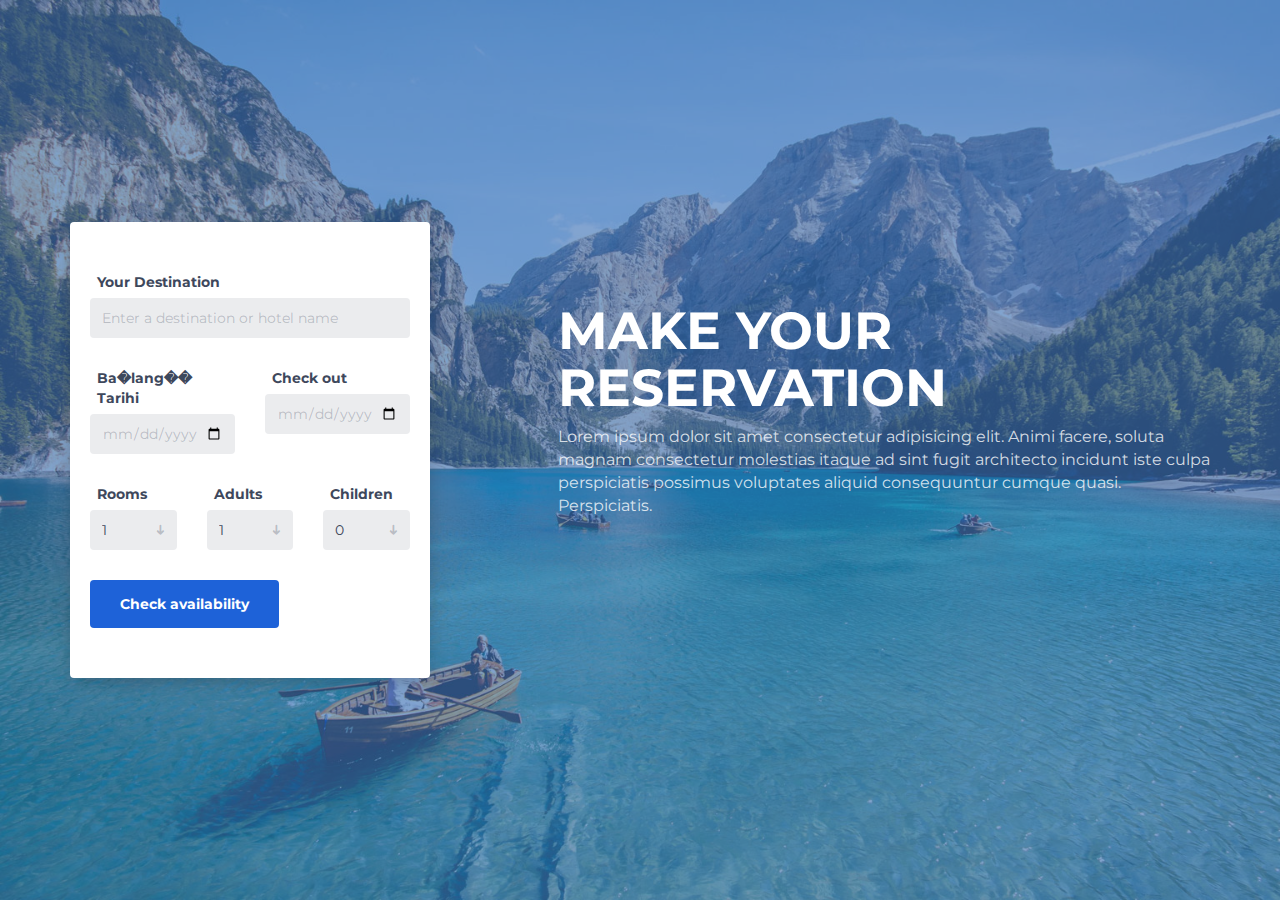
<file: TraversalCoreProject/wwwroot/colorlib-booking-1/index.html>
<!DOCTYPE html>
<html lang="en">

<head>
	<meta charset="utf-8">
	<meta http-equiv="X-UA-Compatible" content="IE=edge">
	<meta name="viewport" content="width=device-width, initial-scale=1">
	<!-- The above 3 meta tags *must* come first in the head; any other head content must come *after* these tags -->

	<title>Booking Form HTML Template</title>

	<!-- Google font -->
	<link href="https://fonts.googleapis.com/css?family=Montserrat:400,700" rel="stylesheet">

	<!-- Bootstrap -->
	<link type="text/css" rel="stylesheet" href="css/bootstrap.min.css" />

	<!-- Custom stlylesheet -->
	<link type="text/css" rel="stylesheet" href="css/style.css" />

	<!-- HTML5 shim and Respond.js for IE8 support of HTML5 elements and media queries -->
	<!-- WARNING: Respond.js doesn't work if you view the page via file:// -->
	<!--[if lt IE 9]>
		  <script src="https://oss.maxcdn.com/html5shiv/3.7.3/html5shiv.min.js"></script>
		  <script src="https://oss.maxcdn.com/respond/1.4.2/respond.min.js"></script>
		<![endif]-->

</head>

<body>
	<div id="booking" class="section">
		<div class="section-center">
			<div class="container">
				<div class="row">
					<div class="col-md-7 col-md-push-5">
						<div class="booking-cta">
							<h1>Make your reservation</h1>
							<p>Lorem ipsum dolor sit amet consectetur adipisicing elit. Animi facere, soluta magnam consectetur molestias itaque
								ad sint fugit architecto incidunt iste culpa perspiciatis possimus voluptates aliquid consequuntur cumque quasi.
								Perspiciatis.
							</p>
						</div>
					</div>
					<div class="col-md-4 col-md-pull-7">
						<div class="booking-form">
							<form>
								<div class="form-group">
									<span class="form-label">Your Destination</span>
									<input class="form-control" type="text" placeholder="Enter a destination or hotel name">
								</div>
								<div class="row">
									<div class="col-sm-6">
										<div class="form-group">
											<span class="form-label">Ba�lang�� Tarihi</span>
											<input class="form-control" name="StartDate" type="date" required>
										</div>
									</div>
									<div class="col-sm-6">
										<div class="form-group">
											<span class="form-label">Check out</span>
											<input class="form-control" name="EndDate" type="date" required>
										</div>
									</div>
								</div>
								<div class="row">
									<div class="col-sm-4">
										<div class="form-group">
											<span class="form-label">Rooms</span>
											<select name="RoomCount" class="form-control">
												<option value="1">1</option>
												<option value="2">2</option>
												<option value="3">3</option>
											</select>
											<span class="select-arrow"></span>
										</div>
									</div>
									<div class="col-sm-4">
										<div class="form-group">
											<span class="form-label">Adults</span>
											<select name="AdultCount" class="form-control">
												<option value="1">1</option>
												<option value="2">2</option>
												<option value="3">3</option>
												<option value="4">3</option>
												<option value="5">3</option>
											</select>
											<span class="select-arrow"></span>
										</div>
									</div>
									<div class="col-sm-4">
										<div class="form-group">
											<span class="form-label">Children</span>
											<select name="ChildrenCount" class="form-control">
												<option value="0">0</option>
												<option value="1">1</option>
												<option value="2">2</option>
												<option value="3">3</option>
												<option value="4">4</option>
											</select>
											<span class="select-arrow"></span>
										</div>
									</div>
								</div>
								<div class="form-btn">
									<button class="submit-btn">Check availability</button>
								</div>
							</form>
						</div>
					</div>
				</div>
			</div>
		</div>
	</div>
</body><!-- This templates was made by Colorlib (https://colorlib.com) -->

</html>
</file>
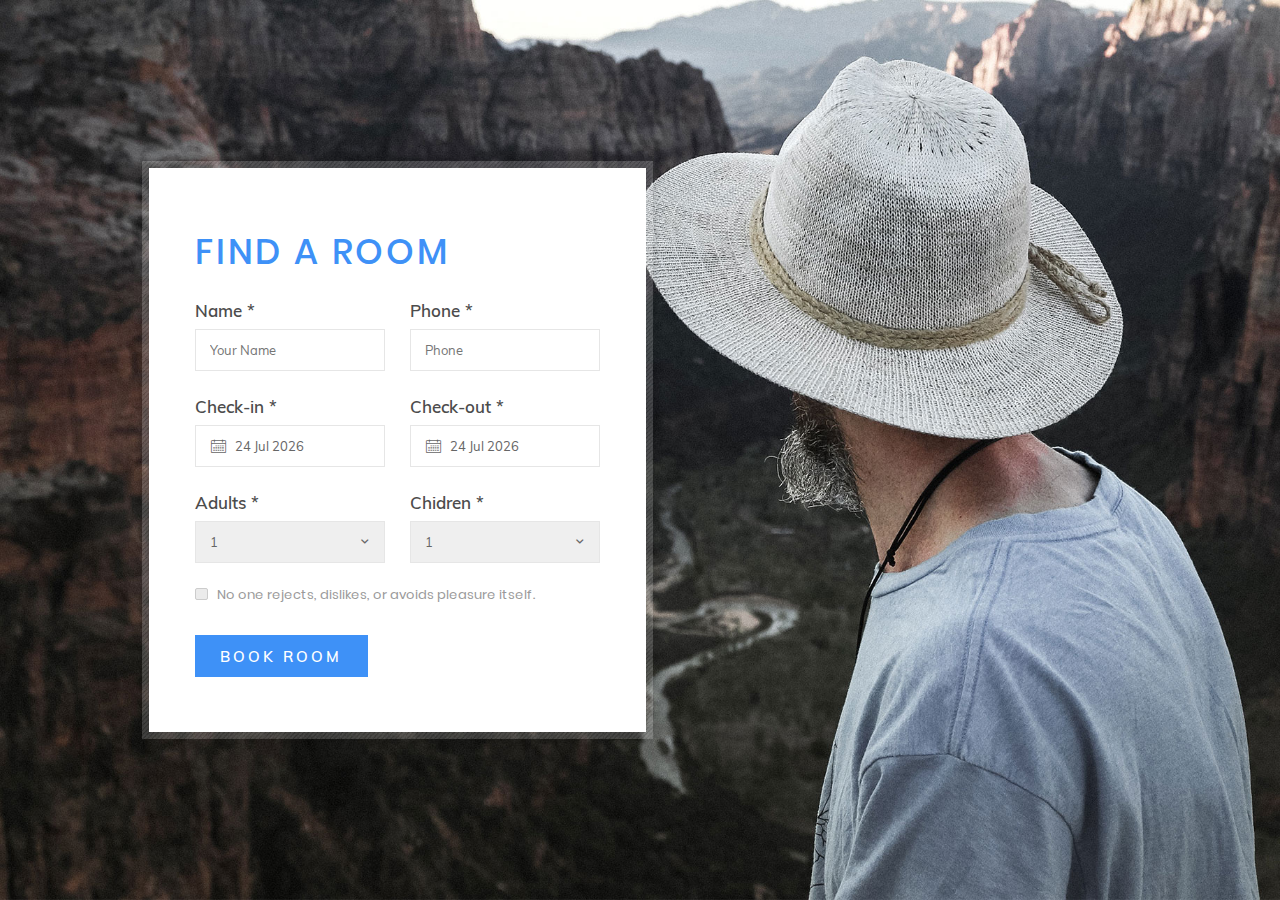
<file: TraversalCoreProject/wwwroot/colorlib-regform-25/index.html>
<!DOCTYPE html>
<html>
	<head>
		<meta charset="utf-8">
		<title>RegistrationForm_v9 by Colorlib</title>
		<meta name="viewport" content="width=device-width, initial-scale=1.0">

		<!-- LINEARICONS -->
		<link rel="stylesheet" href="fonts/linearicons/style.css">

		<!-- MATERIAL DESIGN ICONIC FONT -->
		<link rel="stylesheet" href="fonts/material-design-iconic-font/css/material-design-iconic-font.min.css">

		<!-- DATE-PICKER -->
		<link rel="stylesheet" href="vendor/date-picker/css/datepicker.min.css">
		
		<!-- STYLE CSS -->
		<link rel="stylesheet" href="css/style.css">
	</head>

	<body>

		<div class="wrapper">
			<div class="inner">
				<form action="">
					<h3>Find a Room</h3>
					<div class="form-row">
						<div class="form-wrapper">
							<label for="">Name *</label>
							<input type="text" class="form-control" placeholder="Your Name">
						</div>
						<div class="form-wrapper">
							<label for="">Phone *</label>
							<input type="text" class="form-control" placeholder="Phone">
						</div>
					</div>
					<div class="form-row">
						<div class="form-wrapper">
							<label for="">Check-in *</label>
							<span class="lnr lnr-calendar-full"></span>
							<input type="text" class="form-control datepicker-here" data-language='en' data-date-format="dd M yyyy" id="dp1">
						</div>
						<div class="form-wrapper">
							<label for="">Check-out *</label>
							<span class="lnr lnr-calendar-full"></span>
							<input type="text" class="form-control datepicker-here" data-language='en'  data-date-format="dd M yyyy" id="dp2">
						</div>
					</div>
					<div class="form-row last">
						<div class="form-wrapper">
							<label for="">Adults *</label>
							<select name="" id="" class="form-control">
								<option value="1">1</option>
								<option value="2">2</option>
								<option value="3">3</option>
								<option value="4">4</option>
								<option value="5">5</option>
								<option value="6">6</option>
							</select>
							<i class="zmdi zmdi-chevron-down"></i>
						</div>
						<div class="form-wrapper">
							<label for="">Chidren *</label>
							<select name="" id="" class="form-control">
								<option value="1">1</option>
								<option value="2">2</option>
								<option value="3">3</option>
								<option value="4">4</option>
								<option value="5">5</option>
								<option value="6">6</option>
							</select>
							<i class="zmdi zmdi-chevron-down"></i>
						</div>
					</div>
					<div class="checkbox">
						<label>
							<input type="checkbox"> No one rejects, dislikes, or avoids pleasure itself.
							<span class="checkmark"></span>
						</label>
					</div>
					<button data-text="Book Room">
						<span>Book Room</span>
					</button>
				</form>
			</div>
		</div>
		
		<script src="js/jquery-3.3.1.min.js"></script>

		<!-- DATE-PICKER -->
		<script src="vendor/date-picker/js/datepicker.js"></script>
		<script src="vendor/date-picker/js/datepicker.en.js"></script>

		<script src="js/main.js"></script>
	</body><!-- This templates was made by Colorlib (https://colorlib.com) -->
</html>
</file>
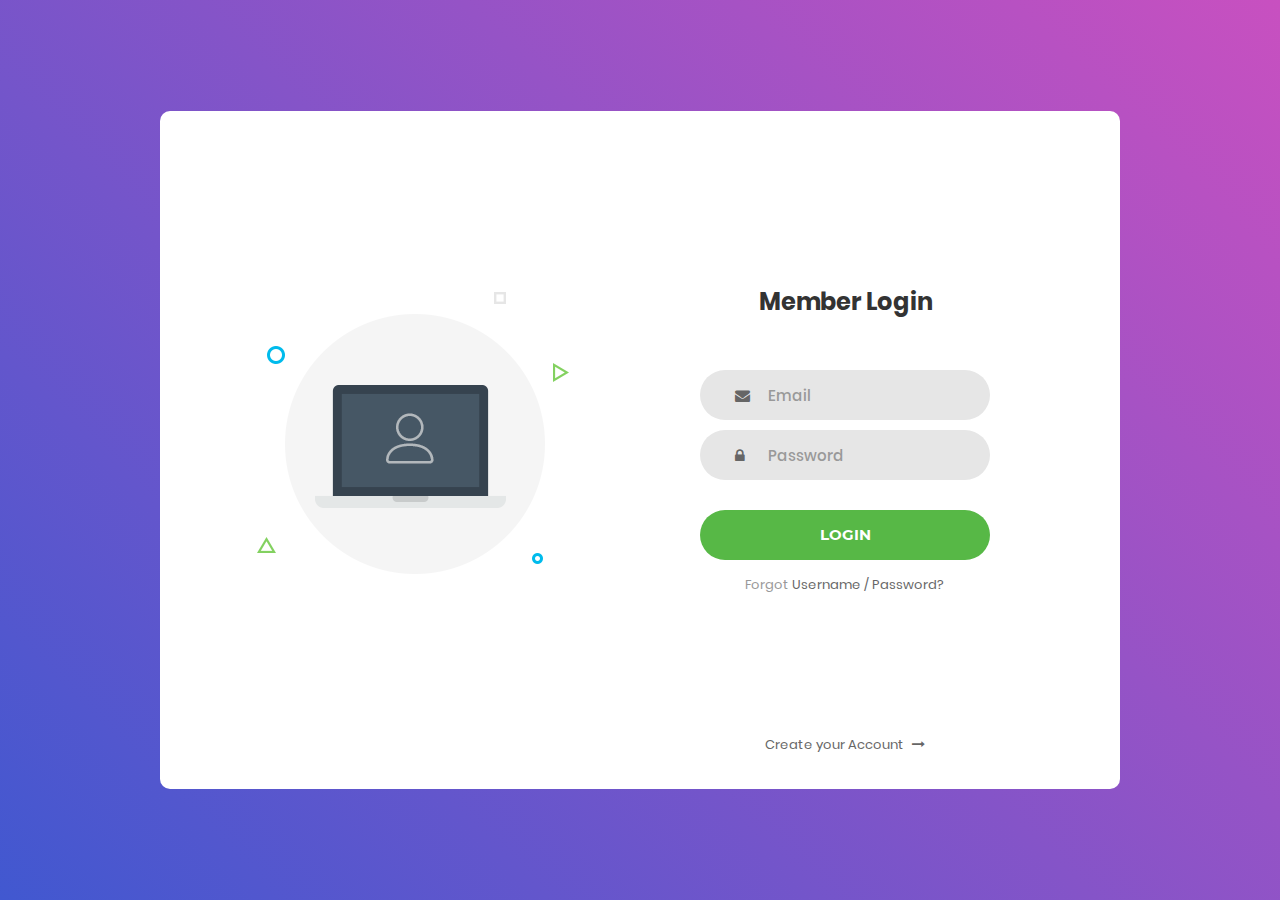
<file: TraversalCoreProject/wwwroot/Login_v1/index.html>
<!DOCTYPE html>
<html lang="en">
<head>
	<title>Login V1</title>
	<meta charset="UTF-8">
	<meta name="viewport" content="width=device-width, initial-scale=1">
<!--===============================================================================================-->	
	<link rel="icon" type="image/png" href="images/icons/favicon.ico"/>
<!--===============================================================================================-->
	<link rel="stylesheet" type="text/css" href="vendor/bootstrap/css/bootstrap.min.css">
<!--===============================================================================================-->
	<link rel="stylesheet" type="text/css" href="fonts/font-awesome-4.7.0/css/font-awesome.min.css">
<!--===============================================================================================-->
	<link rel="stylesheet" type="text/css" href="vendor/animate/animate.css">
<!--===============================================================================================-->	
	<link rel="stylesheet" type="text/css" href="vendor/css-hamburgers/hamburgers.min.css">
<!--===============================================================================================-->
	<link rel="stylesheet" type="text/css" href="vendor/select2/select2.min.css">
<!--===============================================================================================-->
	<link rel="stylesheet" type="text/css" href="css/util.css">
	<link rel="stylesheet" type="text/css" href="css/main.css">
<!--===============================================================================================-->
</head>
<body>
	
	<div class="limiter">
		<div class="container-login100">
			<div class="wrap-login100">
				<div class="login100-pic js-tilt" data-tilt>
					<img src="images/img-01.png" alt="IMG">
				</div>

				<form class="login100-form validate-form">
					<span class="login100-form-title">
						Member Login
					</span>

					<div class="wrap-input100 validate-input" data-validate = "Valid email is required: ex@abc.xyz">
						<input class="input100" type="text" name="email" placeholder="Email">
						<span class="focus-input100"></span>
						<span class="symbol-input100">
							<i class="fa fa-envelope" aria-hidden="true"></i>
						</span>
					</div>

					<div class="wrap-input100 validate-input" data-validate = "Password is required">
						<input class="input100" type="password" name="pass" placeholder="Password">
						<span class="focus-input100"></span>
						<span class="symbol-input100">
							<i class="fa fa-lock" aria-hidden="true"></i>
						</span>
					</div>
					
					<div class="container-login100-form-btn">
						<button class="login100-form-btn">
							Login
						</button>
					</div>

					<div class="text-center p-t-12">
						<span class="txt1">
							Forgot
						</span>
						<a class="txt2" href="#">
							Username / Password?
						</a>
					</div>

					<div class="text-center p-t-136">
						<a class="txt2" href="#">
							Create your Account
							<i class="fa fa-long-arrow-right m-l-5" aria-hidden="true"></i>
						</a>
					</div>
				</form>
			</div>
		</div>
	</div>
	
	

	
<!--===============================================================================================-->	
	<script src="vendor/jquery/jquery-3.2.1.min.js"></script>
<!--===============================================================================================-->
	<script src="vendor/bootstrap/js/popper.js"></script>
	<script src="vendor/bootstrap/js/bootstrap.min.js"></script>
<!--===============================================================================================-->
	<script src="vendor/select2/select2.min.js"></script>
<!--===============================================================================================-->
	<script src="vendor/tilt/tilt.jquery.min.js"></script>
	<script >
		$('.js-tilt').tilt({
			scale: 1.1
		})
	</script>
<!--===============================================================================================-->
	<script src="js/main.js"></script>

</body>
</html>
</file>
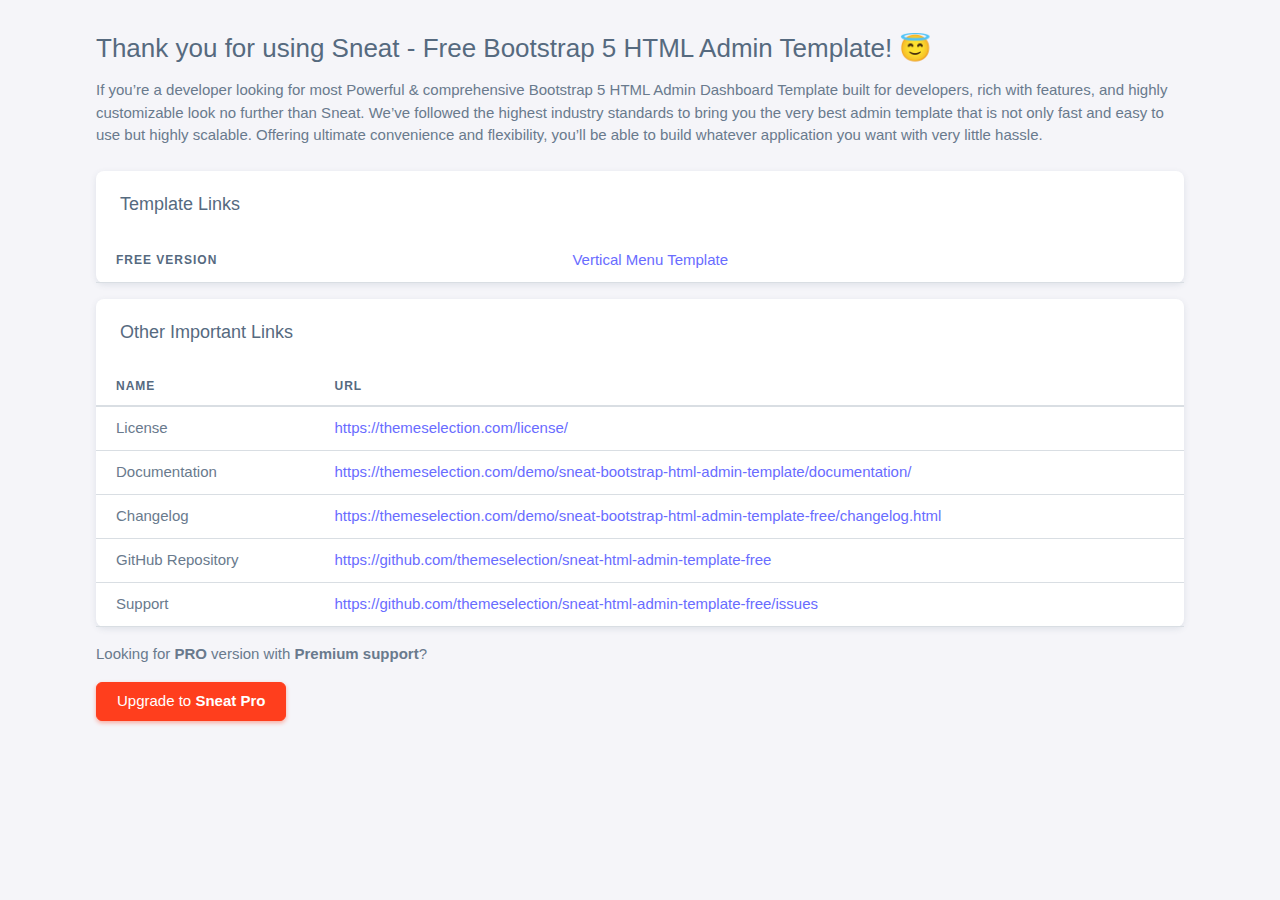
<file: TraversalCoreProject/wwwroot/sneat-1.0.0/index.html>
<!DOCTYPE html>


<html lang="en" class="light-style  customizer-hide" dir="ltr" data-theme="theme-default" data-assets-path="assets/"
  data-template="vertical-menu-template-no-customizer">

<head>
  <meta charset="utf-8" />
  <meta name="viewport"
    content="width=device-width, initial-scale=1.0, user-scalable=no, minimum-scale=1.0, maximum-scale=1.0" />

  <title>Sneat - Free Bootstrap 5 HTML Admin Template</title>

  <meta name="description" content="" />

  <!-- Favicon -->
  <link rel="icon" type="image/x-icon" href="assets/img/favicon/favicon.ico" />

  <!-- Fonts -->
  <link rel="preconnect" href="https://fonts.googleapis.com">
  <link rel="preconnect" href="https://fonts.gstatic.com" crossorigin>
  <link
    href="https://fonts.googleapis.com/css2?family=Open+Sans:ital,wght@0,300;0,400;0,500;0,600;0,700;1,300;1,400;1,500;1,600;1,700&display=swap"
    rel="stylesheet">

  <!-- Core CSS -->
  <link rel="stylesheet" href="assets/vendor/css/core.css" />
  <link rel="stylesheet" href="assets/vendor/css/theme-default.css" />
  <link rel="stylesheet" href="assets/css/demo.css" />
</head>

<body>

  <!-- Content -->
  <div class="container flex-grow-1 container-p-y my-2">
    <h3>Thank you for using Sneat - Free Bootstrap 5 HTML Admin Template! 😇</h3>
    <p>If you’re a developer looking for most Powerful & comprehensive Bootstrap 5 HTML Admin Dashboard Template built
      for developers, rich with features, and highly customizable look no further than Sneat. We’ve followed the highest
      industry standards to bring you the very best admin template that is not only fast and easy to use but highly
      scalable. Offering ultimate convenience and flexibility, you’ll be able to build whatever application you want
      with very little hassle.</p>

    <!-- Examples -->
    <div class="row mt-sm-4 mt-3">
      <div class="col-12 mb-3">
        <div class="card">
          <h5 class="card-header">Template Links</h5>
          <!-- Template Demo Links -->
          <table class="table">
            <tbody>
              <tr>
                <th>Free Version</th>
                <td><a href="html/index.html" target="_blank">Vertical Menu Template</a></td>
              </tr>
            </tbody>
          </table>
          <!--/ Template Demo Links -->
        </div>
      </div>

      <div class="col-12 mb-3">
        <div class="card">

          <h5 class="card-header">Other Important Links</h5>
          <!-- Other Links -->
          <table class="table">
            <thead>
              <tr>
                <th scope="col">Name</th>
                <th scope="col">URL</th>
              </tr>
            </thead>
            <tbody>

              <tr>
                <td>License </td>
                <td>
                  <a href="https://themeselection.com/license/" target="_blank">https://themeselection.com/license/</a>
                </td>
              </tr>

              <tr>
                <td>Documentation</td>
                <td>
                  <a href="https://themeselection.com/demo/sneat-bootstrap-html-admin-template/documentation/"
                    target="_blank">https://themeselection.com/demo/sneat-bootstrap-html-admin-template/documentation/</a>
                </td>
              </tr>

              <tr>
                <td>Changelog</td>
                <td>
                  <a href="https://themeselection.com/demo/sneat-bootstrap-html-admin-template-free/changelog.html"
                    target="_blank">https://themeselection.com/demo/sneat-bootstrap-html-admin-template-free/changelog.html</a>
                </td>
              </tr>


              <tr>
                <td>GitHub Repository</td>
                <td>
                  <a href="https://github.com/themeselection/sneat-html-admin-template-free"
                    target="_blank">https://github.com/themeselection/sneat-html-admin-template-free</a>
                </td>
              </tr>


              <tr>
                <td>Support</td>
                <td>
                  <a href="https://github.com/themeselection/sneat-html-admin-template-free/issues"
                    target="_blank">https://github.com/themeselection/sneat-html-admin-template-free/issues</a>
                </td>
              </tr>

            </tbody>
          </table>
          <!--/ Other Links -->
        </div>
      </div>

      <div class="col-12 mb-3">
        <p>Looking for <strong>PRO</strong> version with <strong>Premium support</strong>?</p>
        <div class="upgrade-to-pro">
          <a href="https://themeselection.com/products/sneat-bootstrap-html-admin-template/" target="_blank"
            class="btn btn-danger">Upgrade to <strong>Sneat Pro</strong></a>
        </div>
      </div>
    </div>
  </div>
  <!-- / Content -->

</body>

</html>
</file>
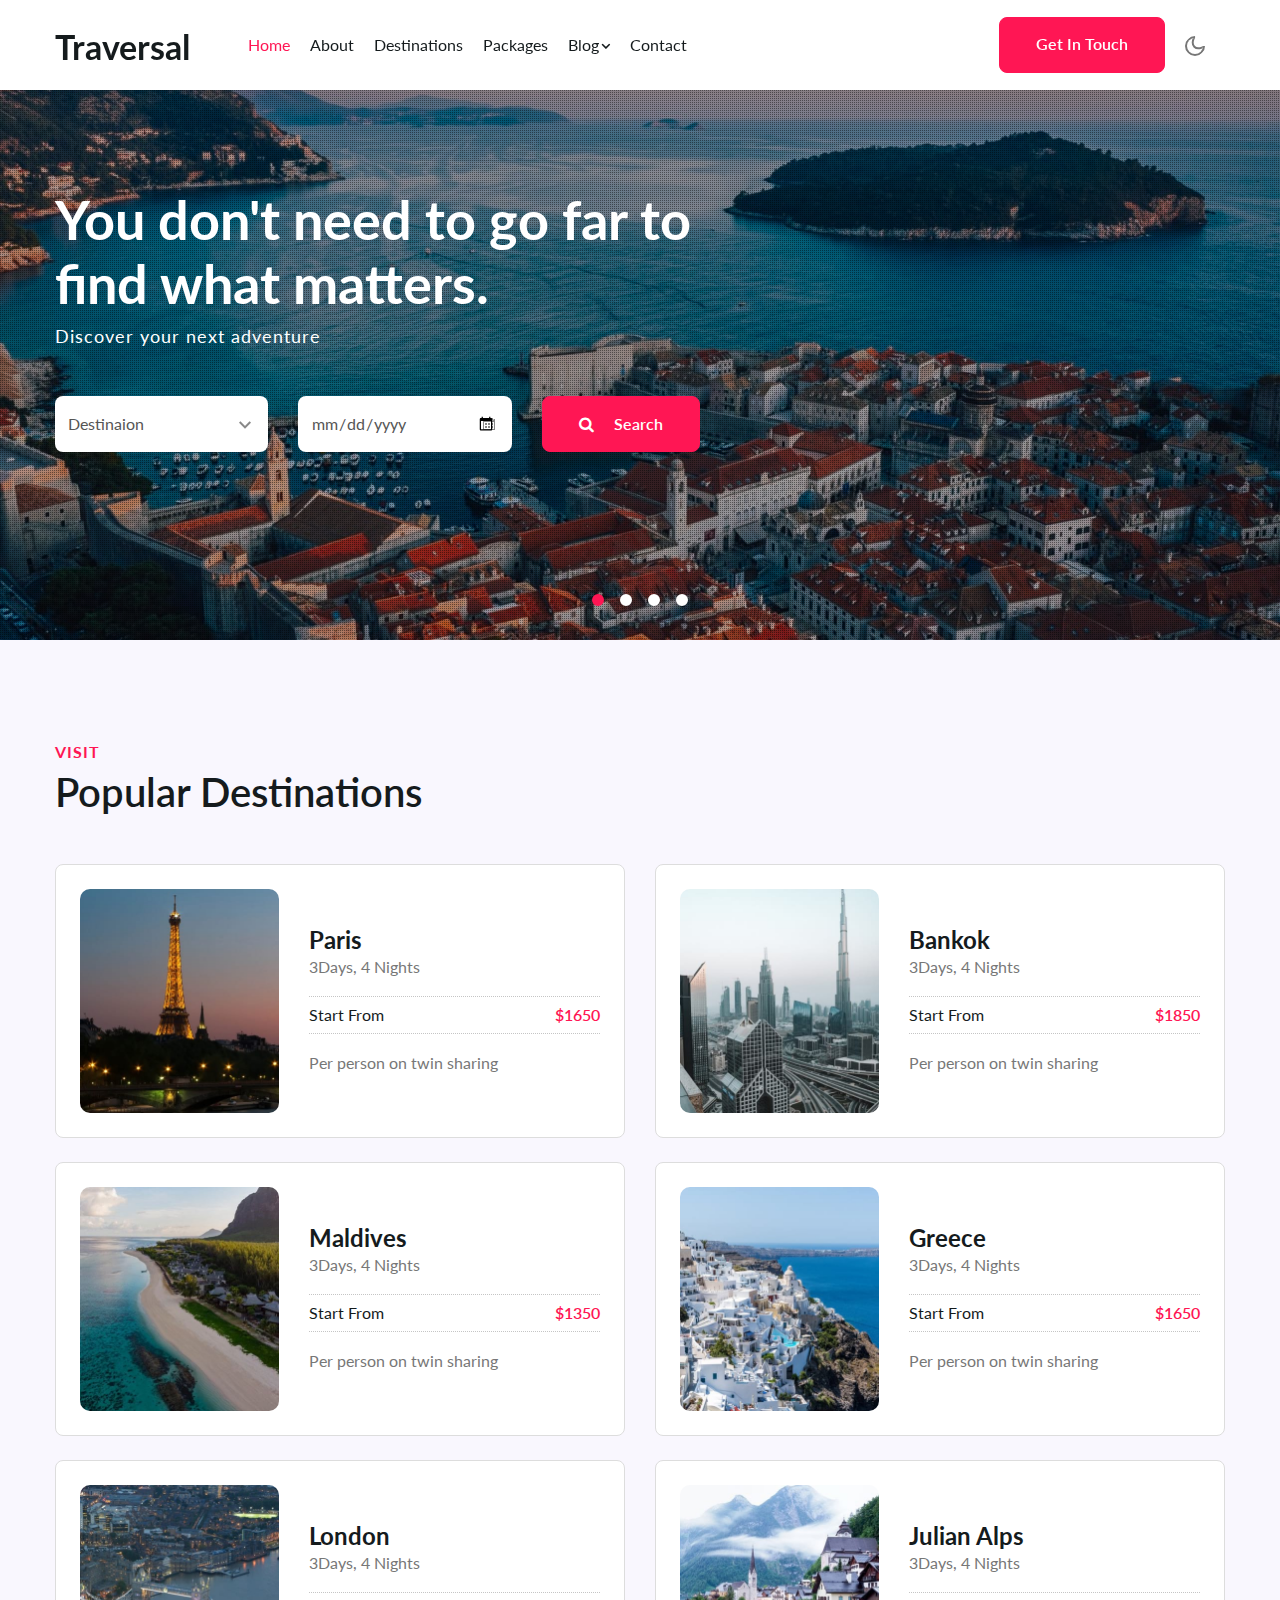
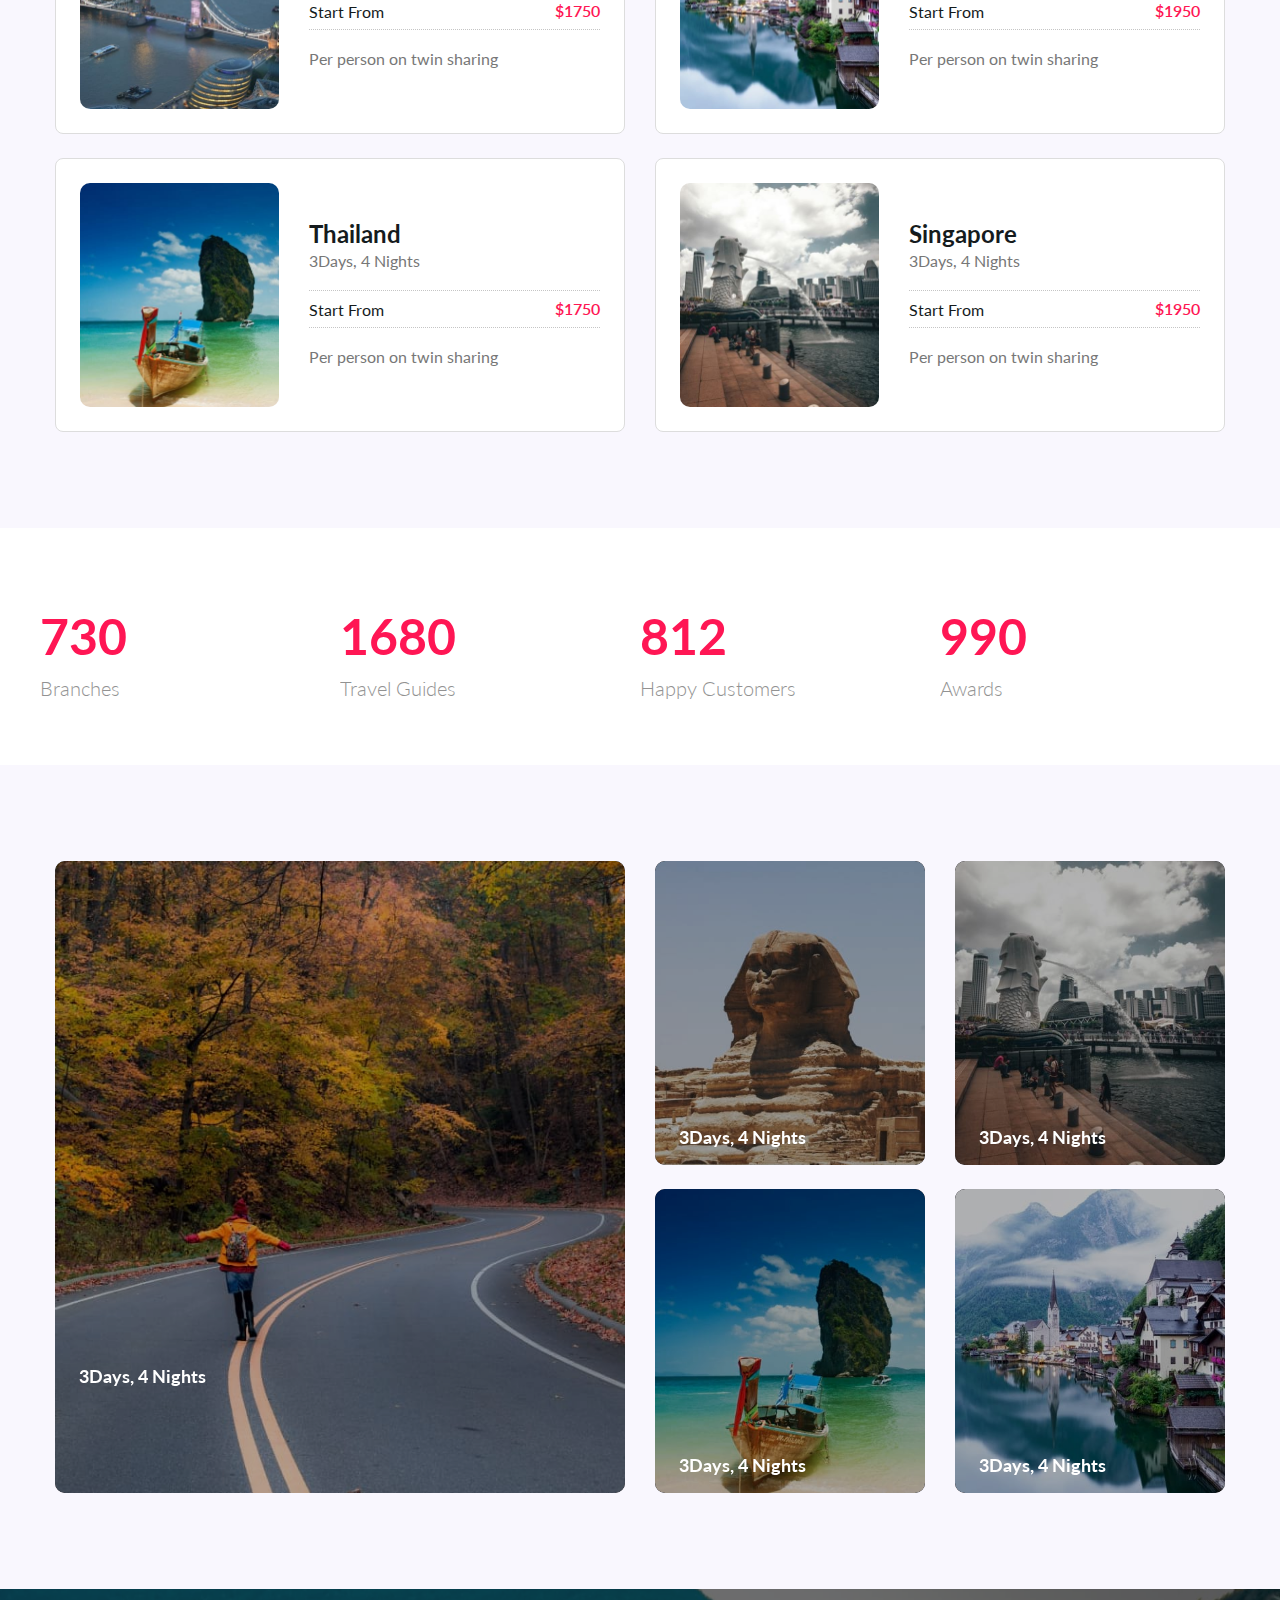
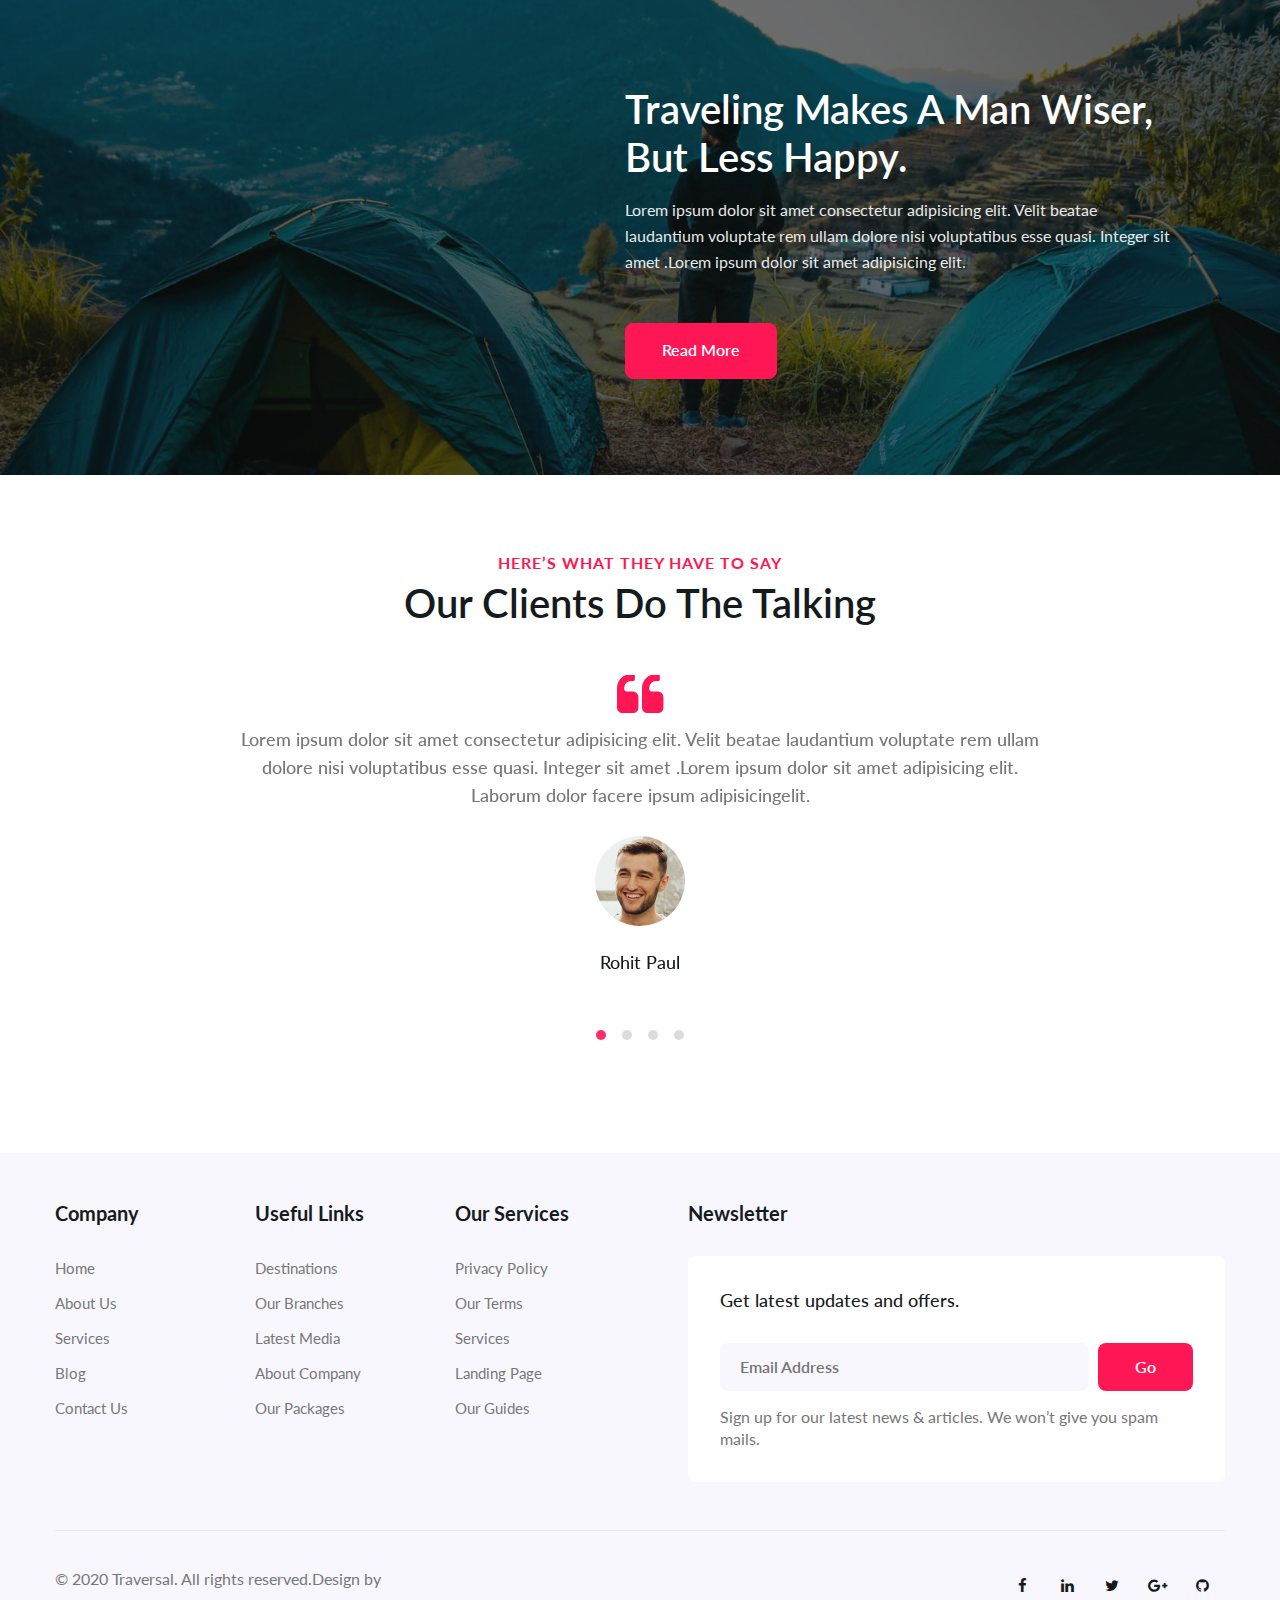
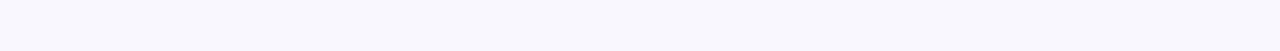
<file: TraversalCoreProject/wwwroot/Traversal-Liberty/index.html>
<!doctype html>
<html lang="zxx">

<head>
  <!-- Required meta tags -->
  <meta charset="utf-8">
  <meta name="viewport" content="width=device-width, initial-scale=1, shrink-to-fit=no">
  <title>Traversal Travel Category Bootstrap Responsive Template | Home </title>
  <!-- google fonts -->
  <link href="//fonts.googleapis.com/css2?family=Montserrat:wght@300;400;600;700&display=swap" rel="stylesheet">
  <link href="//fonts.googleapis.com/css2?family=Lato:ital,wght@0,300;0,400;0,700;1,400&display=swap"
    rel="stylesheet">
  <!-- google fonts -->
  <!-- Template CSS -->
  <link rel="stylesheet" href="assets/css/style-liberty.css">
  <!-- Template CSS -->
</head>

<body>
  <!--header-->
  <header id="site-header" class="fixed-top">
    <div class="container">
      <nav class="navbar navbar-expand-lg stroke">
        <h1><a class="navbar-brand mr-lg-5" href="index.html">
            Traversal
          </a></h1>
        <!-- if logo is image enable this   
      <a class="navbar-brand" href="#index.html">
          <img src="image-path" alt="Your logo" title="Your logo" style="height:35px;" />
      </a> -->
        <button class="navbar-toggler  collapsed bg-gradient" type="button" data-toggle="collapse"
          data-target="#navbarTogglerDemo02" aria-controls="navbarTogglerDemo02" aria-expanded="false"
          aria-label="Toggle navigation">
          <span class="navbar-toggler-icon fa icon-expand fa-bars"></span>
          <span class="navbar-toggler-icon fa icon-close fa-times"></span>
          </span>
        </button>

        <div class="collapse navbar-collapse" id="navbarTogglerDemo02">
          <ul class="navbar-nav mr-auto">
            <li class="nav-item active">
              <a class="nav-link" href="index.html">Home <span class="sr-only">(current)</span></a>
            </li>
            <li class="nav-item">
              <a class="nav-link" href="about.html">About</a>
            </li>
            <li class="nav-item">
              <a class="nav-link" href="services.html">Destinations</a>
            </li>
            <li class="nav-item">
              <a class="nav-link" href="pricing.html">Packages</a>
            </li>
            <li class="nav-item dropdown">
              <a class="nav-link dropdown-toggle" href="#" id="navbarDropdown1" role="button" data-toggle="dropdown"
                aria-haspopup="true" aria-expanded="false">
                Blog<span class="fa fa-angle-down"></span>
              </a>
              <div class="dropdown-menu" aria-labelledby="navbarDropdown1">
                <a class="dropdown-item" href="blog.html">Blog Posts</a>
                <a class="dropdown-item" href="blog-single.html">Blog single</a>
                <a class="dropdown-item" href="landing-single.html">Landing Page</a>
              </div>
            </li>
            <li class="nav-item">
              <a class="nav-link" href="contact.html">Contact</a>
            </li>

          </ul>
        </div>
        <div class="d-lg-block d-none">
          <a href="contact.html" class="btn btn-style btn-secondary">Get In Touch</a>
        </div>
        <!-- toggle switch for light and dark theme -->
        <div class="mobile-position">
          <nav class="navigation">
            <div class="theme-switch-wrapper">
              <label class="theme-switch" for="checkbox">
                <input type="checkbox" id="checkbox">
                <div class="mode-container">
                  <i class="gg-sun"></i>
                  <i class="gg-moon"></i>
                </div>
              </label>
            </div>
          </nav>
        </div>
        <!-- //toggle switch for light and dark theme -->
      </nav>
    </div>
  </header>
  <!-- //header -->
  <!--banner-slider-->
  <!-- main-slider -->
  <section class="w3l-main-slider" id="home">
    <div class="banner-content">
      <div id="demo-1"
        data-zs-src='["assets/images/banner1.jpg", "assets/images/banner2.jpg","assets/images/banner3.jpg", "assets/images/banner4.jpg"]'
        data-zs-overlay="dots">
        <div class="demo-inner-content">
          <div class="container">
            <div class="banner-infhny">
              <h3>You don't need to go far to find what matters.</h3>
              <h6 class="mb-3">Discover your next adventure</h6>
              <div class="flex-wrap search-wthree-field mt-md-5 mt-4">
                <form action="#" method="post" class="booking-form">
                  <div class="row book-form">
                    <div class="form-input col-md-4 mt-md-0 mt-3">

                      <select name="selectpicker" class="selectpicker">
                        <option value="">Destinaion</option>
                        <option value="africa">Africa</option>
                        <option value="america">America</option>
                        <option value="asia">Asia</option>
                        <option value="eastern-europe">Eastern Europe</option>
                        <option value="europe">Europe</option>
                        <option value="south-america">South America</option>
                      </select>

                    </div>
                    <div class="form-input col-md-4 mt-md-0 mt-3">

                      <input type="date" name="" placeholder="Date" required="">
                    </div>
                    <div class="bottom-btn col-md-4 mt-md-0 mt-3">
                      <button class="btn btn-style btn-secondary"><span class="fa fa-search mr-3"
                          aria-hidden="true"></span> Search</button>
                    </div>
                  </div>
                </form>
              </div>
            </div>
          </div>
        </div>
      </div>
    </div>
  </section>
  <!-- /main-slider -->
  <!-- //banner-slider-->

  <!--/grids-->
  <section class="w3l-grids-3 py-5">
    <div class="container py-md-5">
      <div class="title-content text-left mb-lg-5 mb-4">
        <h6 class="sub-title">Visit</h6>
        <h3 class="hny-title">Popular Destinations</h3>
      </div>
      <div class="row bottom-ab-grids">
  <!--/row-grids-->
        <div class="col-lg-6 subject-card mt-lg-0 mt-4">
          <div class="subject-card-header p-4">
            <a href="#" class="card_title p-lg-4d-block">
              <div class="row align-items-center">
                <div class="col-sm-5 subject-img">
                  <img src="assets/images/g1.jpg" class="img-fluid" alt="">
                </div>
                <div class="col-sm-7 subject-content mt-sm-0 mt-4">
                  <h4>Paris</h4>
                  <p>3Days, 4 Nights</p>
                  <div class="dst-btm">
                    <h6 class=""> Start From </h6>
                    <span>$1650</span>
                  </div>
                  <p class="sub-para">Per person on twin sharing</p>
                </div>
              </div>
            </a>
          </div>
        </div>
        <div class="col-lg-6 subject-card mt-lg-0 mt-4">
          <div class="subject-card-header p-4">
            <a href="#" class="card_title p-lg-4d-block">
              <div class="row align-items-center">
                <div class="col-sm-5 subject-img">
                  <img src="assets/images/g2.jpg" class="img-fluid" alt="">
                </div>
                <div class="col-sm-7 subject-content mt-sm-0 mt-4">
                  <h4>Bankok</h4>
                  <p>3Days, 4 Nights</p>
                  <div class="dst-btm">
                    <h6 class=""> Start From </h6>
                    <span>$1850</span>
                  </div>
                  <p class="sub-para">Per person on twin sharing</p>
                </div>
              </div>
            </a>
          </div>
        </div>
          <!--//row-grids-->
            <!--/row-grids-->
        <div class="col-lg-6 subject-card mt-4">
          <div class="subject-card-header p-4">
            <a href="#" class="card_title p-lg-4d-block">
              <div class="row align-items-center">
                <div class="col-sm-5 subject-img">
                  <img src="assets/images/g3.jpg" class="img-fluid" alt="">
                </div>
                <div class="col-sm-7 subject-content mt-sm-0 mt-4">
                  <h4>Maldives</h4>
                  <p>3Days, 4 Nights</p>
                  <div class="dst-btm">
                    <h6 class=""> Start From </h6>
                    <span>$1350</span>
                  </div>
                  <p class="sub-para">Per person on twin sharing</p>
                </div>
              </div>
            </a>
          </div>
        </div>
        <div class="col-lg-6 subject-card mt-4">
          <div class="subject-card-header p-4">
            <a href="#" class="card_title p-lg-4d-block">
              <div class="row align-items-center">
                <div class="col-sm-5 subject-img">
                  <img src="assets/images/g4.jpg" class="img-fluid" alt="">
                </div>
                <div class="col-sm-7 subject-content mt-sm-0 mt-4">
                  <h4>Greece</h4>
                  <p>3Days, 4 Nights</p>
                  <div class="dst-btm">
                    <h6 class=""> Start From </h6>
                    <span>$1650</span>
                  </div>
                  <p class="sub-para">Per person on twin sharing</p>
                </div>
              </div>
            </a>
          </div>
        </div>
          <!--//row-grids-->
            <!--/row-grids-->
        <div class="col-lg-6 subject-card mt-4">
          <div class="subject-card-header p-4">
            <a href="#" class="card_title p-lg-4d-block">
              <div class="row align-items-center">
                <div class="col-sm-5 subject-img">
                  <img src="assets/images/g5.jpg" class="img-fluid" alt="">
                </div>
                <div class="col-sm-7 subject-content mt-sm-0 mt-4">
                  <h4>London</h4>
                  <p>3Days, 4 Nights</p>
                  <div class="dst-btm">
                    <h6 class=""> Start From </h6>
                    <span>$1750</span>
                  </div>
                  <p class="sub-para">Per person on twin sharing</p>
                </div>
              </div>
            </a>
          </div>
        </div>
        <div class="col-lg-6 subject-card mt-4">
          <div class="subject-card-header p-4">
            <a href="#" class="card_title p-lg-4d-block">
              <div class="row align-items-center">
                <div class="col-sm-5 subject-img">
                  <img src="assets/images/g6.jpg" class="img-fluid" alt="">
                </div>
                <div class="col-sm-7 subject-content mt-sm-0 mt-4">
                  <h4>Julian Alps</h4>
                  <p>3Days, 4 Nights</p>
                  <div class="dst-btm">
                    <h6 class=""> Start From </h6>
                    <span>$1950</span>
                  </div>
                  <p class="sub-para">Per person on twin sharing</p>
                </div>
              </div>
            </a>
          </div>
        </div>
          <!--//row-grids-->
                  <!--/row-grids-->
        <div class="col-lg-6 subject-card mt-4">
          <div class="subject-card-header p-4">
            <a href="#" class="card_title p-lg-4d-block">
              <div class="row align-items-center">
                <div class="col-sm-5 subject-img">
                  <img src="assets/images/g7.jpg" class="img-fluid" alt="">
                </div>
                <div class="col-sm-7 subject-content mt-sm-0 mt-4">
                  <h4>Thailand</h4>
                  <p>3Days, 4 Nights</p>
                  <div class="dst-btm">
                    <h6 class=""> Start From </h6>
                    <span>$1750</span>
                  </div>
                  <p class="sub-para">Per person on twin sharing</p>
                </div>
              </div>
            </a>
          </div>
        </div>
        <div class="col-lg-6 subject-card mt-4">
          <div class="subject-card-header p-4">
            <a href="#" class="card_title p-lg-4d-block">
              <div class="row align-items-center">
                <div class="col-sm-5 subject-img">
                  <img src="assets/images/g8.jpg" class="img-fluid" alt="">
                </div>
                <div class="col-sm-7 subject-content mt-sm-0 mt-4">
                  <h4>Singapore</h4>
                  <p>3Days, 4 Nights</p>
                  <div class="dst-btm">
                    <h6 class=""> Start From </h6>
                    <span>$1950</span>
                  </div>
                  <p class="sub-para">Per person on twin sharing</p>
                </div>
              </div>
            </a>
          </div>
        </div>
          <!--//row-grids-->
      </div>
    </div>
  </section>
  <!--//grids-->
  <!-- stats -->
  <section class="w3l-stats py-5" id="stats">
    <div class="gallery-inner container py-lg-0 py-3">
      <div class="row stats-con pb-lg-3">
        <div class="col-lg-3 col-6 stats_info counter_grid">
          <p class="counter">730</p>
          <h4>Branches</h4>
        </div>
        <div class="col-lg-3 col-6 stats_info counter_grid1">
          <p class="counter">1680</p>
          <h4>Travel Guides</h4>
        </div>
        <div class="col-lg-3 col-6 stats_info counter_grid mt-lg-0 mt-5">
          <p class="counter">812</p>
          <h4>Happy Customers</h4>
        </div>
        <div class="col-lg-3 col-6 stats_info counter_grid2 mt-lg-0 mt-5">
          <p class="counter">990</p>
          <h4>Awards</h4>
        </div>
      </div>
    </div>
  </section>
  <!-- //stats -->
  <!--/-->
  <div class="best-rooms py-5">
    <div class="container py-md-5">
        <div class="ban-content-inf row">
            <div class="maghny-gd-1 col-lg-6">
              <div class="maghny-grid">
                <figure class="effect-lily border-radius  m-0">
                    <img class="img-fluid" src="assets/images/g10.jpg" alt="" />
                    <figcaption>
                        <div>
                            <h4>3Days, 4 Nights</h4>
                            <p>From 1720$ </p>
                        </div>

                    </figcaption>
                </figure>
            </div>
            </div>
            <div class="maghny-gd-1 col-lg-6 mt-lg-0 mt-4">
                <div class="row">
                    <div class="maghny-gd-1 col-6">
                        <div class="maghny-grid">
                            <figure class="effect-lily border-radius">
                                <img class="img-fluid" src="assets/images/g9.jpg" alt="" />
                                <figcaption>
                                    <div>
                                        <h4>3Days, 4 Nights</h4>
                                        <p>From 1220$ </p>
                                    </div>

                                </figcaption>
                            </figure>
                        </div>
                    </div>
                    <div class="maghny-gd-1 col-6">
                        <div class="maghny-grid">
                            <figure class="effect-lily border-radius">
                                <img class="img-fluid" src="assets/images/g8.jpg" alt="" />
                                <figcaption>
                                    <div>
                                        <h4>3Days, 4 Nights</h4>
                                        <p>From 1620$ </p>
                                    </div>

                                </figcaption>
                            </figure>
                        </div>
                    </div>
                    <div class="maghny-gd-1 col-6 mt-4">
                        <div class="maghny-grid">
                            <figure class="effect-lily border-radius">
                                <img class="img-fluid" src="assets/images/g7.jpg" alt="" />
                                <figcaption>
                                    <div>
                                        <h4>3Days, 4 Nights</h4>
                                        <p>From 1820$ </p>
                                    </div>

                                </figcaption>
                            </figure>
                        </div>
                    </div>
                    <div class="maghny-gd-1 col-6 mt-4">
                        <div class="maghny-grid">
                            <figure class="effect-lily border-radius">
                                <img class="img-fluid" src="assets/images/g6.jpg" alt="" />
                                <figcaption>
                                    <div>
                                        <h4>3Days, 4 Nights</h4>
                                        <p>From 1520$ </p>
                                    </div>

                                </figcaption>
                            </figure>
                        </div>
                    </div>
                </div>
            </div>
        </div>
    </div>
</div>
  <!-- //stats -->
  <!--/w3l-bottom-->
  <section class="w3l-bottom py-5">
    <div class="container py-md-4 py-3 text-center">
      <div class="row my-lg-4 mt-4">
        <div class="col-lg-9 col-md-10 ml-auto">
          <div class="bottom-info ml-auto">
            <div class="header-section text-left">
              <h3 class="hny-title two">Traveling makes a man wiser, but less happy.</h3>
              <p class="mt-3 pr-lg-5">Lorem ipsum dolor sit amet consectetur adipisicing elit. Velit beatae laudantium
                voluptate rem ullam dolore nisi voluptatibus esse quasi. Integer sit amet .Lorem ipsum dolor sit
                amet adipisicing elit.</p>
              <a href="about.html" class="btn btn-style btn-secondary mt-5">Read More</a>
            </div>
           

          </div>
        </div>
      </div>
    </div>
  </section>
  <!--//w3l-bottom-->
  <!-- testimonials -->
  <section class="w3l-clients" id="clients">
    <!-- /grids -->
    <div class="cusrtomer-layout py-5">
      <div class="container py-lg-4 py-md-3 pb-lg-0">
        <div class="heading text-center mx-auto">
          <h6 class="sub-title text-center">Here’s what they have to say</h6>
          <h3 class="hny-title mb-md-5 mb-4">our clients do the talking</h3>
        </div>
        <!-- /grids -->
        <div class="testimonial-width">
          <div id="owl-demo1" class="owl-two owl-carousel owl-theme">
            <div class="item">
              <div class="testimonial-content">
                <div class="testimonial">
                  <blockquote>
                    <span class="fa fa-quote-left" aria-hidden="true"></span>
                    Lorem ipsum dolor sit amet consectetur adipisicing elit. Velit beatae laudantium
                    voluptate rem ullam dolore nisi voluptatibus esse quasi. Integer sit amet .Lorem ipsum dolor sit
                    amet adipisicing elit. Laborum dolor facere ipsum adipisicingelit.
                  </blockquote>
                  <div class="testi-des">
                    <div class="test-img"><img src="assets/images/c1.jpg" class="img-fluid" alt="client-img">
                    </div>
                    <div class="peopl align-self">
                      <h3>Rohit Paul</h3>
                      <p class="indentity">Example City</p>
                    </div>
                  </div>
                </div>
              </div>
            </div>
            <div class="item">
              <div class="testimonial-content">
                <div class="testimonial">
                  <blockquote>
                    <span class="fa fa-quote-left" aria-hidden="true"></span>
                    Lorem ipsum dolor sit amet consectetur adipisicing elit. Velit beatae laudantium
                    voluptate rem ullam dolore nisi voluptatibus esse quasi. Integer sit amet .Lorem ipsum dolor sit
                    amet adipisicing elit. Laborum dolor facere ipsum adipisicingelit.
                  </blockquote>
                  <div class="testi-des">
                    <div class="test-img"><img src="assets/images/c2.jpg" class="img-fluid" alt="client-img">
                    </div>
                    <div class="peopl align-self">
                      <h3>Shveta</h3>
                      <p class="indentity">Example City</p>
                    </div>
                  </div>
                </div>
              </div>
            </div>
            <div class="item">
              <div class="testimonial-content">
                <div class="testimonial">
                  <blockquote>
                    <span class="fa fa-quote-left" aria-hidden="true"></span>
                    Lorem ipsum dolor sit amet consectetur adipisicing elit. Velit beatae laudantium
                    voluptate rem ullam dolore nisi voluptatibus esse quasi. Integer sit amet .Lorem ipsum dolor sit
                    amet adipisicing elit. Laborum dolor facere ipsum adipisicingelit.
                  </blockquote>
                  <div class="testi-des">
                    <div class="test-img"><img src="assets/images/c3.jpg" class="img-fluid" alt="client-img">
                    </div>
                    <div class="peopl align-self">
                      <h3>Roy Linderson</h3>
                      <p class="indentity">Example City</p>
                    </div>
                  </div>
                </div>
              </div>
            </div>
            <div class="item">
              <div class="testimonial-content">
                <div class="testimonial">
                  <blockquote>
                    <span class="fa fa-quote-left" aria-hidden="true"></span>
                    Lorem ipsum dolor sit amet consectetur adipisicing elit. Velit beatae laudantium
                    voluptate rem ullam dolore nisi voluptatibus esse quasi. Integer sit amet .Lorem ipsum dolor sit
                    amet adipisicing elit. Laborum dolor facere ipsum adipisicingelit.
                  </blockquote>
                  <div class="testi-des">
                    <div class="test-img"><img src="assets/images/c4.jpg" class="img-fluid" alt="client-img">
                    </div>
                    <div class="peopl align-self">
                      <h3>Mike Thyson</h3>
                      <p class="indentity">Example City</p>
                    </div>
                  </div>
                </div>
              </div>
            </div>


          </div>
        </div>
      </div>
      <!-- /grids -->
    </div>
    <!-- //grids -->
  </section>
  <!-- //testimonials -->

  <!--/w3l-footer-29-main-->
  <footer>
    <!-- footer -->
    <section class="w3l-footer">
      <div class="w3l-footer-16-main py-5">
        <div class="container">
          <div class="row">
            <div class="col-lg-6 column">
              <div class="row">
                <div class="col-md-4 column">
                  <h3>Company</h3>
                  <ul class="footer-gd-16">
                    <li><a href="index.html">Home</a></li>
                    <li><a href="about.html">About Us</a></li>
                    <li><a href="services.html">Services</a></li>
                    <li><a href="blog.html">Blog</a></li>
                    <li><a href="contact.html">Contact Us</a></li>
                  </ul>
                </div>
                <div class="col-md-4 column mt-md-0 mt-4">
                  <h3>Useful Links</h3>
                  <ul class="footer-gd-16">
                    <li><a href="#url">Destinations</a></li>
                    <li><a href="#url">Our Branches</a></li>
                    <li><a href="#url">Latest Media</a></li>
                    <li><a href="about.html">About Company</a></li>
                    <li><a href="#url">Our Packages</a></li>
                  </ul>
                </div>
                <div class="col-md-4 column mt-md-0 mt-4">
                  <h3>Our Services</h3>
                  <ul class="footer-gd-16">
                    <li><a href="#url">Privacy Policy</a></li>
                    <li><a href="#url">Our Terms</a></li>
                    <li><a href="services.html">Services</a></li>
                    <li><a href="landing-single.html">Landing Page</a></li>
                    <li><a href="#url">Our Guides</a></li>
                  </ul>
                </div>
              </div>
            </div>
            <div class="col-lg-6 col-md-12 column pl-lg-5 column4 mt-lg-0 mt-5">
              <h3>Newsletter </h3>
              <div class="end-column">
                <h4>Get latest updates and offers.</h4>
                <form action="#" class="subscribe" method="post">
                  <input type="email" name="email" placeholder="Email Address" required="">
                  <button type="submit">Go</button>
                </form>
                <p>Sign up for our latest news & articles. We won’t give you spam mails.</p>
              </div>
            </div>
          </div>
          <div class="d-flex below-section justify-content-between align-items-center pt-4 mt-5">
            <div class="columns text-lg-left text-center">
              <p>&copy; 2020 Traversal. All rights reserved.Design by <a href="https://w3layouts.com/" target="_blank">
               
              </p>
            </div>
            <div class="columns-2 mt-lg-0 mt-3">
              <ul class="social">
                <li><a href="#facebook"><span class="fa fa-facebook" aria-hidden="true"></span></a>
                </li>
                <li><a href="#linkedin"><span class="fa fa-linkedin" aria-hidden="true"></span></a>
                </li>
                <li><a href="#twitter"><span class="fa fa-twitter" aria-hidden="true"></span></a>
                </li>
                <li><a href="#google"><span class="fa fa-google-plus" aria-hidden="true"></span></a>
                </li>
                <li><a href="#github"><span class="fa fa-github" aria-hidden="true"></span></a>
                </li>
              </ul>
            </div>
          </div>
        </div>
      </div>
  
      <!-- move top -->
      <button onclick="topFunction()" id="movetop" title="Go to top">
        <span class="fa fa-angle-up"></span>
      </button>
      <script>
        // When the user scrolls down 20px from the top of the document, show the button
        window.onscroll = function () {
          scrollFunction()
        };
  
        function scrollFunction() {
          if (document.body.scrollTop > 20 || document.documentElement.scrollTop > 20) {
            document.getElementById("movetop").style.display = "block";
          } else {
            document.getElementById("movetop").style.display = "none";
          }
        }
  
        // When the user clicks on the button, scroll to the top of the document
        function topFunction() {
          document.body.scrollTop = 0;
          document.documentElement.scrollTop = 0;
        }
      </script>
      <!-- //move top -->
      <script>
        $(function () {
          $('.navbar-toggler').click(function () {
            $('body').toggleClass('noscroll');
          })
        });
      </script>
    </section>
    <!-- //footer -->
  </footer>
  <!-- Template JavaScript -->
  <script src="assets/js/jquery-3.3.1.min.js"></script>
  <script src="assets/js/theme-change.js"></script>
  <!--/slider-js-->
  <script src="assets/js/jquery.min.js"></script>
  <script src="assets/js/modernizr-2.6.2.min.js"></script>
  <script src="assets/js/jquery.zoomslider.min.js"></script>
  <!--//slider-js-->
  <script src="assets/js/owl.carousel.js"></script>
  <!-- script for tesimonials carousel slider -->
  <script>
    $(document).ready(function () {
      $("#owl-demo1").owlCarousel({
        loop: true,
        margin: 20,
        nav: false,
        responsiveClass: true,
        responsive: {
          0: {
            items: 1,
            nav: false
          },
          736: {
            items: 1,
            nav: false
          },
          1000: {
            items: 1,
            nav: false,
            loop: true
          }
        }
      })
    })
  </script>
  <!-- //script for tesimonials carousel slider -->
  <!-- stats number counter-->
  <script src="assets/js/jquery.waypoints.min.js"></script>
  <script src="assets/js/jquery.countup.js"></script>
  <script>
    $('.counter').countUp();
  </script>
  <!-- //stats number counter -->
  <!--/MENU-JS-->
  <script>
    $(window).on("scroll", function () {
      var scroll = $(window).scrollTop();

      if (scroll >= 80) {
        $("#site-header").addClass("nav-fixed");
      } else {
        $("#site-header").removeClass("nav-fixed");
      }
    });

    //Main navigation Active Class Add Remove
    $(".navbar-toggler").on("click", function () {
      $("header").toggleClass("active");
    });
    $(document).on("ready", function () {
      if ($(window).width() > 991) {
        $("header").removeClass("active");
      }
      $(window).on("resize", function () {
        if ($(window).width() > 991) {
          $("header").removeClass("active");
        }
      });
    });
  </script>
  <!--//MENU-JS-->

  <script src="assets/js/bootstrap.min.js"></script>

</body>

</html>
</file>
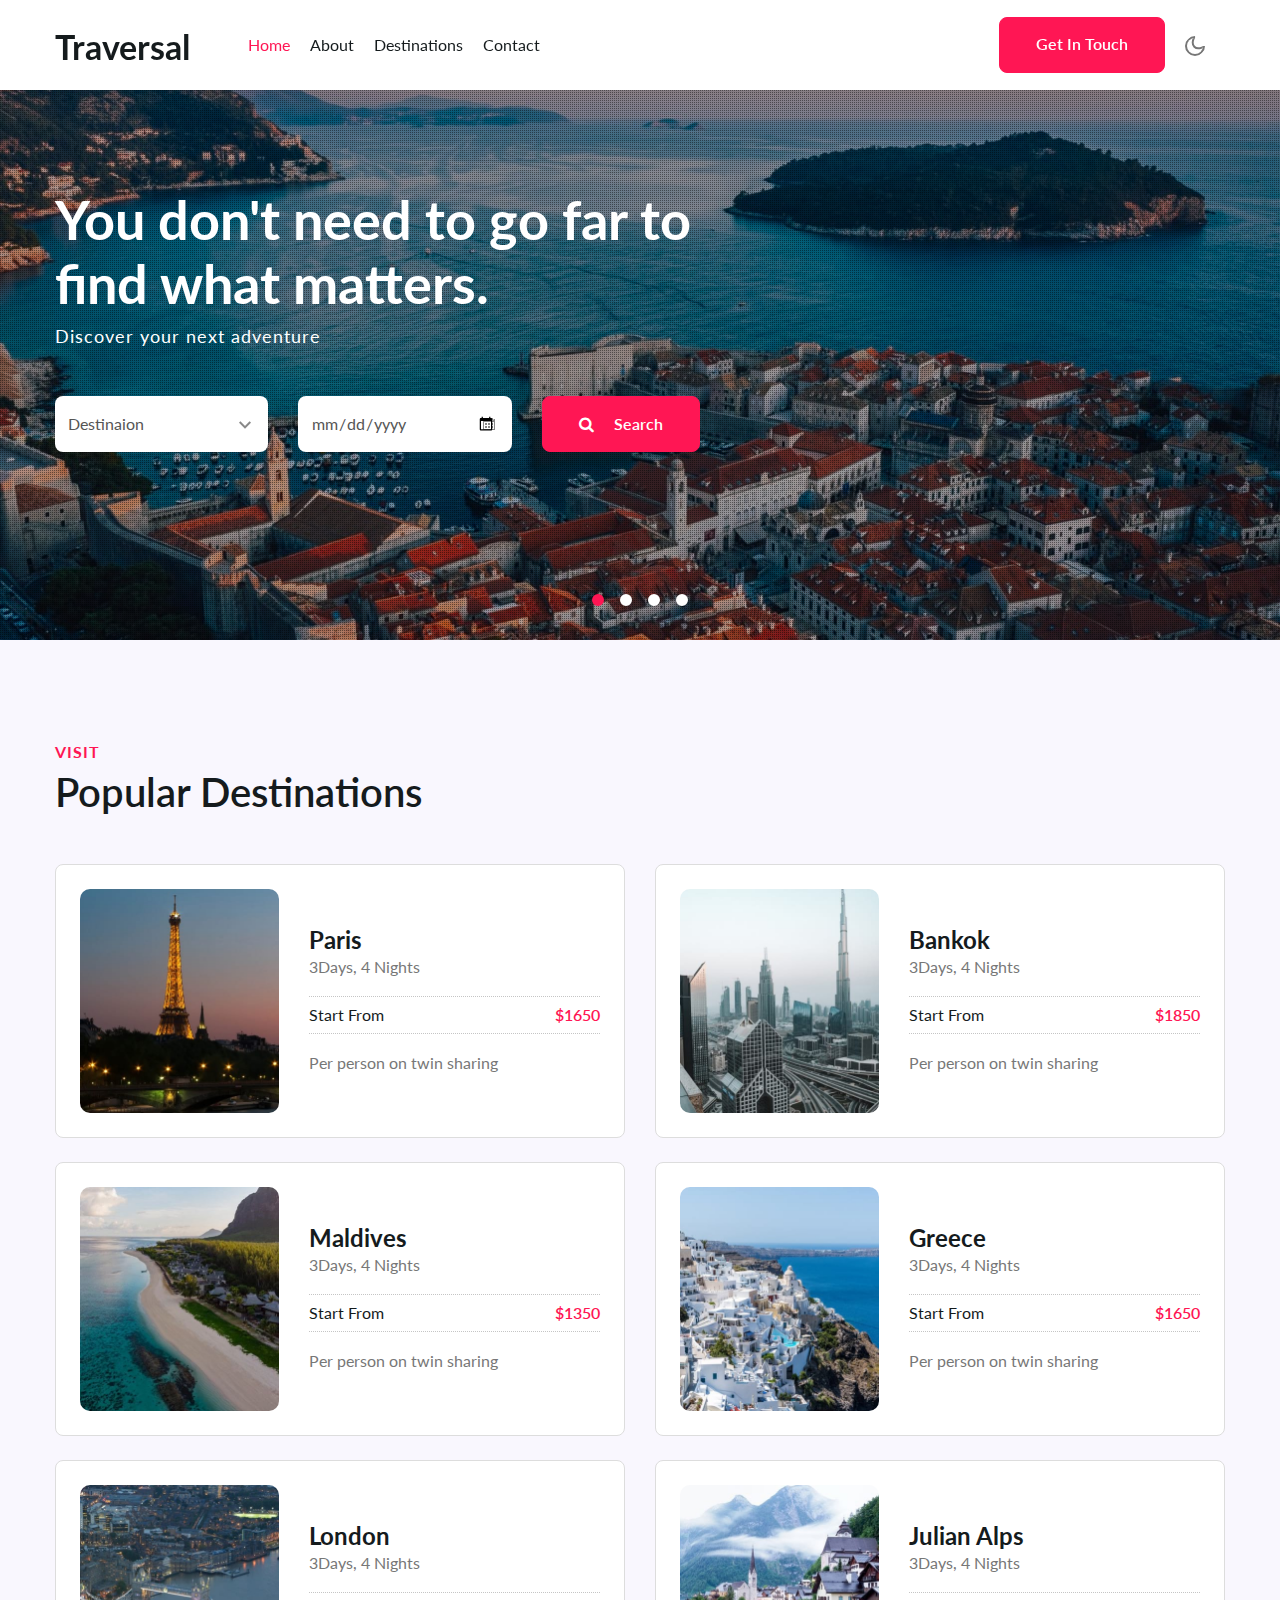
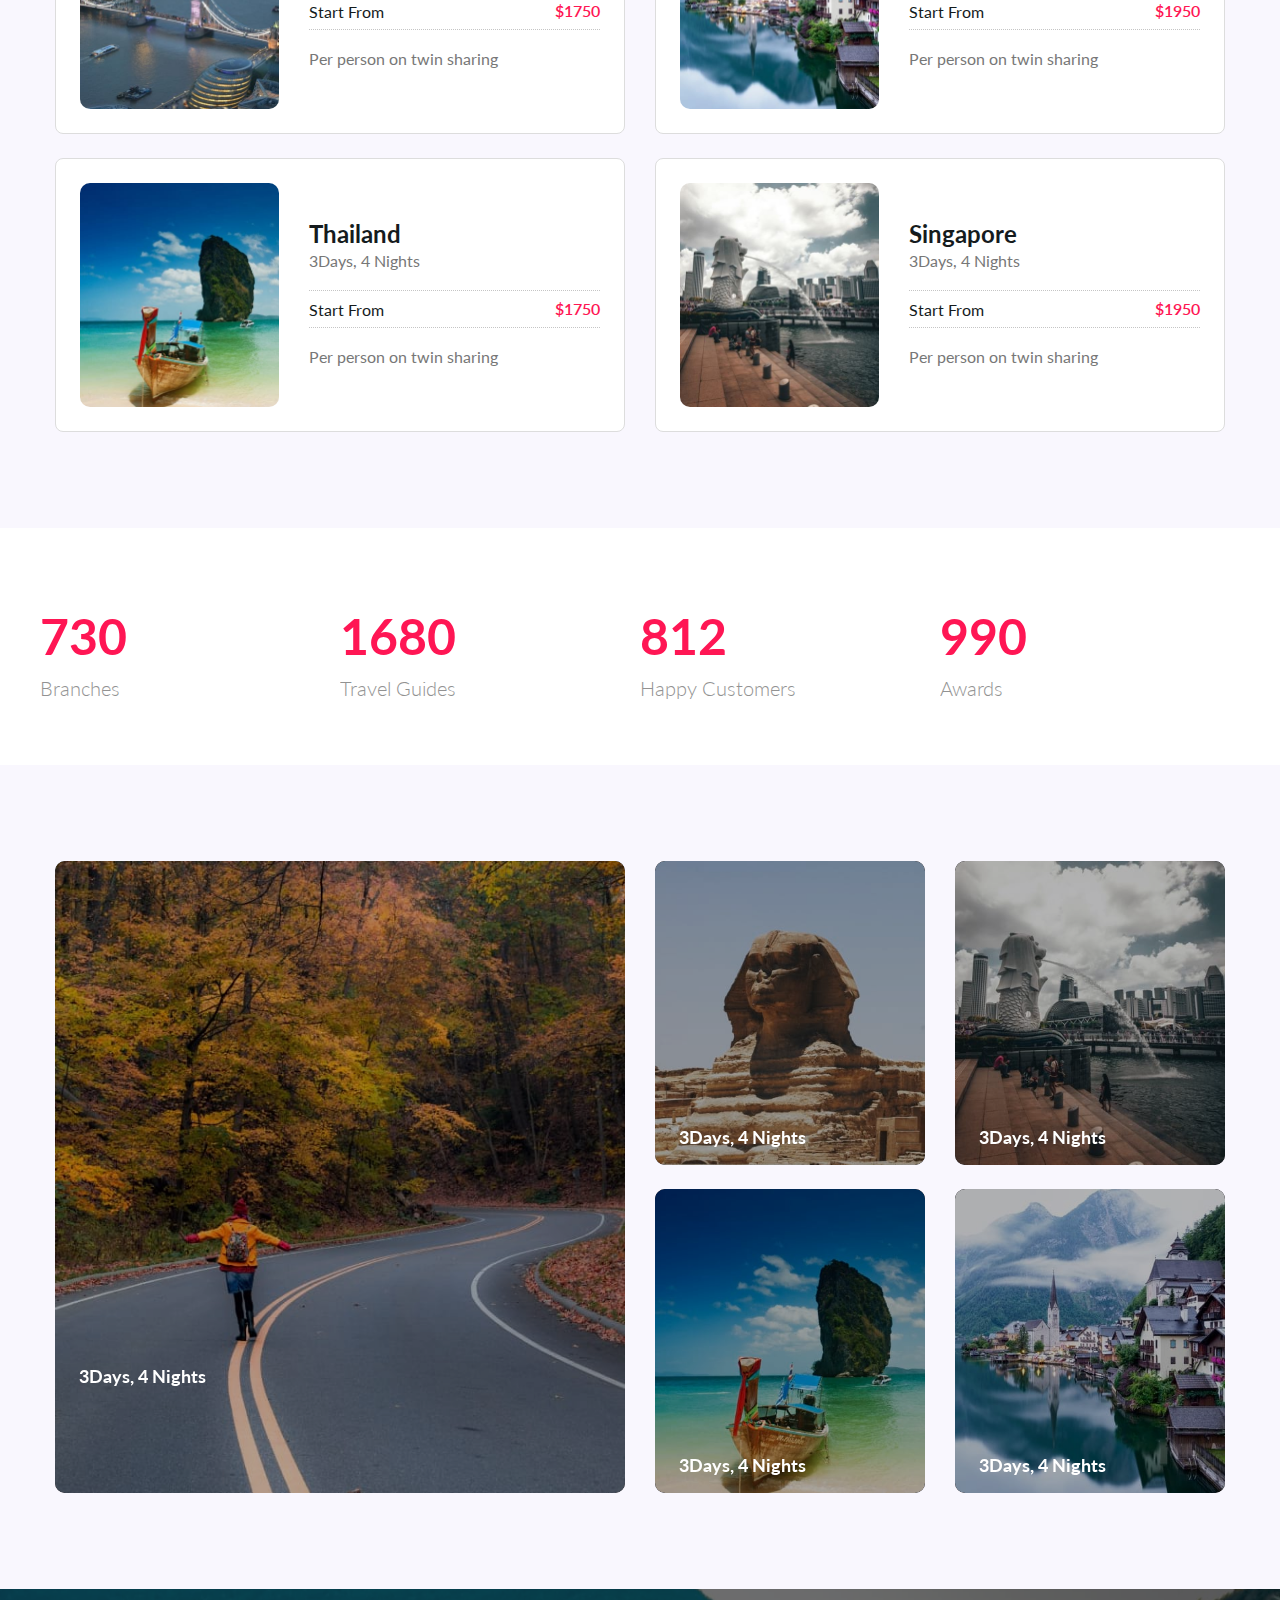
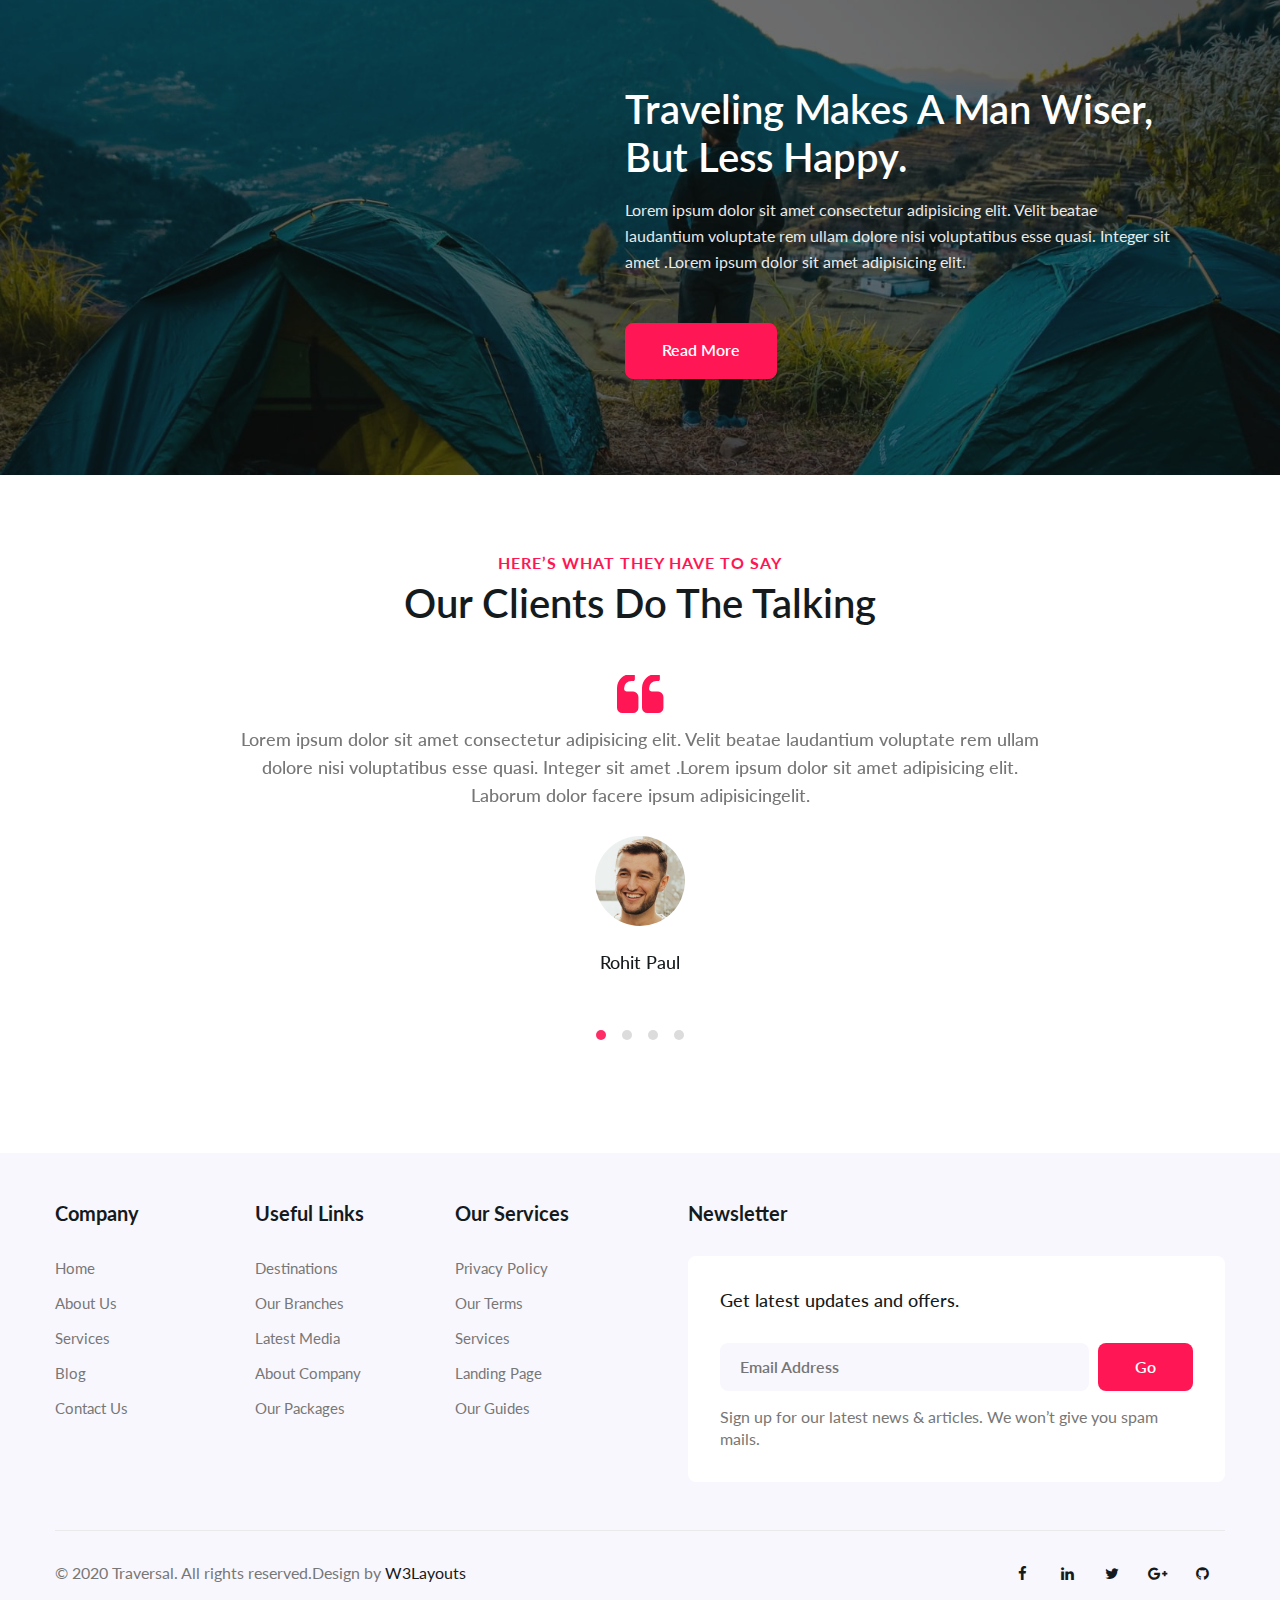
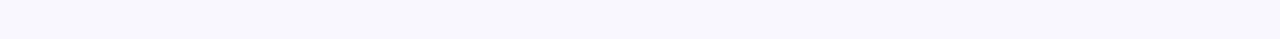
<file: TraversalCoreProject/wwwroot/Traversal-Starter/index.html>
<!--
Author: W3layouts
Author URL: http://w3layouts.com
-->
<!doctype html>
<html lang="zxx">

<head>
  <!-- Required meta tags -->
  <meta charset="utf-8">
  <meta name="viewport" content="width=device-width, initial-scale=1, shrink-to-fit=no">
  <title>Traversal Travel Category Bootstrap Responsive Template | Home :: W3layouts</title>
  <!-- google fonts -->
  <link href="//fonts.googleapis.com/css2?family=Montserrat:wght@300;400;600;700&display=swap" rel="stylesheet">
  <link href="//fonts.googleapis.com/css2?family=Lato:ital,wght@0,300;0,400;0,700;1,400&display=swap"
    rel="stylesheet">
  <!-- google fonts -->
  <!-- Template CSS -->
  <link rel="stylesheet" href="assets/css/style-starter.css">
  <!-- Template CSS -->
</head>

<body>
  <!--header-->
  <header id="site-header" class="fixed-top">
    <div class="container">
      <nav class="navbar navbar-expand-lg stroke">
        <h1><a class="navbar-brand mr-lg-5" href="index.html">
            Traversal
          </a></h1>
        <!-- if logo is image enable this   
      <a class="navbar-brand" href="#index.html">
          <img src="image-path" alt="Your logo" title="Your logo" style="height:35px;" />
      </a> -->
        <button class="navbar-toggler  collapsed bg-gradient" type="button" data-toggle="collapse"
          data-target="#navbarTogglerDemo02" aria-controls="navbarTogglerDemo02" aria-expanded="false"
          aria-label="Toggle navigation">
          <span class="navbar-toggler-icon fa icon-expand fa-bars"></span>
          <span class="navbar-toggler-icon fa icon-close fa-times"></span>
          </span>
        </button>

        <div class="collapse navbar-collapse" id="navbarTogglerDemo02">
          <ul class="navbar-nav mr-auto">
            <li class="nav-item active">
              <a class="nav-link" href="index.html">Home <span class="sr-only">(current)</span></a>
            </li>
            <li class="nav-item">
              <a class="nav-link" href="about.html">About</a>
            </li>
            <li class="nav-item">
              <a class="nav-link" href="services.html">Destinations</a>
            </li>
    
            <li class="nav-item">
              <a class="nav-link" href="contact.html">Contact</a>
            </li>

          </ul>
        </div>
        <div class="d-lg-block d-none">
          <a href="contact.html" class="btn btn-style btn-secondary">Get In Touch</a>
        </div>
        <!-- toggle switch for light and dark theme -->
        <div class="mobile-position">
          <nav class="navigation">
            <div class="theme-switch-wrapper">
              <label class="theme-switch" for="checkbox">
                <input type="checkbox" id="checkbox">
                <div class="mode-container">
                  <i class="gg-sun"></i>
                  <i class="gg-moon"></i>
                </div>
              </label>
            </div>
          </nav>
        </div>
        <!-- //toggle switch for light and dark theme -->
      </nav>
    </div>
  </header>
  <!-- //header -->
  <!--banner-slider-->
  <!-- main-slider -->
  <section class="w3l-main-slider" id="home">
    <div class="banner-content">
      <div id="demo-1"
        data-zs-src='["assets/images/banner1.jpg", "assets/images/banner2.jpg","assets/images/banner3.jpg", "assets/images/banner4.jpg"]'
        data-zs-overlay="dots">
        <div class="demo-inner-content">
          <div class="container">
            <div class="banner-infhny">
              <h3>You don't need to go far to find what matters.</h3>
              <h6 class="mb-3">Discover your next adventure</h6>
              <div class="flex-wrap search-wthree-field mt-md-5 mt-4">
                <form action="#" method="post" class="booking-form">
                  <div class="row book-form">
                    <div class="form-input col-md-4 mt-md-0 mt-3">

                      <select name="selectpicker" class="selectpicker">
                        <option value="">Destinaion</option>
                        <option value="africa">Africa</option>
                        <option value="america">America</option>
                        <option value="asia">Asia</option>
                        <option value="eastern-europe">Eastern Europe</option>
                        <option value="europe">Europe</option>
                        <option value="south-america">South America</option>
                      </select>

                    </div>
                    <div class="form-input col-md-4 mt-md-0 mt-3">

                      <input type="date" name="" placeholder="Date" required="">
                    </div>
                    <div class="bottom-btn col-md-4 mt-md-0 mt-3">
                      <button class="btn btn-style btn-secondary"><span class="fa fa-search mr-3"
                          aria-hidden="true"></span> Search</button>
                    </div>
                  </div>
                </form>
              </div>
            </div>
          </div>
        </div>
      </div>
    </div>
  </section>
  <!-- /main-slider -->
  <!-- //banner-slider-->

  <!--/grids-->
  <section class="w3l-grids-3 py-5">
    <div class="container py-md-5">
      <div class="title-content text-left mb-lg-5 mb-4">
        <h6 class="sub-title">Visit</h6>
        <h3 class="hny-title">Popular Destinations</h3>
      </div>
      <div class="row bottom-ab-grids">
  <!--/row-grids-->
        <div class="col-lg-6 subject-card mt-lg-0 mt-4">
          <div class="subject-card-header p-4">
            <a href="#" class="card_title p-lg-4d-block">
              <div class="row align-items-center">
                <div class="col-sm-5 subject-img">
                  <img src="assets/images/g1.jpg" class="img-fluid" alt="">
                </div>
                <div class="col-sm-7 subject-content mt-sm-0 mt-4">
                  <h4>Paris</h4>
                  <p>3Days, 4 Nights</p>
                  <div class="dst-btm">
                    <h6 class=""> Start From </h6>
                    <span>$1650</span>
                  </div>
                  <p class="sub-para">Per person on twin sharing</p>
                </div>
              </div>
            </a>
          </div>
        </div>
        <div class="col-lg-6 subject-card mt-lg-0 mt-4">
          <div class="subject-card-header p-4">
            <a href="#" class="card_title p-lg-4d-block">
              <div class="row align-items-center">
                <div class="col-sm-5 subject-img">
                  <img src="assets/images/g2.jpg" class="img-fluid" alt="">
                </div>
                <div class="col-sm-7 subject-content mt-sm-0 mt-4">
                  <h4>Bankok</h4>
                  <p>3Days, 4 Nights</p>
                  <div class="dst-btm">
                    <h6 class=""> Start From </h6>
                    <span>$1850</span>
                  </div>
                  <p class="sub-para">Per person on twin sharing</p>
                </div>
              </div>
            </a>
          </div>
        </div>
          <!--//row-grids-->
            <!--/row-grids-->
        <div class="col-lg-6 subject-card mt-4">
          <div class="subject-card-header p-4">
            <a href="#" class="card_title p-lg-4d-block">
              <div class="row align-items-center">
                <div class="col-sm-5 subject-img">
                  <img src="assets/images/g3.jpg" class="img-fluid" alt="">
                </div>
                <div class="col-sm-7 subject-content mt-sm-0 mt-4">
                  <h4>Maldives</h4>
                  <p>3Days, 4 Nights</p>
                  <div class="dst-btm">
                    <h6 class=""> Start From </h6>
                    <span>$1350</span>
                  </div>
                  <p class="sub-para">Per person on twin sharing</p>
                </div>
              </div>
            </a>
          </div>
        </div>
        <div class="col-lg-6 subject-card mt-4">
          <div class="subject-card-header p-4">
            <a href="#" class="card_title p-lg-4d-block">
              <div class="row align-items-center">
                <div class="col-sm-5 subject-img">
                  <img src="assets/images/g4.jpg" class="img-fluid" alt="">
                </div>
                <div class="col-sm-7 subject-content mt-sm-0 mt-4">
                  <h4>Greece</h4>
                  <p>3Days, 4 Nights</p>
                  <div class="dst-btm">
                    <h6 class=""> Start From </h6>
                    <span>$1650</span>
                  </div>
                  <p class="sub-para">Per person on twin sharing</p>
                </div>
              </div>
            </a>
          </div>
        </div>
          <!--//row-grids-->
            <!--/row-grids-->
        <div class="col-lg-6 subject-card mt-4">
          <div class="subject-card-header p-4">
            <a href="#" class="card_title p-lg-4d-block">
              <div class="row align-items-center">
                <div class="col-sm-5 subject-img">
                  <img src="assets/images/g5.jpg" class="img-fluid" alt="">
                </div>
                <div class="col-sm-7 subject-content mt-sm-0 mt-4">
                  <h4>London</h4>
                  <p>3Days, 4 Nights</p>
                  <div class="dst-btm">
                    <h6 class=""> Start From </h6>
                    <span>$1750</span>
                  </div>
                  <p class="sub-para">Per person on twin sharing</p>
                </div>
              </div>
            </a>
          </div>
        </div>
        <div class="col-lg-6 subject-card mt-4">
          <div class="subject-card-header p-4">
            <a href="#" class="card_title p-lg-4d-block">
              <div class="row align-items-center">
                <div class="col-sm-5 subject-img">
                  <img src="assets/images/g6.jpg" class="img-fluid" alt="">
                </div>
                <div class="col-sm-7 subject-content mt-sm-0 mt-4">
                  <h4>Julian Alps</h4>
                  <p>3Days, 4 Nights</p>
                  <div class="dst-btm">
                    <h6 class=""> Start From </h6>
                    <span>$1950</span>
                  </div>
                  <p class="sub-para">Per person on twin sharing</p>
                </div>
              </div>
            </a>
          </div>
        </div>
          <!--//row-grids-->
                  <!--/row-grids-->
        <div class="col-lg-6 subject-card mt-4">
          <div class="subject-card-header p-4">
            <a href="#" class="card_title p-lg-4d-block">
              <div class="row align-items-center">
                <div class="col-sm-5 subject-img">
                  <img src="assets/images/g7.jpg" class="img-fluid" alt="">
                </div>
                <div class="col-sm-7 subject-content mt-sm-0 mt-4">
                  <h4>Thailand</h4>
                  <p>3Days, 4 Nights</p>
                  <div class="dst-btm">
                    <h6 class=""> Start From </h6>
                    <span>$1750</span>
                  </div>
                  <p class="sub-para">Per person on twin sharing</p>
                </div>
              </div>
            </a>
          </div>
        </div>
        <div class="col-lg-6 subject-card mt-4">
          <div class="subject-card-header p-4">
            <a href="#" class="card_title p-lg-4d-block">
              <div class="row align-items-center">
                <div class="col-sm-5 subject-img">
                  <img src="assets/images/g8.jpg" class="img-fluid" alt="">
                </div>
                <div class="col-sm-7 subject-content mt-sm-0 mt-4">
                  <h4>Singapore</h4>
                  <p>3Days, 4 Nights</p>
                  <div class="dst-btm">
                    <h6 class=""> Start From </h6>
                    <span>$1950</span>
                  </div>
                  <p class="sub-para">Per person on twin sharing</p>
                </div>
              </div>
            </a>
          </div>
        </div>
          <!--//row-grids-->
      </div>
    </div>
  </section>
  <!--//grids-->
  <!-- stats -->
  <section class="w3l-stats py-5" id="stats">
    <div class="gallery-inner container py-lg-0 py-3">
      <div class="row stats-con pb-lg-3">
        <div class="col-lg-3 col-6 stats_info counter_grid">
          <p class="counter">730</p>
          <h4>Branches</h4>
        </div>
        <div class="col-lg-3 col-6 stats_info counter_grid1">
          <p class="counter">1680</p>
          <h4>Travel Guides</h4>
        </div>
        <div class="col-lg-3 col-6 stats_info counter_grid mt-lg-0 mt-5">
          <p class="counter">812</p>
          <h4>Happy Customers</h4>
        </div>
        <div class="col-lg-3 col-6 stats_info counter_grid2 mt-lg-0 mt-5">
          <p class="counter">990</p>
          <h4>Awards</h4>
        </div>
      </div>
    </div>
  </section>
  <!-- //stats -->
  <!--/-->
  <div class="best-rooms py-5">
    <div class="container py-md-5">
        <div class="ban-content-inf row">
            <div class="maghny-gd-1 col-lg-6">
              <div class="maghny-grid">
                <figure class="effect-lily border-radius  m-0">
                    <img class="img-fluid" src="assets/images/g10.jpg" alt="" />
                    <figcaption>
                        <div>
                            <h4>3Days, 4 Nights</h4>
                            <p>From 1720$ </p>
                        </div>

                    </figcaption>
                </figure>
            </div>
            </div>
            <div class="maghny-gd-1 col-lg-6 mt-lg-0 mt-4">
                <div class="row">
                    <div class="maghny-gd-1 col-6">
                        <div class="maghny-grid">
                            <figure class="effect-lily border-radius">
                                <img class="img-fluid" src="assets/images/g9.jpg" alt="" />
                                <figcaption>
                                    <div>
                                        <h4>3Days, 4 Nights</h4>
                                        <p>From 1220$ </p>
                                    </div>

                                </figcaption>
                            </figure>
                        </div>
                    </div>
                    <div class="maghny-gd-1 col-6">
                        <div class="maghny-grid">
                            <figure class="effect-lily border-radius">
                                <img class="img-fluid" src="assets/images/g8.jpg" alt="" />
                                <figcaption>
                                    <div>
                                        <h4>3Days, 4 Nights</h4>
                                        <p>From 1620$ </p>
                                    </div>

                                </figcaption>
                            </figure>
                        </div>
                    </div>
                    <div class="maghny-gd-1 col-6 mt-4">
                        <div class="maghny-grid">
                            <figure class="effect-lily border-radius">
                                <img class="img-fluid" src="assets/images/g7.jpg" alt="" />
                                <figcaption>
                                    <div>
                                        <h4>3Days, 4 Nights</h4>
                                        <p>From 1820$ </p>
                                    </div>

                                </figcaption>
                            </figure>
                        </div>
                    </div>
                    <div class="maghny-gd-1 col-6 mt-4">
                        <div class="maghny-grid">
                            <figure class="effect-lily border-radius">
                                <img class="img-fluid" src="assets/images/g6.jpg" alt="" />
                                <figcaption>
                                    <div>
                                        <h4>3Days, 4 Nights</h4>
                                        <p>From 1520$ </p>
                                    </div>

                                </figcaption>
                            </figure>
                        </div>
                    </div>
                </div>
            </div>
        </div>
    </div>
</div>
  <!-- //stats -->
  <!--/w3l-bottom-->
  <section class="w3l-bottom py-5">
    <div class="container py-md-4 py-3 text-center">
      <div class="row my-lg-4 mt-4">
        <div class="col-lg-9 col-md-10 ml-auto">
          <div class="bottom-info ml-auto">
            <div class="header-section text-left">
              <h3 class="hny-title two">Traveling makes a man wiser, but less happy.</h3>
              <p class="mt-3 pr-lg-5">Lorem ipsum dolor sit amet consectetur adipisicing elit. Velit beatae laudantium
                voluptate rem ullam dolore nisi voluptatibus esse quasi. Integer sit amet .Lorem ipsum dolor sit
                amet adipisicing elit.</p>
              <a href="about.html" class="btn btn-style btn-secondary mt-5">Read More</a>
            </div>
           

          </div>
        </div>
      </div>
    </div>
  </section>
  <!--//w3l-bottom-->
  <!-- testimonials -->
  <section class="w3l-clients" id="clients">
    <!-- /grids -->
    <div class="cusrtomer-layout py-5">
      <div class="container py-lg-4 py-md-3 pb-lg-0">
        <div class="heading text-center mx-auto">
          <h6 class="sub-title text-center">Here’s what they have to say</h6>
          <h3 class="hny-title mb-md-5 mb-4">our clients do the talking</h3>
        </div>
        <!-- /grids -->
        <div class="testimonial-width">
          <div id="owl-demo1" class="owl-two owl-carousel owl-theme">
            <div class="item">
              <div class="testimonial-content">
                <div class="testimonial">
                  <blockquote>
                    <span class="fa fa-quote-left" aria-hidden="true"></span>
                    Lorem ipsum dolor sit amet consectetur adipisicing elit. Velit beatae laudantium
                    voluptate rem ullam dolore nisi voluptatibus esse quasi. Integer sit amet .Lorem ipsum dolor sit
                    amet adipisicing elit. Laborum dolor facere ipsum adipisicingelit.
                  </blockquote>
                  <div class="testi-des">
                    <div class="test-img"><img src="assets/images/c1.jpg" class="img-fluid" alt="client-img">
                    </div>
                    <div class="peopl align-self">
                      <h3>Rohit Paul</h3>
                      <p class="indentity">Example City</p>
                    </div>
                  </div>
                </div>
              </div>
            </div>
            <div class="item">
              <div class="testimonial-content">
                <div class="testimonial">
                  <blockquote>
                    <span class="fa fa-quote-left" aria-hidden="true"></span>
                    Lorem ipsum dolor sit amet consectetur adipisicing elit. Velit beatae laudantium
                    voluptate rem ullam dolore nisi voluptatibus esse quasi. Integer sit amet .Lorem ipsum dolor sit
                    amet adipisicing elit. Laborum dolor facere ipsum adipisicingelit.
                  </blockquote>
                  <div class="testi-des">
                    <div class="test-img"><img src="assets/images/c2.jpg" class="img-fluid" alt="client-img">
                    </div>
                    <div class="peopl align-self">
                      <h3>Shveta</h3>
                      <p class="indentity">Example City</p>
                    </div>
                  </div>
                </div>
              </div>
            </div>
            <div class="item">
              <div class="testimonial-content">
                <div class="testimonial">
                  <blockquote>
                    <span class="fa fa-quote-left" aria-hidden="true"></span>
                    Lorem ipsum dolor sit amet consectetur adipisicing elit. Velit beatae laudantium
                    voluptate rem ullam dolore nisi voluptatibus esse quasi. Integer sit amet .Lorem ipsum dolor sit
                    amet adipisicing elit. Laborum dolor facere ipsum adipisicingelit.
                  </blockquote>
                  <div class="testi-des">
                    <div class="test-img"><img src="assets/images/c3.jpg" class="img-fluid" alt="client-img">
                    </div>
                    <div class="peopl align-self">
                      <h3>Roy Linderson</h3>
                      <p class="indentity">Example City</p>
                    </div>
                  </div>
                </div>
              </div>
            </div>
            <div class="item">
              <div class="testimonial-content">
                <div class="testimonial">
                  <blockquote>
                    <span class="fa fa-quote-left" aria-hidden="true"></span>
                    Lorem ipsum dolor sit amet consectetur adipisicing elit. Velit beatae laudantium
                    voluptate rem ullam dolore nisi voluptatibus esse quasi. Integer sit amet .Lorem ipsum dolor sit
                    amet adipisicing elit. Laborum dolor facere ipsum adipisicingelit.
                  </blockquote>
                  <div class="testi-des">
                    <div class="test-img"><img src="assets/images/c4.jpg" class="img-fluid" alt="client-img">
                    </div>
                    <div class="peopl align-self">
                      <h3>Mike Thyson</h3>
                      <p class="indentity">Example City</p>
                    </div>
                  </div>
                </div>
              </div>
            </div>


          </div>
        </div>
      </div>
      <!-- /grids -->
    </div>
    <!-- //grids -->
  </section>
  <!-- //testimonials -->

  <!--/w3l-footer-29-main-->
  <footer>
    <!-- footer -->
    <section class="w3l-footer">
      <div class="w3l-footer-16-main py-5">
        <div class="container">
          <div class="row">
            <div class="col-lg-6 column">
              <div class="row">
                <div class="col-md-4 column">
                  <h3>Company</h3>
                  <ul class="footer-gd-16">
                    <li><a href="index.html">Home</a></li>
                    <li><a href="about.html">About Us</a></li>
                    <li><a href="services.html">Services</a></li>
                    <li><a href="blog.html">Blog</a></li>
                    <li><a href="contact.html">Contact Us</a></li>
                  </ul>
                </div>
                <div class="col-md-4 column mt-md-0 mt-4">
                  <h3>Useful Links</h3>
                  <ul class="footer-gd-16">
                    <li><a href="#url">Destinations</a></li>
                    <li><a href="#url">Our Branches</a></li>
                    <li><a href="#url">Latest Media</a></li>
                    <li><a href="about.html">About Company</a></li>
                    <li><a href="#url">Our Packages</a></li>
                  </ul>
                </div>
                <div class="col-md-4 column mt-md-0 mt-4">
                  <h3>Our Services</h3>
                  <ul class="footer-gd-16">
                    <li><a href="#url">Privacy Policy</a></li>
                    <li><a href="#url">Our Terms</a></li>
                    <li><a href="services.html">Services</a></li>
                    <li><a href="landing-single.html">Landing Page</a></li>
                    <li><a href="#url">Our Guides</a></li>
                  </ul>
                </div>
              </div>
            </div>
            <div class="col-lg-6 col-md-12 column pl-lg-5 column4 mt-lg-0 mt-5">
              <h3>Newsletter </h3>
              <div class="end-column">
                <h4>Get latest updates and offers.</h4>
                <form action="#" class="subscribe" method="post">
                  <input type="email" name="email" placeholder="Email Address" required="">
                  <button type="submit">Go</button>
                </form>
                <p>Sign up for our latest news & articles. We won’t give you spam mails.</p>
              </div>
            </div>
          </div>
          <div class="d-flex below-section justify-content-between align-items-center pt-4 mt-5">
            <div class="columns text-lg-left text-center">
              <p>&copy; 2020 Traversal. All rights reserved.Design by <a href="https://w3layouts.com/" target="_blank">
                W3Layouts</a>
              </p>
            </div>
            <div class="columns-2 mt-lg-0 mt-3">
              <ul class="social">
                <li><a href="#facebook"><span class="fa fa-facebook" aria-hidden="true"></span></a>
                </li>
                <li><a href="#linkedin"><span class="fa fa-linkedin" aria-hidden="true"></span></a>
                </li>
                <li><a href="#twitter"><span class="fa fa-twitter" aria-hidden="true"></span></a>
                </li>
                <li><a href="#google"><span class="fa fa-google-plus" aria-hidden="true"></span></a>
                </li>
                <li><a href="#github"><span class="fa fa-github" aria-hidden="true"></span></a>
                </li>
              </ul>
            </div>
          </div>
        </div>
      </div>
  
      <!-- move top -->
      <button onclick="topFunction()" id="movetop" title="Go to top">
        <span class="fa fa-angle-up"></span>
      </button>
      <script>
        // When the user scrolls down 20px from the top of the document, show the button
        window.onscroll = function () {
          scrollFunction()
        };
  
        function scrollFunction() {
          if (document.body.scrollTop > 20 || document.documentElement.scrollTop > 20) {
            document.getElementById("movetop").style.display = "block";
          } else {
            document.getElementById("movetop").style.display = "none";
          }
        }
  
        // When the user clicks on the button, scroll to the top of the document
        function topFunction() {
          document.body.scrollTop = 0;
          document.documentElement.scrollTop = 0;
        }
      </script>
      <!-- //move top -->
      <script>
        $(function () {
          $('.navbar-toggler').click(function () {
            $('body').toggleClass('noscroll');
          })
        });
      </script>
    </section>
    <!-- //footer -->
  </footer>
  <!-- Template JavaScript -->
  <script src="assets/js/jquery-3.3.1.min.js"></script>
  <script src="assets/js/theme-change.js"></script>
  <!--/slider-js-->
  <script src="assets/js/jquery.min.js"></script>
  <script src="assets/js/modernizr-2.6.2.min.js"></script>
  <script src="assets/js/jquery.zoomslider.min.js"></script>
  <!--//slider-js-->
  <script src="assets/js/owl.carousel.js"></script>
  <!-- script for tesimonials carousel slider -->
  <script>
    $(document).ready(function () {
      $("#owl-demo1").owlCarousel({
        loop: true,
        margin: 20,
        nav: false,
        responsiveClass: true,
        responsive: {
          0: {
            items: 1,
            nav: false
          },
          736: {
            items: 1,
            nav: false
          },
          1000: {
            items: 1,
            nav: false,
            loop: true
          }
        }
      })
    })
  </script>
  <!-- //script for tesimonials carousel slider -->
  <!-- stats number counter-->
  <script src="assets/js/jquery.waypoints.min.js"></script>
  <script src="assets/js/jquery.countup.js"></script>
  <script>
    $('.counter').countUp();
  </script>
  <!-- //stats number counter -->

  <!--/MENU-JS-->
  <script>
    $(window).on("scroll", function () {
      var scroll = $(window).scrollTop();

      if (scroll >= 80) {
        $("#site-header").addClass("nav-fixed");
      } else {
        $("#site-header").removeClass("nav-fixed");
      }
    });

    //Main navigation Active Class Add Remove
    $(".navbar-toggler").on("click", function () {
      $("header").toggleClass("active");
    });
    $(document).on("ready", function () {
      if ($(window).width() > 991) {
        $("header").removeClass("active");
      }
      $(window).on("resize", function () {
        if ($(window).width() > 991) {
          $("header").removeClass("active");
        }
      });
    });
  </script>
  <!--//MENU-JS-->

  <script src="assets/js/bootstrap.min.js"></script>

</body>

</html>
</file>
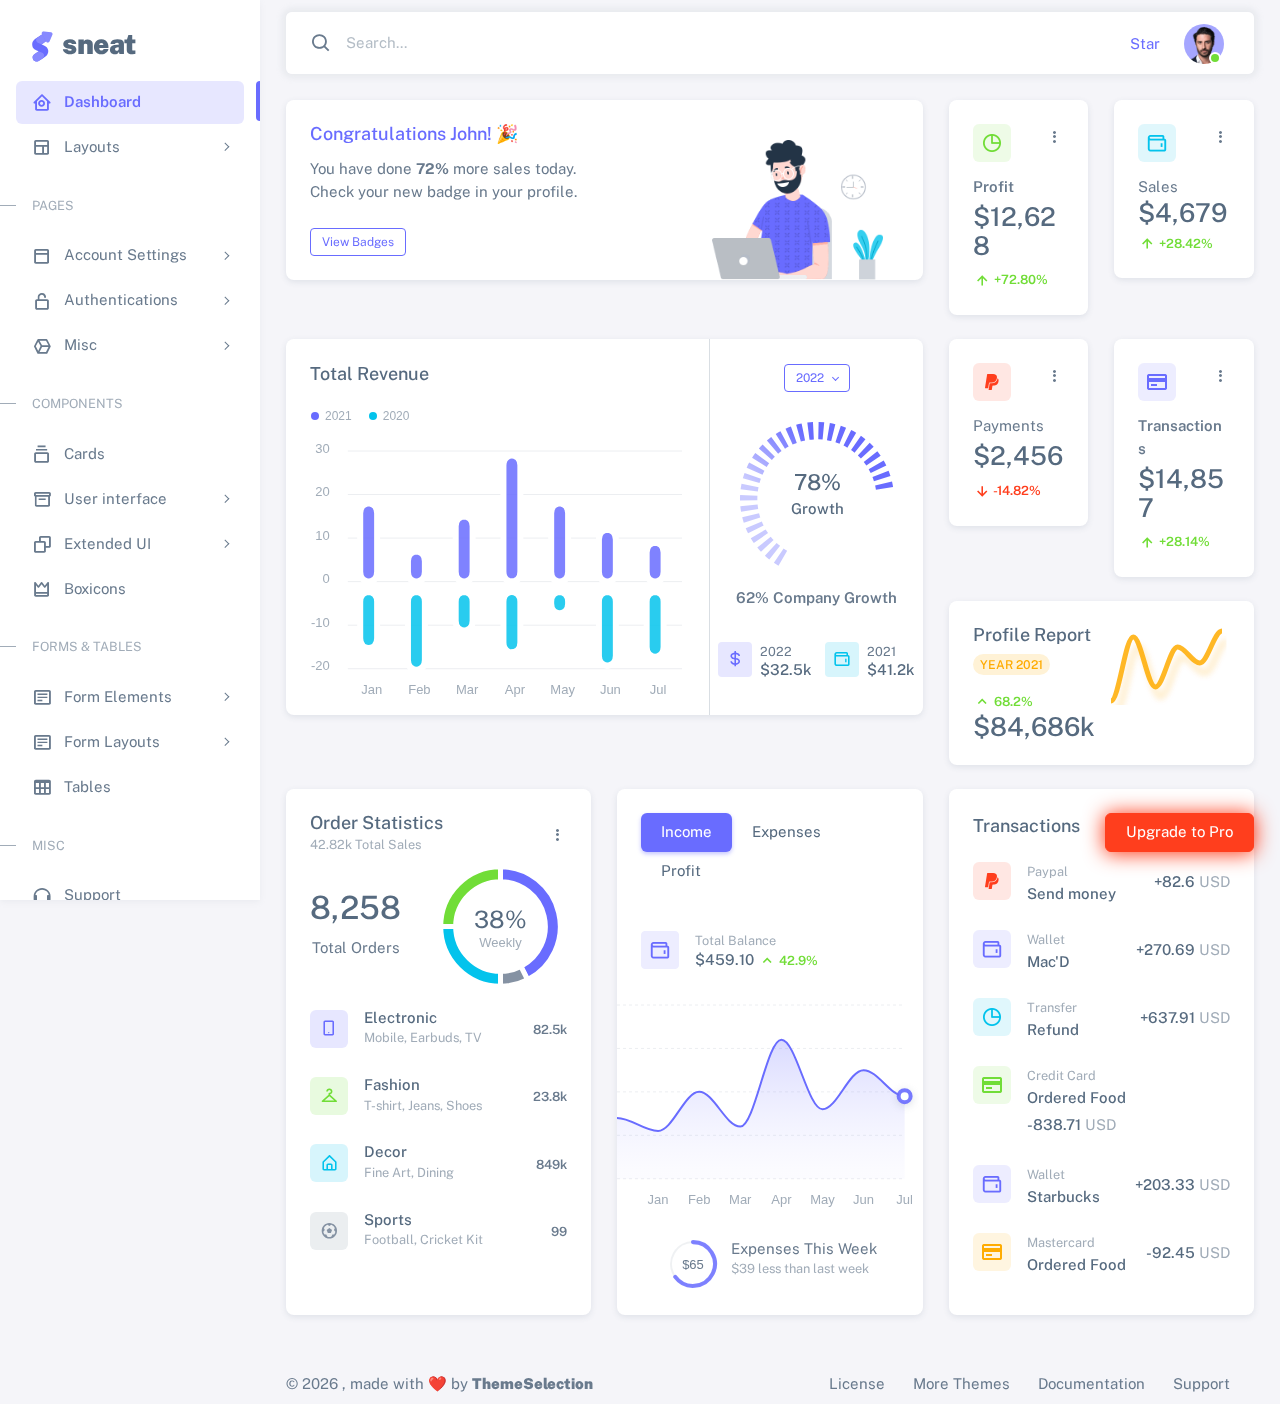
<file: TraversalCoreProject/wwwroot/sneat-1.0.0/html/index.html>
<!DOCTYPE html>

<!-- =========================================================
* Sneat - Bootstrap 5 HTML Admin Template - Pro | v1.0.0
==============================================================

* Product Page: https://themeselection.com/products/sneat-bootstrap-html-admin-template/
* Created by: ThemeSelection
* License: You must have a valid license purchased in order to legally use the theme for your project.
* Copyright ThemeSelection (https://themeselection.com)

=========================================================
 -->
<!-- beautify ignore:start -->
<html
  lang="en"
  class="light-style layout-menu-fixed"
  dir="ltr"
  data-theme="theme-default"
  data-assets-path="../assets/"
  data-template="vertical-menu-template-free"
>
  <head>
    <meta charset="utf-8" />
    <meta
      name="viewport"
      content="width=device-width, initial-scale=1.0, user-scalable=no, minimum-scale=1.0, maximum-scale=1.0"
    />

    <title>Dashboard - Analytics | Sneat - Bootstrap 5 HTML Admin Template - Pro</title>

    <meta name="description" content="" />

    <!-- Favicon -->
    <link rel="icon" type="image/x-icon" href="../assets/img/favicon/favicon.ico" />

    <!-- Fonts -->
    <link rel="preconnect" href="https://fonts.googleapis.com" />
    <link rel="preconnect" href="https://fonts.gstatic.com" crossorigin />
    <link
      href="https://fonts.googleapis.com/css2?family=Public+Sans:ital,wght@0,300;0,400;0,500;0,600;0,700;1,300;1,400;1,500;1,600;1,700&display=swap"
      rel="stylesheet"
    />

    <!-- Icons. Uncomment required icon fonts -->
    <link rel="stylesheet" href="../assets/vendor/fonts/boxicons.css" />

    <!-- Core CSS -->
    <link rel="stylesheet" href="../assets/vendor/css/core.css" class="template-customizer-core-css" />
    <link rel="stylesheet" href="../assets/vendor/css/theme-default.css" class="template-customizer-theme-css" />
    <link rel="stylesheet" href="../assets/css/demo.css" />

    <!-- Vendors CSS -->
    <link rel="stylesheet" href="../assets/vendor/libs/perfect-scrollbar/perfect-scrollbar.css" />

    <link rel="stylesheet" href="../assets/vendor/libs/apex-charts/apex-charts.css" />

    <!-- Page CSS -->

    <!-- Helpers -->
    <script src="../assets/vendor/js/helpers.js"></script>

    <!--! Template customizer & Theme config files MUST be included after core stylesheets and helpers.js in the <head> section -->
    <!--? Config:  Mandatory theme config file contain global vars & default theme options, Set your preferred theme option in this file.  -->
    <script src="../assets/js/config.js"></script>
  </head>

  <body>
    <!-- Layout wrapper -->
    <div class="layout-wrapper layout-content-navbar">
      <div class="layout-container">
        <!-- Menu -->

        <aside id="layout-menu" class="layout-menu menu-vertical menu bg-menu-theme">
          <div class="app-brand demo">
            <a href="index.html" class="app-brand-link">
              <span class="app-brand-logo demo">
                <svg
                  width="25"
                  viewBox="0 0 25 42"
                  version="1.1"
                  xmlns="http://www.w3.org/2000/svg"
                  xmlns:xlink="http://www.w3.org/1999/xlink"
                >
                  <defs>
                    <path
                      d="M13.7918663,0.358365126 L3.39788168,7.44174259 C0.566865006,9.69408886 -0.379795268,12.4788597 0.557900856,15.7960551 C0.68998853,16.2305145 1.09562888,17.7872135 3.12357076,19.2293357 C3.8146334,19.7207684 5.32369333,20.3834223 7.65075054,21.2172976 L7.59773219,21.2525164 L2.63468769,24.5493413 C0.445452254,26.3002124 0.0884951797,28.5083815 1.56381646,31.1738486 C2.83770406,32.8170431 5.20850219,33.2640127 7.09180128,32.5391577 C8.347334,32.0559211 11.4559176,30.0011079 16.4175519,26.3747182 C18.0338572,24.4997857 18.6973423,22.4544883 18.4080071,20.2388261 C17.963753,17.5346866 16.1776345,15.5799961 13.0496516,14.3747546 L10.9194936,13.4715819 L18.6192054,7.984237 L13.7918663,0.358365126 Z"
                      id="path-1"
                    ></path>
                    <path
                      d="M5.47320593,6.00457225 C4.05321814,8.216144 4.36334763,10.0722806 6.40359441,11.5729822 C8.61520715,12.571656 10.0999176,13.2171421 10.8577257,13.5094407 L15.5088241,14.433041 L18.6192054,7.984237 C15.5364148,3.11535317 13.9273018,0.573395879 13.7918663,0.358365126 C13.5790555,0.511491653 10.8061687,2.3935607 5.47320593,6.00457225 Z"
                      id="path-3"
                    ></path>
                    <path
                      d="M7.50063644,21.2294429 L12.3234468,23.3159332 C14.1688022,24.7579751 14.397098,26.4880487 13.008334,28.506154 C11.6195701,30.5242593 10.3099883,31.790241 9.07958868,32.3040991 C5.78142938,33.4346997 4.13234973,34 4.13234973,34 C4.13234973,34 2.75489982,33.0538207 2.37032616e-14,31.1614621 C-0.55822714,27.8186216 -0.55822714,26.0572515 -4.05231404e-15,25.8773518 C0.83734071,25.6075023 2.77988457,22.8248993 3.3049379,22.52991 C3.65497346,22.3332504 5.05353963,21.8997614 7.50063644,21.2294429 Z"
                      id="path-4"
                    ></path>
                    <path
                      d="M20.6,7.13333333 L25.6,13.8 C26.2627417,14.6836556 26.0836556,15.9372583 25.2,16.6 C24.8538077,16.8596443 24.4327404,17 24,17 L14,17 C12.8954305,17 12,16.1045695 12,15 C12,14.5672596 12.1403557,14.1461923 12.4,13.8 L17.4,7.13333333 C18.0627417,6.24967773 19.3163444,6.07059163 20.2,6.73333333 C20.3516113,6.84704183 20.4862915,6.981722 20.6,7.13333333 Z"
                      id="path-5"
                    ></path>
                  </defs>
                  <g id="g-app-brand" stroke="none" stroke-width="1" fill="none" fill-rule="evenodd">
                    <g id="Brand-Logo" transform="translate(-27.000000, -15.000000)">
                      <g id="Icon" transform="translate(27.000000, 15.000000)">
                        <g id="Mask" transform="translate(0.000000, 8.000000)">
                          <mask id="mask-2" fill="white">
                            <use xlink:href="#path-1"></use>
                          </mask>
                          <use fill="#696cff" xlink:href="#path-1"></use>
                          <g id="Path-3" mask="url(#mask-2)">
                            <use fill="#696cff" xlink:href="#path-3"></use>
                            <use fill-opacity="0.2" fill="#FFFFFF" xlink:href="#path-3"></use>
                          </g>
                          <g id="Path-4" mask="url(#mask-2)">
                            <use fill="#696cff" xlink:href="#path-4"></use>
                            <use fill-opacity="0.2" fill="#FFFFFF" xlink:href="#path-4"></use>
                          </g>
                        </g>
                        <g
                          id="Triangle"
                          transform="translate(19.000000, 11.000000) rotate(-300.000000) translate(-19.000000, -11.000000) "
                        >
                          <use fill="#696cff" xlink:href="#path-5"></use>
                          <use fill-opacity="0.2" fill="#FFFFFF" xlink:href="#path-5"></use>
                        </g>
                      </g>
                    </g>
                  </g>
                </svg>
              </span>
              <span class="app-brand-text demo menu-text fw-bolder ms-2">Sneat</span>
            </a>

            <a href="javascript:void(0);" class="layout-menu-toggle menu-link text-large ms-auto d-block d-xl-none">
              <i class="bx bx-chevron-left bx-sm align-middle"></i>
            </a>
          </div>

          <div class="menu-inner-shadow"></div>

          <ul class="menu-inner py-1">
            <!-- Dashboard -->
            <li class="menu-item active">
              <a href="index.html" class="menu-link">
                <i class="menu-icon tf-icons bx bx-home-circle"></i>
                <div data-i18n="Analytics">Dashboard</div>
              </a>
            </li>

            <!-- Layouts -->
            <li class="menu-item">
              <a href="javascript:void(0);" class="menu-link menu-toggle">
                <i class="menu-icon tf-icons bx bx-layout"></i>
                <div data-i18n="Layouts">Layouts</div>
              </a>

              <ul class="menu-sub">
                <li class="menu-item">
                  <a href="layouts-without-menu.html" class="menu-link">
                    <div data-i18n="Without menu">Without menu</div>
                  </a>
                </li>
                <li class="menu-item">
                  <a href="layouts-without-navbar.html" class="menu-link">
                    <div data-i18n="Without navbar">Without navbar</div>
                  </a>
                </li>
                <li class="menu-item">
                  <a href="layouts-container.html" class="menu-link">
                    <div data-i18n="Container">Container</div>
                  </a>
                </li>
                <li class="menu-item">
                  <a href="layouts-fluid.html" class="menu-link">
                    <div data-i18n="Fluid">Fluid</div>
                  </a>
                </li>
                <li class="menu-item">
                  <a href="layouts-blank.html" class="menu-link">
                    <div data-i18n="Blank">Blank</div>
                  </a>
                </li>
              </ul>
            </li>

            <li class="menu-header small text-uppercase">
              <span class="menu-header-text">Pages</span>
            </li>
            <li class="menu-item">
              <a href="javascript:void(0);" class="menu-link menu-toggle">
                <i class="menu-icon tf-icons bx bx-dock-top"></i>
                <div data-i18n="Account Settings">Account Settings</div>
              </a>
              <ul class="menu-sub">
                <li class="menu-item">
                  <a href="pages-account-settings-account.html" class="menu-link">
                    <div data-i18n="Account">Account</div>
                  </a>
                </li>
                <li class="menu-item">
                  <a href="pages-account-settings-notifications.html" class="menu-link">
                    <div data-i18n="Notifications">Notifications</div>
                  </a>
                </li>
                <li class="menu-item">
                  <a href="pages-account-settings-connections.html" class="menu-link">
                    <div data-i18n="Connections">Connections</div>
                  </a>
                </li>
              </ul>
            </li>
            <li class="menu-item">
              <a href="javascript:void(0);" class="menu-link menu-toggle">
                <i class="menu-icon tf-icons bx bx-lock-open-alt"></i>
                <div data-i18n="Authentications">Authentications</div>
              </a>
              <ul class="menu-sub">
                <li class="menu-item">
                  <a href="auth-login-basic.html" class="menu-link" target="_blank">
                    <div data-i18n="Basic">Login</div>
                  </a>
                </li>
                <li class="menu-item">
                  <a href="auth-register-basic.html" class="menu-link" target="_blank">
                    <div data-i18n="Basic">Register</div>
                  </a>
                </li>
                <li class="menu-item">
                  <a href="auth-forgot-password-basic.html" class="menu-link" target="_blank">
                    <div data-i18n="Basic">Forgot Password</div>
                  </a>
                </li>
              </ul>
            </li>
            <li class="menu-item">
              <a href="javascript:void(0);" class="menu-link menu-toggle">
                <i class="menu-icon tf-icons bx bx-cube-alt"></i>
                <div data-i18n="Misc">Misc</div>
              </a>
              <ul class="menu-sub">
                <li class="menu-item">
                  <a href="pages-misc-error.html" class="menu-link">
                    <div data-i18n="Error">Error</div>
                  </a>
                </li>
                <li class="menu-item">
                  <a href="pages-misc-under-maintenance.html" class="menu-link">
                    <div data-i18n="Under Maintenance">Under Maintenance</div>
                  </a>
                </li>
              </ul>
            </li>
            <!-- Components -->
            <li class="menu-header small text-uppercase"><span class="menu-header-text">Components</span></li>
            <!-- Cards -->
            <li class="menu-item">
              <a href="cards-basic.html" class="menu-link">
                <i class="menu-icon tf-icons bx bx-collection"></i>
                <div data-i18n="Basic">Cards</div>
              </a>
            </li>
            <!-- User interface -->
            <li class="menu-item">
              <a href="javascript:void(0)" class="menu-link menu-toggle">
                <i class="menu-icon tf-icons bx bx-box"></i>
                <div data-i18n="User interface">User interface</div>
              </a>
              <ul class="menu-sub">
                <li class="menu-item">
                  <a href="ui-accordion.html" class="menu-link">
                    <div data-i18n="Accordion">Accordion</div>
                  </a>
                </li>
                <li class="menu-item">
                  <a href="ui-alerts.html" class="menu-link">
                    <div data-i18n="Alerts">Alerts</div>
                  </a>
                </li>
                <li class="menu-item">
                  <a href="ui-badges.html" class="menu-link">
                    <div data-i18n="Badges">Badges</div>
                  </a>
                </li>
                <li class="menu-item">
                  <a href="ui-buttons.html" class="menu-link">
                    <div data-i18n="Buttons">Buttons</div>
                  </a>
                </li>
                <li class="menu-item">
                  <a href="ui-carousel.html" class="menu-link">
                    <div data-i18n="Carousel">Carousel</div>
                  </a>
                </li>
                <li class="menu-item">
                  <a href="ui-collapse.html" class="menu-link">
                    <div data-i18n="Collapse">Collapse</div>
                  </a>
                </li>
                <li class="menu-item">
                  <a href="ui-dropdowns.html" class="menu-link">
                    <div data-i18n="Dropdowns">Dropdowns</div>
                  </a>
                </li>
                <li class="menu-item">
                  <a href="ui-footer.html" class="menu-link">
                    <div data-i18n="Footer">Footer</div>
                  </a>
                </li>
                <li class="menu-item">
                  <a href="ui-list-groups.html" class="menu-link">
                    <div data-i18n="List Groups">List groups</div>
                  </a>
                </li>
                <li class="menu-item">
                  <a href="ui-modals.html" class="menu-link">
                    <div data-i18n="Modals">Modals</div>
                  </a>
                </li>
                <li class="menu-item">
                  <a href="ui-navbar.html" class="menu-link">
                    <div data-i18n="Navbar">Navbar</div>
                  </a>
                </li>
                <li class="menu-item">
                  <a href="ui-offcanvas.html" class="menu-link">
                    <div data-i18n="Offcanvas">Offcanvas</div>
                  </a>
                </li>
                <li class="menu-item">
                  <a href="ui-pagination-breadcrumbs.html" class="menu-link">
                    <div data-i18n="Pagination &amp; Breadcrumbs">Pagination &amp; Breadcrumbs</div>
                  </a>
                </li>
                <li class="menu-item">
                  <a href="ui-progress.html" class="menu-link">
                    <div data-i18n="Progress">Progress</div>
                  </a>
                </li>
                <li class="menu-item">
                  <a href="ui-spinners.html" class="menu-link">
                    <div data-i18n="Spinners">Spinners</div>
                  </a>
                </li>
                <li class="menu-item">
                  <a href="ui-tabs-pills.html" class="menu-link">
                    <div data-i18n="Tabs &amp; Pills">Tabs &amp; Pills</div>
                  </a>
                </li>
                <li class="menu-item">
                  <a href="ui-toasts.html" class="menu-link">
                    <div data-i18n="Toasts">Toasts</div>
                  </a>
                </li>
                <li class="menu-item">
                  <a href="ui-tooltips-popovers.html" class="menu-link">
                    <div data-i18n="Tooltips & Popovers">Tooltips &amp; popovers</div>
                  </a>
                </li>
                <li class="menu-item">
                  <a href="ui-typography.html" class="menu-link">
                    <div data-i18n="Typography">Typography</div>
                  </a>
                </li>
              </ul>
            </li>

            <!-- Extended components -->
            <li class="menu-item">
              <a href="javascript:void(0)" class="menu-link menu-toggle">
                <i class="menu-icon tf-icons bx bx-copy"></i>
                <div data-i18n="Extended UI">Extended UI</div>
              </a>
              <ul class="menu-sub">
                <li class="menu-item">
                  <a href="extended-ui-perfect-scrollbar.html" class="menu-link">
                    <div data-i18n="Perfect Scrollbar">Perfect scrollbar</div>
                  </a>
                </li>
                <li class="menu-item">
                  <a href="extended-ui-text-divider.html" class="menu-link">
                    <div data-i18n="Text Divider">Text Divider</div>
                  </a>
                </li>
              </ul>
            </li>

            <li class="menu-item">
              <a href="icons-boxicons.html" class="menu-link">
                <i class="menu-icon tf-icons bx bx-crown"></i>
                <div data-i18n="Boxicons">Boxicons</div>
              </a>
            </li>

            <!-- Forms & Tables -->
            <li class="menu-header small text-uppercase"><span class="menu-header-text">Forms &amp; Tables</span></li>
            <!-- Forms -->
            <li class="menu-item">
              <a href="javascript:void(0);" class="menu-link menu-toggle">
                <i class="menu-icon tf-icons bx bx-detail"></i>
                <div data-i18n="Form Elements">Form Elements</div>
              </a>
              <ul class="menu-sub">
                <li class="menu-item">
                  <a href="forms-basic-inputs.html" class="menu-link">
                    <div data-i18n="Basic Inputs">Basic Inputs</div>
                  </a>
                </li>
                <li class="menu-item">
                  <a href="forms-input-groups.html" class="menu-link">
                    <div data-i18n="Input groups">Input groups</div>
                  </a>
                </li>
              </ul>
            </li>
            <li class="menu-item">
              <a href="javascript:void(0);" class="menu-link menu-toggle">
                <i class="menu-icon tf-icons bx bx-detail"></i>
                <div data-i18n="Form Layouts">Form Layouts</div>
              </a>
              <ul class="menu-sub">
                <li class="menu-item">
                  <a href="form-layouts-vertical.html" class="menu-link">
                    <div data-i18n="Vertical Form">Vertical Form</div>
                  </a>
                </li>
                <li class="menu-item">
                  <a href="form-layouts-horizontal.html" class="menu-link">
                    <div data-i18n="Horizontal Form">Horizontal Form</div>
                  </a>
                </li>
              </ul>
            </li>
            <!-- Tables -->
            <li class="menu-item">
              <a href="tables-basic.html" class="menu-link">
                <i class="menu-icon tf-icons bx bx-table"></i>
                <div data-i18n="Tables">Tables</div>
              </a>
            </li>
            <!-- Misc -->
            <li class="menu-header small text-uppercase"><span class="menu-header-text">Misc</span></li>
            <li class="menu-item">
              <a
                href="https://github.com/themeselection/sneat-html-admin-template-free/issues"
                target="_blank"
                class="menu-link"
              >
                <i class="menu-icon tf-icons bx bx-support"></i>
                <div data-i18n="Support">Support</div>
              </a>
            </li>
            <li class="menu-item">
              <a
                href="https://themeselection.com/demo/sneat-bootstrap-html-admin-template/documentation/"
                target="_blank"
                class="menu-link"
              >
                <i class="menu-icon tf-icons bx bx-file"></i>
                <div data-i18n="Documentation">Documentation</div>
              </a>
            </li>
          </ul>
        </aside>
        <!-- / Menu -->

        <!-- Layout container -->
        <div class="layout-page">
          <!-- Navbar -->

          <nav
            class="layout-navbar container-xxl navbar navbar-expand-xl navbar-detached align-items-center bg-navbar-theme"
            id="layout-navbar"
          >
            <div class="layout-menu-toggle navbar-nav align-items-xl-center me-3 me-xl-0 d-xl-none">
              <a class="nav-item nav-link px-0 me-xl-4" href="javascript:void(0)">
                <i class="bx bx-menu bx-sm"></i>
              </a>
            </div>

            <div class="navbar-nav-right d-flex align-items-center" id="navbar-collapse">
              <!-- Search -->
              <div class="navbar-nav align-items-center">
                <div class="nav-item d-flex align-items-center">
                  <i class="bx bx-search fs-4 lh-0"></i>
                  <input
                    type="text"
                    class="form-control border-0 shadow-none"
                    placeholder="Search..."
                    aria-label="Search..."
                  />
                </div>
              </div>
              <!-- /Search -->

              <ul class="navbar-nav flex-row align-items-center ms-auto">
                <!-- Place this tag where you want the button to render. -->
                <li class="nav-item lh-1 me-3">
                  <a
                    class="github-button"
                    href="https://github.com/themeselection/sneat-html-admin-template-free"
                    data-icon="octicon-star"
                    data-size="large"
                    data-show-count="true"
                    aria-label="Star themeselection/sneat-html-admin-template-free on GitHub"
                    >Star</a
                  >
                </li>

                <!-- User -->
                <li class="nav-item navbar-dropdown dropdown-user dropdown">
                  <a class="nav-link dropdown-toggle hide-arrow" href="javascript:void(0);" data-bs-toggle="dropdown">
                    <div class="avatar avatar-online">
                      <img src="../assets/img/avatars/1.png" alt class="w-px-40 h-auto rounded-circle" />
                    </div>
                  </a>
                  <ul class="dropdown-menu dropdown-menu-end">
                    <li>
                      <a class="dropdown-item" href="#">
                        <div class="d-flex">
                          <div class="flex-shrink-0 me-3">
                            <div class="avatar avatar-online">
                              <img src="../assets/img/avatars/1.png" alt class="w-px-40 h-auto rounded-circle" />
                            </div>
                          </div>
                          <div class="flex-grow-1">
                            <span class="fw-semibold d-block">John Doe</span>
                            <small class="text-muted">Admin</small>
                          </div>
                        </div>
                      </a>
                    </li>
                    <li>
                      <div class="dropdown-divider"></div>
                    </li>
                    <li>
                      <a class="dropdown-item" href="#">
                        <i class="bx bx-user me-2"></i>
                        <span class="align-middle">My Profile</span>
                      </a>
                    </li>
                    <li>
                      <a class="dropdown-item" href="#">
                        <i class="bx bx-cog me-2"></i>
                        <span class="align-middle">Settings</span>
                      </a>
                    </li>
                    <li>
                      <a class="dropdown-item" href="#">
                        <span class="d-flex align-items-center align-middle">
                          <i class="flex-shrink-0 bx bx-credit-card me-2"></i>
                          <span class="flex-grow-1 align-middle">Billing</span>
                          <span class="flex-shrink-0 badge badge-center rounded-pill bg-danger w-px-20 h-px-20">4</span>
                        </span>
                      </a>
                    </li>
                    <li>
                      <div class="dropdown-divider"></div>
                    </li>
                    <li>
                      <a class="dropdown-item" href="auth-login-basic.html">
                        <i class="bx bx-power-off me-2"></i>
                        <span class="align-middle">Log Out</span>
                      </a>
                    </li>
                  </ul>
                </li>
                <!--/ User -->
              </ul>
            </div>
          </nav>

          <!-- / Navbar -->

          <!-- Content wrapper -->
          <div class="content-wrapper">
            <!-- Content -->

            <div class="container-xxl flex-grow-1 container-p-y">
              <div class="row">
                <div class="col-lg-8 mb-4 order-0">
                  <div class="card">
                    <div class="d-flex align-items-end row">
                      <div class="col-sm-7">
                        <div class="card-body">
                          <h5 class="card-title text-primary">Congratulations John! 🎉</h5>
                          <p class="mb-4">
                            You have done <span class="fw-bold">72%</span> more sales today. Check your new badge in
                            your profile.
                          </p>

                          <a href="javascript:;" class="btn btn-sm btn-outline-primary">View Badges</a>
                        </div>
                      </div>
                      <div class="col-sm-5 text-center text-sm-left">
                        <div class="card-body pb-0 px-0 px-md-4">
                          <img
                            src="../assets/img/illustrations/man-with-laptop-light.png"
                            height="140"
                            alt="View Badge User"
                            data-app-dark-img="illustrations/man-with-laptop-dark.png"
                            data-app-light-img="illustrations/man-with-laptop-light.png"
                          />
                        </div>
                      </div>
                    </div>
                  </div>
                </div>
                <div class="col-lg-4 col-md-4 order-1">
                  <div class="row">
                    <div class="col-lg-6 col-md-12 col-6 mb-4">
                      <div class="card">
                        <div class="card-body">
                          <div class="card-title d-flex align-items-start justify-content-between">
                            <div class="avatar flex-shrink-0">
                              <img
                                src="../assets/img/icons/unicons/chart-success.png"
                                alt="chart success"
                                class="rounded"
                              />
                            </div>
                            <div class="dropdown">
                              <button
                                class="btn p-0"
                                type="button"
                                id="cardOpt3"
                                data-bs-toggle="dropdown"
                                aria-haspopup="true"
                                aria-expanded="false"
                              >
                                <i class="bx bx-dots-vertical-rounded"></i>
                              </button>
                              <div class="dropdown-menu dropdown-menu-end" aria-labelledby="cardOpt3">
                                <a class="dropdown-item" href="javascript:void(0);">View More</a>
                                <a class="dropdown-item" href="javascript:void(0);">Delete</a>
                              </div>
                            </div>
                          </div>
                          <span class="fw-semibold d-block mb-1">Profit</span>
                          <h3 class="card-title mb-2">$12,628</h3>
                          <small class="text-success fw-semibold"><i class="bx bx-up-arrow-alt"></i> +72.80%</small>
                        </div>
                      </div>
                    </div>
                    <div class="col-lg-6 col-md-12 col-6 mb-4">
                      <div class="card">
                        <div class="card-body">
                          <div class="card-title d-flex align-items-start justify-content-between">
                            <div class="avatar flex-shrink-0">
                              <img
                                src="../assets/img/icons/unicons/wallet-info.png"
                                alt="Credit Card"
                                class="rounded"
                              />
                            </div>
                            <div class="dropdown">
                              <button
                                class="btn p-0"
                                type="button"
                                id="cardOpt6"
                                data-bs-toggle="dropdown"
                                aria-haspopup="true"
                                aria-expanded="false"
                              >
                                <i class="bx bx-dots-vertical-rounded"></i>
                              </button>
                              <div class="dropdown-menu dropdown-menu-end" aria-labelledby="cardOpt6">
                                <a class="dropdown-item" href="javascript:void(0);">View More</a>
                                <a class="dropdown-item" href="javascript:void(0);">Delete</a>
                              </div>
                            </div>
                          </div>
                          <span>Sales</span>
                          <h3 class="card-title text-nowrap mb-1">$4,679</h3>
                          <small class="text-success fw-semibold"><i class="bx bx-up-arrow-alt"></i> +28.42%</small>
                        </div>
                      </div>
                    </div>
                  </div>
                </div>
                <!-- Total Revenue -->
                <div class="col-12 col-lg-8 order-2 order-md-3 order-lg-2 mb-4">
                  <div class="card">
                    <div class="row row-bordered g-0">
                      <div class="col-md-8">
                        <h5 class="card-header m-0 me-2 pb-3">Total Revenue</h5>
                        <div id="totalRevenueChart" class="px-2"></div>
                      </div>
                      <div class="col-md-4">
                        <div class="card-body">
                          <div class="text-center">
                            <div class="dropdown">
                              <button
                                class="btn btn-sm btn-outline-primary dropdown-toggle"
                                type="button"
                                id="growthReportId"
                                data-bs-toggle="dropdown"
                                aria-haspopup="true"
                                aria-expanded="false"
                              >
                                2022
                              </button>
                              <div class="dropdown-menu dropdown-menu-end" aria-labelledby="growthReportId">
                                <a class="dropdown-item" href="javascript:void(0);">2021</a>
                                <a class="dropdown-item" href="javascript:void(0);">2020</a>
                                <a class="dropdown-item" href="javascript:void(0);">2019</a>
                              </div>
                            </div>
                          </div>
                        </div>
                        <div id="growthChart"></div>
                        <div class="text-center fw-semibold pt-3 mb-2">62% Company Growth</div>

                        <div class="d-flex px-xxl-4 px-lg-2 p-4 gap-xxl-3 gap-lg-1 gap-3 justify-content-between">
                          <div class="d-flex">
                            <div class="me-2">
                              <span class="badge bg-label-primary p-2"><i class="bx bx-dollar text-primary"></i></span>
                            </div>
                            <div class="d-flex flex-column">
                              <small>2022</small>
                              <h6 class="mb-0">$32.5k</h6>
                            </div>
                          </div>
                          <div class="d-flex">
                            <div class="me-2">
                              <span class="badge bg-label-info p-2"><i class="bx bx-wallet text-info"></i></span>
                            </div>
                            <div class="d-flex flex-column">
                              <small>2021</small>
                              <h6 class="mb-0">$41.2k</h6>
                            </div>
                          </div>
                        </div>
                      </div>
                    </div>
                  </div>
                </div>
                <!--/ Total Revenue -->
                <div class="col-12 col-md-8 col-lg-4 order-3 order-md-2">
                  <div class="row">
                    <div class="col-6 mb-4">
                      <div class="card">
                        <div class="card-body">
                          <div class="card-title d-flex align-items-start justify-content-between">
                            <div class="avatar flex-shrink-0">
                              <img src="../assets/img/icons/unicons/paypal.png" alt="Credit Card" class="rounded" />
                            </div>
                            <div class="dropdown">
                              <button
                                class="btn p-0"
                                type="button"
                                id="cardOpt4"
                                data-bs-toggle="dropdown"
                                aria-haspopup="true"
                                aria-expanded="false"
                              >
                                <i class="bx bx-dots-vertical-rounded"></i>
                              </button>
                              <div class="dropdown-menu dropdown-menu-end" aria-labelledby="cardOpt4">
                                <a class="dropdown-item" href="javascript:void(0);">View More</a>
                                <a class="dropdown-item" href="javascript:void(0);">Delete</a>
                              </div>
                            </div>
                          </div>
                          <span class="d-block mb-1">Payments</span>
                          <h3 class="card-title text-nowrap mb-2">$2,456</h3>
                          <small class="text-danger fw-semibold"><i class="bx bx-down-arrow-alt"></i> -14.82%</small>
                        </div>
                      </div>
                    </div>
                    <div class="col-6 mb-4">
                      <div class="card">
                        <div class="card-body">
                          <div class="card-title d-flex align-items-start justify-content-between">
                            <div class="avatar flex-shrink-0">
                              <img src="../assets/img/icons/unicons/cc-primary.png" alt="Credit Card" class="rounded" />
                            </div>
                            <div class="dropdown">
                              <button
                                class="btn p-0"
                                type="button"
                                id="cardOpt1"
                                data-bs-toggle="dropdown"
                                aria-haspopup="true"
                                aria-expanded="false"
                              >
                                <i class="bx bx-dots-vertical-rounded"></i>
                              </button>
                              <div class="dropdown-menu" aria-labelledby="cardOpt1">
                                <a class="dropdown-item" href="javascript:void(0);">View More</a>
                                <a class="dropdown-item" href="javascript:void(0);">Delete</a>
                              </div>
                            </div>
                          </div>
                          <span class="fw-semibold d-block mb-1">Transactions</span>
                          <h3 class="card-title mb-2">$14,857</h3>
                          <small class="text-success fw-semibold"><i class="bx bx-up-arrow-alt"></i> +28.14%</small>
                        </div>
                      </div>
                    </div>
                    <!-- </div>
    <div class="row"> -->
                    <div class="col-12 mb-4">
                      <div class="card">
                        <div class="card-body">
                          <div class="d-flex justify-content-between flex-sm-row flex-column gap-3">
                            <div class="d-flex flex-sm-column flex-row align-items-start justify-content-between">
                              <div class="card-title">
                                <h5 class="text-nowrap mb-2">Profile Report</h5>
                                <span class="badge bg-label-warning rounded-pill">Year 2021</span>
                              </div>
                              <div class="mt-sm-auto">
                                <small class="text-success text-nowrap fw-semibold"
                                  ><i class="bx bx-chevron-up"></i> 68.2%</small
                                >
                                <h3 class="mb-0">$84,686k</h3>
                              </div>
                            </div>
                            <div id="profileReportChart"></div>
                          </div>
                        </div>
                      </div>
                    </div>
                  </div>
                </div>
              </div>
              <div class="row">
                <!-- Order Statistics -->
                <div class="col-md-6 col-lg-4 col-xl-4 order-0 mb-4">
                  <div class="card h-100">
                    <div class="card-header d-flex align-items-center justify-content-between pb-0">
                      <div class="card-title mb-0">
                        <h5 class="m-0 me-2">Order Statistics</h5>
                        <small class="text-muted">42.82k Total Sales</small>
                      </div>
                      <div class="dropdown">
                        <button
                          class="btn p-0"
                          type="button"
                          id="orederStatistics"
                          data-bs-toggle="dropdown"
                          aria-haspopup="true"
                          aria-expanded="false"
                        >
                          <i class="bx bx-dots-vertical-rounded"></i>
                        </button>
                        <div class="dropdown-menu dropdown-menu-end" aria-labelledby="orederStatistics">
                          <a class="dropdown-item" href="javascript:void(0);">Select All</a>
                          <a class="dropdown-item" href="javascript:void(0);">Refresh</a>
                          <a class="dropdown-item" href="javascript:void(0);">Share</a>
                        </div>
                      </div>
                    </div>
                    <div class="card-body">
                      <div class="d-flex justify-content-between align-items-center mb-3">
                        <div class="d-flex flex-column align-items-center gap-1">
                          <h2 class="mb-2">8,258</h2>
                          <span>Total Orders</span>
                        </div>
                        <div id="orderStatisticsChart"></div>
                      </div>
                      <ul class="p-0 m-0">
                        <li class="d-flex mb-4 pb-1">
                          <div class="avatar flex-shrink-0 me-3">
                            <span class="avatar-initial rounded bg-label-primary"
                              ><i class="bx bx-mobile-alt"></i
                            ></span>
                          </div>
                          <div class="d-flex w-100 flex-wrap align-items-center justify-content-between gap-2">
                            <div class="me-2">
                              <h6 class="mb-0">Electronic</h6>
                              <small class="text-muted">Mobile, Earbuds, TV</small>
                            </div>
                            <div class="user-progress">
                              <small class="fw-semibold">82.5k</small>
                            </div>
                          </div>
                        </li>
                        <li class="d-flex mb-4 pb-1">
                          <div class="avatar flex-shrink-0 me-3">
                            <span class="avatar-initial rounded bg-label-success"><i class="bx bx-closet"></i></span>
                          </div>
                          <div class="d-flex w-100 flex-wrap align-items-center justify-content-between gap-2">
                            <div class="me-2">
                              <h6 class="mb-0">Fashion</h6>
                              <small class="text-muted">T-shirt, Jeans, Shoes</small>
                            </div>
                            <div class="user-progress">
                              <small class="fw-semibold">23.8k</small>
                            </div>
                          </div>
                        </li>
                        <li class="d-flex mb-4 pb-1">
                          <div class="avatar flex-shrink-0 me-3">
                            <span class="avatar-initial rounded bg-label-info"><i class="bx bx-home-alt"></i></span>
                          </div>
                          <div class="d-flex w-100 flex-wrap align-items-center justify-content-between gap-2">
                            <div class="me-2">
                              <h6 class="mb-0">Decor</h6>
                              <small class="text-muted">Fine Art, Dining</small>
                            </div>
                            <div class="user-progress">
                              <small class="fw-semibold">849k</small>
                            </div>
                          </div>
                        </li>
                        <li class="d-flex">
                          <div class="avatar flex-shrink-0 me-3">
                            <span class="avatar-initial rounded bg-label-secondary"
                              ><i class="bx bx-football"></i
                            ></span>
                          </div>
                          <div class="d-flex w-100 flex-wrap align-items-center justify-content-between gap-2">
                            <div class="me-2">
                              <h6 class="mb-0">Sports</h6>
                              <small class="text-muted">Football, Cricket Kit</small>
                            </div>
                            <div class="user-progress">
                              <small class="fw-semibold">99</small>
                            </div>
                          </div>
                        </li>
                      </ul>
                    </div>
                  </div>
                </div>
                <!--/ Order Statistics -->

                <!-- Expense Overview -->
                <div class="col-md-6 col-lg-4 order-1 mb-4">
                  <div class="card h-100">
                    <div class="card-header">
                      <ul class="nav nav-pills" role="tablist">
                        <li class="nav-item">
                          <button
                            type="button"
                            class="nav-link active"
                            role="tab"
                            data-bs-toggle="tab"
                            data-bs-target="#navs-tabs-line-card-income"
                            aria-controls="navs-tabs-line-card-income"
                            aria-selected="true"
                          >
                            Income
                          </button>
                        </li>
                        <li class="nav-item">
                          <button type="button" class="nav-link" role="tab">Expenses</button>
                        </li>
                        <li class="nav-item">
                          <button type="button" class="nav-link" role="tab">Profit</button>
                        </li>
                      </ul>
                    </div>
                    <div class="card-body px-0">
                      <div class="tab-content p-0">
                        <div class="tab-pane fade show active" id="navs-tabs-line-card-income" role="tabpanel">
                          <div class="d-flex p-4 pt-3">
                            <div class="avatar flex-shrink-0 me-3">
                              <img src="../assets/img/icons/unicons/wallet.png" alt="User" />
                            </div>
                            <div>
                              <small class="text-muted d-block">Total Balance</small>
                              <div class="d-flex align-items-center">
                                <h6 class="mb-0 me-1">$459.10</h6>
                                <small class="text-success fw-semibold">
                                  <i class="bx bx-chevron-up"></i>
                                  42.9%
                                </small>
                              </div>
                            </div>
                          </div>
                          <div id="incomeChart"></div>
                          <div class="d-flex justify-content-center pt-4 gap-2">
                            <div class="flex-shrink-0">
                              <div id="expensesOfWeek"></div>
                            </div>
                            <div>
                              <p class="mb-n1 mt-1">Expenses This Week</p>
                              <small class="text-muted">$39 less than last week</small>
                            </div>
                          </div>
                        </div>
                      </div>
                    </div>
                  </div>
                </div>
                <!--/ Expense Overview -->

                <!-- Transactions -->
                <div class="col-md-6 col-lg-4 order-2 mb-4">
                  <div class="card h-100">
                    <div class="card-header d-flex align-items-center justify-content-between">
                      <h5 class="card-title m-0 me-2">Transactions</h5>
                      <div class="dropdown">
                        <button
                          class="btn p-0"
                          type="button"
                          id="transactionID"
                          data-bs-toggle="dropdown"
                          aria-haspopup="true"
                          aria-expanded="false"
                        >
                          <i class="bx bx-dots-vertical-rounded"></i>
                        </button>
                        <div class="dropdown-menu dropdown-menu-end" aria-labelledby="transactionID">
                          <a class="dropdown-item" href="javascript:void(0);">Last 28 Days</a>
                          <a class="dropdown-item" href="javascript:void(0);">Last Month</a>
                          <a class="dropdown-item" href="javascript:void(0);">Last Year</a>
                        </div>
                      </div>
                    </div>
                    <div class="card-body">
                      <ul class="p-0 m-0">
                        <li class="d-flex mb-4 pb-1">
                          <div class="avatar flex-shrink-0 me-3">
                            <img src="../assets/img/icons/unicons/paypal.png" alt="User" class="rounded" />
                          </div>
                          <div class="d-flex w-100 flex-wrap align-items-center justify-content-between gap-2">
                            <div class="me-2">
                              <small class="text-muted d-block mb-1">Paypal</small>
                              <h6 class="mb-0">Send money</h6>
                            </div>
                            <div class="user-progress d-flex align-items-center gap-1">
                              <h6 class="mb-0">+82.6</h6>
                              <span class="text-muted">USD</span>
                            </div>
                          </div>
                        </li>
                        <li class="d-flex mb-4 pb-1">
                          <div class="avatar flex-shrink-0 me-3">
                            <img src="../assets/img/icons/unicons/wallet.png" alt="User" class="rounded" />
                          </div>
                          <div class="d-flex w-100 flex-wrap align-items-center justify-content-between gap-2">
                            <div class="me-2">
                              <small class="text-muted d-block mb-1">Wallet</small>
                              <h6 class="mb-0">Mac'D</h6>
                            </div>
                            <div class="user-progress d-flex align-items-center gap-1">
                              <h6 class="mb-0">+270.69</h6>
                              <span class="text-muted">USD</span>
                            </div>
                          </div>
                        </li>
                        <li class="d-flex mb-4 pb-1">
                          <div class="avatar flex-shrink-0 me-3">
                            <img src="../assets/img/icons/unicons/chart.png" alt="User" class="rounded" />
                          </div>
                          <div class="d-flex w-100 flex-wrap align-items-center justify-content-between gap-2">
                            <div class="me-2">
                              <small class="text-muted d-block mb-1">Transfer</small>
                              <h6 class="mb-0">Refund</h6>
                            </div>
                            <div class="user-progress d-flex align-items-center gap-1">
                              <h6 class="mb-0">+637.91</h6>
                              <span class="text-muted">USD</span>
                            </div>
                          </div>
                        </li>
                        <li class="d-flex mb-4 pb-1">
                          <div class="avatar flex-shrink-0 me-3">
                            <img src="../assets/img/icons/unicons/cc-success.png" alt="User" class="rounded" />
                          </div>
                          <div class="d-flex w-100 flex-wrap align-items-center justify-content-between gap-2">
                            <div class="me-2">
                              <small class="text-muted d-block mb-1">Credit Card</small>
                              <h6 class="mb-0">Ordered Food</h6>
                            </div>
                            <div class="user-progress d-flex align-items-center gap-1">
                              <h6 class="mb-0">-838.71</h6>
                              <span class="text-muted">USD</span>
                            </div>
                          </div>
                        </li>
                        <li class="d-flex mb-4 pb-1">
                          <div class="avatar flex-shrink-0 me-3">
                            <img src="../assets/img/icons/unicons/wallet.png" alt="User" class="rounded" />
                          </div>
                          <div class="d-flex w-100 flex-wrap align-items-center justify-content-between gap-2">
                            <div class="me-2">
                              <small class="text-muted d-block mb-1">Wallet</small>
                              <h6 class="mb-0">Starbucks</h6>
                            </div>
                            <div class="user-progress d-flex align-items-center gap-1">
                              <h6 class="mb-0">+203.33</h6>
                              <span class="text-muted">USD</span>
                            </div>
                          </div>
                        </li>
                        <li class="d-flex">
                          <div class="avatar flex-shrink-0 me-3">
                            <img src="../assets/img/icons/unicons/cc-warning.png" alt="User" class="rounded" />
                          </div>
                          <div class="d-flex w-100 flex-wrap align-items-center justify-content-between gap-2">
                            <div class="me-2">
                              <small class="text-muted d-block mb-1">Mastercard</small>
                              <h6 class="mb-0">Ordered Food</h6>
                            </div>
                            <div class="user-progress d-flex align-items-center gap-1">
                              <h6 class="mb-0">-92.45</h6>
                              <span class="text-muted">USD</span>
                            </div>
                          </div>
                        </li>
                      </ul>
                    </div>
                  </div>
                </div>
                <!--/ Transactions -->
              </div>
            </div>
            <!-- / Content -->

            <!-- Footer -->
            <footer class="content-footer footer bg-footer-theme">
              <div class="container-xxl d-flex flex-wrap justify-content-between py-2 flex-md-row flex-column">
                <div class="mb-2 mb-md-0">
                  ©
                  <script>
                    document.write(new Date().getFullYear());
                  </script>
                  , made with ❤️ by
                  <a href="https://themeselection.com" target="_blank" class="footer-link fw-bolder">ThemeSelection</a>
                </div>
                <div>
                  <a href="https://themeselection.com/license/" class="footer-link me-4" target="_blank">License</a>
                  <a href="https://themeselection.com/" target="_blank" class="footer-link me-4">More Themes</a>

                  <a
                    href="https://themeselection.com/demo/sneat-bootstrap-html-admin-template/documentation/"
                    target="_blank"
                    class="footer-link me-4"
                    >Documentation</a
                  >

                  <a
                    href="https://github.com/themeselection/sneat-html-admin-template-free/issues"
                    target="_blank"
                    class="footer-link me-4"
                    >Support</a
                  >
                </div>
              </div>
            </footer>
            <!-- / Footer -->

            <div class="content-backdrop fade"></div>
          </div>
          <!-- Content wrapper -->
        </div>
        <!-- / Layout page -->
      </div>

      <!-- Overlay -->
      <div class="layout-overlay layout-menu-toggle"></div>
    </div>
    <!-- / Layout wrapper -->

    <div class="buy-now">
      <a
        href="https://themeselection.com/products/sneat-bootstrap-html-admin-template/"
        target="_blank"
        class="btn btn-danger btn-buy-now"
        >Upgrade to Pro</a
      >
    </div>

    <!-- Core JS -->
    <!-- build:js assets/vendor/js/core.js -->
    <script src="../assets/vendor/libs/jquery/jquery.js"></script>
    <script src="../assets/vendor/libs/popper/popper.js"></script>
    <script src="../assets/vendor/js/bootstrap.js"></script>
    <script src="../assets/vendor/libs/perfect-scrollbar/perfect-scrollbar.js"></script>

    <script src="../assets/vendor/js/menu.js"></script>
    <!-- endbuild -->

    <!-- Vendors JS -->
    <script src="../assets/vendor/libs/apex-charts/apexcharts.js"></script>

    <!-- Main JS -->
    <script src="../assets/js/main.js"></script>

    <!-- Page JS -->
    <script src="../assets/js/dashboards-analytics.js"></script>

    <!-- Place this tag in your head or just before your close body tag. -->
    <script async defer src="https://buttons.github.io/buttons.js"></script>
  </body>
</html>
</file>
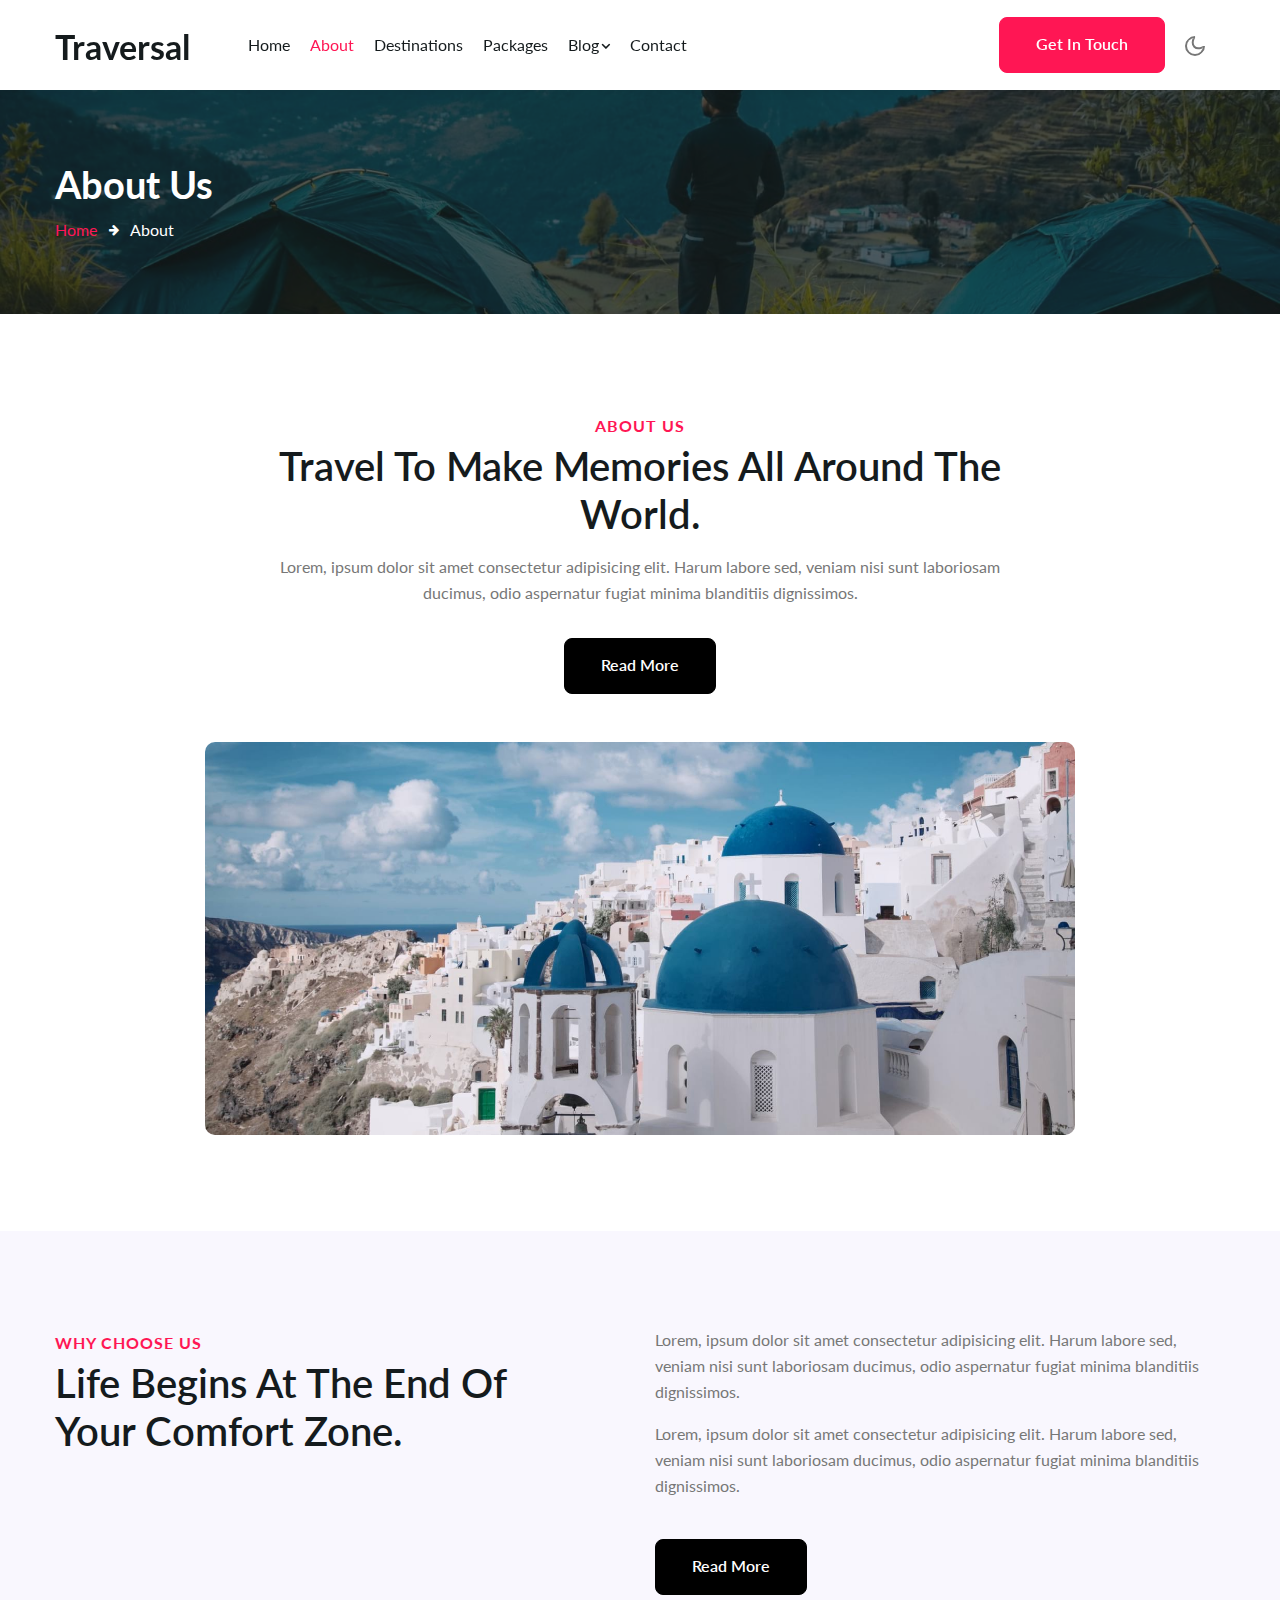
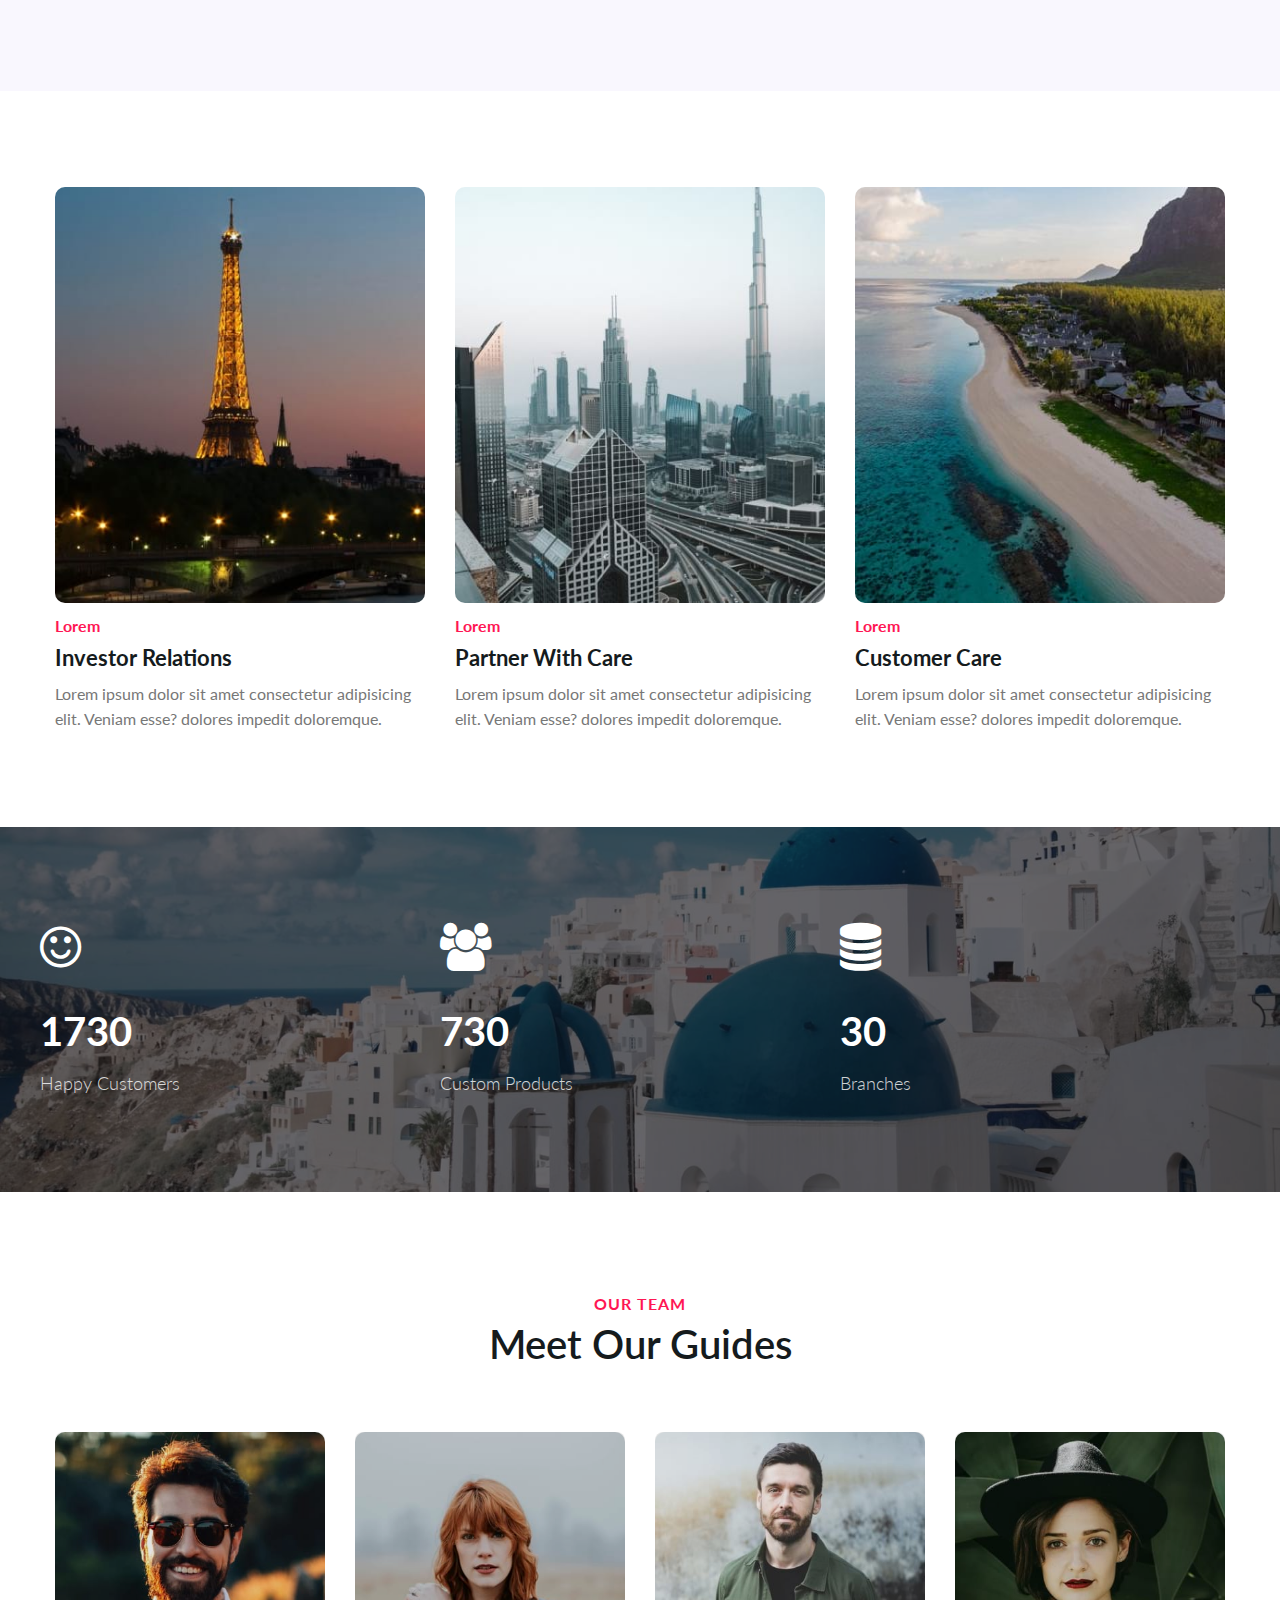
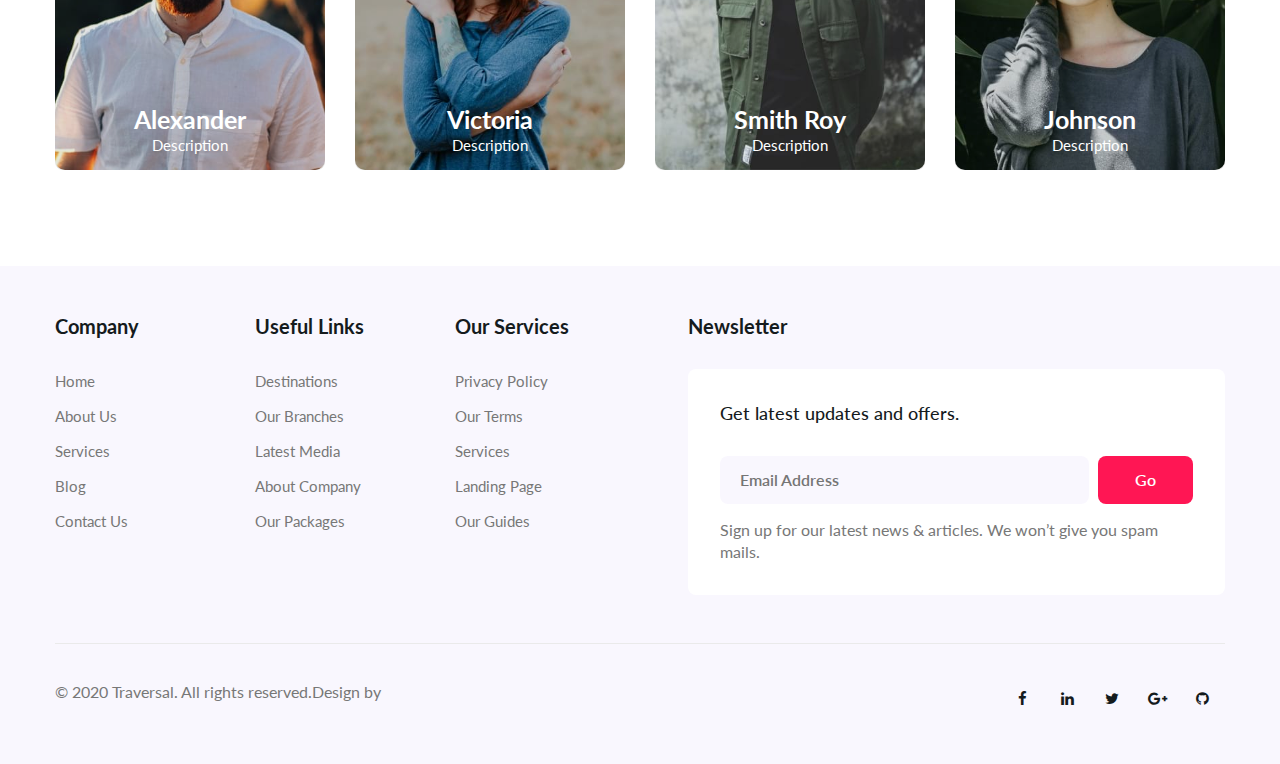
<file: TraversalCoreProject/wwwroot/Traversal-Liberty/about.html>
<!doctype html>
<html lang="zxx">

<head>
  <!-- Required meta tags -->
  <meta charset="utf-8">
  <meta name="viewport" content="width=device-width, initial-scale=1, shrink-to-fit=no">
  <title>Traversal Travel Category Bootstrap Responsive Template | About </title>
  <!-- google fonts -->
  <link href="//fonts.googleapis.com/css2?family=Montserrat:wght@300;400;600;700&display=swap" rel="stylesheet">
  <link href="//fonts.googleapis.com/css2?family=Lato:ital,wght@0,300;0,400;0,700;1,400&display=swap"
    rel="stylesheet">
  <!-- google fonts -->
  <!-- Template CSS -->
  <link rel="stylesheet" href="assets/css/style-liberty.css">
  <!-- Template CSS -->
</head>

<body>
  <!--header-->
  <header id="site-header" class="fixed-top">
    <div class="container">
      <nav class="navbar navbar-expand-lg stroke">
        <h1><a class="navbar-brand mr-lg-5" href="index.html">
            Traversal
          </a></h1>
        <!-- if logo is image enable this   
      <a class="navbar-brand" href="#index.html">
          <img src="image-path" alt="Your logo" title="Your logo" style="height:35px;" />
      </a> -->
        <button class="navbar-toggler  collapsed bg-gradient" type="button" data-toggle="collapse"
          data-target="#navbarTogglerDemo02" aria-controls="navbarTogglerDemo02" aria-expanded="false"
          aria-label="Toggle navigation">
          <span class="navbar-toggler-icon fa icon-expand fa-bars"></span>
          <span class="navbar-toggler-icon fa icon-close fa-times"></span>
          </span>
        </button>

        <div class="collapse navbar-collapse" id="navbarTogglerDemo02">
          <ul class="navbar-nav mr-auto">
            <li class="nav-item">
              <a class="nav-link" href="index.html">Home <span class="sr-only">(current)</span></a>
            </li>
            <li class="nav-item active">
              <a class="nav-link" href="about.html">About</a>
            </li>
            <li class="nav-item">
              <a class="nav-link" href="services.html">Destinations</a>
            </li>
            <li class="nav-item">
              <a class="nav-link" href="pricing.html">Packages</a>
            </li>
            <li class="nav-item dropdown">
              <a class="nav-link dropdown-toggle" href="#" id="navbarDropdown1" role="button" data-toggle="dropdown"
                aria-haspopup="true" aria-expanded="false">
                Blog<span class="fa fa-angle-down"></span>
              </a>
              <div class="dropdown-menu" aria-labelledby="navbarDropdown1">
                <a class="dropdown-item" href="blog.html">Blog Posts</a>
                <a class="dropdown-item" href="blog-single.html">Blog single</a>
                <a class="dropdown-item" href="landing-single.html">Landing Page</a>
              </div>
            </li>
            <li class="nav-item">
              <a class="nav-link" href="contact.html">Contact</a>
            </li>

          </ul>
        </div>
        <div class="d-lg-block d-none">
          <a href="contact.html" class="btn btn-style btn-secondary">Get In Touch</a>
        </div>
        <!-- toggle switch for light and dark theme -->
        <div class="mobile-position">
          <nav class="navigation">
            <div class="theme-switch-wrapper">
              <label class="theme-switch" for="checkbox">
                <input type="checkbox" id="checkbox">
                <div class="mode-container">
                  <i class="gg-sun"></i>
                  <i class="gg-moon"></i>
                </div>
              </label>
            </div>
          </nav>
        </div>
        <!-- //toggle switch for light and dark theme -->
      </nav>
    </div>
  </header>
  <!-- //header -->
  <!-- about breadcrumb -->
  <section class="w3l-about-breadcrumb text-left">
    <div class="breadcrumb-bg breadcrumb-bg-about py-sm-5 py-4">
      <div class="container py-2">
        <h2 class="title">About Us</h2>
        <ul class="breadcrumbs-custom-path mt-2">
          <li><a href="#url">Home</a></li>
          <li class="active"><span class="fa fa-arrow-right mx-2" aria-hidden="true"></span> About </li>
        </ul>
      </div>
    </div>
  </section>
  <!-- //about breadcrumb -->
  <!-- /about-6-->
  <section class="w3l-cta4 py-5">
      <div class="container py-lg-5">
        <div class="ab-section text-center">
          <h6 class="sub-title">About Us</h6>
          <h3 class="hny-title">Travel to make memories all around the world.</h3>
          <p class="py-3 mb-3">Lorem, ipsum dolor sit amet consectetur adipisicing elit. Harum labore sed, veniam nisi sunt laboriosam ducimus, odio
            aspernatur fugiat minima blanditiis dignissimos.</p>
            <a href="services.html" class="btn btn-style btn-primary">Read More</a>
        </div>
        <div class="row mt-5">
          <div class="col-md-9 mx-auto">
            <img src="assets/images/banner3.jpg" class="img-fluid" alt="">
          </div>
        </div>
      </div>
  </section>
  <!-- //about-6-->
   <!-- /content-6-->
   <section class="w3l-content-6 py-5">
    <div class="container py-lg-5">
      <div class="row">
        <div class="col-lg-6 content-6-left pr-lg-5">
          <h6 class="sub-title">Why Choose Us</h6>
          <h3 class="hny-title">Life begins at the end of your comfort zone.</h3>
        </div>
        <div class="col-lg-6 content-6-right mt-lg-0 mt-4">
          <p class="mb-3">Lorem, ipsum dolor sit amet consectetur adipisicing elit. Harum labore sed, veniam nisi sunt laboriosam ducimus, odio
            aspernatur fugiat minima blanditiis dignissimos.</p>
            <p class="mb-3">Lorem, ipsum dolor sit amet consectetur adipisicing elit. Harum labore sed, veniam nisi sunt laboriosam ducimus, odio
              aspernatur fugiat minima blanditiis dignissimos.</p>
              <a href="services.html" class="btn btn-style btn-primary mt-4">Read More</a>
        </div>
      </div>
    </div>
</section>
<!-- //content-6-->
<section class="w3l-grids1">
  <div class="hny-three-grids py-5">
    <div class="container py-lg-5">
      <div class="row">
        <div class="col-md-4 col-sm-6 mt-0 grids5-info">
          <a href="#url"><img src="assets/images/g1.jpg" class="img-fluid" alt=""></a>
          <h5>Lorem</h5>
          <h4><a href="#url">Investor Relations</a></h4>
          <p>Lorem ipsum dolor sit amet consectetur adipisicing elit. Veniam esse? dolores impedit doloremque.</p>
        </div>
        <div class="col-md-4 col-sm-6 mt-sm-0 mt-5 grids5-info">
          <a href="#url"><img src="assets/images/g2.jpg" class="img-fluid" alt=""></a>
          <h5>Lorem</h5>
          <h4><a href="#url"> 
            Partner With Care</a></h4>
          <p>Lorem ipsum dolor sit amet consectetur adipisicing elit. Veniam esse? dolores impedit doloremque.</p>
        </div>
        <div class="col-md-4 col-sm-6 mt-md-0 mt-5 grids5-info">
          <a href="#url"><img src="assets/images/g3.jpg" class="img-fluid" alt=""></a>
          <h5>Lorem</h5>
          <h4><a href="#url">Customer Care</a></h4>
          <p>Lorem ipsum dolor sit amet consectetur adipisicing elit. Veniam esse? dolores impedit doloremque.</p>
        </div>
      </div>
    </div>
  </div>
</section>
  <!-- stats -->
  <section class="w3l-statshny py-5" id="stats">
    <div class="container py-lg-5 py-md-4">
      <div class="w3-stats-inner-info">
        <div class="row">
          <div class="col-lg-4 col-6 stats_info counter_grid text-left">
            <span class="fa fa-smile-o"></span>
            <p class="counter">1730</p>
            <h4>Happy Customers</h4>
          </div>
          <div class="col-lg-4 col-6 stats_info counter_grid1 text-left">
            <span class="fa fa-users"></span>
            <p class="counter">730</p>
            <h4>Custom Products</h4>
          </div>
          <div class="col-lg-4 col-6 stats_info counter_grid mt-lg-0 mt-5 text-left">
            <span class="fa fa-database"></span>
            <p class="counter">30</p>
            <h4>branches</h4>
          </div>
        </div>
      </div>
    </div>
  </section>
  <!-- //stats -->
  <!-- team -->
  <section class="w3l-team" id="team">
    <div class="team-block py-5">
      <div class="container py-lg-5">
        <div class="title-content text-center mb-lg-3 mb-4">
          <h6 class="sub-title">Our team</h6>
          <h3 class="hny-title">Meet our Guides</h3>
        </div>
        <div class="row">
          <div class="col-lg-3 col-6 mt-lg-5 mt-4">
            <div class="box16">
              <a href="#url"><img src="assets/images/team1.jpg" alt="" class="img-fluid" /></a>
              <div class="box-content">
                <h3 class="title"><a href="#url">Alexander</a></h3>
                <span class="post">Description</span>
                <ul class="social">
                  <li>
                    <a href="#" class="facebook">
                      <span class="fa fa-facebook-f"></span>
                    </a>
                  </li>
                  <li>
                    <a href="#" class="twitter">
                      <span class="fa fa-twitter"></span>
                    </a>
                  </li>
                </ul>
              </div>
            </div>
          </div>
          <div class="col-lg-3 col-6 mt-lg-5 mt-4">
            <div class="box16">
              <a href="#url"><img src="assets/images/team2.jpg" alt="" class="img-fluid" /></a>
              <div class="box-content">
                <h3 class="title"><a href="#url">Victoria</a></h3>
                <span class="post">Description</span>
                <ul class="social">
                  <li>
                    <a href="#" class="facebook">
                      <span class="fa fa-facebook-f"></span>
                    </a>
                  </li>
                  <li>
                    <a href="#" class="twitter">
                      <span class="fa fa-twitter"></span>
                    </a>
                  </li>
                </ul>
              </div>
            </div>
          </div>
          <div class="col-lg-3 col-6 mt-lg-5 mt-4">
            <div class="box16">
              <a href="#url"><img src="assets/images/team3.jpg" alt="" class="img-fluid" /></a>
              <div class="box-content">
                <h3 class="title"><a href="#url">Smith roy</a></h3>
                <span class="post">Description</a></span>
                <ul class="social">
                  <li>
                    <a href="#" class="facebook">
                      <span class="fa fa-facebook-f"></span>
                    </a>
                  </li>
                  <li>
                    <a href="#" class="twitter">
                      <span class="fa fa-twitter"></span>
                    </a>
                  </li>
                </ul>
              </div>
            </div>
          </div>
          <div class="col-lg-3 col-6 mt-lg-5 mt-4">
            <div class="box16">
              <a href="#url"><img src="assets/images/team4.jpg" alt="" class="img-fluid" /></a>
              <div class="box-content">
                <h3 class="title"><a href="#url">Johnson</a></h3>
                <span class="post">Description</a></span>
                <ul class="social">
                  <li>
                    <a href="#" class="facebook">
                      <span class="fa fa-facebook-f"></span>
                    </a>
                  </li>
                  <li>
                    <a href="#" class="twitter">
                      <span class="fa fa-twitter"></span>
                    </a>
                  </li>
                </ul>
              </div>
            </div>
          </div>
        </div>
      </div>
    </div>
  </section>
  <!-- //team -->

  <!--/w3l-footer-29-main-->
  <footer>
    <!-- footer -->
    <section class="w3l-footer">
      <div class="w3l-footer-16-main py-5">
        <div class="container">
          <div class="row">
            <div class="col-lg-6 column">
              <div class="row">
                <div class="col-md-4 column">
                  <h3>Company</h3>
                  <ul class="footer-gd-16">
                    <li><a href="index.html">Home</a></li>
                    <li><a href="about.html">About Us</a></li>
                    <li><a href="services.html">Services</a></li>
                    <li><a href="blog.html">Blog</a></li>
                    <li><a href="contact.html">Contact Us</a></li>
                  </ul>
                </div>
                <div class="col-md-4 column mt-md-0 mt-4">
                  <h3>Useful Links</h3>
                  <ul class="footer-gd-16">
                    <li><a href="#url">Destinations</a></li>
                    <li><a href="#url">Our Branches</a></li>
                    <li><a href="#url">Latest Media</a></li>
                    <li><a href="about.html">About Company</a></li>
                    <li><a href="#url">Our Packages</a></li>
                  </ul>
                </div>
                <div class="col-md-4 column mt-md-0 mt-4">
                  <h3>Our Services</h3>
                  <ul class="footer-gd-16">
                    <li><a href="#url">Privacy Policy</a></li>
                    <li><a href="#url">Our Terms</a></li>
                    <li><a href="services.html">Services</a></li>
                    <li><a href="landing-single.html">Landing Page</a></li>
                    <li><a href="#url">Our Guides</a></li>
                  </ul>
                </div>
              </div>
            </div>
            <div class="col-lg-6 col-md-12 column pl-lg-5 column4 mt-lg-0 mt-5">
              <h3>Newsletter </h3>
              <div class="end-column">
                <h4>Get latest updates and offers.</h4>
                <form action="#" class="subscribe" method="post">
                  <input type="email" name="email" placeholder="Email Address" required="">
                  <button type="submit">Go</button>
                </form>
                <p>Sign up for our latest news & articles. We won’t give you spam mails.</p>
              </div>
            </div>
          </div>
          <div class="d-flex below-section justify-content-between align-items-center pt-4 mt-5">
            <div class="columns text-lg-left text-center">
              <p>&copy; 2020 Traversal. All rights reserved.Design by <a href="https://w3layouts.com/" target="_blank">
               
              </p>
            </div>
            <div class="columns-2 mt-lg-0 mt-3">
              <ul class="social">
                <li><a href="#facebook"><span class="fa fa-facebook" aria-hidden="true"></span></a>
                </li>
                <li><a href="#linkedin"><span class="fa fa-linkedin" aria-hidden="true"></span></a>
                </li>
                <li><a href="#twitter"><span class="fa fa-twitter" aria-hidden="true"></span></a>
                </li>
                <li><a href="#google"><span class="fa fa-google-plus" aria-hidden="true"></span></a>
                </li>
                <li><a href="#github"><span class="fa fa-github" aria-hidden="true"></span></a>
                </li>
              </ul>
            </div>
          </div>
        </div>
      </div>
  
      <!-- move top -->
      <button onclick="topFunction()" id="movetop" title="Go to top">
        <span class="fa fa-angle-up"></span>
      </button>
      <script>
        // When the user scrolls down 20px from the top of the document, show the button
        window.onscroll = function () {
          scrollFunction()
        };
  
        function scrollFunction() {
          if (document.body.scrollTop > 20 || document.documentElement.scrollTop > 20) {
            document.getElementById("movetop").style.display = "block";
          } else {
            document.getElementById("movetop").style.display = "none";
          }
        }
  
        // When the user clicks on the button, scroll to the top of the document
        function topFunction() {
          document.body.scrollTop = 0;
          document.documentElement.scrollTop = 0;
        }
      </script>
      <!-- //move top -->
      <script>
        $(function () {
          $('.navbar-toggler').click(function () {
            $('body').toggleClass('noscroll');
          })
        });
      </script>
    </section>
    <!-- //footer -->
  </footer>
  <!-- Template JavaScript -->
  <script src="assets/js/jquery-3.3.1.min.js"></script>
  <script src="assets/js/theme-change.js"></script>
  <!-- stats number counter-->
  <script src="assets/js/jquery.waypoints.min.js"></script>
  <script src="assets/js/jquery.countup.js"></script>
  <script>
    $('.counter').countUp();
  </script>
  <!-- //stats number counter -->
  <!--/MENU-JS-->
  <script>
    $(window).on("scroll", function () {
      var scroll = $(window).scrollTop();

      if (scroll >= 80) {
        $("#site-header").addClass("nav-fixed");
      } else {
        $("#site-header").removeClass("nav-fixed");
      }
    });

    //Main navigation Active Class Add Remove
    $(".navbar-toggler").on("click", function () {
      $("header").toggleClass("active");
    });
    $(document).on("ready", function () {
      if ($(window).width() > 991) {
        $("header").removeClass("active");
      }
      $(window).on("resize", function () {
        if ($(window).width() > 991) {
          $("header").removeClass("active");
        }
      });
    });
  </script>
  <!--//MENU-JS-->

  <script src="assets/js/bootstrap.min.js"></script>

</body>

</html>
</file>
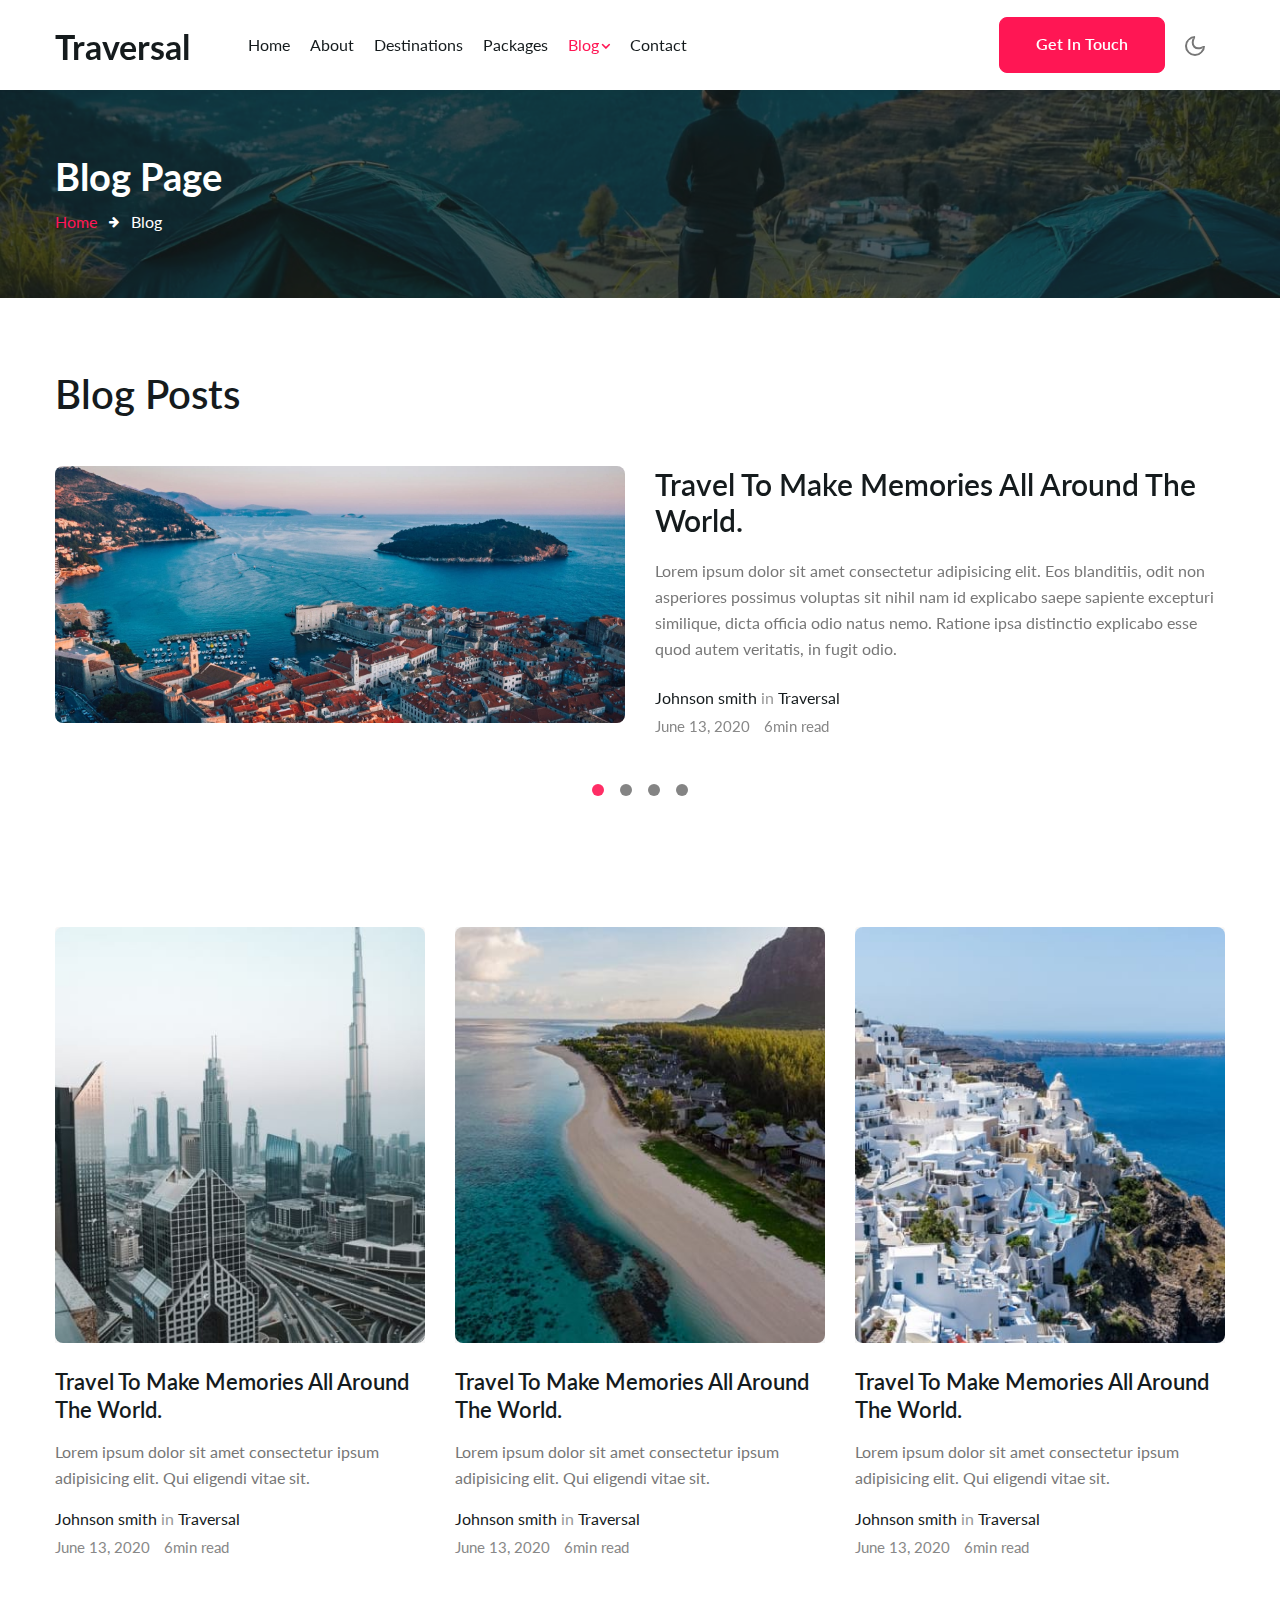
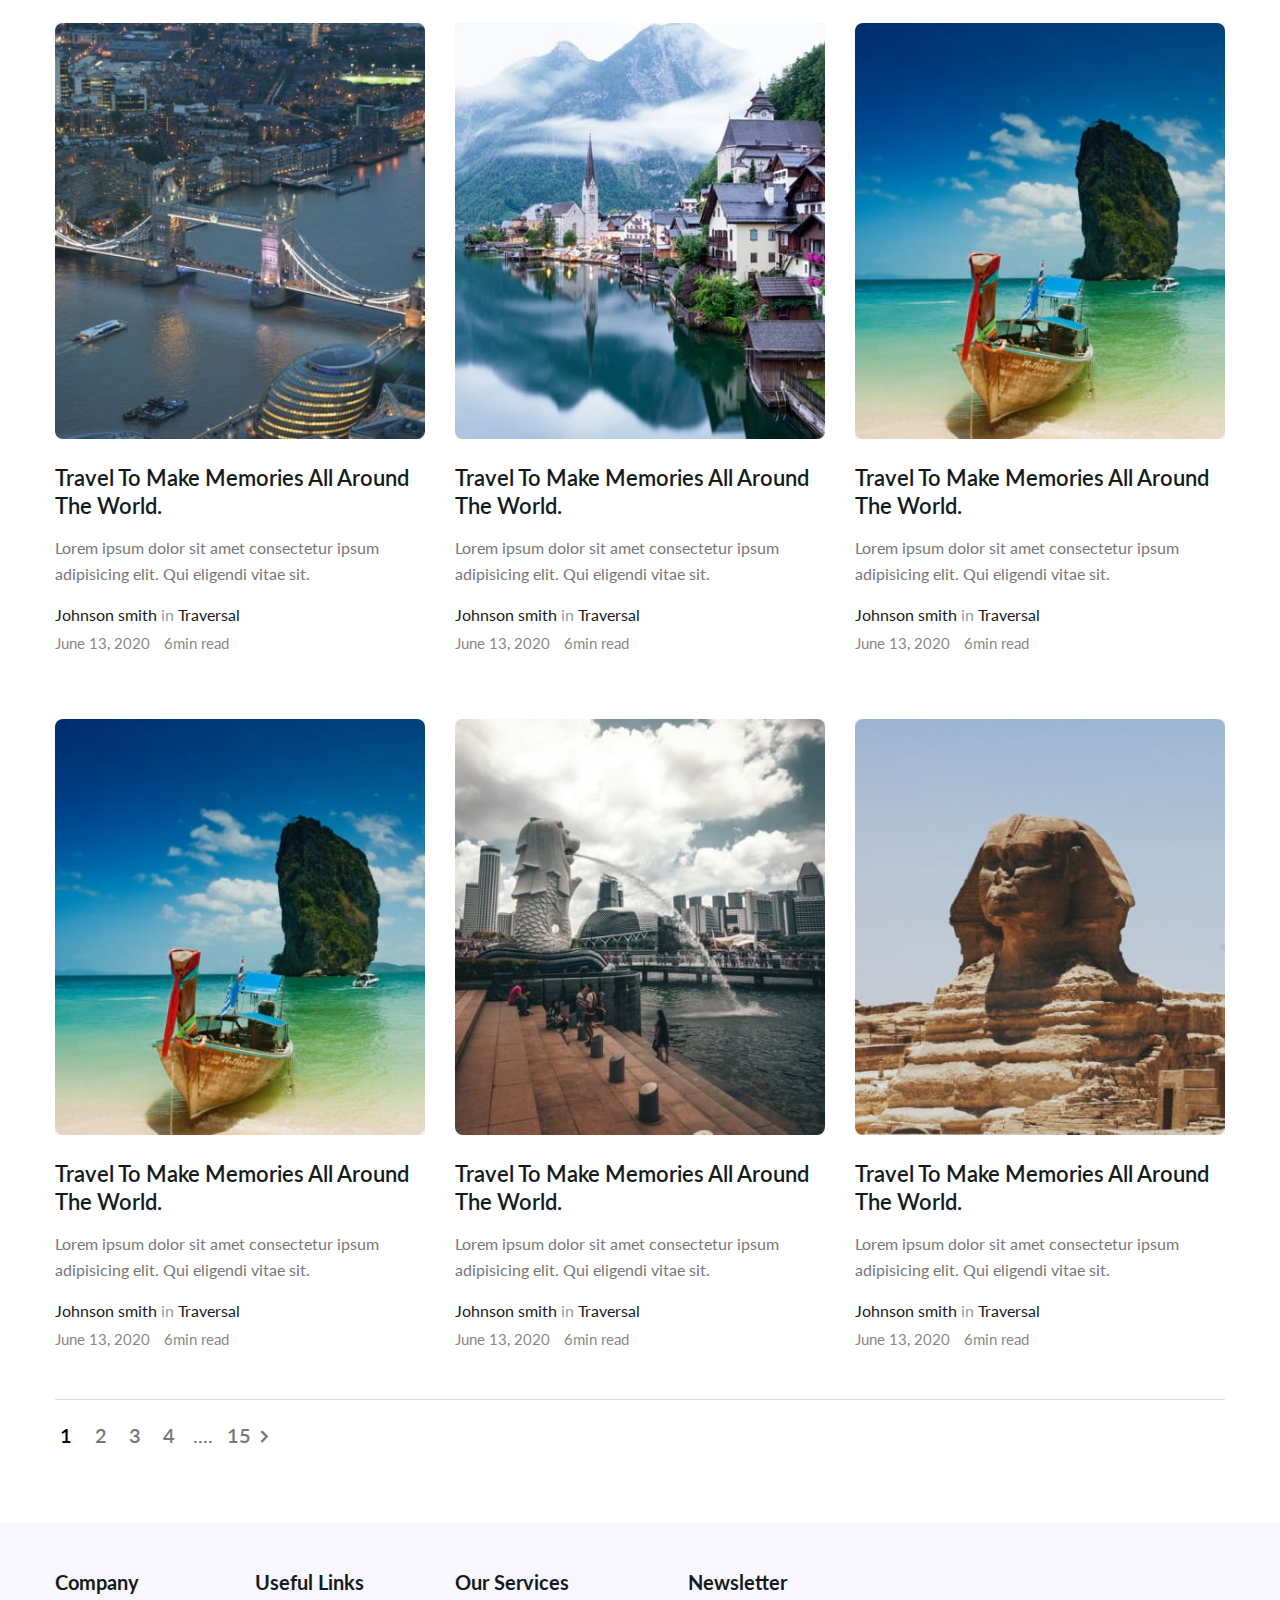
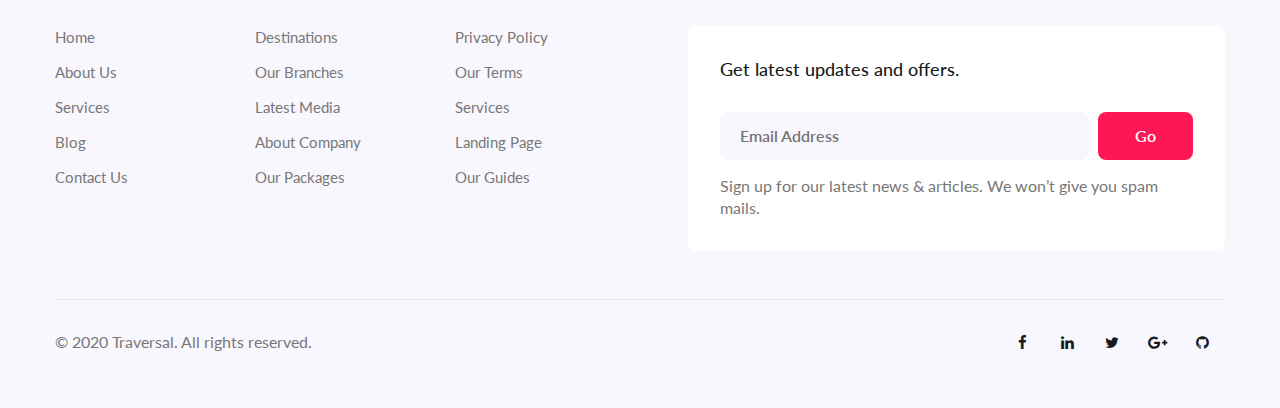
<file: TraversalCoreProject/wwwroot/Traversal-Liberty/blog.html>
<!doctype html>
<html lang="zxx">

<head>
  <!-- Required meta tags -->
  <meta charset="utf-8">
  <meta name="viewport" content="width=device-width, initial-scale=1, shrink-to-fit=no">
  <title>Traversal Travel Category Bootstrap Responsive Template | Blog </title>
  <!-- google fonts -->
  <link href="//fonts.googleapis.com/css2?family=Montserrat:wght@300;400;600;700&display=swap" rel="stylesheet">
  <link href="//fonts.googleapis.com/css2?family=Lato:ital,wght@0,300;0,400;0,700;1,400&display=swap"
    rel="stylesheet">
  <!-- google fonts -->
  <!-- Template CSS -->
  <link rel="stylesheet" href="assets/css/style-liberty.css">
  <!-- Template CSS -->
</head>

<body>
  <!--header-->
  <header id="site-header" class="fixed-top">
    <div class="container">
      <nav class="navbar navbar-expand-lg stroke">
        <h1><a class="navbar-brand mr-lg-5" href="index.html">
            Traversal
          </a></h1>
        <!-- if logo is image enable this   
      <a class="navbar-brand" href="#index.html">
          <img src="image-path" alt="Your logo" title="Your logo" style="height:35px;" />
      </a> -->
        <button class="navbar-toggler  collapsed bg-gradient" type="button" data-toggle="collapse"
          data-target="#navbarTogglerDemo02" aria-controls="navbarTogglerDemo02" aria-expanded="false"
          aria-label="Toggle navigation">
          <span class="navbar-toggler-icon fa icon-expand fa-bars"></span>
          <span class="navbar-toggler-icon fa icon-close fa-times"></span>
          </span>
        </button>

        <div class="collapse navbar-collapse" id="navbarTogglerDemo02">
          <ul class="navbar-nav mr-auto">
            <li class="nav-item">
              <a class="nav-link" href="index.html">Home <span class="sr-only">(current)</span></a>
            </li>
            <li class="nav-item">
              <a class="nav-link" href="about.html">About</a>
            </li>
            <li class="nav-item">
              <a class="nav-link" href="services.html">Destinations</a>
            </li>
            <li class="nav-item">
              <a class="nav-link" href="pricing.html">Packages</a>
            </li>
            <li class="nav-item dropdown active">
              <a class="nav-link dropdown-toggle" href="#" id="navbarDropdown1" role="button" data-toggle="dropdown"
                aria-haspopup="true" aria-expanded="false">
                Blog<span class="fa fa-angle-down"></span>
              </a>
              <div class="dropdown-menu" aria-labelledby="navbarDropdown1">
                <a class="dropdown-item" href="blog.html">Blog Posts</a>
                <a class="dropdown-item" href="blog-single.html">Blog single</a>
                <a class="dropdown-item" href="landing-single.html">Landing Page</a>
              </div>
            </li>
            <li class="nav-item">
              <a class="nav-link" href="contact.html">Contact</a>
            </li>

          </ul>
        </div>
        <div class="d-lg-block d-none">
          <a href="contact.html" class="btn btn-style btn-secondary">Get In Touch</a>
        </div>
        <!-- toggle switch for light and dark theme -->
        <div class="mobile-position">
          <nav class="navigation">
            <div class="theme-switch-wrapper">
              <label class="theme-switch" for="checkbox">
                <input type="checkbox" id="checkbox">
                <div class="mode-container">
                  <i class="gg-sun"></i>
                  <i class="gg-moon"></i>
                </div>
              </label>
            </div>
          </nav>
        </div>
        <!-- //toggle switch for light and dark theme -->
      </nav>
    </div>
  </header>
  <!-- //header -->
  <!-- about breadcrumb -->
  <section class="w3l-about-breadcrumb text-left">
    <div class="breadcrumb-bg breadcrumb-bg-about py-sm-5 py-4">
      <div class="container">
        <h2 class="title">Blog Page</h2>
        <ul class="breadcrumbs-custom-path mt-2">
          <li><a href="#url">Home</a></li>
          <li class="active"><span class="fa fa-arrow-right mx-2" aria-hidden="true"></span> Blog </li>
        </ul>
      </div>
    </div>
  </section>
  <!-- //about breadcrumb -->
  <!--/blog-->
  <section class="w3l-blog-slider" id="blog-slider">
    <!-- main-slider -->
    <div class="blog-slider py-5">
        <div class="container py-lg-4 py-md-3 mb-md-0 mb-5">
            <h3 class="hny-title mb-5">Blog Posts </h3>
            <div class="owl-testimonial owl-carousel owl-theme">
                <div class="item">
                    <div class="row">
                        <div class="col-lg-6">
                            <a href="blog-single.html">
                                <img class="card-img-bottom d-block radius-image" src="assets/images/banner1.jpg"
                                    alt="Card image cap">
                            </a>
                        </div>
                        <div class="col-lg-6 blog-details align-self mt-lg-0 mt-4">
                            <a href="blog-single.html" class="blog-desc-big">Travel To Make Memories All Around The World.
                            </a>
                            <p>Lorem ipsum dolor sit amet consectetur adipisicing elit. Eos blanditiis, odit non
                                asperiores
                                possimus voluptas sit nihil nam id explicabo saepe sapiente excepturi similique, dicta
                                officia odio natus nemo. Ratione ipsa distinctio explicabo esse quod autem
                                veritatis, in fugit odio.</p>
                            <div class="author align-items-center mt-4 mb-1">
                                <a href="author.html">Johnson smith</a> in <a href="#url">Traversal</a>
                            </div>
                            <ul class="blog-meta">
                                <li class="meta-item blog-lesson">
                                    <span class="meta-value"> June 13, 2020 </span>
                                </li>
                                <li class="meta-item blog-students">
                                    <span class="meta-value"> 6min read</span>
                                </li>
                            </ul>
                        </div>
                    </div>
                </div>
                <div class="item">
                    <div class="row">
                        <div class="col-lg-6">
                            <a href="blog-single.html">
                                <img class="card-img-bottom d-block radius-image" src="assets/images/banner2.jpg"
                                    alt="Card image cap">
                            </a>
                        </div>
                        <div class="col-lg-6 blog-details align-self mt-lg-0 mt-4">
                            <a href="blog-single.html" class="blog-desc-big">Travel To Make Memories All Around The World.
                            </a>
                            <p>Lorem ipsum dolor sit amet consectetur adipisicing elit. Eos blanditiis, odit non
                                asperiores
                                possimus voluptas sit nihil nam id explicabo saepe sapiente excepturi similique, dicta
                                officia odio natus nemo. Ratione ipsa distinctio explicabo esse quod autem
                                veritatis, in fugit odio.</p>
                            <div class="author align-items-center mt-4 mb-1">
                                <a href="author.html">Johnson smith</a> in <a href="#url">Traversal</a>
                            </div>
                            <ul class="blog-meta">
                                <li class="meta-item blog-lesson">
                                    <span class="meta-value"> June 13, 2020 </span>
                                </li>
                                <li class="meta-item blog-students">
                                    <span class="meta-value"> 6min read</span>
                                </li>
                            </ul>
                        </div>
                    </div>
                </div>
                <div class="item">
                    <div class="row">
                        <div class="col-lg-6">
                            <a href="blog-single.html">
                                <img class="card-img-bottom d-block radius-image" src="assets/images/banner3.jpg"
                                    alt="Card image cap">
                            </a>
                        </div>
                        <div class="col-lg-6 blog-details align-self mt-lg-0 mt-4">
                            <a href="blog-single.html" class="blog-desc-big">Travel To Make Memories All Around The World.
                            </a>
                            <p>Lorem ipsum dolor sit amet consectetur adipisicing elit. Eos blanditiis, odit non
                                asperiores
                                possimus voluptas sit nihil nam id explicabo saepe sapiente excepturi similique, dicta
                                officia odio natus nemo. Ratione ipsa distinctio explicabo esse quod autem
                                veritatis, in fugit odio.</p>
                            <div class="author align-items-center mt-4 mb-1">
                                <a href="author.html">Johnson smith</a> in <a href="#url">Traversal</a>
                            </div>
                            <ul class="blog-meta">
                                <li class="meta-item blog-lesson">
                                    <span class="meta-value"> June 13, 2020 </span>
                                </li>
                                <li class="meta-item blog-students">
                                    <span class="meta-value"> 6min read</span>
                                </li>
                            </ul>
                        </div>
                    </div>
                </div>
                <div class="item">
                    <div class="row">
                        <div class="col-lg-6">
                            <a href="blog-single.html">
                                <img class="card-img-bottom d-block radius-image" src="assets/images/banner1.jpg"
                                    alt="Card image cap">
                            </a>
                        </div>
                        <div class="col-lg-6 blog-details align-self mt-lg-0 mt-4">
                            <a href="blog-single.html" class="blog-desc-big">Travel To Make Memories All Around The World.
                            </a>
                            <p>Lorem ipsum dolor sit amet consectetur adipisicing elit. Eos blanditiis, odit non
                                asperiores
                                possimus voluptas sit nihil nam id explicabo saepe sapiente excepturi similique, dicta
                                officia odio natus nemo. Ratione ipsa distinctio explicabo esse quod autem
                                veritatis, in fugit odio.</p>
                            <div class="author align-items-center mt-4 mb-1">
                                <a href="author.html">Johnson smith</a> in <a href="#url">Traversal</a>
                            </div>
                            <ul class="blog-meta">
                                <li class="meta-item blog-lesson">
                                    <span class="meta-value"> June 13, 2020 </span>
                                </li>
                                <li class="meta-item blog-students">
                                    <span class="meta-value"> 6min read</span>
                                </li>
                            </ul>
                        </div>
                    </div>
                </div>
            </div>
        </div>
    </div>
    <!-- /main-slider -->
</section>


<section class="w3l-blog-block2 mt-md-5 pb-5">
    <div class="container mb-lg-4">
        <div class="row">
            <div class="col-lg-4 col-md-6 item">
                <div class="card">
                    <div class="card-header p-0 position-relative">
                        <a href="blog-single.html">
                            <img class="card-img-bottom d-block radius-image" src="assets/images/g2.jpg"
                                alt="Card image cap">
                        </a>
                    </div>
                    <div class="card-body p-0 blog-details">
                        <a href="blog-single.html" class="blog-desc">Travel To Make Memories All Around The World.
                        </a>
                        <p>Lorem ipsum dolor sit amet consectetur ipsum adipisicing elit. Qui eligendi
                            vitae sit.</p>
                        <div class="author align-items-center mt-3 mb-1">
                            <a href="author.html">Johnson smith</a> in <a href="#url">Traversal</a>
                        </div>
                        <ul class="blog-meta">
                            <li class="meta-item blog-lesson">
                                <span class="meta-value"> June 13, 2020 </span>
                            </li>
                            <li class="meta-item blog-students">
                                <span class="meta-value"> 6min read</span>
                            </li>
                        </ul>
                    </div>
                </div>
            </div>
            <div class="col-lg-4 col-md-6 item mt-md-0 mt-5">
                <div class="card">
                    <div class="card-header p-0 position-relative">
                        <a href="blog-single.html">
                            <img class="card-img-bottom d-block radius-image" src="assets/images/g3.jpg"
                                alt="Card image cap">
                        </a>
                    </div>
                    <div class="card-body p-0 blog-details">
                        <a href="blog-single.html" class="blog-desc">Travel To Make Memories All Around The World.
                        </a>
                        <p>Lorem ipsum dolor sit amet consectetur ipsum adipisicing elit. Qui eligendi
                            vitae sit.</p>
                        <div class="author align-items-center mt-3 mb-1">
                            <a href="author.html">Johnson smith</a> in <a href="#url">Traversal</a>
                        </div>
                        <ul class="blog-meta">
                            <li class="meta-item blog-lesson">
                                <span class="meta-value"> June 13, 2020 </span>
                            </li>
                            <li class="meta-item blog-students">
                                <span class="meta-value"> 6min read</span>
                            </li>
                        </ul>
                    </div>
                </div>
            </div>
            <div class="col-lg-4 col-md-6 item mt-lg-0 mt-5">
                <div class="card">
                    <div class="card-header p-0 position-relative">
                        <a href="blog-single.html">
                            <img class="card-img-bottom d-block radius-image" src="assets/images/g4.jpg"
                                alt="Card image cap">
                        </a>
                    </div>
                    <div class="card-body p-0 blog-details">
                        <a href="blog-single.html" class="blog-desc">Travel To Make Memories All Around The World.
                        </a>
                        <p>Lorem ipsum dolor sit amet consectetur ipsum adipisicing elit. Qui eligendi
                            vitae sit.</p>
                        <div class="author align-items-center mt-3 mb-1">
                            <a href="author.html">Johnson smith</a> in <a href="#url">Traversal</a>
                        </div>
                        <ul class="blog-meta">
                            <li class="meta-item blog-lesson">
                                <span class="meta-value"> June 13, 2020 </span>
                            </li>
                            <li class="meta-item blog-students">
                                <span class="meta-value"> 6min read</span>
                            </li>
                        </ul>
                    </div>
                </div>
            </div>
            <div class="col-lg-4 col-md-6 item mt-5 pt-lg-3">
                <div class="card">
                    <div class="card-header p-0 position-relative">
                        <a href="blog-single.html">
                            <img class="card-img-bottom d-block radius-image" src="assets/images/g5.jpg"
                                alt="Card image cap">
                        </a>
                    </div>
                    <div class="card-body p-0 blog-details">
                        <a href="blog-single.html" class="blog-desc">Travel To Make Memories All Around The World.
                        </a>
                        <p>Lorem ipsum dolor sit amet consectetur ipsum adipisicing elit. Qui eligendi
                            vitae sit.</p>
                        <div class="author align-items-center mt-3 mb-1">
                            <a href="author.html">Johnson smith</a> in <a href="#url">Traversal</a>
                        </div>
                        <ul class="blog-meta">
                            <li class="meta-item blog-lesson">
                                <span class="meta-value"> June 13, 2020 </span>
                            </li>
                            <li class="meta-item blog-students">
                                <span class="meta-value"> 6min read</span>
                            </li>
                        </ul>
                    </div>
                </div>
            </div>
            <div class="col-lg-4 col-md-6 item mt-5 pt-lg-3">
                <div class="card">
                    <div class="card-header p-0 position-relative">
                        <a href="blog-single.html">
                            <img class="card-img-bottom d-block radius-image" src="assets/images/g6.jpg"
                                alt="Card image cap">
                        </a>
                    </div>
                    <div class="card-body p-0 blog-details">
                        <a href="blog-single.html" class="blog-desc">Travel To Make Memories All Around The World.
                        </a>
                        <p>Lorem ipsum dolor sit amet consectetur ipsum adipisicing elit. Qui eligendi
                            vitae sit.</p>
                        <div class="author align-items-center mt-3 mb-1">
                            <a href="author.html">Johnson smith</a> in <a href="#url">Traversal</a>
                        </div>
                        <ul class="blog-meta">
                            <li class="meta-item blog-lesson">
                                <span class="meta-value"> June 13, 2020 </span>
                            </li>
                            <li class="meta-item blog-students">
                                <span class="meta-value"> 6min read</span>
                            </li>
                        </ul>
                    </div>
                </div>
            </div>
            <div class="col-lg-4 col-md-6 item mt-5 pt-lg-3">
                <div class="card">
                    <div class="card-header p-0 position-relative">
                        <a href="blog-single.html">
                            <img class="card-img-bottom d-block radius-image" src="assets/images/g7.jpg"
                                alt="Card image cap">
                        </a>
                    </div>
                    <div class="card-body p-0 blog-details">
                        <a href="blog-single.html" class="blog-desc">Travel To Make Memories All Around The World.
                        </a>
                        <p>Lorem ipsum dolor sit amet consectetur ipsum adipisicing elit. Qui eligendi
                            vitae sit.</p>
                        <div class="author align-items-center mt-3 mb-1">
                            <a href="author.html">Johnson smith</a> in <a href="#url">Traversal</a>
                        </div>
                        <ul class="blog-meta">
                            <li class="meta-item blog-lesson">
                                <span class="meta-value"> June 13, 2020 </span>
                            </li>
                            <li class="meta-item blog-students">
                                <span class="meta-value"> 6min read</span>
                            </li>
                        </ul>
                    </div>
                </div>
            </div>
            <div class="col-lg-4 col-md-6 item mt-5 pt-lg-3">
                <div class="card">
                    <div class="card-header p-0 position-relative">
                        <a href="blog-single.html">
                            <img class="card-img-bottom d-block radius-image" src="assets/images/g7.jpg"
                                alt="Card image cap">
                        </a>
                    </div>
                    <div class="card-body p-0 blog-details">
                        <a href="blog-single.html" class="blog-desc">Travel To Make Memories All Around The World.
                        </a>
                        <p>Lorem ipsum dolor sit amet consectetur ipsum adipisicing elit. Qui eligendi
                            vitae sit.</p>
                        <div class="author align-items-center mt-3 mb-1">
                            <a href="author.html">Johnson smith</a> in <a href="#url">Traversal</a>
                        </div>
                        <ul class="blog-meta">
                            <li class="meta-item blog-lesson">
                                <span class="meta-value"> June 13, 2020 </span>
                            </li>
                            <li class="meta-item blog-students">
                                <span class="meta-value"> 6min read</span>
                            </li>
                        </ul>
                    </div>
                </div>
            </div>
            <div class="col-lg-4 col-md-6 item mt-5 pt-lg-3">
                <div class="card">
                    <div class="card-header p-0 position-relative">
                        <a href="blog-single.html">
                            <img class="card-img-bottom d-block radius-image" src="assets/images/g8.jpg"
                                alt="Card image cap">
                        </a>
                    </div>
                    <div class="card-body p-0 blog-details">
                        <a href="blog-single.html" class="blog-desc">Travel To Make Memories All Around The World.
                        </a>
                        <p>Lorem ipsum dolor sit amet consectetur ipsum adipisicing elit. Qui eligendi
                            vitae sit.</p>
                        <div class="author align-items-center mt-3 mb-1">
                            <a href="author.html">Johnson smith</a> in <a href="#url">Traversal</a>
                        </div>
                        <ul class="blog-meta">
                            <li class="meta-item blog-lesson">
                                <span class="meta-value"> June 13, 2020 </span>
                            </li>
                            <li class="meta-item blog-students">
                                <span class="meta-value"> 6min read</span>
                            </li>
                        </ul>
                    </div>
                </div>
            </div>
            <div class="col-lg-4 col-md-6 item mt-5 pt-lg-3">
                <div class="card">
                    <div class="card-header p-0 position-relative">
                        <a href="blog-single.html">
                            <img class="card-img-bottom d-block radius-image" src="assets/images/g9.jpg"
                                alt="Card image cap">
                        </a>
                    </div>
                    <div class="card-body p-0 blog-details">
                        <a href="blog-single.html" class="blog-desc">Travel To Make Memories All Around The World.
                        </a>
                        <p>Lorem ipsum dolor sit amet consectetur ipsum adipisicing elit. Qui eligendi
                            vitae sit.</p>
                        <div class="author align-items-center mt-3 mb-1">
                            <a href="author.html">Johnson smith</a> in <a href="#url">Traversal</a>
                        </div>
                        <ul class="blog-meta">
                            <li class="meta-item blog-lesson">
                                <span class="meta-value"> June 13, 2020 </span>
                            </li>
                            <li class="meta-item blog-students">
                                <span class="meta-value"> 6min read</span>
                            </li>
                        </ul>
                    </div>
                </div>
            </div>
        </div>
        <!-- pagination -->
        <div class="pagination-wrapper mt-5">
            <ul class="page-pagination">
                <li><span aria-current="page" class="page-numbers current">1</span></li>
                <li><a class="page-numbers" href="#url">2</a></li>
                <li><a class="page-numbers" href="#url">3</a></li>
                <li><a class="page-numbers" href="#url">4</a></li>
                <li><a class="page-numbers" href="#url">....</a></li>
                <li><a class="page-numbers" href="#url">15</a></li>
                <li><a class="next" href="#url"><span class="fa fa-angle-right"></span></a></li>
            </ul>
        </div>
        <!-- //pagination -->
       
    </div>
</section>
  <!--//blog-->
  <!--/w3l-footer-29-main-->
  <footer>
    <!-- footer -->
    <section class="w3l-footer">
      <div class="w3l-footer-16-main py-5">
        <div class="container">
          <div class="row">
            <div class="col-lg-6 column">
              <div class="row">
                <div class="col-md-4 column">
                  <h3>Company</h3>
                  <ul class="footer-gd-16">
                    <li><a href="index.html">Home</a></li>
                    <li><a href="about.html">About Us</a></li>
                    <li><a href="services.html">Services</a></li>
                    <li><a href="blog.html">Blog</a></li>
                    <li><a href="contact.html">Contact Us</a></li>
                  </ul>
                </div>
                <div class="col-md-4 column mt-md-0 mt-4">
                  <h3>Useful Links</h3>
                  <ul class="footer-gd-16">
                    <li><a href="#url">Destinations</a></li>
                    <li><a href="#url">Our Branches</a></li>
                    <li><a href="#url">Latest Media</a></li>
                    <li><a href="about.html">About Company</a></li>
                    <li><a href="#url">Our Packages</a></li>
                  </ul>
                </div>
                <div class="col-md-4 column mt-md-0 mt-4">
                  <h3>Our Services</h3>
                  <ul class="footer-gd-16">
                    <li><a href="#url">Privacy Policy</a></li>
                    <li><a href="#url">Our Terms</a></li>
                    <li><a href="services.html">Services</a></li>
                    <li><a href="landing-single.html">Landing Page</a></li>
                    <li><a href="#url">Our Guides</a></li>
                  </ul>
                </div>
              </div>
            </div>
            <div class="col-lg-6 col-md-12 column pl-lg-5 column4 mt-lg-0 mt-5">
              <h3>Newsletter </h3>
              <div class="end-column">
                <h4>Get latest updates and offers.</h4>
                <form action="#" class="subscribe" method="post">
                  <input type="email" name="email" placeholder="Email Address" required="">
                  <button type="submit">Go</button>
                </form>
                <p>Sign up for our latest news & articles. We won’t give you spam mails.</p>
              </div>
            </div>
          </div>
          <div class="d-flex below-section justify-content-between align-items-center pt-4 mt-5">
            <div class="columns text-lg-left text-center">
              <p>&copy; 2020 Traversal. All rights reserved.
                 
              </p>
            </div>
            <div class="columns-2 mt-lg-0 mt-3">
              <ul class="social">
                <li><a href="#facebook"><span class="fa fa-facebook" aria-hidden="true"></span></a>
                </li>
                <li><a href="#linkedin"><span class="fa fa-linkedin" aria-hidden="true"></span></a>
                </li>
                <li><a href="#twitter"><span class="fa fa-twitter" aria-hidden="true"></span></a>
                </li>
                <li><a href="#google"><span class="fa fa-google-plus" aria-hidden="true"></span></a>
                </li>
                <li><a href="#github"><span class="fa fa-github" aria-hidden="true"></span></a>
                </li>
              </ul>
            </div>
          </div>
        </div>
      </div>

      <!-- move top -->
      <button onclick="topFunction()" id="movetop" title="Go to top">
        <span class="fa fa-angle-up"></span>
      </button>
      <script>
        // When the user scrolls down 20px from the top of the document, show the button
        window.onscroll = function () {
          scrollFunction()
        };

        function scrollFunction() {
          if (document.body.scrollTop > 20 || document.documentElement.scrollTop > 20) {
            document.getElementById("movetop").style.display = "block";
          } else {
            document.getElementById("movetop").style.display = "none";
          }
        }

        // When the user clicks on the button, scroll to the top of the document
        function topFunction() {
          document.body.scrollTop = 0;
          document.documentElement.scrollTop = 0;
        }
      </script>
      <!-- //move top -->
      <script>
        $(function () {
          $('.navbar-toggler').click(function () {
            $('body').toggleClass('noscroll');
          })
        });
      </script>
    </section>
    <!-- //footer -->
  </footer>
  <!-- Template JavaScript -->
  <script src="assets/js/jquery-3.3.1.min.js"></script>
  <script src="assets/js/theme-change.js"></script>
  <!--/MENU-JS-->
  <script>
    $(window).on("scroll", function () {
      var scroll = $(window).scrollTop();

      if (scroll >= 80) {
        $("#site-header").addClass("nav-fixed");
      } else {
        $("#site-header").removeClass("nav-fixed");
      }
    });

    //Main navigation Active Class Add Remove
    $(".navbar-toggler").on("click", function () {
      $("header").toggleClass("active");
    });
    $(document).on("ready", function () {
      if ($(window).width() > 991) {
        $("header").removeClass("active");
      }
      $(window).on("resize", function () {
        if ($(window).width() > 991) {
          $("header").removeClass("active");
        }
      });
    });
  </script>
  <!--//MENU-JS-->

<!-- script for featured posts blog slider -->
<script src="assets/js/owl.carousel.js"></script>
<script>
  $(document).ready(function () {
    $('.owl-testimonial').owlCarousel({
      loop: true,
      margin: 0,
      nav: true,
      responsiveClass: true,
      autoplay: false,
      autoplayTimeout: 5000,
      autoplaySpeed: 1000,
      autoplayHoverPause: false,
      responsive: {
        0: {
          items: 1,
          nav: false
        },
        480: {
          items: 1,
          nav: false
        },
        667: {
          items: 1,
          nav: true
        },
        1000: {
          items: 1,
          nav: true
        }
      }
    })
  })
</script>
<!-- //script for featured posts blog slider -->
  <script src="assets/js/bootstrap.min.js"></script>

</body>

</html>
</file>
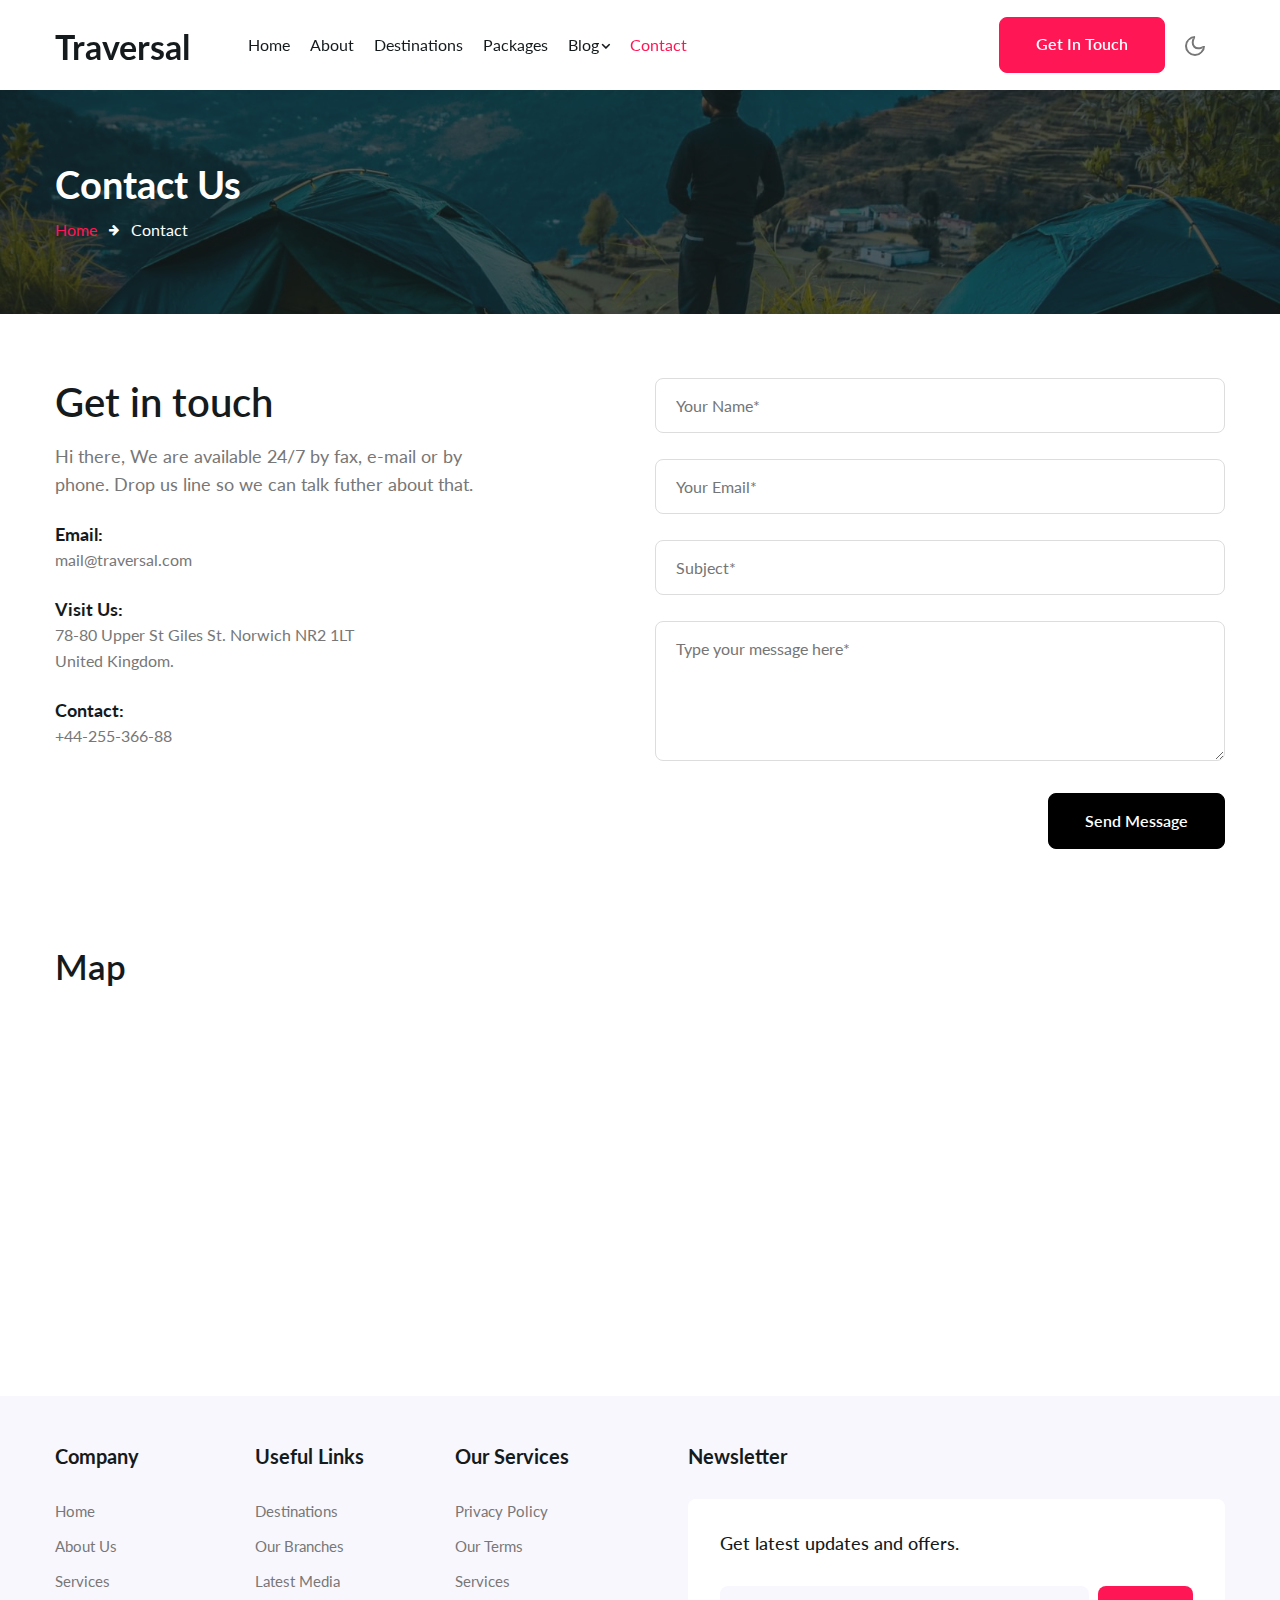
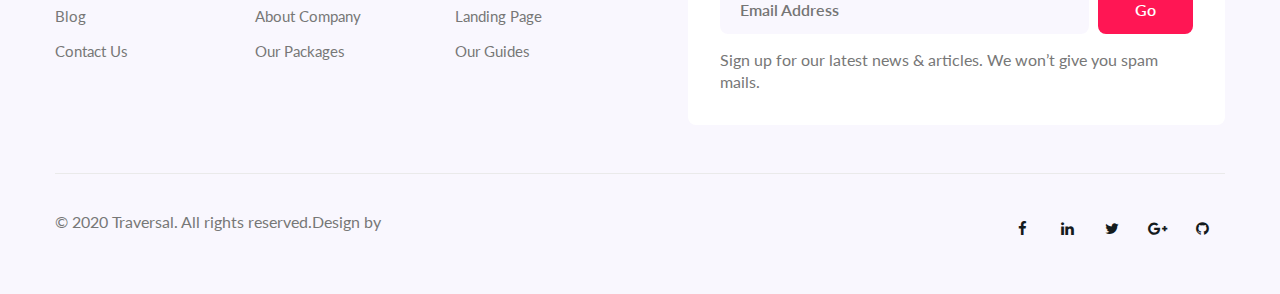
<file: TraversalCoreProject/wwwroot/Traversal-Liberty/contact.html>
<!doctype html>
<html lang="zxx">

<head>
  <!-- Required meta tags -->
  <meta charset="utf-8">
  <meta name="viewport" content="width=device-width, initial-scale=1, shrink-to-fit=no">
  <title>Traversal Travel Category Bootstrap Responsive Template | Contact </title>
  <!-- google fonts -->
  <link href="//fonts.googleapis.com/css2?family=Montserrat:wght@300;400;600;700&display=swap" rel="stylesheet">
  <link href="//fonts.googleapis.com/css2?family=Lato:ital,wght@0,300;0,400;0,700;1,400&display=swap"
    rel="stylesheet">
  <!-- google fonts -->
  <!-- Template CSS -->
  <link rel="stylesheet" href="assets/css/style-liberty.css">
  <!-- Template CSS -->
</head>

<body>
  <!--header-->
  <header id="site-header" class="fixed-top">
    <div class="container">
      <nav class="navbar navbar-expand-lg stroke">
        <h1><a class="navbar-brand mr-lg-5" href="index.html">
            Traversal
          </a></h1>
        <!-- if logo is image enable this   
      <a class="navbar-brand" href="#index.html">
          <img src="image-path" alt="Your logo" title="Your logo" style="height:35px;" />
      </a> -->
        <button class="navbar-toggler  collapsed bg-gradient" type="button" data-toggle="collapse"
          data-target="#navbarTogglerDemo02" aria-controls="navbarTogglerDemo02" aria-expanded="false"
          aria-label="Toggle navigation">
          <span class="navbar-toggler-icon fa icon-expand fa-bars"></span>
          <span class="navbar-toggler-icon fa icon-close fa-times"></span>
          </span>
        </button>

        <div class="collapse navbar-collapse" id="navbarTogglerDemo02">
          <ul class="navbar-nav mr-auto">
            <li class="nav-item">
              <a class="nav-link" href="index.html">Home <span class="sr-only">(current)</span></a>
            </li>
            <li class="nav-item">
              <a class="nav-link" href="about.html">About</a>
            </li>
            <li class="nav-item">
              <a class="nav-link" href="services.html">Destinations</a>
            </li>
            <li class="nav-item">
              <a class="nav-link" href="pricing.html">Packages</a>
            </li>
            <li class="nav-item dropdown">
              <a class="nav-link dropdown-toggle" href="#" id="navbarDropdown1" role="button" data-toggle="dropdown"
                aria-haspopup="true" aria-expanded="false">
                Blog<span class="fa fa-angle-down"></span>
              </a>
              <div class="dropdown-menu" aria-labelledby="navbarDropdown1">
                <a class="dropdown-item" href="blog.html">Blog Posts</a>
                <a class="dropdown-item" href="blog-single.html">Blog single</a>
                <a class="dropdown-item" href="landing-single.html">Landing Page</a>
              </div>
            </li>
            <li class="nav-item active">
              <a class="nav-link" href="contact.html">Contact</a>
            </li>

          </ul>
        </div>
        <div class="d-lg-block d-none">
          <a href="contact.html" class="btn btn-style btn-secondary">Get In Touch</a>
        </div>
        <!-- toggle switch for light and dark theme -->
        <div class="mobile-position">
          <nav class="navigation">
            <div class="theme-switch-wrapper">
              <label class="theme-switch" for="checkbox">
                <input type="checkbox" id="checkbox">
                <div class="mode-container">
                  <i class="gg-sun"></i>
                  <i class="gg-moon"></i>
                </div>
              </label>
            </div>
          </nav>
        </div>
        <!-- //toggle switch for light and dark theme -->
      </nav>
    </div>
  </header>
  <!-- //header -->
  <!-- about breadcrumb -->
  <section class="w3l-about-breadcrumb text-left">
    <div class="breadcrumb-bg breadcrumb-bg-about py-sm-5 py-4">
      <div class="container py-2">
        <h2 class="title">Contact Us</h2>
        <ul class="breadcrumbs-custom-path mt-2">
          <li><a href="#url">Home</a></li>
          <li class="active"><span class="fa fa-arrow-right mx-2" aria-hidden="true"></span> Contact </li>
        </ul>
      </div>
    </div>
  </section>
  <!-- //about breadcrumb -->
<!-- contact-form -->
<section class="w3l-contact" id="contact">
  <div class="contact-infubd py-5">
    <div class="container py-lg-3">
      <div class="contact-grids row">
        <div class="col-lg-6 contact-left">
          <div class="partners">
            <div class="cont-details">
              <h5>Get in touch</h5>
              <p class="mt-3 mb-4">Hi there, We are available 24/7 by fax, e-mail or by phone. Drop us line so we can talk
                futher about that.</p>
            </div>
            <div class="hours">
              <h6 class="mt-4">Email:</h6>
              <p> <a href="mailto:mail@traversal.com">
                mail@traversal.com</a></p>
              <h6 class="mt-4">Visit Us:</h6>
              <p> 78-80 Upper St Giles St. Norwich NR2 1LT United Kingdom.</p>
              <h6 class="mt-4">Contact:</h6>
              <p class="margin-top"><a href="tel:+44-255-366-88">+44-255-366-88</a></p>
            </div>
          </div>
        </div>
        <div class="col-lg-6 mt-lg-0 mt-5 contact-right">
          <form action="https://sendmail.w3layouts.com/submitForm" method="post" class="signin-form">
            <div class="input-grids">
              <div class="form-group">
                <input type="text" name="w3lName" id="w3lName" placeholder="Your Name*" class="contact-input" />
              </div>
              <div class="form-group">
                <input type="email" name="w3lSender" id="w3lSender" placeholder="Your Email*" class="contact-input" required="" />
              </div>
              <div class="form-group">
                <input type="text" name="w3lSubect" id="w3lSubect" placeholder="Subject*" class="contact-input" />
              </div>
            </div>
            <div class="form-group">
              <textarea name="w3lMessage" id="w3lMessage" placeholder="Type your message here*" required=""></textarea>
            </div>
            <div class="text-right">
              <button class="btn btn-style btn-primary">Send Message</button>
            </div>
          </form>
        </div>

      </div>
      <div class="map mt-5 pt-md-5">
        <h5>Map</h5>
        <iframe
          src="https://www.google.com/maps/embed?pb=!1m18!1m12!1m3!1d387145.86654334463!2d-74.25818682528057!3d40.70531100753592!2m3!1f0!2f0!3f0!3m2!1i1024!2i768!4f13.1!3m3!1m2!1s0x89c24fa5d33f083b%3A0xc80b8f06e177fe62!2sNew+York%2C+NY%2C+USA!5e0!3m2!1sen!2sin!4v1493028309728"
          style="border:0" allowfullscreen=""></iframe>
      </div>
    </div>
</section>
<!-- /contact-form -->

  <!--/w3l-footer-29-main-->
  <footer>
    <!-- footer -->
    <section class="w3l-footer">
      <div class="w3l-footer-16-main py-5">
        <div class="container">
          <div class="row">
            <div class="col-lg-6 column">
              <div class="row">
                <div class="col-md-4 column">
                  <h3>Company</h3>
                  <ul class="footer-gd-16">
                    <li><a href="index.html">Home</a></li>
                    <li><a href="about.html">About Us</a></li>
                    <li><a href="services.html">Services</a></li>
                    <li><a href="blog.html">Blog</a></li>
                    <li><a href="contact.html">Contact Us</a></li>
                  </ul>
                </div>
                <div class="col-md-4 column mt-md-0 mt-4">
                  <h3>Useful Links</h3>
                  <ul class="footer-gd-16">
                    <li><a href="#url">Destinations</a></li>
                    <li><a href="#url">Our Branches</a></li>
                    <li><a href="#url">Latest Media</a></li>
                    <li><a href="about.html">About Company</a></li>
                    <li><a href="#url">Our Packages</a></li>
                  </ul>
                </div>
                <div class="col-md-4 column mt-md-0 mt-4">
                  <h3>Our Services</h3>
                  <ul class="footer-gd-16">
                    <li><a href="#url">Privacy Policy</a></li>
                    <li><a href="#url">Our Terms</a></li>
                    <li><a href="services.html">Services</a></li>
                    <li><a href="landing-single.html">Landing Page</a></li>
                    <li><a href="#url">Our Guides</a></li>
                  </ul>
                </div>
              </div>
            </div>
            <div class="col-lg-6 col-md-12 column pl-lg-5 column4 mt-lg-0 mt-5">
              <h3>Newsletter </h3>
              <div class="end-column">
                <h4>Get latest updates and offers.</h4>
                <form action="#" class="subscribe" method="post">
                  <input type="email" name="email" placeholder="Email Address" required="">
                  <button type="submit">Go</button>
                </form>
                <p>Sign up for our latest news & articles. We won’t give you spam mails.</p>
              </div>
            </div>
          </div>
          <div class="d-flex below-section justify-content-between align-items-center pt-4 mt-5">
            <div class="columns text-lg-left text-center">
              <p>&copy; 2020 Traversal. All rights reserved.Design by <a href="https://w3layouts.com/" target="_blank">
               
              </p>
            </div>
            <div class="columns-2 mt-lg-0 mt-3">
              <ul class="social">
                <li><a href="#facebook"><span class="fa fa-facebook" aria-hidden="true"></span></a>
                </li>
                <li><a href="#linkedin"><span class="fa fa-linkedin" aria-hidden="true"></span></a>
                </li>
                <li><a href="#twitter"><span class="fa fa-twitter" aria-hidden="true"></span></a>
                </li>
                <li><a href="#google"><span class="fa fa-google-plus" aria-hidden="true"></span></a>
                </li>
                <li><a href="#github"><span class="fa fa-github" aria-hidden="true"></span></a>
                </li>
              </ul>
            </div>
          </div>
        </div>
      </div>
  
      <!-- move top -->
      <button onclick="topFunction()" id="movetop" title="Go to top">
        <span class="fa fa-angle-up"></span>
      </button>
      <script>
        // When the user scrolls down 20px from the top of the document, show the button
        window.onscroll = function () {
          scrollFunction()
        };
  
        function scrollFunction() {
          if (document.body.scrollTop > 20 || document.documentElement.scrollTop > 20) {
            document.getElementById("movetop").style.display = "block";
          } else {
            document.getElementById("movetop").style.display = "none";
          }
        }
  
        // When the user clicks on the button, scroll to the top of the document
        function topFunction() {
          document.body.scrollTop = 0;
          document.documentElement.scrollTop = 0;
        }
      </script>
      <!-- //move top -->
      <script>
        $(function () {
          $('.navbar-toggler').click(function () {
            $('body').toggleClass('noscroll');
          })
        });
      </script>
    </section>
    <!-- //footer -->
  </footer>
  <!-- Template JavaScript -->
  <script src="assets/js/jquery-3.3.1.min.js"></script>
  <script src="assets/js/theme-change.js"></script>
  <!--/MENU-JS-->
  <script>
    $(window).on("scroll", function () {
      var scroll = $(window).scrollTop();

      if (scroll >= 80) {
        $("#site-header").addClass("nav-fixed");
      } else {
        $("#site-header").removeClass("nav-fixed");
      }
    });

    //Main navigation Active Class Add Remove
    $(".navbar-toggler").on("click", function () {
      $("header").toggleClass("active");
    });
    $(document).on("ready", function () {
      if ($(window).width() > 991) {
        $("header").removeClass("active");
      }
      $(window).on("resize", function () {
        if ($(window).width() > 991) {
          $("header").removeClass("active");
        }
      });
    });
  </script>
  <!--//MENU-JS-->

  <script src="assets/js/bootstrap.min.js"></script>

</body>

</html>
</file>
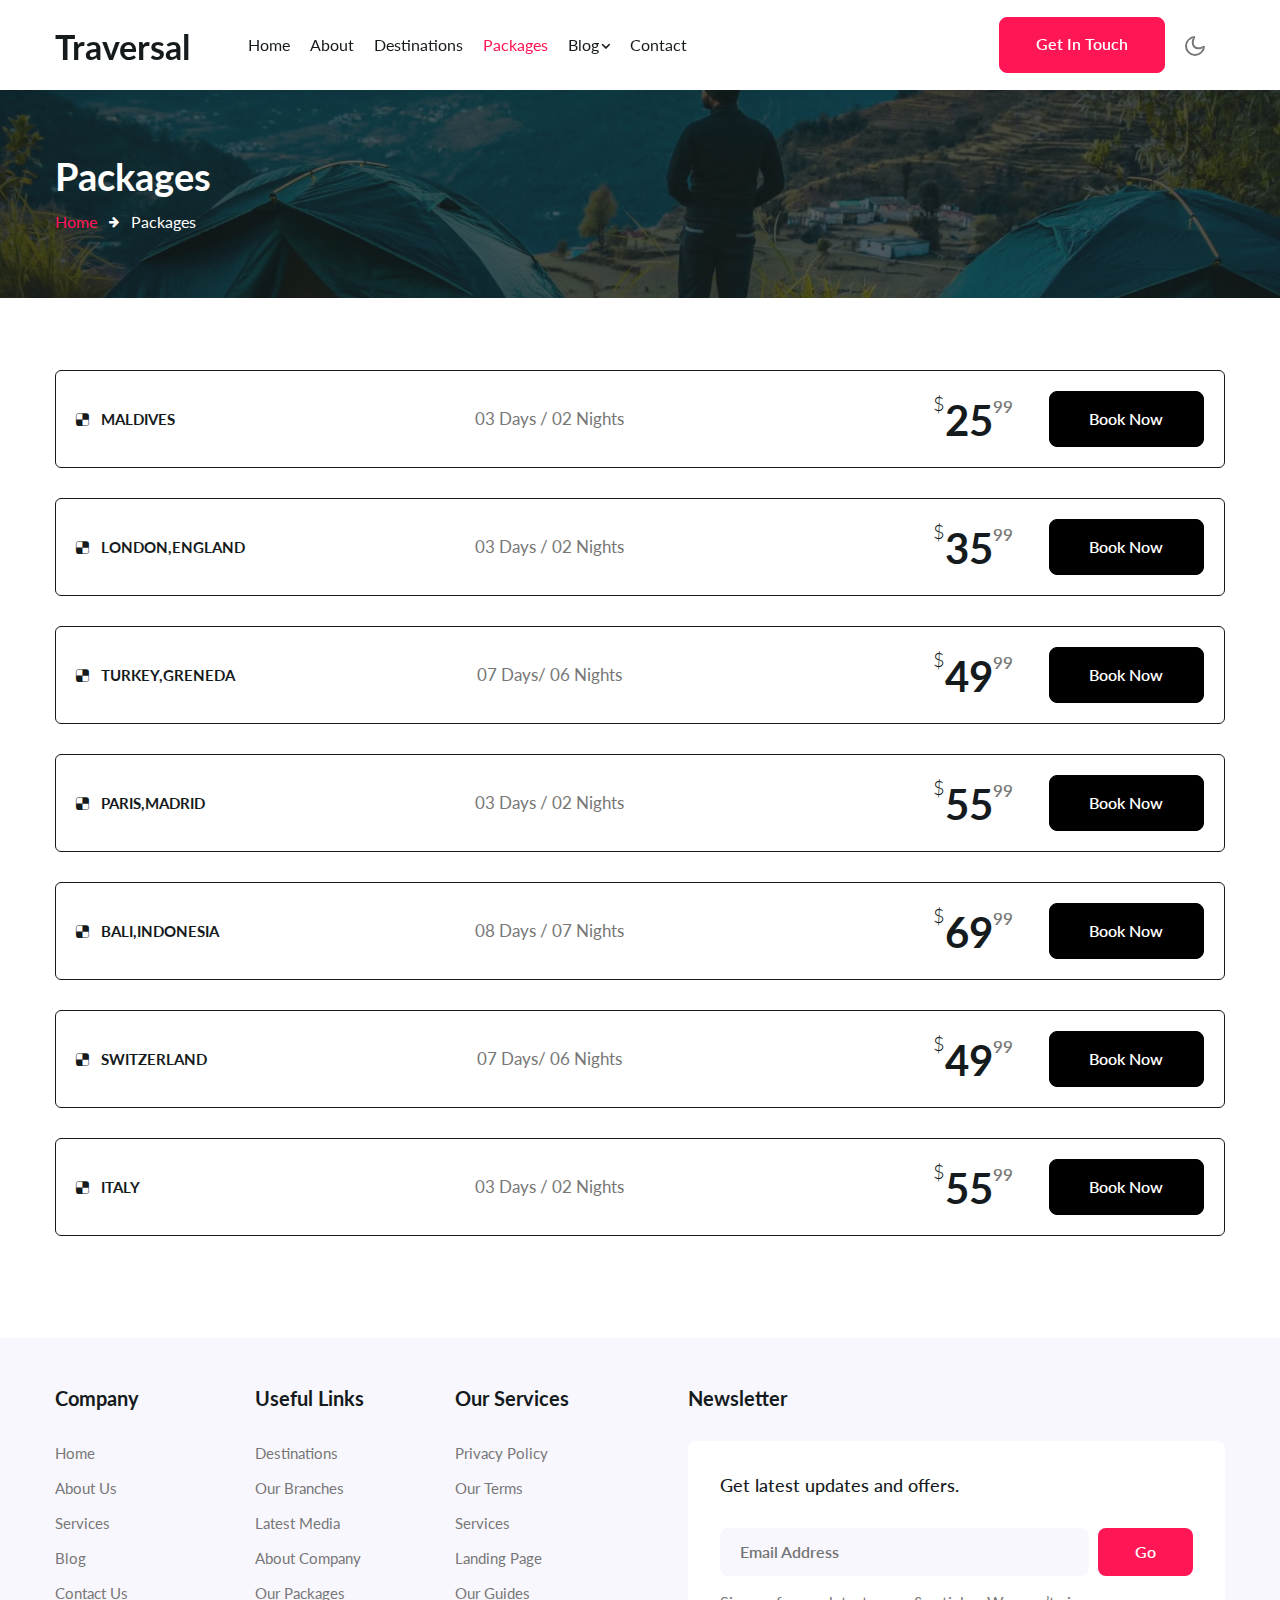
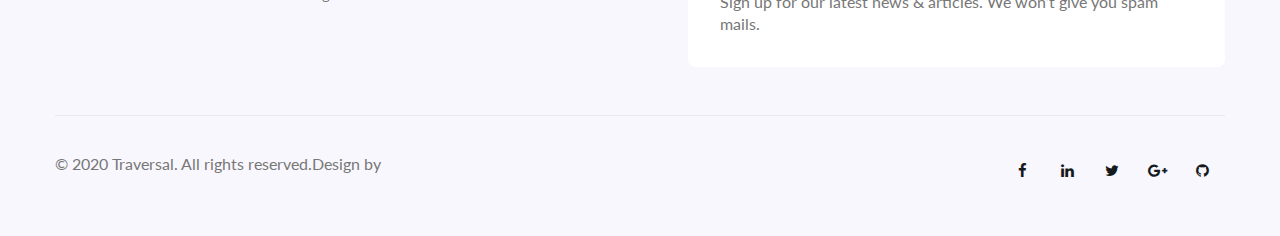
<file: TraversalCoreProject/wwwroot/Traversal-Liberty/pricing.html>
<!doctype html>
<html lang="zxx">

<head>
  <!-- Required meta tags -->
  <meta charset="utf-8">
  <meta name="viewport" content="width=device-width, initial-scale=1, shrink-to-fit=no">
  <title>Traversal Travel Category Bootstrap Responsive Template | Packages </title>
  <!-- google fonts -->
  <link href="//fonts.googleapis.com/css2?family=Montserrat:wght@300;400;600;700&display=swap" rel="stylesheet">
  <link href="//fonts.googleapis.com/css2?family=Lato:ital,wght@0,300;0,400;0,700;1,400&display=swap"
    rel="stylesheet">
  <!-- google fonts -->
  <!-- Template CSS -->
  <link rel="stylesheet" href="assets/css/style-liberty.css">
  <!-- Template CSS -->
</head>

<body>
  <!--header-->
  <header id="site-header" class="fixed-top">
    <div class="container">
      <nav class="navbar navbar-expand-lg stroke">
        <h1><a class="navbar-brand mr-lg-5" href="index.html">
            Traversal
          </a></h1>
        <!-- if logo is image enable this   
      <a class="navbar-brand" href="#index.html">
          <img src="image-path" alt="Your logo" title="Your logo" style="height:35px;" />
      </a> -->
        <button class="navbar-toggler  collapsed bg-gradient" type="button" data-toggle="collapse"
          data-target="#navbarTogglerDemo02" aria-controls="navbarTogglerDemo02" aria-expanded="false"
          aria-label="Toggle navigation">
          <span class="navbar-toggler-icon fa icon-expand fa-bars"></span>
          <span class="navbar-toggler-icon fa icon-close fa-times"></span>
          </span>
        </button>

        <div class="collapse navbar-collapse" id="navbarTogglerDemo02">
          <ul class="navbar-nav mr-auto">
            <li class="nav-item">
              <a class="nav-link" href="index.html">Home <span class="sr-only">(current)</span></a>
            </li>
            <li class="nav-item">
              <a class="nav-link" href="about.html">About</a>
            </li>
            <li class="nav-item">
              <a class="nav-link" href="services.html">Destinations</a>
            </li>
            <li class="nav-item active">
              <a class="nav-link" href="pricing.html">Packages</a>
            </li>
            <li class="nav-item dropdown">
              <a class="nav-link dropdown-toggle" href="#" id="navbarDropdown1" role="button" data-toggle="dropdown"
                aria-haspopup="true" aria-expanded="false">
                Blog<span class="fa fa-angle-down"></span>
              </a>
              <div class="dropdown-menu" aria-labelledby="navbarDropdown1">
                <a class="dropdown-item" href="blog.html">Blog Posts</a>
                <a class="dropdown-item" href="blog-single.html">Blog single</a>
                <a class="dropdown-item" href="landing-single.html">Landing Page</a>
              </div>
            </li>
            <li class="nav-item">
              <a class="nav-link" href="contact.html">Contact</a>
            </li>

          </ul>
        </div>
        <div class="d-lg-block d-none">
          <a href="contact.html" class="btn btn-style btn-secondary">Get In Touch</a>
        </div>
        <!-- toggle switch for light and dark theme -->
        <div class="mobile-position">
          <nav class="navigation">
            <div class="theme-switch-wrapper">
              <label class="theme-switch" for="checkbox">
                <input type="checkbox" id="checkbox">
                <div class="mode-container">
                  <i class="gg-sun"></i>
                  <i class="gg-moon"></i>
                </div>
              </label>
            </div>
          </nav>
        </div>
        <!-- //toggle switch for light and dark theme -->
      </nav>
    </div>
  </header>
  <!-- //header -->
  <!-- about breadcrumb -->
  <section class="w3l-about-breadcrumb text-left">
    <div class="breadcrumb-bg breadcrumb-bg-about py-sm-5 py-4">
      <div class="container">
        <h2 class="title">Packages</h2>
        <ul class="breadcrumbs-custom-path mt-2">
          <li><a href="#url">Home</a></li>
          <li class="active"><span class="fa fa-arrow-right mx-2" aria-hidden="true"></span> Packages </li>
        </ul>
      </div>
    </div>
  </section>
  <!-- //about breadcrumb -->
  <!--/pricing-->
  <section class="w3l-pricinghny">
    <div class="pricing-inner-info py-5">
      <div class="container py-lg-4">
        <!--/pricing-info-grids-->
        <div class="pricing-info-grids">
          <!--/box-->
          <div class="price-box">
            <div class="grid grid-column-2">
              <div class="column pr-img-gd">
                <h6 class="pricehead"><span class="fa fa-delicious mr-2" aria-hidden="true"></span> Maldives
                </h6>
              </div>
              <div class="column text-lg-center">
                <p class="price-title">03 Days / 02 Nights</p>
              </div>
              <div class="column price-number text-md-right">
                <h3 class="pricing"> <sup class="pri1">$</sup>25<sup class="pri">99</sup>
                </h3>
                <button class="btn btn-style btn-primary ml-lg-3">Book Now</button>
              </div>
            </div>
          </div>
          <!--/box-->
          <!--/box-->
          <div class="price-box">
            <div class="grid grid-column-2">
              <div class="column pr-img-gd">
                <h6 class="pricehead"><span class="fa fa-delicious mr-2" aria-hidden="true"></span> London,England
                </h6>
              </div>
              <div class="column text-lg-center">
                <p class="price-title">03 Days / 02 Nights</p>
              </div>
              <div class="column price-number text-md-right">
                <h3 class="pricing"> <sup class="pri1">$</sup>35<sup class="pri">99</sup>
                </h3>
                <button class="btn btn-style btn-primary ml-lg-3">Book Now</button>
              </div>
            </div>
          </div>
          <!--/box-->
          <!--/box-->
          <div class="price-box">
            <div class="grid grid-column-2">
              <div class="column pr-img-gd">
                 <h6 class="pricehead"><span class="fa fa-delicious mr-2" aria-hidden="true"></span> Turkey,Greneda
                </h6>
              </div>
              <div class="column text-lg-center">
                <p class="price-title">07 Days/ 06 Nights</p>
              </div>
              <div class="column price-number text-md-right">
                <h3 class="pricing"> <sup class="pri1">$</sup>49<sup class="pri">99</sup>
                </h3>
                <button class="btn btn-style btn-primary ml-lg-3">Book Now</button>
              </div>
            </div>
          </div>
          <!--/box-->
          <!--/box-->
          <div class="price-box">
            <div class="grid grid-column-2">
              <div class="column pr-img-gd">
              <h6 class="pricehead"><span class="fa fa-delicious mr-2" aria-hidden="true"></span> Paris,Madrid
                </h6>
              </div>
              <div class="column text-lg-center">
                <p class="price-title">03 Days / 02 Nights</p>
              </div>
              <div class="column price-number text-md-right">
                <h3 class="pricing"> <sup class="pri1">$</sup>55<sup class="pri">99</sup>
                </h3>
                <button class="btn btn-style btn-primary ml-lg-3">Book Now</button>
              </div>
            </div>
          </div>
          <!--/box-->
          <!--/box-->
          <div class="price-box">
            <div class="grid grid-column-2">
              <div class="column pr-img-gd">
               <h6 class="pricehead"><span class="fa fa-delicious mr-2" aria-hidden="true"></span> Bali,Indonesia
                </h6>
              </div>
              <div class="column text-lg-center">
                <p class="price-title">08 Days / 07 Nights</p>
              </div>
              <div class="column price-number text-md-right">
                <h3 class="pricing"> <sup class="pri1">$</sup>69<sup class="pri">99</sup>
                </h3>
                <button class="btn btn-style btn-primary ml-lg-3">Book Now</button>
              </div>
            </div>
          </div>
          <!--/box-->
     <!--/box-->
     <div class="price-box">
      <div class="grid grid-column-2">
        <div class="column pr-img-gd">
           <h6 class="pricehead"><span class="fa fa-delicious mr-2" aria-hidden="true"></span> Switzerland
          </h6>
        </div>
        <div class="column text-lg-center">
          <p class="price-title">07 Days/ 06 Nights</p>
        </div>
        <div class="column price-number text-md-right">
          <h3 class="pricing"> <sup class="pri1">$</sup>49<sup class="pri">99</sup>
          </h3>
          <button class="btn btn-style btn-primary ml-lg-3">Book Now</button>
        </div>
      </div>
    </div>
    <!--/box-->
    <!--/box-->
    <div class="price-box">
      <div class="grid grid-column-2">
        <div class="column pr-img-gd">
        <h6 class="pricehead"><span class="fa fa-delicious mr-2" aria-hidden="true"></span> Italy
          </h6>
        </div>
        <div class="column text-lg-center">
          <p class="price-title">03 Days / 02 Nights</p>
        </div>
        <div class="column price-number text-md-right">
          <h3 class="pricing"> <sup class="pri1">$</sup>55<sup class="pri">99</sup>
          </h3>
          <button class="btn btn-style btn-primary ml-lg-3">Book Now</button>
        </div>
      </div>
    </div>
    <!--/box-->
        </div>
        <!--/pricing-info-grids-->
      </div>
    </div>
  </section>
  <!--//pricing-->
  <!--/w3l-footer-29-main-->
  <footer>
    <!-- footer -->
    <section class="w3l-footer">
      <div class="w3l-footer-16-main py-5">
        <div class="container">
          <div class="row">
            <div class="col-lg-6 column">
              <div class="row">
                <div class="col-md-4 column">
                  <h3>Company</h3>
                  <ul class="footer-gd-16">
                    <li><a href="index.html">Home</a></li>
                    <li><a href="about.html">About Us</a></li>
                    <li><a href="services.html">Services</a></li>
                    <li><a href="blog.html">Blog</a></li>
                    <li><a href="contact.html">Contact Us</a></li>
                  </ul>
                </div>
                <div class="col-md-4 column mt-md-0 mt-4">
                  <h3>Useful Links</h3>
                  <ul class="footer-gd-16">
                    <li><a href="#url">Destinations</a></li>
                    <li><a href="#url">Our Branches</a></li>
                    <li><a href="#url">Latest Media</a></li>
                    <li><a href="about.html">About Company</a></li>
                    <li><a href="#url">Our Packages</a></li>
                  </ul>
                </div>
                <div class="col-md-4 column mt-md-0 mt-4">
                  <h3>Our Services</h3>
                  <ul class="footer-gd-16">
                    <li><a href="#url">Privacy Policy</a></li>
                    <li><a href="#url">Our Terms</a></li>
                    <li><a href="services.html">Services</a></li>
                    <li><a href="landing-single.html">Landing Page</a></li>
                    <li><a href="#url">Our Guides</a></li>
                  </ul>
                </div>
              </div>
            </div>
            <div class="col-lg-6 col-md-12 column pl-lg-5 column4 mt-lg-0 mt-5">
              <h3>Newsletter </h3>
              <div class="end-column">
                <h4>Get latest updates and offers.</h4>
                <form action="#" class="subscribe" method="post">
                  <input type="email" name="email" placeholder="Email Address" required="">
                  <button type="submit">Go</button>
                </form>
                <p>Sign up for our latest news & articles. We won’t give you spam mails.</p>
              </div>
            </div>
          </div>
          <div class="d-flex below-section justify-content-between align-items-center pt-4 mt-5">
            <div class="columns text-lg-left text-center">
              <p>&copy; 2020 Traversal. All rights reserved.Design by <a href="https://w3layouts.com/" target="_blank">
                 
              </p>
            </div>
            <div class="columns-2 mt-lg-0 mt-3">
              <ul class="social">
                <li><a href="#facebook"><span class="fa fa-facebook" aria-hidden="true"></span></a>
                </li>
                <li><a href="#linkedin"><span class="fa fa-linkedin" aria-hidden="true"></span></a>
                </li>
                <li><a href="#twitter"><span class="fa fa-twitter" aria-hidden="true"></span></a>
                </li>
                <li><a href="#google"><span class="fa fa-google-plus" aria-hidden="true"></span></a>
                </li>
                <li><a href="#github"><span class="fa fa-github" aria-hidden="true"></span></a>
                </li>
              </ul>
            </div>
          </div>
        </div>
      </div>

      <!-- move top -->
      <button onclick="topFunction()" id="movetop" title="Go to top">
        <span class="fa fa-angle-up"></span>
      </button>
      <script>
        // When the user scrolls down 20px from the top of the document, show the button
        window.onscroll = function () {
          scrollFunction()
        };

        function scrollFunction() {
          if (document.body.scrollTop > 20 || document.documentElement.scrollTop > 20) {
            document.getElementById("movetop").style.display = "block";
          } else {
            document.getElementById("movetop").style.display = "none";
          }
        }

        // When the user clicks on the button, scroll to the top of the document
        function topFunction() {
          document.body.scrollTop = 0;
          document.documentElement.scrollTop = 0;
        }
      </script>
      <!-- //move top -->
      <script>
        $(function () {
          $('.navbar-toggler').click(function () {
            $('body').toggleClass('noscroll');
          })
        });
      </script>
    </section>
    <!-- //footer -->
  </footer>

  <!-- Template JavaScript -->
  <script src="assets/js/jquery-3.3.1.min.js"></script>
  <script src="assets/js/theme-change.js"></script>
  <!--/MENU-JS-->
  <script>
    $(window).on("scroll", function () {
      var scroll = $(window).scrollTop();

      if (scroll >= 80) {
        $("#site-header").addClass("nav-fixed");
      } else {
        $("#site-header").removeClass("nav-fixed");
      }
    });

    //Main navigation Active Class Add Remove
    $(".navbar-toggler").on("click", function () {
      $("header").toggleClass("active");
    });
    $(document).on("ready", function () {
      if ($(window).width() > 991) {
        $("header").removeClass("active");
      }
      $(window).on("resize", function () {
        if ($(window).width() > 991) {
          $("header").removeClass("active");
        }
      });
    });
  </script>
  <!--//MENU-JS-->

  <script src="assets/js/bootstrap.min.js"></script>

</body>

</html>
</file>
<file: TraversalCoreProject/wwwroot/colorlib-booking-1/css/style.css>
.section {
	position: relative;
	height: 100vh;
}

.section .section-center {
	position: absolute;
	top: 50%;
	left: 0;
	right: 0;
	-webkit-transform: translateY(-50%);
	transform: translateY(-50%);
}

#booking {
	font-family: 'Montserrat', sans-serif;
	background-image: url('../img/background.jpg');
	background-size: cover;
	background-position: center;
}

#booking::before {
	content: '';
	position: absolute;
	left: 0;
	right: 0;
	bottom: 0;
	top: 0;
	background: rgba(47, 103, 177, 0.6);
}

.booking-form {
	background-color: #fff;
	padding: 50px 20px;
	-webkit-box-shadow: 0px 5px 20px -5px rgba(0, 0, 0, 0.3);
	box-shadow: 0px 5px 20px -5px rgba(0, 0, 0, 0.3);
	border-radius: 4px;
}

.booking-form .form-group {
	position: relative;
	margin-bottom: 30px;
}

.booking-form .form-control {
	background-color: #ebecee;
	border-radius: 4px;
	border: none;
	height: 40px;
	-webkit-box-shadow: none;
	box-shadow: none;
	color: #3e485c;
	font-size: 14px;
}

.booking-form .form-control::-webkit-input-placeholder {
	color: rgba(62, 72, 92, 0.3);
}

.booking-form .form-control:-ms-input-placeholder {
	color: rgba(62, 72, 92, 0.3);
}

.booking-form .form-control::placeholder {
	color: rgba(62, 72, 92, 0.3);
}

.booking-form input[type="date"].form-control:invalid {
	color: rgba(62, 72, 92, 0.3);
}

.booking-form select.form-control {
	-webkit-appearance: none;
	-moz-appearance: none;
	appearance: none;
}

.booking-form select.form-control+.select-arrow {
	position: absolute;
	right: 0px;
	bottom: 4px;
	width: 32px;
	line-height: 32px;
	height: 32px;
	text-align: center;
	pointer-events: none;
	color: rgba(62, 72, 92, 0.3);
	font-size: 14px;
}

.booking-form select.form-control+.select-arrow:after {
	content: '\279C';
	display: block;
	-webkit-transform: rotate(90deg);
	transform: rotate(90deg);
}

.booking-form .form-label {
	display: inline-block;
	color: #3e485c;
	font-weight: 700;
	margin-bottom: 6px;
	margin-left: 7px;
}

.booking-form .submit-btn {
	display: inline-block;
	color: #fff;
	background-color: #1e62d8;
	font-weight: 700;
	padding: 14px 30px;
	border-radius: 4px;
	border: none;
	-webkit-transition: 0.2s all;
	transition: 0.2s all;
}

.booking-form .submit-btn:hover,
.booking-form .submit-btn:focus {
	opacity: 0.9;
}

.booking-cta {
	margin-top: 80px;
	margin-bottom: 30px;
}

.booking-cta h1 {
	font-size: 52px;
	text-transform: uppercase;
	color: #fff;
	font-weight: 700;
}

.booking-cta p {
	font-size: 16px;
	color: rgba(255, 255, 255, 0.8);
}
</file>
<file: TraversalCoreProject/wwwroot/colorlib-regform-25/fonts/linearicons/style.css>
@font-face {
	font-family: 'Linearicons-Free';
	src:url('fonts/Linearicons-Free.eot?w118d');
	src:url('fonts/Linearicons-Free.eot?#iefixw118d') format('embedded-opentype'),
		url('fonts/Linearicons-Free.woff2?w118d') format('woff2'),
		url('fonts/Linearicons-Free.woff?w118d') format('woff'),
		url('fonts/Linearicons-Free.ttf?w118d') format('truetype'),
		url('fonts/Linearicons-Free.svg?w118d#Linearicons-Free') format('svg');
	font-weight: normal;
	font-style: normal;
}

.lnr {
	font-family: 'Linearicons-Free';
	speak: none;
	font-style: normal;
	font-weight: normal;
	font-variant: normal;
	text-transform: none;
	line-height: 1;

	/* Better Font Rendering =========== */
	-webkit-font-smoothing: antialiased;
	-moz-osx-font-smoothing: grayscale;
}

.lnr-home:before {
	content: "\e800";
}
.lnr-apartment:before {
	content: "\e801";
}
.lnr-pencil:before {
	content: "\e802";
}
.lnr-magic-wand:before {
	content: "\e803";
}
.lnr-drop:before {
	content: "\e804";
}
.lnr-lighter:before {
	content: "\e805";
}
.lnr-poop:before {
	content: "\e806";
}
.lnr-sun:before {
	content: "\e807";
}
.lnr-moon:before {
	content: "\e808";
}
.lnr-cloud:before {
	content: "\e809";
}
.lnr-cloud-upload:before {
	content: "\e80a";
}
.lnr-cloud-download:before {
	content: "\e80b";
}
.lnr-cloud-sync:before {
	content: "\e80c";
}
.lnr-cloud-check:before {
	content: "\e80d";
}
.lnr-database:before {
	content: "\e80e";
}
.lnr-lock:before {
	content: "\e80f";
}
.lnr-cog:before {
	content: "\e810";
}
.lnr-trash:before {
	content: "\e811";
}
.lnr-dice:before {
	content: "\e812";
}
.lnr-heart:before {
	content: "\e813";
}
.lnr-star:before {
	content: "\e814";
}
.lnr-star-half:before {
	content: "\e815";
}
.lnr-star-empty:before {
	content: "\e816";
}
.lnr-flag:before {
	content: "\e817";
}
.lnr-envelope:before {
	content: "\e818";
}
.lnr-paperclip:before {
	content: "\e819";
}
.lnr-inbox:before {
	content: "\e81a";
}
.lnr-eye:before {
	content: "\e81b";
}
.lnr-printer:before {
	content: "\e81c";
}
.lnr-file-empty:before {
	content: "\e81d";
}
.lnr-file-add:before {
	content: "\e81e";
}
.lnr-enter:before {
	content: "\e81f";
}
.lnr-exit:before {
	content: "\e820";
}
.lnr-graduation-hat:before {
	content: "\e821";
}
.lnr-license:before {
	content: "\e822";
}
.lnr-music-note:before {
	content: "\e823";
}
.lnr-film-play:before {
	content: "\e824";
}
.lnr-camera-video:before {
	content: "\e825";
}
.lnr-camera:before {
	content: "\e826";
}
.lnr-picture:before {
	content: "\e827";
}
.lnr-book:before {
	content: "\e828";
}
.lnr-bookmark:before {
	content: "\e829";
}
.lnr-user:before {
	content: "\e82a";
}
.lnr-users:before {
	content: "\e82b";
}
.lnr-shirt:before {
	content: "\e82c";
}
.lnr-store:before {
	content: "\e82d";
}
.lnr-cart:before {
	content: "\e82e";
}
.lnr-tag:before {
	content: "\e82f";
}
.lnr-phone-handset:before {
	content: "\e830";
}
.lnr-phone:before {
	content: "\e831";
}
.lnr-pushpin:before {
	content: "\e832";
}
.lnr-map-marker:before {
	content: "\e833";
}
.lnr-map:before {
	content: "\e834";
}
.lnr-location:before {
	content: "\e835";
}
.lnr-calendar-full:before {
	content: "\e836";
}
.lnr-keyboard:before {
	content: "\e837";
}
.lnr-spell-check:before {
	content: "\e838";
}
.lnr-screen:before {
	content: "\e839";
}
.lnr-smartphone:before {
	content: "\e83a";
}
.lnr-tablet:before {
	content: "\e83b";
}
.lnr-laptop:before {
	content: "\e83c";
}
.lnr-laptop-phone:before {
	content: "\e83d";
}
.lnr-power-switch:before {
	content: "\e83e";
}
.lnr-bubble:before {
	content: "\e83f";
}
.lnr-heart-pulse:before {
	content: "\e840";
}
.lnr-construction:before {
	content: "\e841";
}
.lnr-pie-chart:before {
	content: "\e842";
}
.lnr-chart-bars:before {
	content: "\e843";
}
.lnr-gift:before {
	content: "\e844";
}
.lnr-diamond:before {
	content: "\e845";
}
.lnr-linearicons:before {
	content: "\e846";
}
.lnr-dinner:before {
	content: "\e847";
}
.lnr-coffee-cup:before {
	content: "\e848";
}
.lnr-leaf:before {
	content: "\e849";
}
.lnr-paw:before {
	content: "\e84a";
}
.lnr-rocket:before {
	content: "\e84b";
}
.lnr-briefcase:before {
	content: "\e84c";
}
.lnr-bus:before {
	content: "\e84d";
}
.lnr-car:before {
	content: "\e84e";
}
.lnr-train:before {
	content: "\e84f";
}
.lnr-bicycle:before {
	content: "\e850";
}
.lnr-wheelchair:before {
	content: "\e851";
}
.lnr-select:before {
	content: "\e852";
}
.lnr-earth:before {
	content: "\e853";
}
.lnr-smile:before {
	content: "\e854";
}
.lnr-sad:before {
	content: "\e855";
}
.lnr-neutral:before {
	content: "\e856";
}
.lnr-mustache:before {
	content: "\e857";
}
.lnr-alarm:before {
	content: "\e858";
}
.lnr-bullhorn:before {
	content: "\e859";
}
.lnr-volume-high:before {
	content: "\e85a";
}
.lnr-volume-medium:before {
	content: "\e85b";
}
.lnr-volume-low:before {
	content: "\e85c";
}
.lnr-volume:before {
	content: "\e85d";
}
.lnr-mic:before {
	content: "\e85e";
}
.lnr-hourglass:before {
	content: "\e85f";
}
.lnr-undo:before {
	content: "\e860";
}
.lnr-redo:before {
	content: "\e861";
}
.lnr-sync:before {
	content: "\e862";
}
.lnr-history:before {
	content: "\e863";
}
.lnr-clock:before {
	content: "\e864";
}
.lnr-download:before {
	content: "\e865";
}
.lnr-upload:before {
	content: "\e866";
}
.lnr-enter-down:before {
	content: "\e867";
}
.lnr-exit-up:before {
	content: "\e868";
}
.lnr-bug:before {
	content: "\e869";
}
.lnr-code:before {
	content: "\e86a";
}
.lnr-link:before {
	content: "\e86b";
}
.lnr-unlink:before {
	content: "\e86c";
}
.lnr-thumbs-up:before {
	content: "\e86d";
}
.lnr-thumbs-down:before {
	content: "\e86e";
}
.lnr-magnifier:before {
	content: "\e86f";
}
.lnr-cross:before {
	content: "\e870";
}
.lnr-menu:before {
	content: "\e871";
}
.lnr-list:before {
	content: "\e872";
}
.lnr-chevron-up:before {
	content: "\e873";
}
.lnr-chevron-down:before {
	content: "\e874";
}
.lnr-chevron-left:before {
	content: "\e875";
}
.lnr-chevron-right:before {
	content: "\e876";
}
.lnr-arrow-up:before {
	content: "\e877";
}
.lnr-arrow-down:before {
	content: "\e878";
}
.lnr-arrow-left:before {
	content: "\e879";
}
.lnr-arrow-right:before {
	content: "\e87a";
}
.lnr-move:before {
	content: "\e87b";
}
.lnr-warning:before {
	content: "\e87c";
}
.lnr-question-circle:before {
	content: "\e87d";
}
.lnr-menu-circle:before {
	content: "\e87e";
}
.lnr-checkmark-circle:before {
	content: "\e87f";
}
.lnr-cross-circle:before {
	content: "\e880";
}
.lnr-plus-circle:before {
	content: "\e881";
}
.lnr-circle-minus:before {
	content: "\e882";
}
.lnr-arrow-up-circle:before {
	content: "\e883";
}
.lnr-arrow-down-circle:before {
	content: "\e884";
}
.lnr-arrow-left-circle:before {
	content: "\e885";
}
.lnr-arrow-right-circle:before {
	content: "\e886";
}
.lnr-chevron-up-circle:before {
	content: "\e887";
}
.lnr-chevron-down-circle:before {
	content: "\e888";
}
.lnr-chevron-left-circle:before {
	content: "\e889";
}
.lnr-chevron-right-circle:before {
	content: "\e88a";
}
.lnr-crop:before {
	content: "\e88b";
}
.lnr-frame-expand:before {
	content: "\e88c";
}
.lnr-frame-contract:before {
	content: "\e88d";
}
.lnr-layers:before {
	content: "\e88e";
}
.lnr-funnel:before {
	content: "\e88f";
}
.lnr-text-format:before {
	content: "\e890";
}
.lnr-text-format-remove:before {
	content: "\e891";
}
.lnr-text-size:before {
	content: "\e892";
}
.lnr-bold:before {
	content: "\e893";
}
.lnr-italic:before {
	content: "\e894";
}
.lnr-underline:before {
	content: "\e895";
}
.lnr-strikethrough:before {
	content: "\e896";
}
.lnr-highlight:before {
	content: "\e897";
}
.lnr-text-align-left:before {
	content: "\e898";
}
.lnr-text-align-center:before {
	content: "\e899";
}
.lnr-text-align-right:before {
	content: "\e89a";
}
.lnr-text-align-justify:before {
	content: "\e89b";
}
.lnr-line-spacing:before {
	content: "\e89c";
}
.lnr-indent-increase:before {
	content: "\e89d";
}
.lnr-indent-decrease:before {
	content: "\e89e";
}
.lnr-pilcrow:before {
	content: "\e89f";
}
.lnr-direction-ltr:before {
	content: "\e8a0";
}
.lnr-direction-rtl:before {
	content: "\e8a1";
}
.lnr-page-break:before {
	content: "\e8a2";
}
.lnr-sort-alpha-asc:before {
	content: "\e8a3";
}
.lnr-sort-amount-asc:before {
	content: "\e8a4";
}
.lnr-hand:before {
	content: "\e8a5";
}
.lnr-pointer-up:before {
	content: "\e8a6";
}
.lnr-pointer-right:before {
	content: "\e8a7";
}
.lnr-pointer-down:before {
	content: "\e8a8";
}
.lnr-pointer-left:before {
	content: "\e8a9";
}
</file>
<file: TraversalCoreProject/wwwroot/colorlib-regform-25/css/style.css>
@font-face {
  font-family: "Muli-Regular";
  src: url("../fonts/muli/Muli-Regular.ttf"); }
@font-face {
  font-family: "Muli-SemiBold";
  src: url("../fonts/muli/Muli-SemiBold.ttf"); }
@font-face {
  font-family: "Poppins-Regular";
  src: url("../fonts/poppins/Poppins-Regular.ttf"); }
@font-face {
  font-family: "Poppins-Medium";
  src: url("../fonts/poppins/Poppins-Medium.ttf"); }
* {
  -webkit-box-sizing: border-box;
  -moz-box-sizing: border-box;
  box-sizing: border-box; }

body {
  font-family: "Poppins-Regular";
  font-size: 13px;
  margin: 0;
  color: #999; }

input, textarea, select {
  font-family: "Muli-Regular";
  font-size: 13px;
  color: #666; }

p, h1, h2, h3, h4, h5, h6, ul {
  margin: 0; }

img {
  max-width: 100%; }

ul {
  padding-left: 0;
  margin-bottom: 0; }

a {
  text-decoration: none; }

:focus {
  outline: none; }

.wrapper {
  min-height: 100vh;
  position: relative;
  background: url("../images/bg-registration-form-9.jpg") no-repeat right center;
  background-size: cover; }

.inner {
  position: absolute;
  top: 50%;
  left: 11.07%;
  transform: translateY(-50%);
  width: 511px;
  box-shadow: 0px 0px 10px 0px rgba(0, 0, 0, 0.2);
  -webkit-box-shadow: 0px 0px 10px 0px rgba(0, 0, 0, 0.2);
  -moz-box-shadow: 0px 0px 10px 0px rgba(0, 0, 0, 0.2);
  -ms-box-shadow: 0px 0px 10px 0px rgba(0, 0, 0, 0.2);
  -o-box-shadow: 0px 0px 10px 0px rgba(0, 0, 0, 0.2);
  background: url("../images/bg-inner.png") repeat;
  padding: 7px; }

form {
  width: 100%;
  padding: 57px 46px 55px;
  background: #fff; }

select {
  -moz-appearance: none;
  -webkit-appearance: none;
  cursor: pointer; }

h3 {
  text-transform: uppercase;
  font-size: 35px;
  font-family: "Poppins-Medium";
  color: #3e91f7;
  letter-spacing: 3px;
  margin-bottom: 22px;
  font-weight: 500; }

.form-row {
  display: flex;
  margin-bottom: 25px; }
  .form-row.last {
    margin-bottom: 22px; }
  .form-row .form-wrapper {
    width: 50%; }
    .form-row .form-wrapper:first-child {
      margin-right: 25px; }

.form-wrapper {
  position: relative; }
  .form-wrapper label {
    display: block;
    font-family: "Muli-SemiBold";
    font-size: 17px;
    color: #4c4c4c;
    margin-bottom: 8px; }
  .form-wrapper i.zmdi-chevron-down {
    position: absolute;
    right: 16px;
    top: 42px;
    font-size: 15px;
    color: #666; }
  .form-wrapper span.lnr-calendar-full {
    position: absolute;
    left: 16px;
    font-size: 15px;
    color: #666;
    top: 43px; }

.form-control {
  border: 1px solid #e6e6e6;
  display: block;
  width: 100%;
  height: 42px;
  padding: 0 14px; }
  .form-control.datepicker-here {
    padding-left: 39px; }

.checkbox {
  position: relative;
  padding-left: 22px; }
  .checkbox label {
    cursor: pointer; }
  .checkbox input {
    position: absolute;
    opacity: 0;
    cursor: pointer; }
  .checkbox input:checked ~ .checkmark:after {
    display: block; }

.checkmark {
  position: absolute;
  top: 3px;
  left: 0;
  height: 12px;
  width: 13px;
  border-radius: 2px;
  background-color: #ebebeb;
  border: 1px solid #ccc;
  font-family: Material-Design-Iconic-Font;
  font-size: 10px;
  font-weight: bolder; }
  .checkmark:after {
    position: absolute;
    top: 50%;
    left: 50%;
    transform: translate(-50%, -50%);
    display: none;
    content: '\f26b';
    color: #333; }

button {
  border: none;
  width: 173px;
  height: 42px;
  margin-top: 30px;
  cursor: pointer;
  display: flex;
  align-items: center;
  justify-content: center;
  padding: 0;
  background: #3e91f7;
  color: #fff;
  text-transform: uppercase;
  font-family: "Muli-SemiBold";
  font-size: 15px;
  position: relative;
  transition: all 0.3s ease; }
  button span {
    letter-spacing: 3px;
    -webkit-transition: all 0.3s;
    -moz-transition: all 0.3s;
    -o-transition: all 0.3s;
    transition: all 0.3s; }
  button:after {
    content: attr(data-text);
    position: absolute;
    width: 100%;
    height: 100%;
    top: 50%;
    left: 0;
    opacity: 0;
    letter-spacing: 3px;
    -webkit-transform: translate(-30%, -25%);
    transform: translate(-30%, -25%);
    -webkit-transition: all 0.3s;
    -moz-transition: all 0.3s;
    -o-transition: all 0.3s;
    transition: all 0.3s; }
  button:hover {
    background: #0072fd; }
    button:hover span {
      opacity: 0;
      -webkit-transform: translate(0px, 40px);
      transform: translate(0px, 40px); }
    button:hover:after {
      opacity: 1;
      -webkit-transform: translate(0, -25%);
      transform: translate(0, -25%); }

@media (max-width: 1199px) {
  .wrapper {
    background-position: center center; } }
@media (max-width: 991px) {
  .inner {
    width: 60%; } }
@media (max-width: 767px) {
  .inner {
    width: 100%;
    transform: translateY(0);
    position: static;
    padding: 0;
    box-shadow: none;
    -webkit-box-shadow: none;
    -moz-box-shadow: none;
    -ms-box-shadow: none;
    -o-box-shadow: none; }

  .wrapper {
    background: none;
    display: block; }

  form {
    padding: 30px 20px; }

  .form-row {
    display: block; }
    .form-row .form-wrapper {
      width: 100%;
      margin-bottom: 25px; }
      .form-row .form-wrapper:first-child {
        margin-right: 0; } }

/*# sourceMappingURL=style.css.map */
</file>
<file: TraversalCoreProject/wwwroot/Login_v1/css/util.css>
/*[ FONT SIZE ]
///////////////////////////////////////////////////////////
*/
.fs-1 {font-size: 1px;}
.fs-2 {font-size: 2px;}
.fs-3 {font-size: 3px;}
.fs-4 {font-size: 4px;}
.fs-5 {font-size: 5px;}
.fs-6 {font-size: 6px;}
.fs-7 {font-size: 7px;}
.fs-8 {font-size: 8px;}
.fs-9 {font-size: 9px;}
.fs-10 {font-size: 10px;}
.fs-11 {font-size: 11px;}
.fs-12 {font-size: 12px;}
.fs-13 {font-size: 13px;}
.fs-14 {font-size: 14px;}
.fs-15 {font-size: 15px;}
.fs-16 {font-size: 16px;}
.fs-17 {font-size: 17px;}
.fs-18 {font-size: 18px;}
.fs-19 {font-size: 19px;}
.fs-20 {font-size: 20px;}
.fs-21 {font-size: 21px;}
.fs-22 {font-size: 22px;}
.fs-23 {font-size: 23px;}
.fs-24 {font-size: 24px;}
.fs-25 {font-size: 25px;}
.fs-26 {font-size: 26px;}
.fs-27 {font-size: 27px;}
.fs-28 {font-size: 28px;}
.fs-29 {font-size: 29px;}
.fs-30 {font-size: 30px;}
.fs-31 {font-size: 31px;}
.fs-32 {font-size: 32px;}
.fs-33 {font-size: 33px;}
.fs-34 {font-size: 34px;}
.fs-35 {font-size: 35px;}
.fs-36 {font-size: 36px;}
.fs-37 {font-size: 37px;}
.fs-38 {font-size: 38px;}
.fs-39 {font-size: 39px;}
.fs-40 {font-size: 40px;}
.fs-41 {font-size: 41px;}
.fs-42 {font-size: 42px;}
.fs-43 {font-size: 43px;}
.fs-44 {font-size: 44px;}
.fs-45 {font-size: 45px;}
.fs-46 {font-size: 46px;}
.fs-47 {font-size: 47px;}
.fs-48 {font-size: 48px;}
.fs-49 {font-size: 49px;}
.fs-50 {font-size: 50px;}
.fs-51 {font-size: 51px;}
.fs-52 {font-size: 52px;}
.fs-53 {font-size: 53px;}
.fs-54 {font-size: 54px;}
.fs-55 {font-size: 55px;}
.fs-56 {font-size: 56px;}
.fs-57 {font-size: 57px;}
.fs-58 {font-size: 58px;}
.fs-59 {font-size: 59px;}
.fs-60 {font-size: 60px;}
.fs-61 {font-size: 61px;}
.fs-62 {font-size: 62px;}
.fs-63 {font-size: 63px;}
.fs-64 {font-size: 64px;}
.fs-65 {font-size: 65px;}
.fs-66 {font-size: 66px;}
.fs-67 {font-size: 67px;}
.fs-68 {font-size: 68px;}
.fs-69 {font-size: 69px;}
.fs-70 {font-size: 70px;}
.fs-71 {font-size: 71px;}
.fs-72 {font-size: 72px;}
.fs-73 {font-size: 73px;}
.fs-74 {font-size: 74px;}
.fs-75 {font-size: 75px;}
.fs-76 {font-size: 76px;}
.fs-77 {font-size: 77px;}
.fs-78 {font-size: 78px;}
.fs-79 {font-size: 79px;}
.fs-80 {font-size: 80px;}
.fs-81 {font-size: 81px;}
.fs-82 {font-size: 82px;}
.fs-83 {font-size: 83px;}
.fs-84 {font-size: 84px;}
.fs-85 {font-size: 85px;}
.fs-86 {font-size: 86px;}
.fs-87 {font-size: 87px;}
.fs-88 {font-size: 88px;}
.fs-89 {font-size: 89px;}
.fs-90 {font-size: 90px;}
.fs-91 {font-size: 91px;}
.fs-92 {font-size: 92px;}
.fs-93 {font-size: 93px;}
.fs-94 {font-size: 94px;}
.fs-95 {font-size: 95px;}
.fs-96 {font-size: 96px;}
.fs-97 {font-size: 97px;}
.fs-98 {font-size: 98px;}
.fs-99 {font-size: 99px;}
.fs-100 {font-size: 100px;}
.fs-101 {font-size: 101px;}
.fs-102 {font-size: 102px;}
.fs-103 {font-size: 103px;}
.fs-104 {font-size: 104px;}
.fs-105 {font-size: 105px;}
.fs-106 {font-size: 106px;}
.fs-107 {font-size: 107px;}
.fs-108 {font-size: 108px;}
.fs-109 {font-size: 109px;}
.fs-110 {font-size: 110px;}
.fs-111 {font-size: 111px;}
.fs-112 {font-size: 112px;}
.fs-113 {font-size: 113px;}
.fs-114 {font-size: 114px;}
.fs-115 {font-size: 115px;}
.fs-116 {font-size: 116px;}
.fs-117 {font-size: 117px;}
.fs-118 {font-size: 118px;}
.fs-119 {font-size: 119px;}
.fs-120 {font-size: 120px;}
.fs-121 {font-size: 121px;}
.fs-122 {font-size: 122px;}
.fs-123 {font-size: 123px;}
.fs-124 {font-size: 124px;}
.fs-125 {font-size: 125px;}
.fs-126 {font-size: 126px;}
.fs-127 {font-size: 127px;}
.fs-128 {font-size: 128px;}
.fs-129 {font-size: 129px;}
.fs-130 {font-size: 130px;}
.fs-131 {font-size: 131px;}
.fs-132 {font-size: 132px;}
.fs-133 {font-size: 133px;}
.fs-134 {font-size: 134px;}
.fs-135 {font-size: 135px;}
.fs-136 {font-size: 136px;}
.fs-137 {font-size: 137px;}
.fs-138 {font-size: 138px;}
.fs-139 {font-size: 139px;}
.fs-140 {font-size: 140px;}
.fs-141 {font-size: 141px;}
.fs-142 {font-size: 142px;}
.fs-143 {font-size: 143px;}
.fs-144 {font-size: 144px;}
.fs-145 {font-size: 145px;}
.fs-146 {font-size: 146px;}
.fs-147 {font-size: 147px;}
.fs-148 {font-size: 148px;}
.fs-149 {font-size: 149px;}
.fs-150 {font-size: 150px;}
.fs-151 {font-size: 151px;}
.fs-152 {font-size: 152px;}
.fs-153 {font-size: 153px;}
.fs-154 {font-size: 154px;}
.fs-155 {font-size: 155px;}
.fs-156 {font-size: 156px;}
.fs-157 {font-size: 157px;}
.fs-158 {font-size: 158px;}
.fs-159 {font-size: 159px;}
.fs-160 {font-size: 160px;}
.fs-161 {font-size: 161px;}
.fs-162 {font-size: 162px;}
.fs-163 {font-size: 163px;}
.fs-164 {font-size: 164px;}
.fs-165 {font-size: 165px;}
.fs-166 {font-size: 166px;}
.fs-167 {font-size: 167px;}
.fs-168 {font-size: 168px;}
.fs-169 {font-size: 169px;}
.fs-170 {font-size: 170px;}
.fs-171 {font-size: 171px;}
.fs-172 {font-size: 172px;}
.fs-173 {font-size: 173px;}
.fs-174 {font-size: 174px;}
.fs-175 {font-size: 175px;}
.fs-176 {font-size: 176px;}
.fs-177 {font-size: 177px;}
.fs-178 {font-size: 178px;}
.fs-179 {font-size: 179px;}
.fs-180 {font-size: 180px;}
.fs-181 {font-size: 181px;}
.fs-182 {font-size: 182px;}
.fs-183 {font-size: 183px;}
.fs-184 {font-size: 184px;}
.fs-185 {font-size: 185px;}
.fs-186 {font-size: 186px;}
.fs-187 {font-size: 187px;}
.fs-188 {font-size: 188px;}
.fs-189 {font-size: 189px;}
.fs-190 {font-size: 190px;}
.fs-191 {font-size: 191px;}
.fs-192 {font-size: 192px;}
.fs-193 {font-size: 193px;}
.fs-194 {font-size: 194px;}
.fs-195 {font-size: 195px;}
.fs-196 {font-size: 196px;}
.fs-197 {font-size: 197px;}
.fs-198 {font-size: 198px;}
.fs-199 {font-size: 199px;}
.fs-200 {font-size: 200px;}

/*[ PADDING ]
///////////////////////////////////////////////////////////
*/
.p-t-0 {padding-top: 0px;}
.p-t-1 {padding-top: 1px;}
.p-t-2 {padding-top: 2px;}
.p-t-3 {padding-top: 3px;}
.p-t-4 {padding-top: 4px;}
.p-t-5 {padding-top: 5px;}
.p-t-6 {padding-top: 6px;}
.p-t-7 {padding-top: 7px;}
.p-t-8 {padding-top: 8px;}
.p-t-9 {padding-top: 9px;}
.p-t-10 {padding-top: 10px;}
.p-t-11 {padding-top: 11px;}
.p-t-12 {padding-top: 12px;}
.p-t-13 {padding-top: 13px;}
.p-t-14 {padding-top: 14px;}
.p-t-15 {padding-top: 15px;}
.p-t-16 {padding-top: 16px;}
.p-t-17 {padding-top: 17px;}
.p-t-18 {padding-top: 18px;}
.p-t-19 {padding-top: 19px;}
.p-t-20 {padding-top: 20px;}
.p-t-21 {padding-top: 21px;}
.p-t-22 {padding-top: 22px;}
.p-t-23 {padding-top: 23px;}
.p-t-24 {padding-top: 24px;}
.p-t-25 {padding-top: 25px;}
.p-t-26 {padding-top: 26px;}
.p-t-27 {padding-top: 27px;}
.p-t-28 {padding-top: 28px;}
.p-t-29 {padding-top: 29px;}
.p-t-30 {padding-top: 30px;}
.p-t-31 {padding-top: 31px;}
.p-t-32 {padding-top: 32px;}
.p-t-33 {padding-top: 33px;}
.p-t-34 {padding-top: 34px;}
.p-t-35 {padding-top: 35px;}
.p-t-36 {padding-top: 36px;}
.p-t-37 {padding-top: 37px;}
.p-t-38 {padding-top: 38px;}
.p-t-39 {padding-top: 39px;}
.p-t-40 {padding-top: 40px;}
.p-t-41 {padding-top: 41px;}
.p-t-42 {padding-top: 42px;}
.p-t-43 {padding-top: 43px;}
.p-t-44 {padding-top: 44px;}
.p-t-45 {padding-top: 45px;}
.p-t-46 {padding-top: 46px;}
.p-t-47 {padding-top: 47px;}
.p-t-48 {padding-top: 48px;}
.p-t-49 {padding-top: 49px;}
.p-t-50 {padding-top: 50px;}
.p-t-51 {padding-top: 51px;}
.p-t-52 {padding-top: 52px;}
.p-t-53 {padding-top: 53px;}
.p-t-54 {padding-top: 54px;}
.p-t-55 {padding-top: 55px;}
.p-t-56 {padding-top: 56px;}
.p-t-57 {padding-top: 57px;}
.p-t-58 {padding-top: 58px;}
.p-t-59 {padding-top: 59px;}
.p-t-60 {padding-top: 60px;}
.p-t-61 {padding-top: 61px;}
.p-t-62 {padding-top: 62px;}
.p-t-63 {padding-top: 63px;}
.p-t-64 {padding-top: 64px;}
.p-t-65 {padding-top: 65px;}
.p-t-66 {padding-top: 66px;}
.p-t-67 {padding-top: 67px;}
.p-t-68 {padding-top: 68px;}
.p-t-69 {padding-top: 69px;}
.p-t-70 {padding-top: 70px;}
.p-t-71 {padding-top: 71px;}
.p-t-72 {padding-top: 72px;}
.p-t-73 {padding-top: 73px;}
.p-t-74 {padding-top: 74px;}
.p-t-75 {padding-top: 75px;}
.p-t-76 {padding-top: 76px;}
.p-t-77 {padding-top: 77px;}
.p-t-78 {padding-top: 78px;}
.p-t-79 {padding-top: 79px;}
.p-t-80 {padding-top: 80px;}
.p-t-81 {padding-top: 81px;}
.p-t-82 {padding-top: 82px;}
.p-t-83 {padding-top: 83px;}
.p-t-84 {padding-top: 84px;}
.p-t-85 {padding-top: 85px;}
.p-t-86 {padding-top: 86px;}
.p-t-87 {padding-top: 87px;}
.p-t-88 {padding-top: 88px;}
.p-t-89 {padding-top: 89px;}
.p-t-90 {padding-top: 90px;}
.p-t-91 {padding-top: 91px;}
.p-t-92 {padding-top: 92px;}
.p-t-93 {padding-top: 93px;}
.p-t-94 {padding-top: 94px;}
.p-t-95 {padding-top: 95px;}
.p-t-96 {padding-top: 96px;}
.p-t-97 {padding-top: 97px;}
.p-t-98 {padding-top: 98px;}
.p-t-99 {padding-top: 99px;}
.p-t-100 {padding-top: 100px;}
.p-t-101 {padding-top: 101px;}
.p-t-102 {padding-top: 102px;}
.p-t-103 {padding-top: 103px;}
.p-t-104 {padding-top: 104px;}
.p-t-105 {padding-top: 105px;}
.p-t-106 {padding-top: 106px;}
.p-t-107 {padding-top: 107px;}
.p-t-108 {padding-top: 108px;}
.p-t-109 {padding-top: 109px;}
.p-t-110 {padding-top: 110px;}
.p-t-111 {padding-top: 111px;}
.p-t-112 {padding-top: 112px;}
.p-t-113 {padding-top: 113px;}
.p-t-114 {padding-top: 114px;}
.p-t-115 {padding-top: 115px;}
.p-t-116 {padding-top: 116px;}
.p-t-117 {padding-top: 117px;}
.p-t-118 {padding-top: 118px;}
.p-t-119 {padding-top: 119px;}
.p-t-120 {padding-top: 120px;}
.p-t-121 {padding-top: 121px;}
.p-t-122 {padding-top: 122px;}
.p-t-123 {padding-top: 123px;}
.p-t-124 {padding-top: 124px;}
.p-t-125 {padding-top: 125px;}
.p-t-126 {padding-top: 126px;}
.p-t-127 {padding-top: 127px;}
.p-t-128 {padding-top: 128px;}
.p-t-129 {padding-top: 129px;}
.p-t-130 {padding-top: 130px;}
.p-t-131 {padding-top: 131px;}
.p-t-132 {padding-top: 132px;}
.p-t-133 {padding-top: 133px;}
.p-t-134 {padding-top: 134px;}
.p-t-135 {padding-top: 135px;}
.p-t-136 {padding-top: 136px;}
.p-t-137 {padding-top: 137px;}
.p-t-138 {padding-top: 138px;}
.p-t-139 {padding-top: 139px;}
.p-t-140 {padding-top: 140px;}
.p-t-141 {padding-top: 141px;}
.p-t-142 {padding-top: 142px;}
.p-t-143 {padding-top: 143px;}
.p-t-144 {padding-top: 144px;}
.p-t-145 {padding-top: 145px;}
.p-t-146 {padding-top: 146px;}
.p-t-147 {padding-top: 147px;}
.p-t-148 {padding-top: 148px;}
.p-t-149 {padding-top: 149px;}
.p-t-150 {padding-top: 150px;}
.p-t-151 {padding-top: 151px;}
.p-t-152 {padding-top: 152px;}
.p-t-153 {padding-top: 153px;}
.p-t-154 {padding-top: 154px;}
.p-t-155 {padding-top: 155px;}
.p-t-156 {padding-top: 156px;}
.p-t-157 {padding-top: 157px;}
.p-t-158 {padding-top: 158px;}
.p-t-159 {padding-top: 159px;}
.p-t-160 {padding-top: 160px;}
.p-t-161 {padding-top: 161px;}
.p-t-162 {padding-top: 162px;}
.p-t-163 {padding-top: 163px;}
.p-t-164 {padding-top: 164px;}
.p-t-165 {padding-top: 165px;}
.p-t-166 {padding-top: 166px;}
.p-t-167 {padding-top: 167px;}
.p-t-168 {padding-top: 168px;}
.p-t-169 {padding-top: 169px;}
.p-t-170 {padding-top: 170px;}
.p-t-171 {padding-top: 171px;}
.p-t-172 {padding-top: 172px;}
.p-t-173 {padding-top: 173px;}
.p-t-174 {padding-top: 174px;}
.p-t-175 {padding-top: 175px;}
.p-t-176 {padding-top: 176px;}
.p-t-177 {padding-top: 177px;}
.p-t-178 {padding-top: 178px;}
.p-t-179 {padding-top: 179px;}
.p-t-180 {padding-top: 180px;}
.p-t-181 {padding-top: 181px;}
.p-t-182 {padding-top: 182px;}
.p-t-183 {padding-top: 183px;}
.p-t-184 {padding-top: 184px;}
.p-t-185 {padding-top: 185px;}
.p-t-186 {padding-top: 186px;}
.p-t-187 {padding-top: 187px;}
.p-t-188 {padding-top: 188px;}
.p-t-189 {padding-top: 189px;}
.p-t-190 {padding-top: 190px;}
.p-t-191 {padding-top: 191px;}
.p-t-192 {padding-top: 192px;}
.p-t-193 {padding-top: 193px;}
.p-t-194 {padding-top: 194px;}
.p-t-195 {padding-top: 195px;}
.p-t-196 {padding-top: 196px;}
.p-t-197 {padding-top: 197px;}
.p-t-198 {padding-top: 198px;}
.p-t-199 {padding-top: 199px;}
.p-t-200 {padding-top: 200px;}
.p-t-201 {padding-top: 201px;}
.p-t-202 {padding-top: 202px;}
.p-t-203 {padding-top: 203px;}
.p-t-204 {padding-top: 204px;}
.p-t-205 {padding-top: 205px;}
.p-t-206 {padding-top: 206px;}
.p-t-207 {padding-top: 207px;}
.p-t-208 {padding-top: 208px;}
.p-t-209 {padding-top: 209px;}
.p-t-210 {padding-top: 210px;}
.p-t-211 {padding-top: 211px;}
.p-t-212 {padding-top: 212px;}
.p-t-213 {padding-top: 213px;}
.p-t-214 {padding-top: 214px;}
.p-t-215 {padding-top: 215px;}
.p-t-216 {padding-top: 216px;}
.p-t-217 {padding-top: 217px;}
.p-t-218 {padding-top: 218px;}
.p-t-219 {padding-top: 219px;}
.p-t-220 {padding-top: 220px;}
.p-t-221 {padding-top: 221px;}
.p-t-222 {padding-top: 222px;}
.p-t-223 {padding-top: 223px;}
.p-t-224 {padding-top: 224px;}
.p-t-225 {padding-top: 225px;}
.p-t-226 {padding-top: 226px;}
.p-t-227 {padding-top: 227px;}
.p-t-228 {padding-top: 228px;}
.p-t-229 {padding-top: 229px;}
.p-t-230 {padding-top: 230px;}
.p-t-231 {padding-top: 231px;}
.p-t-232 {padding-top: 232px;}
.p-t-233 {padding-top: 233px;}
.p-t-234 {padding-top: 234px;}
.p-t-235 {padding-top: 235px;}
.p-t-236 {padding-top: 236px;}
.p-t-237 {padding-top: 237px;}
.p-t-238 {padding-top: 238px;}
.p-t-239 {padding-top: 239px;}
.p-t-240 {padding-top: 240px;}
.p-t-241 {padding-top: 241px;}
.p-t-242 {padding-top: 242px;}
.p-t-243 {padding-top: 243px;}
.p-t-244 {padding-top: 244px;}
.p-t-245 {padding-top: 245px;}
.p-t-246 {padding-top: 246px;}
.p-t-247 {padding-top: 247px;}
.p-t-248 {padding-top: 248px;}
.p-t-249 {padding-top: 249px;}
.p-t-250 {padding-top: 250px;}
.p-b-0 {padding-bottom: 0px;}
.p-b-1 {padding-bottom: 1px;}
.p-b-2 {padding-bottom: 2px;}
.p-b-3 {padding-bottom: 3px;}
.p-b-4 {padding-bottom: 4px;}
.p-b-5 {padding-bottom: 5px;}
.p-b-6 {padding-bottom: 6px;}
.p-b-7 {padding-bottom: 7px;}
.p-b-8 {padding-bottom: 8px;}
.p-b-9 {padding-bottom: 9px;}
.p-b-10 {padding-bottom: 10px;}
.p-b-11 {padding-bottom: 11px;}
.p-b-12 {padding-bottom: 12px;}
.p-b-13 {padding-bottom: 13px;}
.p-b-14 {padding-bottom: 14px;}
.p-b-15 {padding-bottom: 15px;}
.p-b-16 {padding-bottom: 16px;}
.p-b-17 {padding-bottom: 17px;}
.p-b-18 {padding-bottom: 18px;}
.p-b-19 {padding-bottom: 19px;}
.p-b-20 {padding-bottom: 20px;}
.p-b-21 {padding-bottom: 21px;}
.p-b-22 {padding-bottom: 22px;}
.p-b-23 {padding-bottom: 23px;}
.p-b-24 {padding-bottom: 24px;}
.p-b-25 {padding-bottom: 25px;}
.p-b-26 {padding-bottom: 26px;}
.p-b-27 {padding-bottom: 27px;}
.p-b-28 {padding-bottom: 28px;}
.p-b-29 {padding-bottom: 29px;}
.p-b-30 {padding-bottom: 30px;}
.p-b-31 {padding-bottom: 31px;}
.p-b-32 {padding-bottom: 32px;}
.p-b-33 {padding-bottom: 33px;}
.p-b-34 {padding-bottom: 34px;}
.p-b-35 {padding-bottom: 35px;}
.p-b-36 {padding-bottom: 36px;}
.p-b-37 {padding-bottom: 37px;}
.p-b-38 {padding-bottom: 38px;}
.p-b-39 {padding-bottom: 39px;}
.p-b-40 {padding-bottom: 40px;}
.p-b-41 {padding-bottom: 41px;}
.p-b-42 {padding-bottom: 42px;}
.p-b-43 {padding-bottom: 43px;}
.p-b-44 {padding-bottom: 44px;}
.p-b-45 {padding-bottom: 45px;}
.p-b-46 {padding-bottom: 46px;}
.p-b-47 {padding-bottom: 47px;}
.p-b-48 {padding-bottom: 48px;}
.p-b-49 {padding-bottom: 49px;}
.p-b-50 {padding-bottom: 50px;}
.p-b-51 {padding-bottom: 51px;}
.p-b-52 {padding-bottom: 52px;}
.p-b-53 {padding-bottom: 53px;}
.p-b-54 {padding-bottom: 54px;}
.p-b-55 {padding-bottom: 55px;}
.p-b-56 {padding-bottom: 56px;}
.p-b-57 {padding-bottom: 57px;}
.p-b-58 {padding-bottom: 58px;}
.p-b-59 {padding-bottom: 59px;}
.p-b-60 {padding-bottom: 60px;}
.p-b-61 {padding-bottom: 61px;}
.p-b-62 {padding-bottom: 62px;}
.p-b-63 {padding-bottom: 63px;}
.p-b-64 {padding-bottom: 64px;}
.p-b-65 {padding-bottom: 65px;}
.p-b-66 {padding-bottom: 66px;}
.p-b-67 {padding-bottom: 67px;}
.p-b-68 {padding-bottom: 68px;}
.p-b-69 {padding-bottom: 69px;}
.p-b-70 {padding-bottom: 70px;}
.p-b-71 {padding-bottom: 71px;}
.p-b-72 {padding-bottom: 72px;}
.p-b-73 {padding-bottom: 73px;}
.p-b-74 {padding-bottom: 74px;}
.p-b-75 {padding-bottom: 75px;}
.p-b-76 {padding-bottom: 76px;}
.p-b-77 {padding-bottom: 77px;}
.p-b-78 {padding-bottom: 78px;}
.p-b-79 {padding-bottom: 79px;}
.p-b-80 {padding-bottom: 80px;}
.p-b-81 {padding-bottom: 81px;}
.p-b-82 {padding-bottom: 82px;}
.p-b-83 {padding-bottom: 83px;}
.p-b-84 {padding-bottom: 84px;}
.p-b-85 {padding-bottom: 85px;}
.p-b-86 {padding-bottom: 86px;}
.p-b-87 {padding-bottom: 87px;}
.p-b-88 {padding-bottom: 88px;}
.p-b-89 {padding-bottom: 89px;}
.p-b-90 {padding-bottom: 90px;}
.p-b-91 {padding-bottom: 91px;}
.p-b-92 {padding-bottom: 92px;}
.p-b-93 {padding-bottom: 93px;}
.p-b-94 {padding-bottom: 94px;}
.p-b-95 {padding-bottom: 95px;}
.p-b-96 {padding-bottom: 96px;}
.p-b-97 {padding-bottom: 97px;}
.p-b-98 {padding-bottom: 98px;}
.p-b-99 {padding-bottom: 99px;}
.p-b-100 {padding-bottom: 100px;}
.p-b-101 {padding-bottom: 101px;}
.p-b-102 {padding-bottom: 102px;}
.p-b-103 {padding-bottom: 103px;}
.p-b-104 {padding-bottom: 104px;}
.p-b-105 {padding-bottom: 105px;}
.p-b-106 {padding-bottom: 106px;}
.p-b-107 {padding-bottom: 107px;}
.p-b-108 {padding-bottom: 108px;}
.p-b-109 {padding-bottom: 109px;}
.p-b-110 {padding-bottom: 110px;}
.p-b-111 {padding-bottom: 111px;}
.p-b-112 {padding-bottom: 112px;}
.p-b-113 {padding-bottom: 113px;}
.p-b-114 {padding-bottom: 114px;}
.p-b-115 {padding-bottom: 115px;}
.p-b-116 {padding-bottom: 116px;}
.p-b-117 {padding-bottom: 117px;}
.p-b-118 {padding-bottom: 118px;}
.p-b-119 {padding-bottom: 119px;}
.p-b-120 {padding-bottom: 120px;}
.p-b-121 {padding-bottom: 121px;}
.p-b-122 {padding-bottom: 122px;}
.p-b-123 {padding-bottom: 123px;}
.p-b-124 {padding-bottom: 124px;}
.p-b-125 {padding-bottom: 125px;}
.p-b-126 {padding-bottom: 126px;}
.p-b-127 {padding-bottom: 127px;}
.p-b-128 {padding-bottom: 128px;}
.p-b-129 {padding-bottom: 129px;}
.p-b-130 {padding-bottom: 130px;}
.p-b-131 {padding-bottom: 131px;}
.p-b-132 {padding-bottom: 132px;}
.p-b-133 {padding-bottom: 133px;}
.p-b-134 {padding-bottom: 134px;}
.p-b-135 {padding-bottom: 135px;}
.p-b-136 {padding-bottom: 136px;}
.p-b-137 {padding-bottom: 137px;}
.p-b-138 {padding-bottom: 138px;}
.p-b-139 {padding-bottom: 139px;}
.p-b-140 {padding-bottom: 140px;}
.p-b-141 {padding-bottom: 141px;}
.p-b-142 {padding-bottom: 142px;}
.p-b-143 {padding-bottom: 143px;}
.p-b-144 {padding-bottom: 144px;}
.p-b-145 {padding-bottom: 145px;}
.p-b-146 {padding-bottom: 146px;}
.p-b-147 {padding-bottom: 147px;}
.p-b-148 {padding-bottom: 148px;}
.p-b-149 {padding-bottom: 149px;}
.p-b-150 {padding-bottom: 150px;}
.p-b-151 {padding-bottom: 151px;}
.p-b-152 {padding-bottom: 152px;}
.p-b-153 {padding-bottom: 153px;}
.p-b-154 {padding-bottom: 154px;}
.p-b-155 {padding-bottom: 155px;}
.p-b-156 {padding-bottom: 156px;}
.p-b-157 {padding-bottom: 157px;}
.p-b-158 {padding-bottom: 158px;}
.p-b-159 {padding-bottom: 159px;}
.p-b-160 {padding-bottom: 160px;}
.p-b-161 {padding-bottom: 161px;}
.p-b-162 {padding-bottom: 162px;}
.p-b-163 {padding-bottom: 163px;}
.p-b-164 {padding-bottom: 164px;}
.p-b-165 {padding-bottom: 165px;}
.p-b-166 {padding-bottom: 166px;}
.p-b-167 {padding-bottom: 167px;}
.p-b-168 {padding-bottom: 168px;}
.p-b-169 {padding-bottom: 169px;}
.p-b-170 {padding-bottom: 170px;}
.p-b-171 {padding-bottom: 171px;}
.p-b-172 {padding-bottom: 172px;}
.p-b-173 {padding-bottom: 173px;}
.p-b-174 {padding-bottom: 174px;}
.p-b-175 {padding-bottom: 175px;}
.p-b-176 {padding-bottom: 176px;}
.p-b-177 {padding-bottom: 177px;}
.p-b-178 {padding-bottom: 178px;}
.p-b-179 {padding-bottom: 179px;}
.p-b-180 {padding-bottom: 180px;}
.p-b-181 {padding-bottom: 181px;}
.p-b-182 {padding-bottom: 182px;}
.p-b-183 {padding-bottom: 183px;}
.p-b-184 {padding-bottom: 184px;}
.p-b-185 {padding-bottom: 185px;}
.p-b-186 {padding-bottom: 186px;}
.p-b-187 {padding-bottom: 187px;}
.p-b-188 {padding-bottom: 188px;}
.p-b-189 {padding-bottom: 189px;}
.p-b-190 {padding-bottom: 190px;}
.p-b-191 {padding-bottom: 191px;}
.p-b-192 {padding-bottom: 192px;}
.p-b-193 {padding-bottom: 193px;}
.p-b-194 {padding-bottom: 194px;}
.p-b-195 {padding-bottom: 195px;}
.p-b-196 {padding-bottom: 196px;}
.p-b-197 {padding-bottom: 197px;}
.p-b-198 {padding-bottom: 198px;}
.p-b-199 {padding-bottom: 199px;}
.p-b-200 {padding-bottom: 200px;}
.p-b-201 {padding-bottom: 201px;}
.p-b-202 {padding-bottom: 202px;}
.p-b-203 {padding-bottom: 203px;}
.p-b-204 {padding-bottom: 204px;}
.p-b-205 {padding-bottom: 205px;}
.p-b-206 {padding-bottom: 206px;}
.p-b-207 {padding-bottom: 207px;}
.p-b-208 {padding-bottom: 208px;}
.p-b-209 {padding-bottom: 209px;}
.p-b-210 {padding-bottom: 210px;}
.p-b-211 {padding-bottom: 211px;}
.p-b-212 {padding-bottom: 212px;}
.p-b-213 {padding-bottom: 213px;}
.p-b-214 {padding-bottom: 214px;}
.p-b-215 {padding-bottom: 215px;}
.p-b-216 {padding-bottom: 216px;}
.p-b-217 {padding-bottom: 217px;}
.p-b-218 {padding-bottom: 218px;}
.p-b-219 {padding-bottom: 219px;}
.p-b-220 {padding-bottom: 220px;}
.p-b-221 {padding-bottom: 221px;}
.p-b-222 {padding-bottom: 222px;}
.p-b-223 {padding-bottom: 223px;}
.p-b-224 {padding-bottom: 224px;}
.p-b-225 {padding-bottom: 225px;}
.p-b-226 {padding-bottom: 226px;}
.p-b-227 {padding-bottom: 227px;}
.p-b-228 {padding-bottom: 228px;}
.p-b-229 {padding-bottom: 229px;}
.p-b-230 {padding-bottom: 230px;}
.p-b-231 {padding-bottom: 231px;}
.p-b-232 {padding-bottom: 232px;}
.p-b-233 {padding-bottom: 233px;}
.p-b-234 {padding-bottom: 234px;}
.p-b-235 {padding-bottom: 235px;}
.p-b-236 {padding-bottom: 236px;}
.p-b-237 {padding-bottom: 237px;}
.p-b-238 {padding-bottom: 238px;}
.p-b-239 {padding-bottom: 239px;}
.p-b-240 {padding-bottom: 240px;}
.p-b-241 {padding-bottom: 241px;}
.p-b-242 {padding-bottom: 242px;}
.p-b-243 {padding-bottom: 243px;}
.p-b-244 {padding-bottom: 244px;}
.p-b-245 {padding-bottom: 245px;}
.p-b-246 {padding-bottom: 246px;}
.p-b-247 {padding-bottom: 247px;}
.p-b-248 {padding-bottom: 248px;}
.p-b-249 {padding-bottom: 249px;}
.p-b-250 {padding-bottom: 250px;}
.p-l-0 {padding-left: 0px;}
.p-l-1 {padding-left: 1px;}
.p-l-2 {padding-left: 2px;}
.p-l-3 {padding-left: 3px;}
.p-l-4 {padding-left: 4px;}
.p-l-5 {padding-left: 5px;}
.p-l-6 {padding-left: 6px;}
.p-l-7 {padding-left: 7px;}
.p-l-8 {padding-left: 8px;}
.p-l-9 {padding-left: 9px;}
.p-l-10 {padding-left: 10px;}
.p-l-11 {padding-left: 11px;}
.p-l-12 {padding-left: 12px;}
.p-l-13 {padding-left: 13px;}
.p-l-14 {padding-left: 14px;}
.p-l-15 {padding-left: 15px;}
.p-l-16 {padding-left: 16px;}
.p-l-17 {padding-left: 17px;}
.p-l-18 {padding-left: 18px;}
.p-l-19 {padding-left: 19px;}
.p-l-20 {padding-left: 20px;}
.p-l-21 {padding-left: 21px;}
.p-l-22 {padding-left: 22px;}
.p-l-23 {padding-left: 23px;}
.p-l-24 {padding-left: 24px;}
.p-l-25 {padding-left: 25px;}
.p-l-26 {padding-left: 26px;}
.p-l-27 {padding-left: 27px;}
.p-l-28 {padding-left: 28px;}
.p-l-29 {padding-left: 29px;}
.p-l-30 {padding-left: 30px;}
.p-l-31 {padding-left: 31px;}
.p-l-32 {padding-left: 32px;}
.p-l-33 {padding-left: 33px;}
.p-l-34 {padding-left: 34px;}
.p-l-35 {padding-left: 35px;}
.p-l-36 {padding-left: 36px;}
.p-l-37 {padding-left: 37px;}
.p-l-38 {padding-left: 38px;}
.p-l-39 {padding-left: 39px;}
.p-l-40 {padding-left: 40px;}
.p-l-41 {padding-left: 41px;}
.p-l-42 {padding-left: 42px;}
.p-l-43 {padding-left: 43px;}
.p-l-44 {padding-left: 44px;}
.p-l-45 {padding-left: 45px;}
.p-l-46 {padding-left: 46px;}
.p-l-47 {padding-left: 47px;}
.p-l-48 {padding-left: 48px;}
.p-l-49 {padding-left: 49px;}
.p-l-50 {padding-left: 50px;}
.p-l-51 {padding-left: 51px;}
.p-l-52 {padding-left: 52px;}
.p-l-53 {padding-left: 53px;}
.p-l-54 {padding-left: 54px;}
.p-l-55 {padding-left: 55px;}
.p-l-56 {padding-left: 56px;}
.p-l-57 {padding-left: 57px;}
.p-l-58 {padding-left: 58px;}
.p-l-59 {padding-left: 59px;}
.p-l-60 {padding-left: 60px;}
.p-l-61 {padding-left: 61px;}
.p-l-62 {padding-left: 62px;}
.p-l-63 {padding-left: 63px;}
.p-l-64 {padding-left: 64px;}
.p-l-65 {padding-left: 65px;}
.p-l-66 {padding-left: 66px;}
.p-l-67 {padding-left: 67px;}
.p-l-68 {padding-left: 68px;}
.p-l-69 {padding-left: 69px;}
.p-l-70 {padding-left: 70px;}
.p-l-71 {padding-left: 71px;}
.p-l-72 {padding-left: 72px;}
.p-l-73 {padding-left: 73px;}
.p-l-74 {padding-left: 74px;}
.p-l-75 {padding-left: 75px;}
.p-l-76 {padding-left: 76px;}
.p-l-77 {padding-left: 77px;}
.p-l-78 {padding-left: 78px;}
.p-l-79 {padding-left: 79px;}
.p-l-80 {padding-left: 80px;}
.p-l-81 {padding-left: 81px;}
.p-l-82 {padding-left: 82px;}
.p-l-83 {padding-left: 83px;}
.p-l-84 {padding-left: 84px;}
.p-l-85 {padding-left: 85px;}
.p-l-86 {padding-left: 86px;}
.p-l-87 {padding-left: 87px;}
.p-l-88 {padding-left: 88px;}
.p-l-89 {padding-left: 89px;}
.p-l-90 {padding-left: 90px;}
.p-l-91 {padding-left: 91px;}
.p-l-92 {padding-left: 92px;}
.p-l-93 {padding-left: 93px;}
.p-l-94 {padding-left: 94px;}
.p-l-95 {padding-left: 95px;}
.p-l-96 {padding-left: 96px;}
.p-l-97 {padding-left: 97px;}
.p-l-98 {padding-left: 98px;}
.p-l-99 {padding-left: 99px;}
.p-l-100 {padding-left: 100px;}
.p-l-101 {padding-left: 101px;}
.p-l-102 {padding-left: 102px;}
.p-l-103 {padding-left: 103px;}
.p-l-104 {padding-left: 104px;}
.p-l-105 {padding-left: 105px;}
.p-l-106 {padding-left: 106px;}
.p-l-107 {padding-left: 107px;}
.p-l-108 {padding-left: 108px;}
.p-l-109 {padding-left: 109px;}
.p-l-110 {padding-left: 110px;}
.p-l-111 {padding-left: 111px;}
.p-l-112 {padding-left: 112px;}
.p-l-113 {padding-left: 113px;}
.p-l-114 {padding-left: 114px;}
.p-l-115 {padding-left: 115px;}
.p-l-116 {padding-left: 116px;}
.p-l-117 {padding-left: 117px;}
.p-l-118 {padding-left: 118px;}
.p-l-119 {padding-left: 119px;}
.p-l-120 {padding-left: 120px;}
.p-l-121 {padding-left: 121px;}
.p-l-122 {padding-left: 122px;}
.p-l-123 {padding-left: 123px;}
.p-l-124 {padding-left: 124px;}
.p-l-125 {padding-left: 125px;}
.p-l-126 {padding-left: 126px;}
.p-l-127 {padding-left: 127px;}
.p-l-128 {padding-left: 128px;}
.p-l-129 {padding-left: 129px;}
.p-l-130 {padding-left: 130px;}
.p-l-131 {padding-left: 131px;}
.p-l-132 {padding-left: 132px;}
.p-l-133 {padding-left: 133px;}
.p-l-134 {padding-left: 134px;}
.p-l-135 {padding-left: 135px;}
.p-l-136 {padding-left: 136px;}
.p-l-137 {padding-left: 137px;}
.p-l-138 {padding-left: 138px;}
.p-l-139 {padding-left: 139px;}
.p-l-140 {padding-left: 140px;}
.p-l-141 {padding-left: 141px;}
.p-l-142 {padding-left: 142px;}
.p-l-143 {padding-left: 143px;}
.p-l-144 {padding-left: 144px;}
.p-l-145 {padding-left: 145px;}
.p-l-146 {padding-left: 146px;}
.p-l-147 {padding-left: 147px;}
.p-l-148 {padding-left: 148px;}
.p-l-149 {padding-left: 149px;}
.p-l-150 {padding-left: 150px;}
.p-l-151 {padding-left: 151px;}
.p-l-152 {padding-left: 152px;}
.p-l-153 {padding-left: 153px;}
.p-l-154 {padding-left: 154px;}
.p-l-155 {padding-left: 155px;}
.p-l-156 {padding-left: 156px;}
.p-l-157 {padding-left: 157px;}
.p-l-158 {padding-left: 158px;}
.p-l-159 {padding-left: 159px;}
.p-l-160 {padding-left: 160px;}
.p-l-161 {padding-left: 161px;}
.p-l-162 {padding-left: 162px;}
.p-l-163 {padding-left: 163px;}
.p-l-164 {padding-left: 164px;}
.p-l-165 {padding-left: 165px;}
.p-l-166 {padding-left: 166px;}
.p-l-167 {padding-left: 167px;}
.p-l-168 {padding-left: 168px;}
.p-l-169 {padding-left: 169px;}
.p-l-170 {padding-left: 170px;}
.p-l-171 {padding-left: 171px;}
.p-l-172 {padding-left: 172px;}
.p-l-173 {padding-left: 173px;}
.p-l-174 {padding-left: 174px;}
.p-l-175 {padding-left: 175px;}
.p-l-176 {padding-left: 176px;}
.p-l-177 {padding-left: 177px;}
.p-l-178 {padding-left: 178px;}
.p-l-179 {padding-left: 179px;}
.p-l-180 {padding-left: 180px;}
.p-l-181 {padding-left: 181px;}
.p-l-182 {padding-left: 182px;}
.p-l-183 {padding-left: 183px;}
.p-l-184 {padding-left: 184px;}
.p-l-185 {padding-left: 185px;}
.p-l-186 {padding-left: 186px;}
.p-l-187 {padding-left: 187px;}
.p-l-188 {padding-left: 188px;}
.p-l-189 {padding-left: 189px;}
.p-l-190 {padding-left: 190px;}
.p-l-191 {padding-left: 191px;}
.p-l-192 {padding-left: 192px;}
.p-l-193 {padding-left: 193px;}
.p-l-194 {padding-left: 194px;}
.p-l-195 {padding-left: 195px;}
.p-l-196 {padding-left: 196px;}
.p-l-197 {padding-left: 197px;}
.p-l-198 {padding-left: 198px;}
.p-l-199 {padding-left: 199px;}
.p-l-200 {padding-left: 200px;}
.p-l-201 {padding-left: 201px;}
.p-l-202 {padding-left: 202px;}
.p-l-203 {padding-left: 203px;}
.p-l-204 {padding-left: 204px;}
.p-l-205 {padding-left: 205px;}
.p-l-206 {padding-left: 206px;}
.p-l-207 {padding-left: 207px;}
.p-l-208 {padding-left: 208px;}
.p-l-209 {padding-left: 209px;}
.p-l-210 {padding-left: 210px;}
.p-l-211 {padding-left: 211px;}
.p-l-212 {padding-left: 212px;}
.p-l-213 {padding-left: 213px;}
.p-l-214 {padding-left: 214px;}
.p-l-215 {padding-left: 215px;}
.p-l-216 {padding-left: 216px;}
.p-l-217 {padding-left: 217px;}
.p-l-218 {padding-left: 218px;}
.p-l-219 {padding-left: 219px;}
.p-l-220 {padding-left: 220px;}
.p-l-221 {padding-left: 221px;}
.p-l-222 {padding-left: 222px;}
.p-l-223 {padding-left: 223px;}
.p-l-224 {padding-left: 224px;}
.p-l-225 {padding-left: 225px;}
.p-l-226 {padding-left: 226px;}
.p-l-227 {padding-left: 227px;}
.p-l-228 {padding-left: 228px;}
.p-l-229 {padding-left: 229px;}
.p-l-230 {padding-left: 230px;}
.p-l-231 {padding-left: 231px;}
.p-l-232 {padding-left: 232px;}
.p-l-233 {padding-left: 233px;}
.p-l-234 {padding-left: 234px;}
.p-l-235 {padding-left: 235px;}
.p-l-236 {padding-left: 236px;}
.p-l-237 {padding-left: 237px;}
.p-l-238 {padding-left: 238px;}
.p-l-239 {padding-left: 239px;}
.p-l-240 {padding-left: 240px;}
.p-l-241 {padding-left: 241px;}
.p-l-242 {padding-left: 242px;}
.p-l-243 {padding-left: 243px;}
.p-l-244 {padding-left: 244px;}
.p-l-245 {padding-left: 245px;}
.p-l-246 {padding-left: 246px;}
.p-l-247 {padding-left: 247px;}
.p-l-248 {padding-left: 248px;}
.p-l-249 {padding-left: 249px;}
.p-l-250 {padding-left: 250px;}
.p-r-0 {padding-right: 0px;}
.p-r-1 {padding-right: 1px;}
.p-r-2 {padding-right: 2px;}
.p-r-3 {padding-right: 3px;}
.p-r-4 {padding-right: 4px;}
.p-r-5 {padding-right: 5px;}
.p-r-6 {padding-right: 6px;}
.p-r-7 {padding-right: 7px;}
.p-r-8 {padding-right: 8px;}
.p-r-9 {padding-right: 9px;}
.p-r-10 {padding-right: 10px;}
.p-r-11 {padding-right: 11px;}
.p-r-12 {padding-right: 12px;}
.p-r-13 {padding-right: 13px;}
.p-r-14 {padding-right: 14px;}
.p-r-15 {padding-right: 15px;}
.p-r-16 {padding-right: 16px;}
.p-r-17 {padding-right: 17px;}
.p-r-18 {padding-right: 18px;}
.p-r-19 {padding-right: 19px;}
.p-r-20 {padding-right: 20px;}
.p-r-21 {padding-right: 21px;}
.p-r-22 {padding-right: 22px;}
.p-r-23 {padding-right: 23px;}
.p-r-24 {padding-right: 24px;}
.p-r-25 {padding-right: 25px;}
.p-r-26 {padding-right: 26px;}
.p-r-27 {padding-right: 27px;}
.p-r-28 {padding-right: 28px;}
.p-r-29 {padding-right: 29px;}
.p-r-30 {padding-right: 30px;}
.p-r-31 {padding-right: 31px;}
.p-r-32 {padding-right: 32px;}
.p-r-33 {padding-right: 33px;}
.p-r-34 {padding-right: 34px;}
.p-r-35 {padding-right: 35px;}
.p-r-36 {padding-right: 36px;}
.p-r-37 {padding-right: 37px;}
.p-r-38 {padding-right: 38px;}
.p-r-39 {padding-right: 39px;}
.p-r-40 {padding-right: 40px;}
.p-r-41 {padding-right: 41px;}
.p-r-42 {padding-right: 42px;}
.p-r-43 {padding-right: 43px;}
.p-r-44 {padding-right: 44px;}
.p-r-45 {padding-right: 45px;}
.p-r-46 {padding-right: 46px;}
.p-r-47 {padding-right: 47px;}
.p-r-48 {padding-right: 48px;}
.p-r-49 {padding-right: 49px;}
.p-r-50 {padding-right: 50px;}
.p-r-51 {padding-right: 51px;}
.p-r-52 {padding-right: 52px;}
.p-r-53 {padding-right: 53px;}
.p-r-54 {padding-right: 54px;}
.p-r-55 {padding-right: 55px;}
.p-r-56 {padding-right: 56px;}
.p-r-57 {padding-right: 57px;}
.p-r-58 {padding-right: 58px;}
.p-r-59 {padding-right: 59px;}
.p-r-60 {padding-right: 60px;}
.p-r-61 {padding-right: 61px;}
.p-r-62 {padding-right: 62px;}
.p-r-63 {padding-right: 63px;}
.p-r-64 {padding-right: 64px;}
.p-r-65 {padding-right: 65px;}
.p-r-66 {padding-right: 66px;}
.p-r-67 {padding-right: 67px;}
.p-r-68 {padding-right: 68px;}
.p-r-69 {padding-right: 69px;}
.p-r-70 {padding-right: 70px;}
.p-r-71 {padding-right: 71px;}
.p-r-72 {padding-right: 72px;}
.p-r-73 {padding-right: 73px;}
.p-r-74 {padding-right: 74px;}
.p-r-75 {padding-right: 75px;}
.p-r-76 {padding-right: 76px;}
.p-r-77 {padding-right: 77px;}
.p-r-78 {padding-right: 78px;}
.p-r-79 {padding-right: 79px;}
.p-r-80 {padding-right: 80px;}
.p-r-81 {padding-right: 81px;}
.p-r-82 {padding-right: 82px;}
.p-r-83 {padding-right: 83px;}
.p-r-84 {padding-right: 84px;}
.p-r-85 {padding-right: 85px;}
.p-r-86 {padding-right: 86px;}
.p-r-87 {padding-right: 87px;}
.p-r-88 {padding-right: 88px;}
.p-r-89 {padding-right: 89px;}
.p-r-90 {padding-right: 90px;}
.p-r-91 {padding-right: 91px;}
.p-r-92 {padding-right: 92px;}
.p-r-93 {padding-right: 93px;}
.p-r-94 {padding-right: 94px;}
.p-r-95 {padding-right: 95px;}
.p-r-96 {padding-right: 96px;}
.p-r-97 {padding-right: 97px;}
.p-r-98 {padding-right: 98px;}
.p-r-99 {padding-right: 99px;}
.p-r-100 {padding-right: 100px;}
.p-r-101 {padding-right: 101px;}
.p-r-102 {padding-right: 102px;}
.p-r-103 {padding-right: 103px;}
.p-r-104 {padding-right: 104px;}
.p-r-105 {padding-right: 105px;}
.p-r-106 {padding-right: 106px;}
.p-r-107 {padding-right: 107px;}
.p-r-108 {padding-right: 108px;}
.p-r-109 {padding-right: 109px;}
.p-r-110 {padding-right: 110px;}
.p-r-111 {padding-right: 111px;}
.p-r-112 {padding-right: 112px;}
.p-r-113 {padding-right: 113px;}
.p-r-114 {padding-right: 114px;}
.p-r-115 {padding-right: 115px;}
.p-r-116 {padding-right: 116px;}
.p-r-117 {padding-right: 117px;}
.p-r-118 {padding-right: 118px;}
.p-r-119 {padding-right: 119px;}
.p-r-120 {padding-right: 120px;}
.p-r-121 {padding-right: 121px;}
.p-r-122 {padding-right: 122px;}
.p-r-123 {padding-right: 123px;}
.p-r-124 {padding-right: 124px;}
.p-r-125 {padding-right: 125px;}
.p-r-126 {padding-right: 126px;}
.p-r-127 {padding-right: 127px;}
.p-r-128 {padding-right: 128px;}
.p-r-129 {padding-right: 129px;}
.p-r-130 {padding-right: 130px;}
.p-r-131 {padding-right: 131px;}
.p-r-132 {padding-right: 132px;}
.p-r-133 {padding-right: 133px;}
.p-r-134 {padding-right: 134px;}
.p-r-135 {padding-right: 135px;}
.p-r-136 {padding-right: 136px;}
.p-r-137 {padding-right: 137px;}
.p-r-138 {padding-right: 138px;}
.p-r-139 {padding-right: 139px;}
.p-r-140 {padding-right: 140px;}
.p-r-141 {padding-right: 141px;}
.p-r-142 {padding-right: 142px;}
.p-r-143 {padding-right: 143px;}
.p-r-144 {padding-right: 144px;}
.p-r-145 {padding-right: 145px;}
.p-r-146 {padding-right: 146px;}
.p-r-147 {padding-right: 147px;}
.p-r-148 {padding-right: 148px;}
.p-r-149 {padding-right: 149px;}
.p-r-150 {padding-right: 150px;}
.p-r-151 {padding-right: 151px;}
.p-r-152 {padding-right: 152px;}
.p-r-153 {padding-right: 153px;}
.p-r-154 {padding-right: 154px;}
.p-r-155 {padding-right: 155px;}
.p-r-156 {padding-right: 156px;}
.p-r-157 {padding-right: 157px;}
.p-r-158 {padding-right: 158px;}
.p-r-159 {padding-right: 159px;}
.p-r-160 {padding-right: 160px;}
.p-r-161 {padding-right: 161px;}
.p-r-162 {padding-right: 162px;}
.p-r-163 {padding-right: 163px;}
.p-r-164 {padding-right: 164px;}
.p-r-165 {padding-right: 165px;}
.p-r-166 {padding-right: 166px;}
.p-r-167 {padding-right: 167px;}
.p-r-168 {padding-right: 168px;}
.p-r-169 {padding-right: 169px;}
.p-r-170 {padding-right: 170px;}
.p-r-171 {padding-right: 171px;}
.p-r-172 {padding-right: 172px;}
.p-r-173 {padding-right: 173px;}
.p-r-174 {padding-right: 174px;}
.p-r-175 {padding-right: 175px;}
.p-r-176 {padding-right: 176px;}
.p-r-177 {padding-right: 177px;}
.p-r-178 {padding-right: 178px;}
.p-r-179 {padding-right: 179px;}
.p-r-180 {padding-right: 180px;}
.p-r-181 {padding-right: 181px;}
.p-r-182 {padding-right: 182px;}
.p-r-183 {padding-right: 183px;}
.p-r-184 {padding-right: 184px;}
.p-r-185 {padding-right: 185px;}
.p-r-186 {padding-right: 186px;}
.p-r-187 {padding-right: 187px;}
.p-r-188 {padding-right: 188px;}
.p-r-189 {padding-right: 189px;}
.p-r-190 {padding-right: 190px;}
.p-r-191 {padding-right: 191px;}
.p-r-192 {padding-right: 192px;}
.p-r-193 {padding-right: 193px;}
.p-r-194 {padding-right: 194px;}
.p-r-195 {padding-right: 195px;}
.p-r-196 {padding-right: 196px;}
.p-r-197 {padding-right: 197px;}
.p-r-198 {padding-right: 198px;}
.p-r-199 {padding-right: 199px;}
.p-r-200 {padding-right: 200px;}
.p-r-201 {padding-right: 201px;}
.p-r-202 {padding-right: 202px;}
.p-r-203 {padding-right: 203px;}
.p-r-204 {padding-right: 204px;}
.p-r-205 {padding-right: 205px;}
.p-r-206 {padding-right: 206px;}
.p-r-207 {padding-right: 207px;}
.p-r-208 {padding-right: 208px;}
.p-r-209 {padding-right: 209px;}
.p-r-210 {padding-right: 210px;}
.p-r-211 {padding-right: 211px;}
.p-r-212 {padding-right: 212px;}
.p-r-213 {padding-right: 213px;}
.p-r-214 {padding-right: 214px;}
.p-r-215 {padding-right: 215px;}
.p-r-216 {padding-right: 216px;}
.p-r-217 {padding-right: 217px;}
.p-r-218 {padding-right: 218px;}
.p-r-219 {padding-right: 219px;}
.p-r-220 {padding-right: 220px;}
.p-r-221 {padding-right: 221px;}
.p-r-222 {padding-right: 222px;}
.p-r-223 {padding-right: 223px;}
.p-r-224 {padding-right: 224px;}
.p-r-225 {padding-right: 225px;}
.p-r-226 {padding-right: 226px;}
.p-r-227 {padding-right: 227px;}
.p-r-228 {padding-right: 228px;}
.p-r-229 {padding-right: 229px;}
.p-r-230 {padding-right: 230px;}
.p-r-231 {padding-right: 231px;}
.p-r-232 {padding-right: 232px;}
.p-r-233 {padding-right: 233px;}
.p-r-234 {padding-right: 234px;}
.p-r-235 {padding-right: 235px;}
.p-r-236 {padding-right: 236px;}
.p-r-237 {padding-right: 237px;}
.p-r-238 {padding-right: 238px;}
.p-r-239 {padding-right: 239px;}
.p-r-240 {padding-right: 240px;}
.p-r-241 {padding-right: 241px;}
.p-r-242 {padding-right: 242px;}
.p-r-243 {padding-right: 243px;}
.p-r-244 {padding-right: 244px;}
.p-r-245 {padding-right: 245px;}
.p-r-246 {padding-right: 246px;}
.p-r-247 {padding-right: 247px;}
.p-r-248 {padding-right: 248px;}
.p-r-249 {padding-right: 249px;}
.p-r-250 {padding-right: 250px;}

/*[ MARGIN ]
///////////////////////////////////////////////////////////
*/
.m-t-0 {margin-top: 0px;}
.m-t-1 {margin-top: 1px;}
.m-t-2 {margin-top: 2px;}
.m-t-3 {margin-top: 3px;}
.m-t-4 {margin-top: 4px;}
.m-t-5 {margin-top: 5px;}
.m-t-6 {margin-top: 6px;}
.m-t-7 {margin-top: 7px;}
.m-t-8 {margin-top: 8px;}
.m-t-9 {margin-top: 9px;}
.m-t-10 {margin-top: 10px;}
.m-t-11 {margin-top: 11px;}
.m-t-12 {margin-top: 12px;}
.m-t-13 {margin-top: 13px;}
.m-t-14 {margin-top: 14px;}
.m-t-15 {margin-top: 15px;}
.m-t-16 {margin-top: 16px;}
.m-t-17 {margin-top: 17px;}
.m-t-18 {margin-top: 18px;}
.m-t-19 {margin-top: 19px;}
.m-t-20 {margin-top: 20px;}
.m-t-21 {margin-top: 21px;}
.m-t-22 {margin-top: 22px;}
.m-t-23 {margin-top: 23px;}
.m-t-24 {margin-top: 24px;}
.m-t-25 {margin-top: 25px;}
.m-t-26 {margin-top: 26px;}
.m-t-27 {margin-top: 27px;}
.m-t-28 {margin-top: 28px;}
.m-t-29 {margin-top: 29px;}
.m-t-30 {margin-top: 30px;}
.m-t-31 {margin-top: 31px;}
.m-t-32 {margin-top: 32px;}
.m-t-33 {margin-top: 33px;}
.m-t-34 {margin-top: 34px;}
.m-t-35 {margin-top: 35px;}
.m-t-36 {margin-top: 36px;}
.m-t-37 {margin-top: 37px;}
.m-t-38 {margin-top: 38px;}
.m-t-39 {margin-top: 39px;}
.m-t-40 {margin-top: 40px;}
.m-t-41 {margin-top: 41px;}
.m-t-42 {margin-top: 42px;}
.m-t-43 {margin-top: 43px;}
.m-t-44 {margin-top: 44px;}
.m-t-45 {margin-top: 45px;}
.m-t-46 {margin-top: 46px;}
.m-t-47 {margin-top: 47px;}
.m-t-48 {margin-top: 48px;}
.m-t-49 {margin-top: 49px;}
.m-t-50 {margin-top: 50px;}
.m-t-51 {margin-top: 51px;}
.m-t-52 {margin-top: 52px;}
.m-t-53 {margin-top: 53px;}
.m-t-54 {margin-top: 54px;}
.m-t-55 {margin-top: 55px;}
.m-t-56 {margin-top: 56px;}
.m-t-57 {margin-top: 57px;}
.m-t-58 {margin-top: 58px;}
.m-t-59 {margin-top: 59px;}
.m-t-60 {margin-top: 60px;}
.m-t-61 {margin-top: 61px;}
.m-t-62 {margin-top: 62px;}
.m-t-63 {margin-top: 63px;}
.m-t-64 {margin-top: 64px;}
.m-t-65 {margin-top: 65px;}
.m-t-66 {margin-top: 66px;}
.m-t-67 {margin-top: 67px;}
.m-t-68 {margin-top: 68px;}
.m-t-69 {margin-top: 69px;}
.m-t-70 {margin-top: 70px;}
.m-t-71 {margin-top: 71px;}
.m-t-72 {margin-top: 72px;}
.m-t-73 {margin-top: 73px;}
.m-t-74 {margin-top: 74px;}
.m-t-75 {margin-top: 75px;}
.m-t-76 {margin-top: 76px;}
.m-t-77 {margin-top: 77px;}
.m-t-78 {margin-top: 78px;}
.m-t-79 {margin-top: 79px;}
.m-t-80 {margin-top: 80px;}
.m-t-81 {margin-top: 81px;}
.m-t-82 {margin-top: 82px;}
.m-t-83 {margin-top: 83px;}
.m-t-84 {margin-top: 84px;}
.m-t-85 {margin-top: 85px;}
.m-t-86 {margin-top: 86px;}
.m-t-87 {margin-top: 87px;}
.m-t-88 {margin-top: 88px;}
.m-t-89 {margin-top: 89px;}
.m-t-90 {margin-top: 90px;}
.m-t-91 {margin-top: 91px;}
.m-t-92 {margin-top: 92px;}
.m-t-93 {margin-top: 93px;}
.m-t-94 {margin-top: 94px;}
.m-t-95 {margin-top: 95px;}
.m-t-96 {margin-top: 96px;}
.m-t-97 {margin-top: 97px;}
.m-t-98 {margin-top: 98px;}
.m-t-99 {margin-top: 99px;}
.m-t-100 {margin-top: 100px;}
.m-t-101 {margin-top: 101px;}
.m-t-102 {margin-top: 102px;}
.m-t-103 {margin-top: 103px;}
.m-t-104 {margin-top: 104px;}
.m-t-105 {margin-top: 105px;}
.m-t-106 {margin-top: 106px;}
.m-t-107 {margin-top: 107px;}
.m-t-108 {margin-top: 108px;}
.m-t-109 {margin-top: 109px;}
.m-t-110 {margin-top: 110px;}
.m-t-111 {margin-top: 111px;}
.m-t-112 {margin-top: 112px;}
.m-t-113 {margin-top: 113px;}
.m-t-114 {margin-top: 114px;}
.m-t-115 {margin-top: 115px;}
.m-t-116 {margin-top: 116px;}
.m-t-117 {margin-top: 117px;}
.m-t-118 {margin-top: 118px;}
.m-t-119 {margin-top: 119px;}
.m-t-120 {margin-top: 120px;}
.m-t-121 {margin-top: 121px;}
.m-t-122 {margin-top: 122px;}
.m-t-123 {margin-top: 123px;}
.m-t-124 {margin-top: 124px;}
.m-t-125 {margin-top: 125px;}
.m-t-126 {margin-top: 126px;}
.m-t-127 {margin-top: 127px;}
.m-t-128 {margin-top: 128px;}
.m-t-129 {margin-top: 129px;}
.m-t-130 {margin-top: 130px;}
.m-t-131 {margin-top: 131px;}
.m-t-132 {margin-top: 132px;}
.m-t-133 {margin-top: 133px;}
.m-t-134 {margin-top: 134px;}
.m-t-135 {margin-top: 135px;}
.m-t-136 {margin-top: 136px;}
.m-t-137 {margin-top: 137px;}
.m-t-138 {margin-top: 138px;}
.m-t-139 {margin-top: 139px;}
.m-t-140 {margin-top: 140px;}
.m-t-141 {margin-top: 141px;}
.m-t-142 {margin-top: 142px;}
.m-t-143 {margin-top: 143px;}
.m-t-144 {margin-top: 144px;}
.m-t-145 {margin-top: 145px;}
.m-t-146 {margin-top: 146px;}
.m-t-147 {margin-top: 147px;}
.m-t-148 {margin-top: 148px;}
.m-t-149 {margin-top: 149px;}
.m-t-150 {margin-top: 150px;}
.m-t-151 {margin-top: 151px;}
.m-t-152 {margin-top: 152px;}
.m-t-153 {margin-top: 153px;}
.m-t-154 {margin-top: 154px;}
.m-t-155 {margin-top: 155px;}
.m-t-156 {margin-top: 156px;}
.m-t-157 {margin-top: 157px;}
.m-t-158 {margin-top: 158px;}
.m-t-159 {margin-top: 159px;}
.m-t-160 {margin-top: 160px;}
.m-t-161 {margin-top: 161px;}
.m-t-162 {margin-top: 162px;}
.m-t-163 {margin-top: 163px;}
.m-t-164 {margin-top: 164px;}
.m-t-165 {margin-top: 165px;}
.m-t-166 {margin-top: 166px;}
.m-t-167 {margin-top: 167px;}
.m-t-168 {margin-top: 168px;}
.m-t-169 {margin-top: 169px;}
.m-t-170 {margin-top: 170px;}
.m-t-171 {margin-top: 171px;}
.m-t-172 {margin-top: 172px;}
.m-t-173 {margin-top: 173px;}
.m-t-174 {margin-top: 174px;}
.m-t-175 {margin-top: 175px;}
.m-t-176 {margin-top: 176px;}
.m-t-177 {margin-top: 177px;}
.m-t-178 {margin-top: 178px;}
.m-t-179 {margin-top: 179px;}
.m-t-180 {margin-top: 180px;}
.m-t-181 {margin-top: 181px;}
.m-t-182 {margin-top: 182px;}
.m-t-183 {margin-top: 183px;}
.m-t-184 {margin-top: 184px;}
.m-t-185 {margin-top: 185px;}
.m-t-186 {margin-top: 186px;}
.m-t-187 {margin-top: 187px;}
.m-t-188 {margin-top: 188px;}
.m-t-189 {margin-top: 189px;}
.m-t-190 {margin-top: 190px;}
.m-t-191 {margin-top: 191px;}
.m-t-192 {margin-top: 192px;}
.m-t-193 {margin-top: 193px;}
.m-t-194 {margin-top: 194px;}
.m-t-195 {margin-top: 195px;}
.m-t-196 {margin-top: 196px;}
.m-t-197 {margin-top: 197px;}
.m-t-198 {margin-top: 198px;}
.m-t-199 {margin-top: 199px;}
.m-t-200 {margin-top: 200px;}
.m-t-201 {margin-top: 201px;}
.m-t-202 {margin-top: 202px;}
.m-t-203 {margin-top: 203px;}
.m-t-204 {margin-top: 204px;}
.m-t-205 {margin-top: 205px;}
.m-t-206 {margin-top: 206px;}
.m-t-207 {margin-top: 207px;}
.m-t-208 {margin-top: 208px;}
.m-t-209 {margin-top: 209px;}
.m-t-210 {margin-top: 210px;}
.m-t-211 {margin-top: 211px;}
.m-t-212 {margin-top: 212px;}
.m-t-213 {margin-top: 213px;}
.m-t-214 {margin-top: 214px;}
.m-t-215 {margin-top: 215px;}
.m-t-216 {margin-top: 216px;}
.m-t-217 {margin-top: 217px;}
.m-t-218 {margin-top: 218px;}
.m-t-219 {margin-top: 219px;}
.m-t-220 {margin-top: 220px;}
.m-t-221 {margin-top: 221px;}
.m-t-222 {margin-top: 222px;}
.m-t-223 {margin-top: 223px;}
.m-t-224 {margin-top: 224px;}
.m-t-225 {margin-top: 225px;}
.m-t-226 {margin-top: 226px;}
.m-t-227 {margin-top: 227px;}
.m-t-228 {margin-top: 228px;}
.m-t-229 {margin-top: 229px;}
.m-t-230 {margin-top: 230px;}
.m-t-231 {margin-top: 231px;}
.m-t-232 {margin-top: 232px;}
.m-t-233 {margin-top: 233px;}
.m-t-234 {margin-top: 234px;}
.m-t-235 {margin-top: 235px;}
.m-t-236 {margin-top: 236px;}
.m-t-237 {margin-top: 237px;}
.m-t-238 {margin-top: 238px;}
.m-t-239 {margin-top: 239px;}
.m-t-240 {margin-top: 240px;}
.m-t-241 {margin-top: 241px;}
.m-t-242 {margin-top: 242px;}
.m-t-243 {margin-top: 243px;}
.m-t-244 {margin-top: 244px;}
.m-t-245 {margin-top: 245px;}
.m-t-246 {margin-top: 246px;}
.m-t-247 {margin-top: 247px;}
.m-t-248 {margin-top: 248px;}
.m-t-249 {margin-top: 249px;}
.m-t-250 {margin-top: 250px;}
.m-b-0 {margin-bottom: 0px;}
.m-b-1 {margin-bottom: 1px;}
.m-b-2 {margin-bottom: 2px;}
.m-b-3 {margin-bottom: 3px;}
.m-b-4 {margin-bottom: 4px;}
.m-b-5 {margin-bottom: 5px;}
.m-b-6 {margin-bottom: 6px;}
.m-b-7 {margin-bottom: 7px;}
.m-b-8 {margin-bottom: 8px;}
.m-b-9 {margin-bottom: 9px;}
.m-b-10 {margin-bottom: 10px;}
.m-b-11 {margin-bottom: 11px;}
.m-b-12 {margin-bottom: 12px;}
.m-b-13 {margin-bottom: 13px;}
.m-b-14 {margin-bottom: 14px;}
.m-b-15 {margin-bottom: 15px;}
.m-b-16 {margin-bottom: 16px;}
.m-b-17 {margin-bottom: 17px;}
.m-b-18 {margin-bottom: 18px;}
.m-b-19 {margin-bottom: 19px;}
.m-b-20 {margin-bottom: 20px;}
.m-b-21 {margin-bottom: 21px;}
.m-b-22 {margin-bottom: 22px;}
.m-b-23 {margin-bottom: 23px;}
.m-b-24 {margin-bottom: 24px;}
.m-b-25 {margin-bottom: 25px;}
.m-b-26 {margin-bottom: 26px;}
.m-b-27 {margin-bottom: 27px;}
.m-b-28 {margin-bottom: 28px;}
.m-b-29 {margin-bottom: 29px;}
.m-b-30 {margin-bottom: 30px;}
.m-b-31 {margin-bottom: 31px;}
.m-b-32 {margin-bottom: 32px;}
.m-b-33 {margin-bottom: 33px;}
.m-b-34 {margin-bottom: 34px;}
.m-b-35 {margin-bottom: 35px;}
.m-b-36 {margin-bottom: 36px;}
.m-b-37 {margin-bottom: 37px;}
.m-b-38 {margin-bottom: 38px;}
.m-b-39 {margin-bottom: 39px;}
.m-b-40 {margin-bottom: 40px;}
.m-b-41 {margin-bottom: 41px;}
.m-b-42 {margin-bottom: 42px;}
.m-b-43 {margin-bottom: 43px;}
.m-b-44 {margin-bottom: 44px;}
.m-b-45 {margin-bottom: 45px;}
.m-b-46 {margin-bottom: 46px;}
.m-b-47 {margin-bottom: 47px;}
.m-b-48 {margin-bottom: 48px;}
.m-b-49 {margin-bottom: 49px;}
.m-b-50 {margin-bottom: 50px;}
.m-b-51 {margin-bottom: 51px;}
.m-b-52 {margin-bottom: 52px;}
.m-b-53 {margin-bottom: 53px;}
.m-b-54 {margin-bottom: 54px;}
.m-b-55 {margin-bottom: 55px;}
.m-b-56 {margin-bottom: 56px;}
.m-b-57 {margin-bottom: 57px;}
.m-b-58 {margin-bottom: 58px;}
.m-b-59 {margin-bottom: 59px;}
.m-b-60 {margin-bottom: 60px;}
.m-b-61 {margin-bottom: 61px;}
.m-b-62 {margin-bottom: 62px;}
.m-b-63 {margin-bottom: 63px;}
.m-b-64 {margin-bottom: 64px;}
.m-b-65 {margin-bottom: 65px;}
.m-b-66 {margin-bottom: 66px;}
.m-b-67 {margin-bottom: 67px;}
.m-b-68 {margin-bottom: 68px;}
.m-b-69 {margin-bottom: 69px;}
.m-b-70 {margin-bottom: 70px;}
.m-b-71 {margin-bottom: 71px;}
.m-b-72 {margin-bottom: 72px;}
.m-b-73 {margin-bottom: 73px;}
.m-b-74 {margin-bottom: 74px;}
.m-b-75 {margin-bottom: 75px;}
.m-b-76 {margin-bottom: 76px;}
.m-b-77 {margin-bottom: 77px;}
.m-b-78 {margin-bottom: 78px;}
.m-b-79 {margin-bottom: 79px;}
.m-b-80 {margin-bottom: 80px;}
.m-b-81 {margin-bottom: 81px;}
.m-b-82 {margin-bottom: 82px;}
.m-b-83 {margin-bottom: 83px;}
.m-b-84 {margin-bottom: 84px;}
.m-b-85 {margin-bottom: 85px;}
.m-b-86 {margin-bottom: 86px;}
.m-b-87 {margin-bottom: 87px;}
.m-b-88 {margin-bottom: 88px;}
.m-b-89 {margin-bottom: 89px;}
.m-b-90 {margin-bottom: 90px;}
.m-b-91 {margin-bottom: 91px;}
.m-b-92 {margin-bottom: 92px;}
.m-b-93 {margin-bottom: 93px;}
.m-b-94 {margin-bottom: 94px;}
.m-b-95 {margin-bottom: 95px;}
.m-b-96 {margin-bottom: 96px;}
.m-b-97 {margin-bottom: 97px;}
.m-b-98 {margin-bottom: 98px;}
.m-b-99 {margin-bottom: 99px;}
.m-b-100 {margin-bottom: 100px;}
.m-b-101 {margin-bottom: 101px;}
.m-b-102 {margin-bottom: 102px;}
.m-b-103 {margin-bottom: 103px;}
.m-b-104 {margin-bottom: 104px;}
.m-b-105 {margin-bottom: 105px;}
.m-b-106 {margin-bottom: 106px;}
.m-b-107 {margin-bottom: 107px;}
.m-b-108 {margin-bottom: 108px;}
.m-b-109 {margin-bottom: 109px;}
.m-b-110 {margin-bottom: 110px;}
.m-b-111 {margin-bottom: 111px;}
.m-b-112 {margin-bottom: 112px;}
.m-b-113 {margin-bottom: 113px;}
.m-b-114 {margin-bottom: 114px;}
.m-b-115 {margin-bottom: 115px;}
.m-b-116 {margin-bottom: 116px;}
.m-b-117 {margin-bottom: 117px;}
.m-b-118 {margin-bottom: 118px;}
.m-b-119 {margin-bottom: 119px;}
.m-b-120 {margin-bottom: 120px;}
.m-b-121 {margin-bottom: 121px;}
.m-b-122 {margin-bottom: 122px;}
.m-b-123 {margin-bottom: 123px;}
.m-b-124 {margin-bottom: 124px;}
.m-b-125 {margin-bottom: 125px;}
.m-b-126 {margin-bottom: 126px;}
.m-b-127 {margin-bottom: 127px;}
.m-b-128 {margin-bottom: 128px;}
.m-b-129 {margin-bottom: 129px;}
.m-b-130 {margin-bottom: 130px;}
.m-b-131 {margin-bottom: 131px;}
.m-b-132 {margin-bottom: 132px;}
.m-b-133 {margin-bottom: 133px;}
.m-b-134 {margin-bottom: 134px;}
.m-b-135 {margin-bottom: 135px;}
.m-b-136 {margin-bottom: 136px;}
.m-b-137 {margin-bottom: 137px;}
.m-b-138 {margin-bottom: 138px;}
.m-b-139 {margin-bottom: 139px;}
.m-b-140 {margin-bottom: 140px;}
.m-b-141 {margin-bottom: 141px;}
.m-b-142 {margin-bottom: 142px;}
.m-b-143 {margin-bottom: 143px;}
.m-b-144 {margin-bottom: 144px;}
.m-b-145 {margin-bottom: 145px;}
.m-b-146 {margin-bottom: 146px;}
.m-b-147 {margin-bottom: 147px;}
.m-b-148 {margin-bottom: 148px;}
.m-b-149 {margin-bottom: 149px;}
.m-b-150 {margin-bottom: 150px;}
.m-b-151 {margin-bottom: 151px;}
.m-b-152 {margin-bottom: 152px;}
.m-b-153 {margin-bottom: 153px;}
.m-b-154 {margin-bottom: 154px;}
.m-b-155 {margin-bottom: 155px;}
.m-b-156 {margin-bottom: 156px;}
.m-b-157 {margin-bottom: 157px;}
.m-b-158 {margin-bottom: 158px;}
.m-b-159 {margin-bottom: 159px;}
.m-b-160 {margin-bottom: 160px;}
.m-b-161 {margin-bottom: 161px;}
.m-b-162 {margin-bottom: 162px;}
.m-b-163 {margin-bottom: 163px;}
.m-b-164 {margin-bottom: 164px;}
.m-b-165 {margin-bottom: 165px;}
.m-b-166 {margin-bottom: 166px;}
.m-b-167 {margin-bottom: 167px;}
.m-b-168 {margin-bottom: 168px;}
.m-b-169 {margin-bottom: 169px;}
.m-b-170 {margin-bottom: 170px;}
.m-b-171 {margin-bottom: 171px;}
.m-b-172 {margin-bottom: 172px;}
.m-b-173 {margin-bottom: 173px;}
.m-b-174 {margin-bottom: 174px;}
.m-b-175 {margin-bottom: 175px;}
.m-b-176 {margin-bottom: 176px;}
.m-b-177 {margin-bottom: 177px;}
.m-b-178 {margin-bottom: 178px;}
.m-b-179 {margin-bottom: 179px;}
.m-b-180 {margin-bottom: 180px;}
.m-b-181 {margin-bottom: 181px;}
.m-b-182 {margin-bottom: 182px;}
.m-b-183 {margin-bottom: 183px;}
.m-b-184 {margin-bottom: 184px;}
.m-b-185 {margin-bottom: 185px;}
.m-b-186 {margin-bottom: 186px;}
.m-b-187 {margin-bottom: 187px;}
.m-b-188 {margin-bottom: 188px;}
.m-b-189 {margin-bottom: 189px;}
.m-b-190 {margin-bottom: 190px;}
.m-b-191 {margin-bottom: 191px;}
.m-b-192 {margin-bottom: 192px;}
.m-b-193 {margin-bottom: 193px;}
.m-b-194 {margin-bottom: 194px;}
.m-b-195 {margin-bottom: 195px;}
.m-b-196 {margin-bottom: 196px;}
.m-b-197 {margin-bottom: 197px;}
.m-b-198 {margin-bottom: 198px;}
.m-b-199 {margin-bottom: 199px;}
.m-b-200 {margin-bottom: 200px;}
.m-b-201 {margin-bottom: 201px;}
.m-b-202 {margin-bottom: 202px;}
.m-b-203 {margin-bottom: 203px;}
.m-b-204 {margin-bottom: 204px;}
.m-b-205 {margin-bottom: 205px;}
.m-b-206 {margin-bottom: 206px;}
.m-b-207 {margin-bottom: 207px;}
.m-b-208 {margin-bottom: 208px;}
.m-b-209 {margin-bottom: 209px;}
.m-b-210 {margin-bottom: 210px;}
.m-b-211 {margin-bottom: 211px;}
.m-b-212 {margin-bottom: 212px;}
.m-b-213 {margin-bottom: 213px;}
.m-b-214 {margin-bottom: 214px;}
.m-b-215 {margin-bottom: 215px;}
.m-b-216 {margin-bottom: 216px;}
.m-b-217 {margin-bottom: 217px;}
.m-b-218 {margin-bottom: 218px;}
.m-b-219 {margin-bottom: 219px;}
.m-b-220 {margin-bottom: 220px;}
.m-b-221 {margin-bottom: 221px;}
.m-b-222 {margin-bottom: 222px;}
.m-b-223 {margin-bottom: 223px;}
.m-b-224 {margin-bottom: 224px;}
.m-b-225 {margin-bottom: 225px;}
.m-b-226 {margin-bottom: 226px;}
.m-b-227 {margin-bottom: 227px;}
.m-b-228 {margin-bottom: 228px;}
.m-b-229 {margin-bottom: 229px;}
.m-b-230 {margin-bottom: 230px;}
.m-b-231 {margin-bottom: 231px;}
.m-b-232 {margin-bottom: 232px;}
.m-b-233 {margin-bottom: 233px;}
.m-b-234 {margin-bottom: 234px;}
.m-b-235 {margin-bottom: 235px;}
.m-b-236 {margin-bottom: 236px;}
.m-b-237 {margin-bottom: 237px;}
.m-b-238 {margin-bottom: 238px;}
.m-b-239 {margin-bottom: 239px;}
.m-b-240 {margin-bottom: 240px;}
.m-b-241 {margin-bottom: 241px;}
.m-b-242 {margin-bottom: 242px;}
.m-b-243 {margin-bottom: 243px;}
.m-b-244 {margin-bottom: 244px;}
.m-b-245 {margin-bottom: 245px;}
.m-b-246 {margin-bottom: 246px;}
.m-b-247 {margin-bottom: 247px;}
.m-b-248 {margin-bottom: 248px;}
.m-b-249 {margin-bottom: 249px;}
.m-b-250 {margin-bottom: 250px;}
.m-l-0 {margin-left: 0px;}
.m-l-1 {margin-left: 1px;}
.m-l-2 {margin-left: 2px;}
.m-l-3 {margin-left: 3px;}
.m-l-4 {margin-left: 4px;}
.m-l-5 {margin-left: 5px;}
.m-l-6 {margin-left: 6px;}
.m-l-7 {margin-left: 7px;}
.m-l-8 {margin-left: 8px;}
.m-l-9 {margin-left: 9px;}
.m-l-10 {margin-left: 10px;}
.m-l-11 {margin-left: 11px;}
.m-l-12 {margin-left: 12px;}
.m-l-13 {margin-left: 13px;}
.m-l-14 {margin-left: 14px;}
.m-l-15 {margin-left: 15px;}
.m-l-16 {margin-left: 16px;}
.m-l-17 {margin-left: 17px;}
.m-l-18 {margin-left: 18px;}
.m-l-19 {margin-left: 19px;}
.m-l-20 {margin-left: 20px;}
.m-l-21 {margin-left: 21px;}
.m-l-22 {margin-left: 22px;}
.m-l-23 {margin-left: 23px;}
.m-l-24 {margin-left: 24px;}
.m-l-25 {margin-left: 25px;}
.m-l-26 {margin-left: 26px;}
.m-l-27 {margin-left: 27px;}
.m-l-28 {margin-left: 28px;}
.m-l-29 {margin-left: 29px;}
.m-l-30 {margin-left: 30px;}
.m-l-31 {margin-left: 31px;}
.m-l-32 {margin-left: 32px;}
.m-l-33 {margin-left: 33px;}
.m-l-34 {margin-left: 34px;}
.m-l-35 {margin-left: 35px;}
.m-l-36 {margin-left: 36px;}
.m-l-37 {margin-left: 37px;}
.m-l-38 {margin-left: 38px;}
.m-l-39 {margin-left: 39px;}
.m-l-40 {margin-left: 40px;}
.m-l-41 {margin-left: 41px;}
.m-l-42 {margin-left: 42px;}
.m-l-43 {margin-left: 43px;}
.m-l-44 {margin-left: 44px;}
.m-l-45 {margin-left: 45px;}
.m-l-46 {margin-left: 46px;}
.m-l-47 {margin-left: 47px;}
.m-l-48 {margin-left: 48px;}
.m-l-49 {margin-left: 49px;}
.m-l-50 {margin-left: 50px;}
.m-l-51 {margin-left: 51px;}
.m-l-52 {margin-left: 52px;}
.m-l-53 {margin-left: 53px;}
.m-l-54 {margin-left: 54px;}
.m-l-55 {margin-left: 55px;}
.m-l-56 {margin-left: 56px;}
.m-l-57 {margin-left: 57px;}
.m-l-58 {margin-left: 58px;}
.m-l-59 {margin-left: 59px;}
.m-l-60 {margin-left: 60px;}
.m-l-61 {margin-left: 61px;}
.m-l-62 {margin-left: 62px;}
.m-l-63 {margin-left: 63px;}
.m-l-64 {margin-left: 64px;}
.m-l-65 {margin-left: 65px;}
.m-l-66 {margin-left: 66px;}
.m-l-67 {margin-left: 67px;}
.m-l-68 {margin-left: 68px;}
.m-l-69 {margin-left: 69px;}
.m-l-70 {margin-left: 70px;}
.m-l-71 {margin-left: 71px;}
.m-l-72 {margin-left: 72px;}
.m-l-73 {margin-left: 73px;}
.m-l-74 {margin-left: 74px;}
.m-l-75 {margin-left: 75px;}
.m-l-76 {margin-left: 76px;}
.m-l-77 {margin-left: 77px;}
.m-l-78 {margin-left: 78px;}
.m-l-79 {margin-left: 79px;}
.m-l-80 {margin-left: 80px;}
.m-l-81 {margin-left: 81px;}
.m-l-82 {margin-left: 82px;}
.m-l-83 {margin-left: 83px;}
.m-l-84 {margin-left: 84px;}
.m-l-85 {margin-left: 85px;}
.m-l-86 {margin-left: 86px;}
.m-l-87 {margin-left: 87px;}
.m-l-88 {margin-left: 88px;}
.m-l-89 {margin-left: 89px;}
.m-l-90 {margin-left: 90px;}
.m-l-91 {margin-left: 91px;}
.m-l-92 {margin-left: 92px;}
.m-l-93 {margin-left: 93px;}
.m-l-94 {margin-left: 94px;}
.m-l-95 {margin-left: 95px;}
.m-l-96 {margin-left: 96px;}
.m-l-97 {margin-left: 97px;}
.m-l-98 {margin-left: 98px;}
.m-l-99 {margin-left: 99px;}
.m-l-100 {margin-left: 100px;}
.m-l-101 {margin-left: 101px;}
.m-l-102 {margin-left: 102px;}
.m-l-103 {margin-left: 103px;}
.m-l-104 {margin-left: 104px;}
.m-l-105 {margin-left: 105px;}
.m-l-106 {margin-left: 106px;}
.m-l-107 {margin-left: 107px;}
.m-l-108 {margin-left: 108px;}
.m-l-109 {margin-left: 109px;}
.m-l-110 {margin-left: 110px;}
.m-l-111 {margin-left: 111px;}
.m-l-112 {margin-left: 112px;}
.m-l-113 {margin-left: 113px;}
.m-l-114 {margin-left: 114px;}
.m-l-115 {margin-left: 115px;}
.m-l-116 {margin-left: 116px;}
.m-l-117 {margin-left: 117px;}
.m-l-118 {margin-left: 118px;}
.m-l-119 {margin-left: 119px;}
.m-l-120 {margin-left: 120px;}
.m-l-121 {margin-left: 121px;}
.m-l-122 {margin-left: 122px;}
.m-l-123 {margin-left: 123px;}
.m-l-124 {margin-left: 124px;}
.m-l-125 {margin-left: 125px;}
.m-l-126 {margin-left: 126px;}
.m-l-127 {margin-left: 127px;}
.m-l-128 {margin-left: 128px;}
.m-l-129 {margin-left: 129px;}
.m-l-130 {margin-left: 130px;}
.m-l-131 {margin-left: 131px;}
.m-l-132 {margin-left: 132px;}
.m-l-133 {margin-left: 133px;}
.m-l-134 {margin-left: 134px;}
.m-l-135 {margin-left: 135px;}
.m-l-136 {margin-left: 136px;}
.m-l-137 {margin-left: 137px;}
.m-l-138 {margin-left: 138px;}
.m-l-139 {margin-left: 139px;}
.m-l-140 {margin-left: 140px;}
.m-l-141 {margin-left: 141px;}
.m-l-142 {margin-left: 142px;}
.m-l-143 {margin-left: 143px;}
.m-l-144 {margin-left: 144px;}
.m-l-145 {margin-left: 145px;}
.m-l-146 {margin-left: 146px;}
.m-l-147 {margin-left: 147px;}
.m-l-148 {margin-left: 148px;}
.m-l-149 {margin-left: 149px;}
.m-l-150 {margin-left: 150px;}
.m-l-151 {margin-left: 151px;}
.m-l-152 {margin-left: 152px;}
.m-l-153 {margin-left: 153px;}
.m-l-154 {margin-left: 154px;}
.m-l-155 {margin-left: 155px;}
.m-l-156 {margin-left: 156px;}
.m-l-157 {margin-left: 157px;}
.m-l-158 {margin-left: 158px;}
.m-l-159 {margin-left: 159px;}
.m-l-160 {margin-left: 160px;}
.m-l-161 {margin-left: 161px;}
.m-l-162 {margin-left: 162px;}
.m-l-163 {margin-left: 163px;}
.m-l-164 {margin-left: 164px;}
.m-l-165 {margin-left: 165px;}
.m-l-166 {margin-left: 166px;}
.m-l-167 {margin-left: 167px;}
.m-l-168 {margin-left: 168px;}
.m-l-169 {margin-left: 169px;}
.m-l-170 {margin-left: 170px;}
.m-l-171 {margin-left: 171px;}
.m-l-172 {margin-left: 172px;}
.m-l-173 {margin-left: 173px;}
.m-l-174 {margin-left: 174px;}
.m-l-175 {margin-left: 175px;}
.m-l-176 {margin-left: 176px;}
.m-l-177 {margin-left: 177px;}
.m-l-178 {margin-left: 178px;}
.m-l-179 {margin-left: 179px;}
.m-l-180 {margin-left: 180px;}
.m-l-181 {margin-left: 181px;}
.m-l-182 {margin-left: 182px;}
.m-l-183 {margin-left: 183px;}
.m-l-184 {margin-left: 184px;}
.m-l-185 {margin-left: 185px;}
.m-l-186 {margin-left: 186px;}
.m-l-187 {margin-left: 187px;}
.m-l-188 {margin-left: 188px;}
.m-l-189 {margin-left: 189px;}
.m-l-190 {margin-left: 190px;}
.m-l-191 {margin-left: 191px;}
.m-l-192 {margin-left: 192px;}
.m-l-193 {margin-left: 193px;}
.m-l-194 {margin-left: 194px;}
.m-l-195 {margin-left: 195px;}
.m-l-196 {margin-left: 196px;}
.m-l-197 {margin-left: 197px;}
.m-l-198 {margin-left: 198px;}
.m-l-199 {margin-left: 199px;}
.m-l-200 {margin-left: 200px;}
.m-l-201 {margin-left: 201px;}
.m-l-202 {margin-left: 202px;}
.m-l-203 {margin-left: 203px;}
.m-l-204 {margin-left: 204px;}
.m-l-205 {margin-left: 205px;}
.m-l-206 {margin-left: 206px;}
.m-l-207 {margin-left: 207px;}
.m-l-208 {margin-left: 208px;}
.m-l-209 {margin-left: 209px;}
.m-l-210 {margin-left: 210px;}
.m-l-211 {margin-left: 211px;}
.m-l-212 {margin-left: 212px;}
.m-l-213 {margin-left: 213px;}
.m-l-214 {margin-left: 214px;}
.m-l-215 {margin-left: 215px;}
.m-l-216 {margin-left: 216px;}
.m-l-217 {margin-left: 217px;}
.m-l-218 {margin-left: 218px;}
.m-l-219 {margin-left: 219px;}
.m-l-220 {margin-left: 220px;}
.m-l-221 {margin-left: 221px;}
.m-l-222 {margin-left: 222px;}
.m-l-223 {margin-left: 223px;}
.m-l-224 {margin-left: 224px;}
.m-l-225 {margin-left: 225px;}
.m-l-226 {margin-left: 226px;}
.m-l-227 {margin-left: 227px;}
.m-l-228 {margin-left: 228px;}
.m-l-229 {margin-left: 229px;}
.m-l-230 {margin-left: 230px;}
.m-l-231 {margin-left: 231px;}
.m-l-232 {margin-left: 232px;}
.m-l-233 {margin-left: 233px;}
.m-l-234 {margin-left: 234px;}
.m-l-235 {margin-left: 235px;}
.m-l-236 {margin-left: 236px;}
.m-l-237 {margin-left: 237px;}
.m-l-238 {margin-left: 238px;}
.m-l-239 {margin-left: 239px;}
.m-l-240 {margin-left: 240px;}
.m-l-241 {margin-left: 241px;}
.m-l-242 {margin-left: 242px;}
.m-l-243 {margin-left: 243px;}
.m-l-244 {margin-left: 244px;}
.m-l-245 {margin-left: 245px;}
.m-l-246 {margin-left: 246px;}
.m-l-247 {margin-left: 247px;}
.m-l-248 {margin-left: 248px;}
.m-l-249 {margin-left: 249px;}
.m-l-250 {margin-left: 250px;}
.m-r-0 {margin-right: 0px;}
.m-r-1 {margin-right: 1px;}
.m-r-2 {margin-right: 2px;}
.m-r-3 {margin-right: 3px;}
.m-r-4 {margin-right: 4px;}
.m-r-5 {margin-right: 5px;}
.m-r-6 {margin-right: 6px;}
.m-r-7 {margin-right: 7px;}
.m-r-8 {margin-right: 8px;}
.m-r-9 {margin-right: 9px;}
.m-r-10 {margin-right: 10px;}
.m-r-11 {margin-right: 11px;}
.m-r-12 {margin-right: 12px;}
.m-r-13 {margin-right: 13px;}
.m-r-14 {margin-right: 14px;}
.m-r-15 {margin-right: 15px;}
.m-r-16 {margin-right: 16px;}
.m-r-17 {margin-right: 17px;}
.m-r-18 {margin-right: 18px;}
.m-r-19 {margin-right: 19px;}
.m-r-20 {margin-right: 20px;}
.m-r-21 {margin-right: 21px;}
.m-r-22 {margin-right: 22px;}
.m-r-23 {margin-right: 23px;}
.m-r-24 {margin-right: 24px;}
.m-r-25 {margin-right: 25px;}
.m-r-26 {margin-right: 26px;}
.m-r-27 {margin-right: 27px;}
.m-r-28 {margin-right: 28px;}
.m-r-29 {margin-right: 29px;}
.m-r-30 {margin-right: 30px;}
.m-r-31 {margin-right: 31px;}
.m-r-32 {margin-right: 32px;}
.m-r-33 {margin-right: 33px;}
.m-r-34 {margin-right: 34px;}
.m-r-35 {margin-right: 35px;}
.m-r-36 {margin-right: 36px;}
.m-r-37 {margin-right: 37px;}
.m-r-38 {margin-right: 38px;}
.m-r-39 {margin-right: 39px;}
.m-r-40 {margin-right: 40px;}
.m-r-41 {margin-right: 41px;}
.m-r-42 {margin-right: 42px;}
.m-r-43 {margin-right: 43px;}
.m-r-44 {margin-right: 44px;}
.m-r-45 {margin-right: 45px;}
.m-r-46 {margin-right: 46px;}
.m-r-47 {margin-right: 47px;}
.m-r-48 {margin-right: 48px;}
.m-r-49 {margin-right: 49px;}
.m-r-50 {margin-right: 50px;}
.m-r-51 {margin-right: 51px;}
.m-r-52 {margin-right: 52px;}
.m-r-53 {margin-right: 53px;}
.m-r-54 {margin-right: 54px;}
.m-r-55 {margin-right: 55px;}
.m-r-56 {margin-right: 56px;}
.m-r-57 {margin-right: 57px;}
.m-r-58 {margin-right: 58px;}
.m-r-59 {margin-right: 59px;}
.m-r-60 {margin-right: 60px;}
.m-r-61 {margin-right: 61px;}
.m-r-62 {margin-right: 62px;}
.m-r-63 {margin-right: 63px;}
.m-r-64 {margin-right: 64px;}
.m-r-65 {margin-right: 65px;}
.m-r-66 {margin-right: 66px;}
.m-r-67 {margin-right: 67px;}
.m-r-68 {margin-right: 68px;}
.m-r-69 {margin-right: 69px;}
.m-r-70 {margin-right: 70px;}
.m-r-71 {margin-right: 71px;}
.m-r-72 {margin-right: 72px;}
.m-r-73 {margin-right: 73px;}
.m-r-74 {margin-right: 74px;}
.m-r-75 {margin-right: 75px;}
.m-r-76 {margin-right: 76px;}
.m-r-77 {margin-right: 77px;}
.m-r-78 {margin-right: 78px;}
.m-r-79 {margin-right: 79px;}
.m-r-80 {margin-right: 80px;}
.m-r-81 {margin-right: 81px;}
.m-r-82 {margin-right: 82px;}
.m-r-83 {margin-right: 83px;}
.m-r-84 {margin-right: 84px;}
.m-r-85 {margin-right: 85px;}
.m-r-86 {margin-right: 86px;}
.m-r-87 {margin-right: 87px;}
.m-r-88 {margin-right: 88px;}
.m-r-89 {margin-right: 89px;}
.m-r-90 {margin-right: 90px;}
.m-r-91 {margin-right: 91px;}
.m-r-92 {margin-right: 92px;}
.m-r-93 {margin-right: 93px;}
.m-r-94 {margin-right: 94px;}
.m-r-95 {margin-right: 95px;}
.m-r-96 {margin-right: 96px;}
.m-r-97 {margin-right: 97px;}
.m-r-98 {margin-right: 98px;}
.m-r-99 {margin-right: 99px;}
.m-r-100 {margin-right: 100px;}
.m-r-101 {margin-right: 101px;}
.m-r-102 {margin-right: 102px;}
.m-r-103 {margin-right: 103px;}
.m-r-104 {margin-right: 104px;}
.m-r-105 {margin-right: 105px;}
.m-r-106 {margin-right: 106px;}
.m-r-107 {margin-right: 107px;}
.m-r-108 {margin-right: 108px;}
.m-r-109 {margin-right: 109px;}
.m-r-110 {margin-right: 110px;}
.m-r-111 {margin-right: 111px;}
.m-r-112 {margin-right: 112px;}
.m-r-113 {margin-right: 113px;}
.m-r-114 {margin-right: 114px;}
.m-r-115 {margin-right: 115px;}
.m-r-116 {margin-right: 116px;}
.m-r-117 {margin-right: 117px;}
.m-r-118 {margin-right: 118px;}
.m-r-119 {margin-right: 119px;}
.m-r-120 {margin-right: 120px;}
.m-r-121 {margin-right: 121px;}
.m-r-122 {margin-right: 122px;}
.m-r-123 {margin-right: 123px;}
.m-r-124 {margin-right: 124px;}
.m-r-125 {margin-right: 125px;}
.m-r-126 {margin-right: 126px;}
.m-r-127 {margin-right: 127px;}
.m-r-128 {margin-right: 128px;}
.m-r-129 {margin-right: 129px;}
.m-r-130 {margin-right: 130px;}
.m-r-131 {margin-right: 131px;}
.m-r-132 {margin-right: 132px;}
.m-r-133 {margin-right: 133px;}
.m-r-134 {margin-right: 134px;}
.m-r-135 {margin-right: 135px;}
.m-r-136 {margin-right: 136px;}
.m-r-137 {margin-right: 137px;}
.m-r-138 {margin-right: 138px;}
.m-r-139 {margin-right: 139px;}
.m-r-140 {margin-right: 140px;}
.m-r-141 {margin-right: 141px;}
.m-r-142 {margin-right: 142px;}
.m-r-143 {margin-right: 143px;}
.m-r-144 {margin-right: 144px;}
.m-r-145 {margin-right: 145px;}
.m-r-146 {margin-right: 146px;}
.m-r-147 {margin-right: 147px;}
.m-r-148 {margin-right: 148px;}
.m-r-149 {margin-right: 149px;}
.m-r-150 {margin-right: 150px;}
.m-r-151 {margin-right: 151px;}
.m-r-152 {margin-right: 152px;}
.m-r-153 {margin-right: 153px;}
.m-r-154 {margin-right: 154px;}
.m-r-155 {margin-right: 155px;}
.m-r-156 {margin-right: 156px;}
.m-r-157 {margin-right: 157px;}
.m-r-158 {margin-right: 158px;}
.m-r-159 {margin-right: 159px;}
.m-r-160 {margin-right: 160px;}
.m-r-161 {margin-right: 161px;}
.m-r-162 {margin-right: 162px;}
.m-r-163 {margin-right: 163px;}
.m-r-164 {margin-right: 164px;}
.m-r-165 {margin-right: 165px;}
.m-r-166 {margin-right: 166px;}
.m-r-167 {margin-right: 167px;}
.m-r-168 {margin-right: 168px;}
.m-r-169 {margin-right: 169px;}
.m-r-170 {margin-right: 170px;}
.m-r-171 {margin-right: 171px;}
.m-r-172 {margin-right: 172px;}
.m-r-173 {margin-right: 173px;}
.m-r-174 {margin-right: 174px;}
.m-r-175 {margin-right: 175px;}
.m-r-176 {margin-right: 176px;}
.m-r-177 {margin-right: 177px;}
.m-r-178 {margin-right: 178px;}
.m-r-179 {margin-right: 179px;}
.m-r-180 {margin-right: 180px;}
.m-r-181 {margin-right: 181px;}
.m-r-182 {margin-right: 182px;}
.m-r-183 {margin-right: 183px;}
.m-r-184 {margin-right: 184px;}
.m-r-185 {margin-right: 185px;}
.m-r-186 {margin-right: 186px;}
.m-r-187 {margin-right: 187px;}
.m-r-188 {margin-right: 188px;}
.m-r-189 {margin-right: 189px;}
.m-r-190 {margin-right: 190px;}
.m-r-191 {margin-right: 191px;}
.m-r-192 {margin-right: 192px;}
.m-r-193 {margin-right: 193px;}
.m-r-194 {margin-right: 194px;}
.m-r-195 {margin-right: 195px;}
.m-r-196 {margin-right: 196px;}
.m-r-197 {margin-right: 197px;}
.m-r-198 {margin-right: 198px;}
.m-r-199 {margin-right: 199px;}
.m-r-200 {margin-right: 200px;}
.m-r-201 {margin-right: 201px;}
.m-r-202 {margin-right: 202px;}
.m-r-203 {margin-right: 203px;}
.m-r-204 {margin-right: 204px;}
.m-r-205 {margin-right: 205px;}
.m-r-206 {margin-right: 206px;}
.m-r-207 {margin-right: 207px;}
.m-r-208 {margin-right: 208px;}
.m-r-209 {margin-right: 209px;}
.m-r-210 {margin-right: 210px;}
.m-r-211 {margin-right: 211px;}
.m-r-212 {margin-right: 212px;}
.m-r-213 {margin-right: 213px;}
.m-r-214 {margin-right: 214px;}
.m-r-215 {margin-right: 215px;}
.m-r-216 {margin-right: 216px;}
.m-r-217 {margin-right: 217px;}
.m-r-218 {margin-right: 218px;}
.m-r-219 {margin-right: 219px;}
.m-r-220 {margin-right: 220px;}
.m-r-221 {margin-right: 221px;}
.m-r-222 {margin-right: 222px;}
.m-r-223 {margin-right: 223px;}
.m-r-224 {margin-right: 224px;}
.m-r-225 {margin-right: 225px;}
.m-r-226 {margin-right: 226px;}
.m-r-227 {margin-right: 227px;}
.m-r-228 {margin-right: 228px;}
.m-r-229 {margin-right: 229px;}
.m-r-230 {margin-right: 230px;}
.m-r-231 {margin-right: 231px;}
.m-r-232 {margin-right: 232px;}
.m-r-233 {margin-right: 233px;}
.m-r-234 {margin-right: 234px;}
.m-r-235 {margin-right: 235px;}
.m-r-236 {margin-right: 236px;}
.m-r-237 {margin-right: 237px;}
.m-r-238 {margin-right: 238px;}
.m-r-239 {margin-right: 239px;}
.m-r-240 {margin-right: 240px;}
.m-r-241 {margin-right: 241px;}
.m-r-242 {margin-right: 242px;}
.m-r-243 {margin-right: 243px;}
.m-r-244 {margin-right: 244px;}
.m-r-245 {margin-right: 245px;}
.m-r-246 {margin-right: 246px;}
.m-r-247 {margin-right: 247px;}
.m-r-248 {margin-right: 248px;}
.m-r-249 {margin-right: 249px;}
.m-r-250 {margin-right: 250px;}
.m-l-r-auto {margin-left: auto;	margin-right: auto;}
.m-l-auto {margin-left: auto;}
.m-r-auto {margin-right: auto;}



/*[ TEXT ]
///////////////////////////////////////////////////////////
*/
/* ------------------------------------ */
.text-white {color: white;}
.text-black {color: black;}

.text-hov-white:hover {color: white;}

/* ------------------------------------ */
.text-up {text-transform: uppercase;}

/* ------------------------------------ */
.text-center {text-align: center;}
.text-left {text-align: left;}
.text-right {text-align: right;}
.text-middle {vertical-align: middle;}

/* ------------------------------------ */
.lh-1-0 {line-height: 1.0;}
.lh-1-1 {line-height: 1.1;}
.lh-1-2 {line-height: 1.2;}
.lh-1-3 {line-height: 1.3;}
.lh-1-4 {line-height: 1.4;}
.lh-1-5 {line-height: 1.5;}
.lh-1-6 {line-height: 1.6;}
.lh-1-7 {line-height: 1.7;}
.lh-1-8 {line-height: 1.8;}
.lh-1-9 {line-height: 1.9;}
.lh-2-0 {line-height: 2.0;}
.lh-2-1 {line-height: 2.1;}
.lh-2-2 {line-height: 2.2;}
.lh-2-3 {line-height: 2.3;}
.lh-2-4 {line-height: 2.4;}
.lh-2-5 {line-height: 2.5;}
.lh-2-6 {line-height: 2.6;}
.lh-2-7 {line-height: 2.7;}
.lh-2-8 {line-height: 2.8;}
.lh-2-9 {line-height: 2.9;}





/*[ SHAPE ]
///////////////////////////////////////////////////////////
*/

/*[ Display ]
-----------------------------------------------------------
*/
.dis-none {display: none;}
.dis-block {display: block;}
.dis-inline {display: inline;}
.dis-inline-block {display: inline-block;}
.dis-flex {
	display: -webkit-box;
	display: -webkit-flex;
	display: -moz-box;
	display: -ms-flexbox;
	display: flex;
}

/*[ Position ]
-----------------------------------------------------------
*/
.pos-relative {position: relative;}
.pos-absolute {position: absolute;}
.pos-fixed {position: fixed;}

/*[ float ]
-----------------------------------------------------------
*/
.float-l {float: left;}
.float-r {float: right;}


/*[ Width & Height ]
-----------------------------------------------------------
*/
.sizefull {
	width: 100%;
	height: 100%;
}
.w-full {width: 100%;}
.h-full {height: 100%;}
.max-w-full {max-width: 100%;}
.max-h-full {max-height: 100%;}
.min-w-full {min-width: 100%;}
.min-h-full {min-height: 100%;}

/*[ Top Bottom Left Right ]
-----------------------------------------------------------
*/
.top-0 {top: 0;}
.bottom-0 {bottom: 0;}
.left-0 {left: 0;}
.right-0 {right: 0;}

.top-auto {top: auto;}
.bottom-auto {bottom: auto;}
.left-auto {left: auto;}
.right-auto {right: auto;}


/*[ Opacity ]
-----------------------------------------------------------
*/
.op-0-0 {opacity: 0;}
.op-0-1 {opacity: 0.1;}
.op-0-2 {opacity: 0.2;}
.op-0-3 {opacity: 0.3;}
.op-0-4 {opacity: 0.4;}
.op-0-5 {opacity: 0.5;}
.op-0-6 {opacity: 0.6;}
.op-0-7 {opacity: 0.7;}
.op-0-8 {opacity: 0.8;}
.op-0-9 {opacity: 0.9;}
.op-1-0 {opacity: 1;}

/*[ Background ]
-----------------------------------------------------------
*/
.bgwhite {background-color: white;}
.bgblack {background-color: black;}



/*[ Wrap Picture ]
-----------------------------------------------------------
*/
.wrap-pic-w img {width: 100%;}
.wrap-pic-max-w img {max-width: 100%;}

/* ------------------------------------ */
.wrap-pic-h img {height: 100%;}
.wrap-pic-max-h img {max-height: 100%;}

/* ------------------------------------ */
.wrap-pic-cir {
	border-radius: 50%;
	overflow: hidden;
}
.wrap-pic-cir img {
	width: 100%;
}



/*[ Hover ]
-----------------------------------------------------------
*/
.hov-pointer:hover {cursor: pointer;}

/* ------------------------------------ */
.hov-img-zoom {
	display: block;
	overflow: hidden;
}
.hov-img-zoom img{
	width: 100%;
	-webkit-transition: all 0.6s;
    -o-transition: all 0.6s;
    -moz-transition: all 0.6s;
    transition: all 0.6s;
}
.hov-img-zoom:hover img {
	-webkit-transform: scale(1.1);
  	-moz-transform: scale(1.1);
  	-ms-transform: scale(1.1);
  	-o-transform: scale(1.1);
	transform: scale(1.1);
}



/*[  ]
-----------------------------------------------------------
*/
.bo-cir {border-radius: 50%;}

.of-hidden {overflow: hidden;}

.visible-false {visibility: hidden;}
.visible-true {visibility: visible;}




/*[ Transition ]
-----------------------------------------------------------
*/
.trans-0-1 {
	-webkit-transition: all 0.1s;
    -o-transition: all 0.1s;
    -moz-transition: all 0.1s;
    transition: all 0.1s;
}
.trans-0-2 {
	-webkit-transition: all 0.2s;
    -o-transition: all 0.2s;
    -moz-transition: all 0.2s;
    transition: all 0.2s;
}
.trans-0-3 {
	-webkit-transition: all 0.3s;
    -o-transition: all 0.3s;
    -moz-transition: all 0.3s;
    transition: all 0.3s;
}
.trans-0-4 {
	-webkit-transition: all 0.4s;
    -o-transition: all 0.4s;
    -moz-transition: all 0.4s;
    transition: all 0.4s;
}
.trans-0-5 {
	-webkit-transition: all 0.5s;
    -o-transition: all 0.5s;
    -moz-transition: all 0.5s;
    transition: all 0.5s;
}
.trans-0-6 {
	-webkit-transition: all 0.6s;
    -o-transition: all 0.6s;
    -moz-transition: all 0.6s;
    transition: all 0.6s;
}
.trans-0-9 {
	-webkit-transition: all 0.9s;
    -o-transition: all 0.9s;
    -moz-transition: all 0.9s;
    transition: all 0.9s;
}
.trans-1-0 {
	-webkit-transition: all 1s;
    -o-transition: all 1s;
    -moz-transition: all 1s;
    transition: all 1s;
}



/*[ Layout ]
///////////////////////////////////////////////////////////
*/

/*[ Flex ]
-----------------------------------------------------------
*/
/* ------------------------------------ */
.flex-w {
	display: -webkit-box;
	display: -webkit-flex;
	display: -moz-box;
	display: -ms-flexbox;
	display: flex;
	-webkit-flex-wrap: wrap;
	-moz-flex-wrap: wrap;
	-ms-flex-wrap: wrap;
	-o-flex-wrap: wrap;
	flex-wrap: wrap;
}

/* ------------------------------------ */
.flex-l {
	display: -webkit-box;
	display: -webkit-flex;
	display: -moz-box;
	display: -ms-flexbox;
	display: flex;
	justify-content: flex-start;
}

.flex-r {
	display: -webkit-box;
	display: -webkit-flex;
	display: -moz-box;
	display: -ms-flexbox;
	display: flex;
	justify-content: flex-end;
}

.flex-c {
	display: -webkit-box;
	display: -webkit-flex;
	display: -moz-box;
	display: -ms-flexbox;
	display: flex;
	justify-content: center;
}

.flex-sa {
	display: -webkit-box;
	display: -webkit-flex;
	display: -moz-box;
	display: -ms-flexbox;
	display: flex;
	justify-content: space-around;
}

.flex-sb {
	display: -webkit-box;
	display: -webkit-flex;
	display: -moz-box;
	display: -ms-flexbox;
	display: flex;
	justify-content: space-between;
}

/* ------------------------------------ */
.flex-t {
	display: -webkit-box;
	display: -webkit-flex;
	display: -moz-box;
	display: -ms-flexbox;
	display: flex;
	-ms-align-items: flex-start;
	align-items: flex-start;
}

.flex-b {
	display: -webkit-box;
	display: -webkit-flex;
	display: -moz-box;
	display: -ms-flexbox;
	display: flex;
	-ms-align-items: flex-end;
	align-items: flex-end;
}

.flex-m {
	display: -webkit-box;
	display: -webkit-flex;
	display: -moz-box;
	display: -ms-flexbox;
	display: flex;
	-ms-align-items: center;
	align-items: center;
}

.flex-str {
	display: -webkit-box;
	display: -webkit-flex;
	display: -moz-box;
	display: -ms-flexbox;
	display: flex;
	-ms-align-items: stretch;
	align-items: stretch;
}

/* ------------------------------------ */
.flex-row {
	display: -webkit-box;
	display: -webkit-flex;
	display: -moz-box;
	display: -ms-flexbox;
	display: flex;
	-webkit-flex-direction: row;
	-moz-flex-direction: row;
	-ms-flex-direction: row;
	-o-flex-direction: row;
	flex-direction: row;
}

.flex-row-rev {
	display: -webkit-box;
	display: -webkit-flex;
	display: -moz-box;
	display: -ms-flexbox;
	display: flex;
	-webkit-flex-direction: row-reverse;
	-moz-flex-direction: row-reverse;
	-ms-flex-direction: row-reverse;
	-o-flex-direction: row-reverse;
	flex-direction: row-reverse;
}

.flex-col {
	display: -webkit-box;
	display: -webkit-flex;
	display: -moz-box;
	display: -ms-flexbox;
	display: flex;
	-webkit-flex-direction: column;
	-moz-flex-direction: column;
	-ms-flex-direction: column;
	-o-flex-direction: column;
	flex-direction: column;
}

.flex-col-rev {
	display: -webkit-box;
	display: -webkit-flex;
	display: -moz-box;
	display: -ms-flexbox;
	display: flex;
	-webkit-flex-direction: column-reverse;
	-moz-flex-direction: column-reverse;
	-ms-flex-direction: column-reverse;
	-o-flex-direction: column-reverse;
	flex-direction: column-reverse;
}

/* ------------------------------------ */
.flex-c-m {
	display: -webkit-box;
	display: -webkit-flex;
	display: -moz-box;
	display: -ms-flexbox;
	display: flex;
	justify-content: center;
	-ms-align-items: center;
	align-items: center;
}

.flex-c-t {
	display: -webkit-box;
	display: -webkit-flex;
	display: -moz-box;
	display: -ms-flexbox;
	display: flex;
	justify-content: center;
	-ms-align-items: flex-start;
	align-items: flex-start;
}

.flex-c-b {
	display: -webkit-box;
	display: -webkit-flex;
	display: -moz-box;
	display: -ms-flexbox;
	display: flex;
	justify-content: center;
	-ms-align-items: flex-end;
	align-items: flex-end;
}

.flex-c-str {
	display: -webkit-box;
	display: -webkit-flex;
	display: -moz-box;
	display: -ms-flexbox;
	display: flex;
	justify-content: center;
	-ms-align-items: stretch;
	align-items: stretch;
}

.flex-l-m {
	display: -webkit-box;
	display: -webkit-flex;
	display: -moz-box;
	display: -ms-flexbox;
	display: flex;
	justify-content: flex-start;
	-ms-align-items: center;
	align-items: center;
}

.flex-r-m {
	display: -webkit-box;
	display: -webkit-flex;
	display: -moz-box;
	display: -ms-flexbox;
	display: flex;
	justify-content: flex-end;
	-ms-align-items: center;
	align-items: center;
}

.flex-sa-m {
	display: -webkit-box;
	display: -webkit-flex;
	display: -moz-box;
	display: -ms-flexbox;
	display: flex;
	justify-content: space-around;
	-ms-align-items: center;
	align-items: center;
}

.flex-sb-m {
	display: -webkit-box;
	display: -webkit-flex;
	display: -moz-box;
	display: -ms-flexbox;
	display: flex;
	justify-content: space-between;
	-ms-align-items: center;
	align-items: center;
}

/* ------------------------------------ */
.flex-col-l {
	display: -webkit-box;
	display: -webkit-flex;
	display: -moz-box;
	display: -ms-flexbox;
	display: flex;
	-webkit-flex-direction: column;
	-moz-flex-direction: column;
	-ms-flex-direction: column;
	-o-flex-direction: column;
	flex-direction: column;
	-ms-align-items: flex-start;
	align-items: flex-start;
}

.flex-col-r {
	display: -webkit-box;
	display: -webkit-flex;
	display: -moz-box;
	display: -ms-flexbox;
	display: flex;
	-webkit-flex-direction: column;
	-moz-flex-direction: column;
	-ms-flex-direction: column;
	-o-flex-direction: column;
	flex-direction: column;
	-ms-align-items: flex-end;
	align-items: flex-end;
}

.flex-col-c {
	display: -webkit-box;
	display: -webkit-flex;
	display: -moz-box;
	display: -ms-flexbox;
	display: flex;
	-webkit-flex-direction: column;
	-moz-flex-direction: column;
	-ms-flex-direction: column;
	-o-flex-direction: column;
	flex-direction: column;
	-ms-align-items: center;
	align-items: center;
}

.flex-col-l-m {
	display: -webkit-box;
	display: -webkit-flex;
	display: -moz-box;
	display: -ms-flexbox;
	display: flex;
	-webkit-flex-direction: column;
	-moz-flex-direction: column;
	-ms-flex-direction: column;
	-o-flex-direction: column;
	flex-direction: column;
	-ms-align-items: flex-start;
	align-items: flex-start;
	justify-content: center;
}

.flex-col-r-m {
	display: -webkit-box;
	display: -webkit-flex;
	display: -moz-box;
	display: -ms-flexbox;
	display: flex;
	-webkit-flex-direction: column;
	-moz-flex-direction: column;
	-ms-flex-direction: column;
	-o-flex-direction: column;
	flex-direction: column;
	-ms-align-items: flex-end;
	align-items: flex-end;
	justify-content: center;
}

.flex-col-c-m {
	display: -webkit-box;
	display: -webkit-flex;
	display: -moz-box;
	display: -ms-flexbox;
	display: flex;
	-webkit-flex-direction: column;
	-moz-flex-direction: column;
	-ms-flex-direction: column;
	-o-flex-direction: column;
	flex-direction: column;
	-ms-align-items: center;
	align-items: center;
	justify-content: center;
}

.flex-col-str {
	display: -webkit-box;
	display: -webkit-flex;
	display: -moz-box;
	display: -ms-flexbox;
	display: flex;
	-webkit-flex-direction: column;
	-moz-flex-direction: column;
	-ms-flex-direction: column;
	-o-flex-direction: column;
	flex-direction: column;
	-ms-align-items: stretch;
	align-items: stretch;
}

.flex-col-sb {
	display: -webkit-box;
	display: -webkit-flex;
	display: -moz-box;
	display: -ms-flexbox;
	display: flex;
	-webkit-flex-direction: column;
	-moz-flex-direction: column;
	-ms-flex-direction: column;
	-o-flex-direction: column;
	flex-direction: column;
	justify-content: space-between;
}

/* ------------------------------------ */
.flex-col-rev-l {
	display: -webkit-box;
	display: -webkit-flex;
	display: -moz-box;
	display: -ms-flexbox;
	display: flex;
	-webkit-flex-direction: column-reverse;
	-moz-flex-direction: column-reverse;
	-ms-flex-direction: column-reverse;
	-o-flex-direction: column-reverse;
	flex-direction: column-reverse;
	-ms-align-items: flex-start;
	align-items: flex-start;
}

.flex-col-rev-r {
	display: -webkit-box;
	display: -webkit-flex;
	display: -moz-box;
	display: -ms-flexbox;
	display: flex;
	-webkit-flex-direction: column-reverse;
	-moz-flex-direction: column-reverse;
	-ms-flex-direction: column-reverse;
	-o-flex-direction: column-reverse;
	flex-direction: column-reverse;
	-ms-align-items: flex-end;
	align-items: flex-end;
}

.flex-col-rev-c {
	display: -webkit-box;
	display: -webkit-flex;
	display: -moz-box;
	display: -ms-flexbox;
	display: flex;
	-webkit-flex-direction: column-reverse;
	-moz-flex-direction: column-reverse;
	-ms-flex-direction: column-reverse;
	-o-flex-direction: column-reverse;
	flex-direction: column-reverse;
	-ms-align-items: center;
	align-items: center;
}

.flex-col-rev-str {
	display: -webkit-box;
	display: -webkit-flex;
	display: -moz-box;
	display: -ms-flexbox;
	display: flex;
	-webkit-flex-direction: column-reverse;
	-moz-flex-direction: column-reverse;
	-ms-flex-direction: column-reverse;
	-o-flex-direction: column-reverse;
	flex-direction: column-reverse;
	-ms-align-items: stretch;
	align-items: stretch;
}


/*[ Absolute ]
-----------------------------------------------------------
*/
.ab-c-m {
	position: absolute;
	top: 50%;
	left: 50%;
	-webkit-transform: translate(-50%, -50%);
  	-moz-transform: translate(-50%, -50%);
  	-ms-transform: translate(-50%, -50%);
  	-o-transform: translate(-50%, -50%);
	transform: translate(-50%, -50%);
}

.ab-c-t {
	position: absolute;
	top: 0px;
	left: 50%;
	-webkit-transform: translateX(-50%);
  	-moz-transform: translateX(-50%);
  	-ms-transform: translateX(-50%);
  	-o-transform: translateX(-50%);
	transform: translateX(-50%);
}

.ab-c-b {
	position: absolute;
	bottom: 0px;
	left: 50%;
	-webkit-transform: translateX(-50%);
  	-moz-transform: translateX(-50%);
  	-ms-transform: translateX(-50%);
  	-o-transform: translateX(-50%);
	transform: translateX(-50%);
}

.ab-l-m {
	position: absolute;
	left: 0px;
	top: 50%;
	-webkit-transform: translateY(-50%);
  	-moz-transform: translateY(-50%);
  	-ms-transform: translateY(-50%);
  	-o-transform: translateY(-50%);
	transform: translateY(-50%);
}

.ab-r-m {
	position: absolute;
	right: 0px;
	top: 50%;
	-webkit-transform: translateY(-50%);
  	-moz-transform: translateY(-50%);
  	-ms-transform: translateY(-50%);
  	-o-transform: translateY(-50%);
	transform: translateY(-50%);
}

.ab-t-l {
	position: absolute;
	left: 0px;
	top: 0px;
}

.ab-t-r {
	position: absolute;
	right: 0px;
	top: 0px;
}

.ab-b-l {
	position: absolute;
	left: 0px;
	bottom: 0px;
}

.ab-b-r {
	position: absolute;
	right: 0px;
	bottom: 0px;
}
</file>
<file: TraversalCoreProject/wwwroot/Login_v1/css/main.css>
/*//////////////////////////////////////////////////////////////////
[ FONT ]*/

@font-face {
  font-family: Poppins-Regular;
  src: url('../fonts/poppins/Poppins-Regular.ttf'); 
}

@font-face {
  font-family: Poppins-Bold;
  src: url('../fonts/poppins/Poppins-Bold.ttf'); 
}

@font-face {
  font-family: Poppins-Medium;
  src: url('../fonts/poppins/Poppins-Medium.ttf'); 
}

@font-face {
  font-family: Montserrat-Bold;
  src: url('../fonts/montserrat/Montserrat-Bold.ttf'); 
}

/*//////////////////////////////////////////////////////////////////
[ RESTYLE TAG ]*/

* {
	margin: 0px; 
	padding: 0px; 
	box-sizing: border-box;
}

body, html {
	height: 100%;
	font-family: Poppins-Regular, sans-serif;
}

/*---------------------------------------------*/
a {
	font-family: Poppins-Regular;
	font-size: 14px;
	line-height: 1.7;
	color: #666666;
	margin: 0px;
	transition: all 0.4s;
	-webkit-transition: all 0.4s;
  -o-transition: all 0.4s;
  -moz-transition: all 0.4s;
}

a:focus {
	outline: none !important;
}

a:hover {
	text-decoration: none;
  color: #57b846;
}

/*---------------------------------------------*/
h1,h2,h3,h4,h5,h6 {
	margin: 0px;
}

p {
	font-family: Poppins-Regular;
	font-size: 14px;
	line-height: 1.7;
	color: #666666;
	margin: 0px;
}

ul, li {
	margin: 0px;
	list-style-type: none;
}


/*---------------------------------------------*/
input {
	outline: none;
	border: none;
}

textarea {
  outline: none;
  border: none;
}

textarea:focus, input:focus {
  border-color: transparent !important;
}

input:focus::-webkit-input-placeholder { color:transparent; }
input:focus:-moz-placeholder { color:transparent; }
input:focus::-moz-placeholder { color:transparent; }
input:focus:-ms-input-placeholder { color:transparent; }

textarea:focus::-webkit-input-placeholder { color:transparent; }
textarea:focus:-moz-placeholder { color:transparent; }
textarea:focus::-moz-placeholder { color:transparent; }
textarea:focus:-ms-input-placeholder { color:transparent; }

input::-webkit-input-placeholder { color: #999999; }
input:-moz-placeholder { color: #999999; }
input::-moz-placeholder { color: #999999; }
input:-ms-input-placeholder { color: #999999; }

textarea::-webkit-input-placeholder { color: #999999; }
textarea:-moz-placeholder { color: #999999; }
textarea::-moz-placeholder { color: #999999; }
textarea:-ms-input-placeholder { color: #999999; }

/*---------------------------------------------*/
button {
	outline: none !important;
	border: none;
	background: transparent;
}

button:hover {
	cursor: pointer;
}

iframe {
	border: none !important;
}


/*//////////////////////////////////////////////////////////////////
[ Utility ]*/
.txt1 {
  font-family: Poppins-Regular;
  font-size: 13px;
  line-height: 1.5;
  color: #999999;
}

.txt2 {
  font-family: Poppins-Regular;
  font-size: 13px;
  line-height: 1.5;
  color: #666666;
}


/*//////////////////////////////////////////////////////////////////
[ login ]*/

.limiter {
  width: 100%;
  margin: 0 auto;
}

.container-login100 {
  width: 100%;  
  min-height: 100vh;
  display: -webkit-box;
  display: -webkit-flex;
  display: -moz-box;
  display: -ms-flexbox;
  display: flex;
  flex-wrap: wrap;
  justify-content: center;
  align-items: center;
  padding: 15px;
  background: #9053c7;
  background: -webkit-linear-gradient(-135deg, #c850c0, #4158d0);
  background: -o-linear-gradient(-135deg, #c850c0, #4158d0);
  background: -moz-linear-gradient(-135deg, #c850c0, #4158d0);
  background: linear-gradient(-135deg, #c850c0, #4158d0);
}

.wrap-login100 {
  width: 960px;
  background: #fff;
  border-radius: 10px;
  overflow: hidden;

  display: -webkit-box;
  display: -webkit-flex;
  display: -moz-box;
  display: -ms-flexbox;
  display: flex;
  flex-wrap: wrap;
  justify-content: space-between;
  padding: 177px 130px 33px 95px;
}

/*------------------------------------------------------------------
[  ]*/
.login100-pic {
  width: 316px;
}

.login100-pic img {
  max-width: 100%;
}


/*------------------------------------------------------------------
[  ]*/
.login100-form {
  width: 290px;
}

.login100-form-title {
  font-family: Poppins-Bold;
  font-size: 24px;
  color: #333333;
  line-height: 1.2;
  text-align: center;

  width: 100%;
  display: block;
  padding-bottom: 54px;
}


/*---------------------------------------------*/
.wrap-input100 {
  position: relative;
  width: 100%;
  z-index: 1;
  margin-bottom: 10px;
}

.input100 {
  font-family: Poppins-Medium;
  font-size: 15px;
  line-height: 1.5;
  color: #666666;

  display: block;
  width: 100%;
  background: #e6e6e6;
  height: 50px;
  border-radius: 25px;
  padding: 0 30px 0 68px;
}


/*------------------------------------------------------------------
[ Focus ]*/
.focus-input100 {
  display: block;
  position: absolute;
  border-radius: 25px;
  bottom: 0;
  left: 0;
  z-index: -1;
  width: 100%;
  height: 100%;
  box-shadow: 0px 0px 0px 0px;
  color: rgba(87,184,70, 0.8);
}

.input100:focus + .focus-input100 {
  -webkit-animation: anim-shadow 0.5s ease-in-out forwards;
  animation: anim-shadow 0.5s ease-in-out forwards;
}

@-webkit-keyframes anim-shadow {
  to {
    box-shadow: 0px 0px 70px 25px;
    opacity: 0;
  }
}

@keyframes anim-shadow {
  to {
    box-shadow: 0px 0px 70px 25px;
    opacity: 0;
  }
}

.symbol-input100 {
  font-size: 15px;

  display: -webkit-box;
  display: -webkit-flex;
  display: -moz-box;
  display: -ms-flexbox;
  display: flex;
  align-items: center;
  position: absolute;
  border-radius: 25px;
  bottom: 0;
  left: 0;
  width: 100%;
  height: 100%;
  padding-left: 35px;
  pointer-events: none;
  color: #666666;

  -webkit-transition: all 0.4s;
  -o-transition: all 0.4s;
  -moz-transition: all 0.4s;
  transition: all 0.4s;
}

.input100:focus + .focus-input100 + .symbol-input100 {
  color: #57b846;
  padding-left: 28px;
}

/*------------------------------------------------------------------
[ Button ]*/
.container-login100-form-btn {
  width: 100%;
  display: -webkit-box;
  display: -webkit-flex;
  display: -moz-box;
  display: -ms-flexbox;
  display: flex;
  flex-wrap: wrap;
  justify-content: center;
  padding-top: 20px;
}

.login100-form-btn {
  font-family: Montserrat-Bold;
  font-size: 15px;
  line-height: 1.5;
  color: #fff;
  text-transform: uppercase;

  width: 100%;
  height: 50px;
  border-radius: 25px;
  background: #57b846;
  display: -webkit-box;
  display: -webkit-flex;
  display: -moz-box;
  display: -ms-flexbox;
  display: flex;
  justify-content: center;
  align-items: center;
  padding: 0 25px;

  -webkit-transition: all 0.4s;
  -o-transition: all 0.4s;
  -moz-transition: all 0.4s;
  transition: all 0.4s;
}

.login100-form-btn:hover {
  background: #333333;
}



/*------------------------------------------------------------------
[ Responsive ]*/



@media (max-width: 992px) {
  .wrap-login100 {
    padding: 177px 90px 33px 85px;
  }

  .login100-pic {
    width: 35%;
  }

  .login100-form {
    width: 50%;
  }
}

@media (max-width: 768px) {
  .wrap-login100 {
    padding: 100px 80px 33px 80px;
  }

  .login100-pic {
    display: none;
  }

  .login100-form {
    width: 100%;
  }
}

@media (max-width: 576px) {
  .wrap-login100 {
    padding: 100px 15px 33px 15px;
  }
}


/*------------------------------------------------------------------
[ Alert validate ]*/

.validate-input {
  position: relative;
}

.alert-validate::before {
  content: attr(data-validate);
  position: absolute;
  max-width: 70%;
  background-color: white;
  border: 1px solid #c80000;
  border-radius: 13px;
  padding: 4px 25px 4px 10px;
  top: 50%;
  -webkit-transform: translateY(-50%);
  -moz-transform: translateY(-50%);
  -ms-transform: translateY(-50%);
  -o-transform: translateY(-50%);
  transform: translateY(-50%);
  right: 8px;
  pointer-events: none;

  font-family: Poppins-Medium;
  color: #c80000;
  font-size: 13px;
  line-height: 1.4;
  text-align: left;

  visibility: hidden;
  opacity: 0;

  -webkit-transition: opacity 0.4s;
  -o-transition: opacity 0.4s;
  -moz-transition: opacity 0.4s;
  transition: opacity 0.4s;
}

.alert-validate::after {
  content: "\f06a";
  font-family: FontAwesome;
  display: block;
  position: absolute;
  color: #c80000;
  font-size: 15px;
  top: 50%;
  -webkit-transform: translateY(-50%);
  -moz-transform: translateY(-50%);
  -ms-transform: translateY(-50%);
  -o-transform: translateY(-50%);
  transform: translateY(-50%);
  right: 13px;
}

.alert-validate:hover:before {
  visibility: visible;
  opacity: 1;
}

@media (max-width: 992px) {
  .alert-validate::before {
    visibility: visible;
    opacity: 1;
  }
}
</file>
<file: TraversalCoreProject/wwwroot/colorlib-regform-25/fonts/material-design-iconic-font/css/material-design-iconic-font.min.css>
@font-face{font-family:Material-Design-Iconic-Font;src:url(../fonts/Material-Design-Iconic-Font.woff2?v=2.2.0) format('woff2'),url(../fonts/Material-Design-Iconic-Font.woff?v=2.2.0) format('woff'),url(../fonts/Material-Design-Iconic-Font.ttf?v=2.2.0) format('truetype')}.zmdi{display:inline-block;font:normal normal normal 14px/1 'Material-Design-Iconic-Font';font-size:inherit;text-rendering:auto;-webkit-font-smoothing:antialiased;-moz-osx-font-smoothing:grayscale}.zmdi-hc-lg{font-size:1.33333333em;line-height:.75em;vertical-align:-15%}.zmdi-hc-2x{font-size:2em}.zmdi-hc-3x{font-size:3em}.zmdi-hc-4x{font-size:4em}.zmdi-hc-5x{font-size:5em}.zmdi-hc-fw{width:1.28571429em;text-align:center}.zmdi-hc-ul{padding-left:0;margin-left:2.14285714em;list-style-type:none}.zmdi-hc-ul>li{position:relative}.zmdi-hc-li{position:absolute;left:-2.14285714em;width:2.14285714em;top:.14285714em;text-align:center}.zmdi-hc-li.zmdi-hc-lg{left:-1.85714286em}.zmdi-hc-border{padding:.1em .25em;border:solid .1em #9e9e9e;border-radius:2px}.zmdi-hc-border-circle{padding:.1em .25em;border:solid .1em #9e9e9e;border-radius:50%}.zmdi.pull-left{float:left;margin-right:.15em}.zmdi.pull-right{float:right;margin-left:.15em}.zmdi-hc-spin{-webkit-animation:zmdi-spin 1.5s infinite linear;animation:zmdi-spin 1.5s infinite linear}.zmdi-hc-spin-reverse{-webkit-animation:zmdi-spin-reverse 1.5s infinite linear;animation:zmdi-spin-reverse 1.5s infinite linear}@-webkit-keyframes zmdi-spin{0%{-webkit-transform:rotate(0deg);transform:rotate(0deg)}100%{-webkit-transform:rotate(359deg);transform:rotate(359deg)}}@keyframes zmdi-spin{0%{-webkit-transform:rotate(0deg);transform:rotate(0deg)}100%{-webkit-transform:rotate(359deg);transform:rotate(359deg)}}@-webkit-keyframes zmdi-spin-reverse{0%{-webkit-transform:rotate(0deg);transform:rotate(0deg)}100%{-webkit-transform:rotate(-359deg);transform:rotate(-359deg)}}@keyframes zmdi-spin-reverse{0%{-webkit-transform:rotate(0deg);transform:rotate(0deg)}100%{-webkit-transform:rotate(-359deg);transform:rotate(-359deg)}}.zmdi-hc-rotate-90{-webkit-transform:rotate(90deg);-ms-transform:rotate(90deg);transform:rotate(90deg)}.zmdi-hc-rotate-180{-webkit-transform:rotate(180deg);-ms-transform:rotate(180deg);transform:rotate(180deg)}.zmdi-hc-rotate-270{-webkit-transform:rotate(270deg);-ms-transform:rotate(270deg);transform:rotate(270deg)}.zmdi-hc-flip-horizontal{-webkit-transform:scale(-1,1);-ms-transform:scale(-1,1);transform:scale(-1,1)}.zmdi-hc-flip-vertical{-webkit-transform:scale(1,-1);-ms-transform:scale(1,-1);transform:scale(1,-1)}.zmdi-hc-stack{position:relative;display:inline-block;width:2em;height:2em;line-height:2em;vertical-align:middle}.zmdi-hc-stack-1x,.zmdi-hc-stack-2x{position:absolute;left:0;width:100%;text-align:center}.zmdi-hc-stack-1x{line-height:inherit}.zmdi-hc-stack-2x{font-size:2em}.zmdi-hc-inverse{color:#fff}.zmdi-3d-rotation:before{content:'\f101'}.zmdi-airplane-off:before{content:'\f102'}.zmdi-airplane:before{content:'\f103'}.zmdi-album:before{content:'\f104'}.zmdi-archive:before{content:'\f105'}.zmdi-assignment-account:before{content:'\f106'}.zmdi-assignment-alert:before{content:'\f107'}.zmdi-assignment-check:before{content:'\f108'}.zmdi-assignment-o:before{content:'\f109'}.zmdi-assignment-return:before{content:'\f10a'}.zmdi-assignment-returned:before{content:'\f10b'}.zmdi-assignment:before{content:'\f10c'}.zmdi-attachment-alt:before{content:'\f10d'}.zmdi-attachment:before{content:'\f10e'}.zmdi-audio:before{content:'\f10f'}.zmdi-badge-check:before{content:'\f110'}.zmdi-balance-wallet:before{content:'\f111'}.zmdi-balance:before{content:'\f112'}.zmdi-battery-alert:before{content:'\f113'}.zmdi-battery-flash:before{content:'\f114'}.zmdi-battery-unknown:before{content:'\f115'}.zmdi-battery:before{content:'\f116'}.zmdi-bike:before{content:'\f117'}.zmdi-block-alt:before{content:'\f118'}.zmdi-block:before{content:'\f119'}.zmdi-boat:before{content:'\f11a'}.zmdi-book-image:before{content:'\f11b'}.zmdi-book:before{content:'\f11c'}.zmdi-bookmark-outline:before{content:'\f11d'}.zmdi-bookmark:before{content:'\f11e'}.zmdi-brush:before{content:'\f11f'}.zmdi-bug:before{content:'\f120'}.zmdi-bus:before{content:'\f121'}.zmdi-cake:before{content:'\f122'}.zmdi-car-taxi:before{content:'\f123'}.zmdi-car-wash:before{content:'\f124'}.zmdi-car:before{content:'\f125'}.zmdi-card-giftcard:before{content:'\f126'}.zmdi-card-membership:before{content:'\f127'}.zmdi-card-travel:before{content:'\f128'}.zmdi-card:before{content:'\f129'}.zmdi-case-check:before{content:'\f12a'}.zmdi-case-download:before{content:'\f12b'}.zmdi-case-play:before{content:'\f12c'}.zmdi-case:before{content:'\f12d'}.zmdi-cast-connected:before{content:'\f12e'}.zmdi-cast:before{content:'\f12f'}.zmdi-chart-donut:before{content:'\f130'}.zmdi-chart:before{content:'\f131'}.zmdi-city-alt:before{content:'\f132'}.zmdi-city:before{content:'\f133'}.zmdi-close-circle-o:before{content:'\f134'}.zmdi-close-circle:before{content:'\f135'}.zmdi-close:before{content:'\f136'}.zmdi-cocktail:before{content:'\f137'}.zmdi-code-setting:before{content:'\f138'}.zmdi-code-smartphone:before{content:'\f139'}.zmdi-code:before{content:'\f13a'}.zmdi-coffee:before{content:'\f13b'}.zmdi-collection-bookmark:before{content:'\f13c'}.zmdi-collection-case-play:before{content:'\f13d'}.zmdi-collection-folder-image:before{content:'\f13e'}.zmdi-collection-image-o:before{content:'\f13f'}.zmdi-collection-image:before{content:'\f140'}.zmdi-collection-item-1:before{content:'\f141'}.zmdi-collection-item-2:before{content:'\f142'}.zmdi-collection-item-3:before{content:'\f143'}.zmdi-collection-item-4:before{content:'\f144'}.zmdi-collection-item-5:before{content:'\f145'}.zmdi-collection-item-6:before{content:'\f146'}.zmdi-collection-item-7:before{content:'\f147'}.zmdi-collection-item-8:before{content:'\f148'}.zmdi-collection-item-9-plus:before{content:'\f149'}.zmdi-collection-item-9:before{content:'\f14a'}.zmdi-collection-item:before{content:'\f14b'}.zmdi-collection-music:before{content:'\f14c'}.zmdi-collection-pdf:before{content:'\f14d'}.zmdi-collection-plus:before{content:'\f14e'}.zmdi-collection-speaker:before{content:'\f14f'}.zmdi-collection-text:before{content:'\f150'}.zmdi-collection-video:before{content:'\f151'}.zmdi-compass:before{content:'\f152'}.zmdi-cutlery:before{content:'\f153'}.zmdi-delete:before{content:'\f154'}.zmdi-dialpad:before{content:'\f155'}.zmdi-dns:before{content:'\f156'}.zmdi-drink:before{content:'\f157'}.zmdi-edit:before{content:'\f158'}.zmdi-email-open:before{content:'\f159'}.zmdi-email:before{content:'\f15a'}.zmdi-eye-off:before{content:'\f15b'}.zmdi-eye:before{content:'\f15c'}.zmdi-eyedropper:before{content:'\f15d'}.zmdi-favorite-outline:before{content:'\f15e'}.zmdi-favorite:before{content:'\f15f'}.zmdi-filter-list:before{content:'\f160'}.zmdi-fire:before{content:'\f161'}.zmdi-flag:before{content:'\f162'}.zmdi-flare:before{content:'\f163'}.zmdi-flash-auto:before{content:'\f164'}.zmdi-flash-off:before{content:'\f165'}.zmdi-flash:before{content:'\f166'}.zmdi-flip:before{content:'\f167'}.zmdi-flower-alt:before{content:'\f168'}.zmdi-flower:before{content:'\f169'}.zmdi-font:before{content:'\f16a'}.zmdi-fullscreen-alt:before{content:'\f16b'}.zmdi-fullscreen-exit:before{content:'\f16c'}.zmdi-fullscreen:before{content:'\f16d'}.zmdi-functions:before{content:'\f16e'}.zmdi-gas-station:before{content:'\f16f'}.zmdi-gesture:before{content:'\f170'}.zmdi-globe-alt:before{content:'\f171'}.zmdi-globe-lock:before{content:'\f172'}.zmdi-globe:before{content:'\f173'}.zmdi-graduation-cap:before{content:'\f174'}.zmdi-home:before{content:'\f175'}.zmdi-hospital-alt:before{content:'\f176'}.zmdi-hospital:before{content:'\f177'}.zmdi-hotel:before{content:'\f178'}.zmdi-hourglass-alt:before{content:'\f179'}.zmdi-hourglass-outline:before{content:'\f17a'}.zmdi-hourglass:before{content:'\f17b'}.zmdi-http:before{content:'\f17c'}.zmdi-image-alt:before{content:'\f17d'}.zmdi-image-o:before{content:'\f17e'}.zmdi-image:before{content:'\f17f'}.zmdi-inbox:before{content:'\f180'}.zmdi-invert-colors-off:before{content:'\f181'}.zmdi-invert-colors:before{content:'\f182'}.zmdi-key:before{content:'\f183'}.zmdi-label-alt-outline:before{content:'\f184'}.zmdi-label-alt:before{content:'\f185'}.zmdi-label-heart:before{content:'\f186'}.zmdi-label:before{content:'\f187'}.zmdi-labels:before{content:'\f188'}.zmdi-lamp:before{content:'\f189'}.zmdi-landscape:before{content:'\f18a'}.zmdi-layers-off:before{content:'\f18b'}.zmdi-layers:before{content:'\f18c'}.zmdi-library:before{content:'\f18d'}.zmdi-link:before{content:'\f18e'}.zmdi-lock-open:before{content:'\f18f'}.zmdi-lock-outline:before{content:'\f190'}.zmdi-lock:before{content:'\f191'}.zmdi-mail-reply-all:before{content:'\f192'}.zmdi-mail-reply:before{content:'\f193'}.zmdi-mail-send:before{content:'\f194'}.zmdi-mall:before{content:'\f195'}.zmdi-map:before{content:'\f196'}.zmdi-menu:before{content:'\f197'}.zmdi-money-box:before{content:'\f198'}.zmdi-money-off:before{content:'\f199'}.zmdi-money:before{content:'\f19a'}.zmdi-more-vert:before{content:'\f19b'}.zmdi-more:before{content:'\f19c'}.zmdi-movie-alt:before{content:'\f19d'}.zmdi-movie:before{content:'\f19e'}.zmdi-nature-people:before{content:'\f19f'}.zmdi-nature:before{content:'\f1a0'}.zmdi-navigation:before{content:'\f1a1'}.zmdi-open-in-browser:before{content:'\f1a2'}.zmdi-open-in-new:before{content:'\f1a3'}.zmdi-palette:before{content:'\f1a4'}.zmdi-parking:before{content:'\f1a5'}.zmdi-pin-account:before{content:'\f1a6'}.zmdi-pin-assistant:before{content:'\f1a7'}.zmdi-pin-drop:before{content:'\f1a8'}.zmdi-pin-help:before{content:'\f1a9'}.zmdi-pin-off:before{content:'\f1aa'}.zmdi-pin:before{content:'\f1ab'}.zmdi-pizza:before{content:'\f1ac'}.zmdi-plaster:before{content:'\f1ad'}.zmdi-power-setting:before{content:'\f1ae'}.zmdi-power:before{content:'\f1af'}.zmdi-print:before{content:'\f1b0'}.zmdi-puzzle-piece:before{content:'\f1b1'}.zmdi-quote:before{content:'\f1b2'}.zmdi-railway:before{content:'\f1b3'}.zmdi-receipt:before{content:'\f1b4'}.zmdi-refresh-alt:before{content:'\f1b5'}.zmdi-refresh-sync-alert:before{content:'\f1b6'}.zmdi-refresh-sync-off:before{content:'\f1b7'}.zmdi-refresh-sync:before{content:'\f1b8'}.zmdi-refresh:before{content:'\f1b9'}.zmdi-roller:before{content:'\f1ba'}.zmdi-ruler:before{content:'\f1bb'}.zmdi-scissors:before{content:'\f1bc'}.zmdi-screen-rotation-lock:before{content:'\f1bd'}.zmdi-screen-rotation:before{content:'\f1be'}.zmdi-search-for:before{content:'\f1bf'}.zmdi-search-in-file:before{content:'\f1c0'}.zmdi-search-in-page:before{content:'\f1c1'}.zmdi-search-replace:before{content:'\f1c2'}.zmdi-search:before{content:'\f1c3'}.zmdi-seat:before{content:'\f1c4'}.zmdi-settings-square:before{content:'\f1c5'}.zmdi-settings:before{content:'\f1c6'}.zmdi-shield-check:before{content:'\f1c7'}.zmdi-shield-security:before{content:'\f1c8'}.zmdi-shopping-basket:before{content:'\f1c9'}.zmdi-shopping-cart-plus:before{content:'\f1ca'}.zmdi-shopping-cart:before{content:'\f1cb'}.zmdi-sign-in:before{content:'\f1cc'}.zmdi-sort-amount-asc:before{content:'\f1cd'}.zmdi-sort-amount-desc:before{content:'\f1ce'}.zmdi-sort-asc:before{content:'\f1cf'}.zmdi-sort-desc:before{content:'\f1d0'}.zmdi-spellcheck:before{content:'\f1d1'}.zmdi-storage:before{content:'\f1d2'}.zmdi-store-24:before{content:'\f1d3'}.zmdi-store:before{content:'\f1d4'}.zmdi-subway:before{content:'\f1d5'}.zmdi-sun:before{content:'\f1d6'}.zmdi-tab-unselected:before{content:'\f1d7'}.zmdi-tab:before{content:'\f1d8'}.zmdi-tag-close:before{content:'\f1d9'}.zmdi-tag-more:before{content:'\f1da'}.zmdi-tag:before{content:'\f1db'}.zmdi-thumb-down:before{content:'\f1dc'}.zmdi-thumb-up-down:before{content:'\f1dd'}.zmdi-thumb-up:before{content:'\f1de'}.zmdi-ticket-star:before{content:'\f1df'}.zmdi-toll:before{content:'\f1e0'}.zmdi-toys:before{content:'\f1e1'}.zmdi-traffic:before{content:'\f1e2'}.zmdi-translate:before{content:'\f1e3'}.zmdi-triangle-down:before{content:'\f1e4'}.zmdi-triangle-up:before{content:'\f1e5'}.zmdi-truck:before{content:'\f1e6'}.zmdi-turning-sign:before{content:'\f1e7'}.zmdi-wallpaper:before{content:'\f1e8'}.zmdi-washing-machine:before{content:'\f1e9'}.zmdi-window-maximize:before{content:'\f1ea'}.zmdi-window-minimize:before{content:'\f1eb'}.zmdi-window-restore:before{content:'\f1ec'}.zmdi-wrench:before{content:'\f1ed'}.zmdi-zoom-in:before{content:'\f1ee'}.zmdi-zoom-out:before{content:'\f1ef'}.zmdi-alert-circle-o:before{content:'\f1f0'}.zmdi-alert-circle:before{content:'\f1f1'}.zmdi-alert-octagon:before{content:'\f1f2'}.zmdi-alert-polygon:before{content:'\f1f3'}.zmdi-alert-triangle:before{content:'\f1f4'}.zmdi-help-outline:before{content:'\f1f5'}.zmdi-help:before{content:'\f1f6'}.zmdi-info-outline:before{content:'\f1f7'}.zmdi-info:before{content:'\f1f8'}.zmdi-notifications-active:before{content:'\f1f9'}.zmdi-notifications-add:before{content:'\f1fa'}.zmdi-notifications-none:before{content:'\f1fb'}.zmdi-notifications-off:before{content:'\f1fc'}.zmdi-notifications-paused:before{content:'\f1fd'}.zmdi-notifications:before{content:'\f1fe'}.zmdi-account-add:before{content:'\f1ff'}.zmdi-account-box-mail:before{content:'\f200'}.zmdi-account-box-o:before{content:'\f201'}.zmdi-account-box-phone:before{content:'\f202'}.zmdi-account-box:before{content:'\f203'}.zmdi-account-calendar:before{content:'\f204'}.zmdi-account-circle:before{content:'\f205'}.zmdi-account-o:before{content:'\f206'}.zmdi-account:before{content:'\f207'}.zmdi-accounts-add:before{content:'\f208'}.zmdi-accounts-alt:before{content:'\f209'}.zmdi-accounts-list-alt:before{content:'\f20a'}.zmdi-accounts-list:before{content:'\f20b'}.zmdi-accounts-outline:before{content:'\f20c'}.zmdi-accounts:before{content:'\f20d'}.zmdi-face:before{content:'\f20e'}.zmdi-female:before{content:'\f20f'}.zmdi-male-alt:before{content:'\f210'}.zmdi-male-female:before{content:'\f211'}.zmdi-male:before{content:'\f212'}.zmdi-mood-bad:before{content:'\f213'}.zmdi-mood:before{content:'\f214'}.zmdi-run:before{content:'\f215'}.zmdi-walk:before{content:'\f216'}.zmdi-cloud-box:before{content:'\f217'}.zmdi-cloud-circle:before{content:'\f218'}.zmdi-cloud-done:before{content:'\f219'}.zmdi-cloud-download:before{content:'\f21a'}.zmdi-cloud-off:before{content:'\f21b'}.zmdi-cloud-outline-alt:before{content:'\f21c'}.zmdi-cloud-outline:before{content:'\f21d'}.zmdi-cloud-upload:before{content:'\f21e'}.zmdi-cloud:before{content:'\f21f'}.zmdi-download:before{content:'\f220'}.zmdi-file-plus:before{content:'\f221'}.zmdi-file-text:before{content:'\f222'}.zmdi-file:before{content:'\f223'}.zmdi-folder-outline:before{content:'\f224'}.zmdi-folder-person:before{content:'\f225'}.zmdi-folder-star-alt:before{content:'\f226'}.zmdi-folder-star:before{content:'\f227'}.zmdi-folder:before{content:'\f228'}.zmdi-gif:before{content:'\f229'}.zmdi-upload:before{content:'\f22a'}.zmdi-border-all:before{content:'\f22b'}.zmdi-border-bottom:before{content:'\f22c'}.zmdi-border-clear:before{content:'\f22d'}.zmdi-border-color:before{content:'\f22e'}.zmdi-border-horizontal:before{content:'\f22f'}.zmdi-border-inner:before{content:'\f230'}.zmdi-border-left:before{content:'\f231'}.zmdi-border-outer:before{content:'\f232'}.zmdi-border-right:before{content:'\f233'}.zmdi-border-style:before{content:'\f234'}.zmdi-border-top:before{content:'\f235'}.zmdi-border-vertical:before{content:'\f236'}.zmdi-copy:before{content:'\f237'}.zmdi-crop:before{content:'\f238'}.zmdi-format-align-center:before{content:'\f239'}.zmdi-format-align-justify:before{content:'\f23a'}.zmdi-format-align-left:before{content:'\f23b'}.zmdi-format-align-right:before{content:'\f23c'}.zmdi-format-bold:before{content:'\f23d'}.zmdi-format-clear-all:before{content:'\f23e'}.zmdi-format-clear:before{content:'\f23f'}.zmdi-format-color-fill:before{content:'\f240'}.zmdi-format-color-reset:before{content:'\f241'}.zmdi-format-color-text:before{content:'\f242'}.zmdi-format-indent-decrease:before{content:'\f243'}.zmdi-format-indent-increase:before{content:'\f244'}.zmdi-format-italic:before{content:'\f245'}.zmdi-format-line-spacing:before{content:'\f246'}.zmdi-format-list-bulleted:before{content:'\f247'}.zmdi-format-list-numbered:before{content:'\f248'}.zmdi-format-ltr:before{content:'\f249'}.zmdi-format-rtl:before{content:'\f24a'}.zmdi-format-size:before{content:'\f24b'}.zmdi-format-strikethrough-s:before{content:'\f24c'}.zmdi-format-strikethrough:before{content:'\f24d'}.zmdi-format-subject:before{content:'\f24e'}.zmdi-format-underlined:before{content:'\f24f'}.zmdi-format-valign-bottom:before{content:'\f250'}.zmdi-format-valign-center:before{content:'\f251'}.zmdi-format-valign-top:before{content:'\f252'}.zmdi-redo:before{content:'\f253'}.zmdi-select-all:before{content:'\f254'}.zmdi-space-bar:before{content:'\f255'}.zmdi-text-format:before{content:'\f256'}.zmdi-transform:before{content:'\f257'}.zmdi-undo:before{content:'\f258'}.zmdi-wrap-text:before{content:'\f259'}.zmdi-comment-alert:before{content:'\f25a'}.zmdi-comment-alt-text:before{content:'\f25b'}.zmdi-comment-alt:before{content:'\f25c'}.zmdi-comment-edit:before{content:'\f25d'}.zmdi-comment-image:before{content:'\f25e'}.zmdi-comment-list:before{content:'\f25f'}.zmdi-comment-more:before{content:'\f260'}.zmdi-comment-outline:before{content:'\f261'}.zmdi-comment-text-alt:before{content:'\f262'}.zmdi-comment-text:before{content:'\f263'}.zmdi-comment-video:before{content:'\f264'}.zmdi-comment:before{content:'\f265'}.zmdi-comments:before{content:'\f266'}.zmdi-check-all:before{content:'\f267'}.zmdi-check-circle-u:before{content:'\f268'}.zmdi-check-circle:before{content:'\f269'}.zmdi-check-square:before{content:'\f26a'}.zmdi-check:before{content:'\f26b'}.zmdi-circle-o:before{content:'\f26c'}.zmdi-circle:before{content:'\f26d'}.zmdi-dot-circle-alt:before{content:'\f26e'}.zmdi-dot-circle:before{content:'\f26f'}.zmdi-minus-circle-outline:before{content:'\f270'}.zmdi-minus-circle:before{content:'\f271'}.zmdi-minus-square:before{content:'\f272'}.zmdi-minus:before{content:'\f273'}.zmdi-plus-circle-o-duplicate:before{content:'\f274'}.zmdi-plus-circle-o:before{content:'\f275'}.zmdi-plus-circle:before{content:'\f276'}.zmdi-plus-square:before{content:'\f277'}.zmdi-plus:before{content:'\f278'}.zmdi-square-o:before{content:'\f279'}.zmdi-star-circle:before{content:'\f27a'}.zmdi-star-half:before{content:'\f27b'}.zmdi-star-outline:before{content:'\f27c'}.zmdi-star:before{content:'\f27d'}.zmdi-bluetooth-connected:before{content:'\f27e'}.zmdi-bluetooth-off:before{content:'\f27f'}.zmdi-bluetooth-search:before{content:'\f280'}.zmdi-bluetooth-setting:before{content:'\f281'}.zmdi-bluetooth:before{content:'\f282'}.zmdi-camera-add:before{content:'\f283'}.zmdi-camera-alt:before{content:'\f284'}.zmdi-camera-bw:before{content:'\f285'}.zmdi-camera-front:before{content:'\f286'}.zmdi-camera-mic:before{content:'\f287'}.zmdi-camera-party-mode:before{content:'\f288'}.zmdi-camera-rear:before{content:'\f289'}.zmdi-camera-roll:before{content:'\f28a'}.zmdi-camera-switch:before{content:'\f28b'}.zmdi-camera:before{content:'\f28c'}.zmdi-card-alert:before{content:'\f28d'}.zmdi-card-off:before{content:'\f28e'}.zmdi-card-sd:before{content:'\f28f'}.zmdi-card-sim:before{content:'\f290'}.zmdi-desktop-mac:before{content:'\f291'}.zmdi-desktop-windows:before{content:'\f292'}.zmdi-device-hub:before{content:'\f293'}.zmdi-devices-off:before{content:'\f294'}.zmdi-devices:before{content:'\f295'}.zmdi-dock:before{content:'\f296'}.zmdi-floppy:before{content:'\f297'}.zmdi-gamepad:before{content:'\f298'}.zmdi-gps-dot:before{content:'\f299'}.zmdi-gps-off:before{content:'\f29a'}.zmdi-gps:before{content:'\f29b'}.zmdi-headset-mic:before{content:'\f29c'}.zmdi-headset:before{content:'\f29d'}.zmdi-input-antenna:before{content:'\f29e'}.zmdi-input-composite:before{content:'\f29f'}.zmdi-input-hdmi:before{content:'\f2a0'}.zmdi-input-power:before{content:'\f2a1'}.zmdi-input-svideo:before{content:'\f2a2'}.zmdi-keyboard-hide:before{content:'\f2a3'}.zmdi-keyboard:before{content:'\f2a4'}.zmdi-laptop-chromebook:before{content:'\f2a5'}.zmdi-laptop-mac:before{content:'\f2a6'}.zmdi-laptop:before{content:'\f2a7'}.zmdi-mic-off:before{content:'\f2a8'}.zmdi-mic-outline:before{content:'\f2a9'}.zmdi-mic-setting:before{content:'\f2aa'}.zmdi-mic:before{content:'\f2ab'}.zmdi-mouse:before{content:'\f2ac'}.zmdi-network-alert:before{content:'\f2ad'}.zmdi-network-locked:before{content:'\f2ae'}.zmdi-network-off:before{content:'\f2af'}.zmdi-network-outline:before{content:'\f2b0'}.zmdi-network-setting:before{content:'\f2b1'}.zmdi-network:before{content:'\f2b2'}.zmdi-phone-bluetooth:before{content:'\f2b3'}.zmdi-phone-end:before{content:'\f2b4'}.zmdi-phone-forwarded:before{content:'\f2b5'}.zmdi-phone-in-talk:before{content:'\f2b6'}.zmdi-phone-locked:before{content:'\f2b7'}.zmdi-phone-missed:before{content:'\f2b8'}.zmdi-phone-msg:before{content:'\f2b9'}.zmdi-phone-paused:before{content:'\f2ba'}.zmdi-phone-ring:before{content:'\f2bb'}.zmdi-phone-setting:before{content:'\f2bc'}.zmdi-phone-sip:before{content:'\f2bd'}.zmdi-phone:before{content:'\f2be'}.zmdi-portable-wifi-changes:before{content:'\f2bf'}.zmdi-portable-wifi-off:before{content:'\f2c0'}.zmdi-portable-wifi:before{content:'\f2c1'}.zmdi-radio:before{content:'\f2c2'}.zmdi-reader:before{content:'\f2c3'}.zmdi-remote-control-alt:before{content:'\f2c4'}.zmdi-remote-control:before{content:'\f2c5'}.zmdi-router:before{content:'\f2c6'}.zmdi-scanner:before{content:'\f2c7'}.zmdi-smartphone-android:before{content:'\f2c8'}.zmdi-smartphone-download:before{content:'\f2c9'}.zmdi-smartphone-erase:before{content:'\f2ca'}.zmdi-smartphone-info:before{content:'\f2cb'}.zmdi-smartphone-iphone:before{content:'\f2cc'}.zmdi-smartphone-landscape-lock:before{content:'\f2cd'}.zmdi-smartphone-landscape:before{content:'\f2ce'}.zmdi-smartphone-lock:before{content:'\f2cf'}.zmdi-smartphone-portrait-lock:before{content:'\f2d0'}.zmdi-smartphone-ring:before{content:'\f2d1'}.zmdi-smartphone-setting:before{content:'\f2d2'}.zmdi-smartphone-setup:before{content:'\f2d3'}.zmdi-smartphone:before{content:'\f2d4'}.zmdi-speaker:before{content:'\f2d5'}.zmdi-tablet-android:before{content:'\f2d6'}.zmdi-tablet-mac:before{content:'\f2d7'}.zmdi-tablet:before{content:'\f2d8'}.zmdi-tv-alt-play:before{content:'\f2d9'}.zmdi-tv-list:before{content:'\f2da'}.zmdi-tv-play:before{content:'\f2db'}.zmdi-tv:before{content:'\f2dc'}.zmdi-usb:before{content:'\f2dd'}.zmdi-videocam-off:before{content:'\f2de'}.zmdi-videocam-switch:before{content:'\f2df'}.zmdi-videocam:before{content:'\f2e0'}.zmdi-watch:before{content:'\f2e1'}.zmdi-wifi-alt-2:before{content:'\f2e2'}.zmdi-wifi-alt:before{content:'\f2e3'}.zmdi-wifi-info:before{content:'\f2e4'}.zmdi-wifi-lock:before{content:'\f2e5'}.zmdi-wifi-off:before{content:'\f2e6'}.zmdi-wifi-outline:before{content:'\f2e7'}.zmdi-wifi:before{content:'\f2e8'}.zmdi-arrow-left-bottom:before{content:'\f2e9'}.zmdi-arrow-left:before{content:'\f2ea'}.zmdi-arrow-merge:before{content:'\f2eb'}.zmdi-arrow-missed:before{content:'\f2ec'}.zmdi-arrow-right-top:before{content:'\f2ed'}.zmdi-arrow-right:before{content:'\f2ee'}.zmdi-arrow-split:before{content:'\f2ef'}.zmdi-arrows:before{content:'\f2f0'}.zmdi-caret-down-circle:before{content:'\f2f1'}.zmdi-caret-down:before{content:'\f2f2'}.zmdi-caret-left-circle:before{content:'\f2f3'}.zmdi-caret-left:before{content:'\f2f4'}.zmdi-caret-right-circle:before{content:'\f2f5'}.zmdi-caret-right:before{content:'\f2f6'}.zmdi-caret-up-circle:before{content:'\f2f7'}.zmdi-caret-up:before{content:'\f2f8'}.zmdi-chevron-down:before{content:'\f2f9'}.zmdi-chevron-left:before{content:'\f2fa'}.zmdi-chevron-right:before{content:'\f2fb'}.zmdi-chevron-up:before{content:'\f2fc'}.zmdi-forward:before{content:'\f2fd'}.zmdi-long-arrow-down:before{content:'\f2fe'}.zmdi-long-arrow-left:before{content:'\f2ff'}.zmdi-long-arrow-return:before{content:'\f300'}.zmdi-long-arrow-right:before{content:'\f301'}.zmdi-long-arrow-tab:before{content:'\f302'}.zmdi-long-arrow-up:before{content:'\f303'}.zmdi-rotate-ccw:before{content:'\f304'}.zmdi-rotate-cw:before{content:'\f305'}.zmdi-rotate-left:before{content:'\f306'}.zmdi-rotate-right:before{content:'\f307'}.zmdi-square-down:before{content:'\f308'}.zmdi-square-right:before{content:'\f309'}.zmdi-swap-alt:before{content:'\f30a'}.zmdi-swap-vertical-circle:before{content:'\f30b'}.zmdi-swap-vertical:before{content:'\f30c'}.zmdi-swap:before{content:'\f30d'}.zmdi-trending-down:before{content:'\f30e'}.zmdi-trending-flat:before{content:'\f30f'}.zmdi-trending-up:before{content:'\f310'}.zmdi-unfold-less:before{content:'\f311'}.zmdi-unfold-more:before{content:'\f312'}.zmdi-apps:before{content:'\f313'}.zmdi-grid-off:before{content:'\f314'}.zmdi-grid:before{content:'\f315'}.zmdi-view-agenda:before{content:'\f316'}.zmdi-view-array:before{content:'\f317'}.zmdi-view-carousel:before{content:'\f318'}.zmdi-view-column:before{content:'\f319'}.zmdi-view-comfy:before{content:'\f31a'}.zmdi-view-compact:before{content:'\f31b'}.zmdi-view-dashboard:before{content:'\f31c'}.zmdi-view-day:before{content:'\f31d'}.zmdi-view-headline:before{content:'\f31e'}.zmdi-view-list-alt:before{content:'\f31f'}.zmdi-view-list:before{content:'\f320'}.zmdi-view-module:before{content:'\f321'}.zmdi-view-quilt:before{content:'\f322'}.zmdi-view-stream:before{content:'\f323'}.zmdi-view-subtitles:before{content:'\f324'}.zmdi-view-toc:before{content:'\f325'}.zmdi-view-web:before{content:'\f326'}.zmdi-view-week:before{content:'\f327'}.zmdi-widgets:before{content:'\f328'}.zmdi-alarm-check:before{content:'\f329'}.zmdi-alarm-off:before{content:'\f32a'}.zmdi-alarm-plus:before{content:'\f32b'}.zmdi-alarm-snooze:before{content:'\f32c'}.zmdi-alarm:before{content:'\f32d'}.zmdi-calendar-alt:before{content:'\f32e'}.zmdi-calendar-check:before{content:'\f32f'}.zmdi-calendar-close:before{content:'\f330'}.zmdi-calendar-note:before{content:'\f331'}.zmdi-calendar:before{content:'\f332'}.zmdi-time-countdown:before{content:'\f333'}.zmdi-time-interval:before{content:'\f334'}.zmdi-time-restore-setting:before{content:'\f335'}.zmdi-time-restore:before{content:'\f336'}.zmdi-time:before{content:'\f337'}.zmdi-timer-off:before{content:'\f338'}.zmdi-timer:before{content:'\f339'}.zmdi-android-alt:before{content:'\f33a'}.zmdi-android:before{content:'\f33b'}.zmdi-apple:before{content:'\f33c'}.zmdi-behance:before{content:'\f33d'}.zmdi-codepen:before{content:'\f33e'}.zmdi-dribbble:before{content:'\f33f'}.zmdi-dropbox:before{content:'\f340'}.zmdi-evernote:before{content:'\f341'}.zmdi-facebook-box:before{content:'\f342'}.zmdi-facebook:before{content:'\f343'}.zmdi-github-box:before{content:'\f344'}.zmdi-github:before{content:'\f345'}.zmdi-google-drive:before{content:'\f346'}.zmdi-google-earth:before{content:'\f347'}.zmdi-google-glass:before{content:'\f348'}.zmdi-google-maps:before{content:'\f349'}.zmdi-google-pages:before{content:'\f34a'}.zmdi-google-play:before{content:'\f34b'}.zmdi-google-plus-box:before{content:'\f34c'}.zmdi-google-plus:before{content:'\f34d'}.zmdi-google:before{content:'\f34e'}.zmdi-instagram:before{content:'\f34f'}.zmdi-language-css3:before{content:'\f350'}.zmdi-language-html5:before{content:'\f351'}.zmdi-language-javascript:before{content:'\f352'}.zmdi-language-python-alt:before{content:'\f353'}.zmdi-language-python:before{content:'\f354'}.zmdi-lastfm:before{content:'\f355'}.zmdi-linkedin-box:before{content:'\f356'}.zmdi-paypal:before{content:'\f357'}.zmdi-pinterest-box:before{content:'\f358'}.zmdi-pocket:before{content:'\f359'}.zmdi-polymer:before{content:'\f35a'}.zmdi-share:before{content:'\f35b'}.zmdi-stackoverflow:before{content:'\f35c'}.zmdi-steam-square:before{content:'\f35d'}.zmdi-steam:before{content:'\f35e'}.zmdi-twitter-box:before{content:'\f35f'}.zmdi-twitter:before{content:'\f360'}.zmdi-vk:before{content:'\f361'}.zmdi-wikipedia:before{content:'\f362'}.zmdi-windows:before{content:'\f363'}.zmdi-aspect-ratio-alt:before{content:'\f364'}.zmdi-aspect-ratio:before{content:'\f365'}.zmdi-blur-circular:before{content:'\f366'}.zmdi-blur-linear:before{content:'\f367'}.zmdi-blur-off:before{content:'\f368'}.zmdi-blur:before{content:'\f369'}.zmdi-brightness-2:before{content:'\f36a'}.zmdi-brightness-3:before{content:'\f36b'}.zmdi-brightness-4:before{content:'\f36c'}.zmdi-brightness-5:before{content:'\f36d'}.zmdi-brightness-6:before{content:'\f36e'}.zmdi-brightness-7:before{content:'\f36f'}.zmdi-brightness-auto:before{content:'\f370'}.zmdi-brightness-setting:before{content:'\f371'}.zmdi-broken-image:before{content:'\f372'}.zmdi-center-focus-strong:before{content:'\f373'}.zmdi-center-focus-weak:before{content:'\f374'}.zmdi-compare:before{content:'\f375'}.zmdi-crop-16-9:before{content:'\f376'}.zmdi-crop-3-2:before{content:'\f377'}.zmdi-crop-5-4:before{content:'\f378'}.zmdi-crop-7-5:before{content:'\f379'}.zmdi-crop-din:before{content:'\f37a'}.zmdi-crop-free:before{content:'\f37b'}.zmdi-crop-landscape:before{content:'\f37c'}.zmdi-crop-portrait:before{content:'\f37d'}.zmdi-crop-square:before{content:'\f37e'}.zmdi-exposure-alt:before{content:'\f37f'}.zmdi-exposure:before{content:'\f380'}.zmdi-filter-b-and-w:before{content:'\f381'}.zmdi-filter-center-focus:before{content:'\f382'}.zmdi-filter-frames:before{content:'\f383'}.zmdi-filter-tilt-shift:before{content:'\f384'}.zmdi-gradient:before{content:'\f385'}.zmdi-grain:before{content:'\f386'}.zmdi-graphic-eq:before{content:'\f387'}.zmdi-hdr-off:before{content:'\f388'}.zmdi-hdr-strong:before{content:'\f389'}.zmdi-hdr-weak:before{content:'\f38a'}.zmdi-hdr:before{content:'\f38b'}.zmdi-iridescent:before{content:'\f38c'}.zmdi-leak-off:before{content:'\f38d'}.zmdi-leak:before{content:'\f38e'}.zmdi-looks:before{content:'\f38f'}.zmdi-loupe:before{content:'\f390'}.zmdi-panorama-horizontal:before{content:'\f391'}.zmdi-panorama-vertical:before{content:'\f392'}.zmdi-panorama-wide-angle:before{content:'\f393'}.zmdi-photo-size-select-large:before{content:'\f394'}.zmdi-photo-size-select-small:before{content:'\f395'}.zmdi-picture-in-picture:before{content:'\f396'}.zmdi-slideshow:before{content:'\f397'}.zmdi-texture:before{content:'\f398'}.zmdi-tonality:before{content:'\f399'}.zmdi-vignette:before{content:'\f39a'}.zmdi-wb-auto:before{content:'\f39b'}.zmdi-eject-alt:before{content:'\f39c'}.zmdi-eject:before{content:'\f39d'}.zmdi-equalizer:before{content:'\f39e'}.zmdi-fast-forward:before{content:'\f39f'}.zmdi-fast-rewind:before{content:'\f3a0'}.zmdi-forward-10:before{content:'\f3a1'}.zmdi-forward-30:before{content:'\f3a2'}.zmdi-forward-5:before{content:'\f3a3'}.zmdi-hearing:before{content:'\f3a4'}.zmdi-pause-circle-outline:before{content:'\f3a5'}.zmdi-pause-circle:before{content:'\f3a6'}.zmdi-pause:before{content:'\f3a7'}.zmdi-play-circle-outline:before{content:'\f3a8'}.zmdi-play-circle:before{content:'\f3a9'}.zmdi-play:before{content:'\f3aa'}.zmdi-playlist-audio:before{content:'\f3ab'}.zmdi-playlist-plus:before{content:'\f3ac'}.zmdi-repeat-one:before{content:'\f3ad'}.zmdi-repeat:before{content:'\f3ae'}.zmdi-replay-10:before{content:'\f3af'}.zmdi-replay-30:before{content:'\f3b0'}.zmdi-replay-5:before{content:'\f3b1'}.zmdi-replay:before{content:'\f3b2'}.zmdi-shuffle:before{content:'\f3b3'}.zmdi-skip-next:before{content:'\f3b4'}.zmdi-skip-previous:before{content:'\f3b5'}.zmdi-stop:before{content:'\f3b6'}.zmdi-surround-sound:before{content:'\f3b7'}.zmdi-tune:before{content:'\f3b8'}.zmdi-volume-down:before{content:'\f3b9'}.zmdi-volume-mute:before{content:'\f3ba'}.zmdi-volume-off:before{content:'\f3bb'}.zmdi-volume-up:before{content:'\f3bc'}.zmdi-n-1-square:before{content:'\f3bd'}.zmdi-n-2-square:before{content:'\f3be'}.zmdi-n-3-square:before{content:'\f3bf'}.zmdi-n-4-square:before{content:'\f3c0'}.zmdi-n-5-square:before{content:'\f3c1'}.zmdi-n-6-square:before{content:'\f3c2'}.zmdi-neg-1:before{content:'\f3c3'}.zmdi-neg-2:before{content:'\f3c4'}.zmdi-plus-1:before{content:'\f3c5'}.zmdi-plus-2:before{content:'\f3c6'}.zmdi-sec-10:before{content:'\f3c7'}.zmdi-sec-3:before{content:'\f3c8'}.zmdi-zero:before{content:'\f3c9'}.zmdi-airline-seat-flat-angled:before{content:'\f3ca'}.zmdi-airline-seat-flat:before{content:'\f3cb'}.zmdi-airline-seat-individual-suite:before{content:'\f3cc'}.zmdi-airline-seat-legroom-extra:before{content:'\f3cd'}.zmdi-airline-seat-legroom-normal:before{content:'\f3ce'}.zmdi-airline-seat-legroom-reduced:before{content:'\f3cf'}.zmdi-airline-seat-recline-extra:before{content:'\f3d0'}.zmdi-airline-seat-recline-normal:before{content:'\f3d1'}.zmdi-airplay:before{content:'\f3d2'}.zmdi-closed-caption:before{content:'\f3d3'}.zmdi-confirmation-number:before{content:'\f3d4'}.zmdi-developer-board:before{content:'\f3d5'}.zmdi-disc-full:before{content:'\f3d6'}.zmdi-explicit:before{content:'\f3d7'}.zmdi-flight-land:before{content:'\f3d8'}.zmdi-flight-takeoff:before{content:'\f3d9'}.zmdi-flip-to-back:before{content:'\f3da'}.zmdi-flip-to-front:before{content:'\f3db'}.zmdi-group-work:before{content:'\f3dc'}.zmdi-hd:before{content:'\f3dd'}.zmdi-hq:before{content:'\f3de'}.zmdi-markunread-mailbox:before{content:'\f3df'}.zmdi-memory:before{content:'\f3e0'}.zmdi-nfc:before{content:'\f3e1'}.zmdi-play-for-work:before{content:'\f3e2'}.zmdi-power-input:before{content:'\f3e3'}.zmdi-present-to-all:before{content:'\f3e4'}.zmdi-satellite:before{content:'\f3e5'}.zmdi-tap-and-play:before{content:'\f3e6'}.zmdi-vibration:before{content:'\f3e7'}.zmdi-voicemail:before{content:'\f3e8'}.zmdi-group:before{content:'\f3e9'}.zmdi-rss:before{content:'\f3ea'}.zmdi-shape:before{content:'\f3eb'}.zmdi-spinner:before{content:'\f3ec'}.zmdi-ungroup:before{content:'\f3ed'}.zmdi-500px:before{content:'\f3ee'}.zmdi-8tracks:before{content:'\f3ef'}.zmdi-amazon:before{content:'\f3f0'}.zmdi-blogger:before{content:'\f3f1'}.zmdi-delicious:before{content:'\f3f2'}.zmdi-disqus:before{content:'\f3f3'}.zmdi-flattr:before{content:'\f3f4'}.zmdi-flickr:before{content:'\f3f5'}.zmdi-github-alt:before{content:'\f3f6'}.zmdi-google-old:before{content:'\f3f7'}.zmdi-linkedin:before{content:'\f3f8'}.zmdi-odnoklassniki:before{content:'\f3f9'}.zmdi-outlook:before{content:'\f3fa'}.zmdi-paypal-alt:before{content:'\f3fb'}.zmdi-pinterest:before{content:'\f3fc'}.zmdi-playstation:before{content:'\f3fd'}.zmdi-reddit:before{content:'\f3fe'}.zmdi-skype:before{content:'\f3ff'}.zmdi-slideshare:before{content:'\f400'}.zmdi-soundcloud:before{content:'\f401'}.zmdi-tumblr:before{content:'\f402'}.zmdi-twitch:before{content:'\f403'}.zmdi-vimeo:before{content:'\f404'}.zmdi-whatsapp:before{content:'\f405'}.zmdi-xbox:before{content:'\f406'}.zmdi-yahoo:before{content:'\f407'}.zmdi-youtube-play:before{content:'\f408'}.zmdi-youtube:before{content:'\f409'}.zmdi-3d-rotation:before{content:'\f101'}.zmdi-airplane-off:before{content:'\f102'}.zmdi-airplane:before{content:'\f103'}.zmdi-album:before{content:'\f104'}.zmdi-archive:before{content:'\f105'}.zmdi-assignment-account:before{content:'\f106'}.zmdi-assignment-alert:before{content:'\f107'}.zmdi-assignment-check:before{content:'\f108'}.zmdi-assignment-o:before{content:'\f109'}.zmdi-assignment-return:before{content:'\f10a'}.zmdi-assignment-returned:before{content:'\f10b'}.zmdi-assignment:before{content:'\f10c'}.zmdi-attachment-alt:before{content:'\f10d'}.zmdi-attachment:before{content:'\f10e'}.zmdi-audio:before{content:'\f10f'}.zmdi-badge-check:before{content:'\f110'}.zmdi-balance-wallet:before{content:'\f111'}.zmdi-balance:before{content:'\f112'}.zmdi-battery-alert:before{content:'\f113'}.zmdi-battery-flash:before{content:'\f114'}.zmdi-battery-unknown:before{content:'\f115'}.zmdi-battery:before{content:'\f116'}.zmdi-bike:before{content:'\f117'}.zmdi-block-alt:before{content:'\f118'}.zmdi-block:before{content:'\f119'}.zmdi-boat:before{content:'\f11a'}.zmdi-book-image:before{content:'\f11b'}.zmdi-book:before{content:'\f11c'}.zmdi-bookmark-outline:before{content:'\f11d'}.zmdi-bookmark:before{content:'\f11e'}.zmdi-brush:before{content:'\f11f'}.zmdi-bug:before{content:'\f120'}.zmdi-bus:before{content:'\f121'}.zmdi-cake:before{content:'\f122'}.zmdi-car-taxi:before{content:'\f123'}.zmdi-car-wash:before{content:'\f124'}.zmdi-car:before{content:'\f125'}.zmdi-card-giftcard:before{content:'\f126'}.zmdi-card-membership:before{content:'\f127'}.zmdi-card-travel:before{content:'\f128'}.zmdi-card:before{content:'\f129'}.zmdi-case-check:before{content:'\f12a'}.zmdi-case-download:before{content:'\f12b'}.zmdi-case-play:before{content:'\f12c'}.zmdi-case:before{content:'\f12d'}.zmdi-cast-connected:before{content:'\f12e'}.zmdi-cast:before{content:'\f12f'}.zmdi-chart-donut:before{content:'\f130'}.zmdi-chart:before{content:'\f131'}.zmdi-city-alt:before{content:'\f132'}.zmdi-city:before{content:'\f133'}.zmdi-close-circle-o:before{content:'\f134'}.zmdi-close-circle:before{content:'\f135'}.zmdi-close:before{content:'\f136'}.zmdi-cocktail:before{content:'\f137'}.zmdi-code-setting:before{content:'\f138'}.zmdi-code-smartphone:before{content:'\f139'}.zmdi-code:before{content:'\f13a'}.zmdi-coffee:before{content:'\f13b'}.zmdi-collection-bookmark:before{content:'\f13c'}.zmdi-collection-case-play:before{content:'\f13d'}.zmdi-collection-folder-image:before{content:'\f13e'}.zmdi-collection-image-o:before{content:'\f13f'}.zmdi-collection-image:before{content:'\f140'}.zmdi-collection-item-1:before{content:'\f141'}.zmdi-collection-item-2:before{content:'\f142'}.zmdi-collection-item-3:before{content:'\f143'}.zmdi-collection-item-4:before{content:'\f144'}.zmdi-collection-item-5:before{content:'\f145'}.zmdi-collection-item-6:before{content:'\f146'}.zmdi-collection-item-7:before{content:'\f147'}.zmdi-collection-item-8:before{content:'\f148'}.zmdi-collection-item-9-plus:before{content:'\f149'}.zmdi-collection-item-9:before{content:'\f14a'}.zmdi-collection-item:before{content:'\f14b'}.zmdi-collection-music:before{content:'\f14c'}.zmdi-collection-pdf:before{content:'\f14d'}.zmdi-collection-plus:before{content:'\f14e'}.zmdi-collection-speaker:before{content:'\f14f'}.zmdi-collection-text:before{content:'\f150'}.zmdi-collection-video:before{content:'\f151'}.zmdi-compass:before{content:'\f152'}.zmdi-cutlery:before{content:'\f153'}.zmdi-delete:before{content:'\f154'}.zmdi-dialpad:before{content:'\f155'}.zmdi-dns:before{content:'\f156'}.zmdi-drink:before{content:'\f157'}.zmdi-edit:before{content:'\f158'}.zmdi-email-open:before{content:'\f159'}.zmdi-email:before{content:'\f15a'}.zmdi-eye-off:before{content:'\f15b'}.zmdi-eye:before{content:'\f15c'}.zmdi-eyedropper:before{content:'\f15d'}.zmdi-favorite-outline:before{content:'\f15e'}.zmdi-favorite:before{content:'\f15f'}.zmdi-filter-list:before{content:'\f160'}.zmdi-fire:before{content:'\f161'}.zmdi-flag:before{content:'\f162'}.zmdi-flare:before{content:'\f163'}.zmdi-flash-auto:before{content:'\f164'}.zmdi-flash-off:before{content:'\f165'}.zmdi-flash:before{content:'\f166'}.zmdi-flip:before{content:'\f167'}.zmdi-flower-alt:before{content:'\f168'}.zmdi-flower:before{content:'\f169'}.zmdi-font:before{content:'\f16a'}.zmdi-fullscreen-alt:before{content:'\f16b'}.zmdi-fullscreen-exit:before{content:'\f16c'}.zmdi-fullscreen:before{content:'\f16d'}.zmdi-functions:before{content:'\f16e'}.zmdi-gas-station:before{content:'\f16f'}.zmdi-gesture:before{content:'\f170'}.zmdi-globe-alt:before{content:'\f171'}.zmdi-globe-lock:before{content:'\f172'}.zmdi-globe:before{content:'\f173'}.zmdi-graduation-cap:before{content:'\f174'}.zmdi-home:before{content:'\f175'}.zmdi-hospital-alt:before{content:'\f176'}.zmdi-hospital:before{content:'\f177'}.zmdi-hotel:before{content:'\f178'}.zmdi-hourglass-alt:before{content:'\f179'}.zmdi-hourglass-outline:before{content:'\f17a'}.zmdi-hourglass:before{content:'\f17b'}.zmdi-http:before{content:'\f17c'}.zmdi-image-alt:before{content:'\f17d'}.zmdi-image-o:before{content:'\f17e'}.zmdi-image:before{content:'\f17f'}.zmdi-inbox:before{content:'\f180'}.zmdi-invert-colors-off:before{content:'\f181'}.zmdi-invert-colors:before{content:'\f182'}.zmdi-key:before{content:'\f183'}.zmdi-label-alt-outline:before{content:'\f184'}.zmdi-label-alt:before{content:'\f185'}.zmdi-label-heart:before{content:'\f186'}.zmdi-label:before{content:'\f187'}.zmdi-labels:before{content:'\f188'}.zmdi-lamp:before{content:'\f189'}.zmdi-landscape:before{content:'\f18a'}.zmdi-layers-off:before{content:'\f18b'}.zmdi-layers:before{content:'\f18c'}.zmdi-library:before{content:'\f18d'}.zmdi-link:before{content:'\f18e'}.zmdi-lock-open:before{content:'\f18f'}.zmdi-lock-outline:before{content:'\f190'}.zmdi-lock:before{content:'\f191'}.zmdi-mail-reply-all:before{content:'\f192'}.zmdi-mail-reply:before{content:'\f193'}.zmdi-mail-send:before{content:'\f194'}.zmdi-mall:before{content:'\f195'}.zmdi-map:before{content:'\f196'}.zmdi-menu:before{content:'\f197'}.zmdi-money-box:before{content:'\f198'}.zmdi-money-off:before{content:'\f199'}.zmdi-money:before{content:'\f19a'}.zmdi-more-vert:before{content:'\f19b'}.zmdi-more:before{content:'\f19c'}.zmdi-movie-alt:before{content:'\f19d'}.zmdi-movie:before{content:'\f19e'}.zmdi-nature-people:before{content:'\f19f'}.zmdi-nature:before{content:'\f1a0'}.zmdi-navigation:before{content:'\f1a1'}.zmdi-open-in-browser:before{content:'\f1a2'}.zmdi-open-in-new:before{content:'\f1a3'}.zmdi-palette:before{content:'\f1a4'}.zmdi-parking:before{content:'\f1a5'}.zmdi-pin-account:before{content:'\f1a6'}.zmdi-pin-assistant:before{content:'\f1a7'}.zmdi-pin-drop:before{content:'\f1a8'}.zmdi-pin-help:before{content:'\f1a9'}.zmdi-pin-off:before{content:'\f1aa'}.zmdi-pin:before{content:'\f1ab'}.zmdi-pizza:before{content:'\f1ac'}.zmdi-plaster:before{content:'\f1ad'}.zmdi-power-setting:before{content:'\f1ae'}.zmdi-power:before{content:'\f1af'}.zmdi-print:before{content:'\f1b0'}.zmdi-puzzle-piece:before{content:'\f1b1'}.zmdi-quote:before{content:'\f1b2'}.zmdi-railway:before{content:'\f1b3'}.zmdi-receipt:before{content:'\f1b4'}.zmdi-refresh-alt:before{content:'\f1b5'}.zmdi-refresh-sync-alert:before{content:'\f1b6'}.zmdi-refresh-sync-off:before{content:'\f1b7'}.zmdi-refresh-sync:before{content:'\f1b8'}.zmdi-refresh:before{content:'\f1b9'}.zmdi-roller:before{content:'\f1ba'}.zmdi-ruler:before{content:'\f1bb'}.zmdi-scissors:before{content:'\f1bc'}.zmdi-screen-rotation-lock:before{content:'\f1bd'}.zmdi-screen-rotation:before{content:'\f1be'}.zmdi-search-for:before{content:'\f1bf'}.zmdi-search-in-file:before{content:'\f1c0'}.zmdi-search-in-page:before{content:'\f1c1'}.zmdi-search-replace:before{content:'\f1c2'}.zmdi-search:before{content:'\f1c3'}.zmdi-seat:before{content:'\f1c4'}.zmdi-settings-square:before{content:'\f1c5'}.zmdi-settings:before{content:'\f1c6'}.zmdi-shield-check:before{content:'\f1c7'}.zmdi-shield-security:before{content:'\f1c8'}.zmdi-shopping-basket:before{content:'\f1c9'}.zmdi-shopping-cart-plus:before{content:'\f1ca'}.zmdi-shopping-cart:before{content:'\f1cb'}.zmdi-sign-in:before{content:'\f1cc'}.zmdi-sort-amount-asc:before{content:'\f1cd'}.zmdi-sort-amount-desc:before{content:'\f1ce'}.zmdi-sort-asc:before{content:'\f1cf'}.zmdi-sort-desc:before{content:'\f1d0'}.zmdi-spellcheck:before{content:'\f1d1'}.zmdi-storage:before{content:'\f1d2'}.zmdi-store-24:before{content:'\f1d3'}.zmdi-store:before{content:'\f1d4'}.zmdi-subway:before{content:'\f1d5'}.zmdi-sun:before{content:'\f1d6'}.zmdi-tab-unselected:before{content:'\f1d7'}.zmdi-tab:before{content:'\f1d8'}.zmdi-tag-close:before{content:'\f1d9'}.zmdi-tag-more:before{content:'\f1da'}.zmdi-tag:before{content:'\f1db'}.zmdi-thumb-down:before{content:'\f1dc'}.zmdi-thumb-up-down:before{content:'\f1dd'}.zmdi-thumb-up:before{content:'\f1de'}.zmdi-ticket-star:before{content:'\f1df'}.zmdi-toll:before{content:'\f1e0'}.zmdi-toys:before{content:'\f1e1'}.zmdi-traffic:before{content:'\f1e2'}.zmdi-translate:before{content:'\f1e3'}.zmdi-triangle-down:before{content:'\f1e4'}.zmdi-triangle-up:before{content:'\f1e5'}.zmdi-truck:before{content:'\f1e6'}.zmdi-turning-sign:before{content:'\f1e7'}.zmdi-wallpaper:before{content:'\f1e8'}.zmdi-washing-machine:before{content:'\f1e9'}.zmdi-window-maximize:before{content:'\f1ea'}.zmdi-window-minimize:before{content:'\f1eb'}.zmdi-window-restore:before{content:'\f1ec'}.zmdi-wrench:before{content:'\f1ed'}.zmdi-zoom-in:before{content:'\f1ee'}.zmdi-zoom-out:before{content:'\f1ef'}.zmdi-alert-circle-o:before{content:'\f1f0'}.zmdi-alert-circle:before{content:'\f1f1'}.zmdi-alert-octagon:before{content:'\f1f2'}.zmdi-alert-polygon:before{content:'\f1f3'}.zmdi-alert-triangle:before{content:'\f1f4'}.zmdi-help-outline:before{content:'\f1f5'}.zmdi-help:before{content:'\f1f6'}.zmdi-info-outline:before{content:'\f1f7'}.zmdi-info:before{content:'\f1f8'}.zmdi-notifications-active:before{content:'\f1f9'}.zmdi-notifications-add:before{content:'\f1fa'}.zmdi-notifications-none:before{content:'\f1fb'}.zmdi-notifications-off:before{content:'\f1fc'}.zmdi-notifications-paused:before{content:'\f1fd'}.zmdi-notifications:before{content:'\f1fe'}.zmdi-account-add:before{content:'\f1ff'}.zmdi-account-box-mail:before{content:'\f200'}.zmdi-account-box-o:before{content:'\f201'}.zmdi-account-box-phone:before{content:'\f202'}.zmdi-account-box:before{content:'\f203'}.zmdi-account-calendar:before{content:'\f204'}.zmdi-account-circle:before{content:'\f205'}.zmdi-account-o:before{content:'\f206'}.zmdi-account:before{content:'\f207'}.zmdi-accounts-add:before{content:'\f208'}.zmdi-accounts-alt:before{content:'\f209'}.zmdi-accounts-list-alt:before{content:'\f20a'}.zmdi-accounts-list:before{content:'\f20b'}.zmdi-accounts-outline:before{content:'\f20c'}.zmdi-accounts:before{content:'\f20d'}.zmdi-face:before{content:'\f20e'}.zmdi-female:before{content:'\f20f'}.zmdi-male-alt:before{content:'\f210'}.zmdi-male-female:before{content:'\f211'}.zmdi-male:before{content:'\f212'}.zmdi-mood-bad:before{content:'\f213'}.zmdi-mood:before{content:'\f214'}.zmdi-run:before{content:'\f215'}.zmdi-walk:before{content:'\f216'}.zmdi-cloud-box:before{content:'\f217'}.zmdi-cloud-circle:before{content:'\f218'}.zmdi-cloud-done:before{content:'\f219'}.zmdi-cloud-download:before{content:'\f21a'}.zmdi-cloud-off:before{content:'\f21b'}.zmdi-cloud-outline-alt:before{content:'\f21c'}.zmdi-cloud-outline:before{content:'\f21d'}.zmdi-cloud-upload:before{content:'\f21e'}.zmdi-cloud:before{content:'\f21f'}.zmdi-download:before{content:'\f220'}.zmdi-file-plus:before{content:'\f221'}.zmdi-file-text:before{content:'\f222'}.zmdi-file:before{content:'\f223'}.zmdi-folder-outline:before{content:'\f224'}.zmdi-folder-person:before{content:'\f225'}.zmdi-folder-star-alt:before{content:'\f226'}.zmdi-folder-star:before{content:'\f227'}.zmdi-folder:before{content:'\f228'}.zmdi-gif:before{content:'\f229'}.zmdi-upload:before{content:'\f22a'}.zmdi-border-all:before{content:'\f22b'}.zmdi-border-bottom:before{content:'\f22c'}.zmdi-border-clear:before{content:'\f22d'}.zmdi-border-color:before{content:'\f22e'}.zmdi-border-horizontal:before{content:'\f22f'}.zmdi-border-inner:before{content:'\f230'}.zmdi-border-left:before{content:'\f231'}.zmdi-border-outer:before{content:'\f232'}.zmdi-border-right:before{content:'\f233'}.zmdi-border-style:before{content:'\f234'}.zmdi-border-top:before{content:'\f235'}.zmdi-border-vertical:before{content:'\f236'}.zmdi-copy:before{content:'\f237'}.zmdi-crop:before{content:'\f238'}.zmdi-format-align-center:before{content:'\f239'}.zmdi-format-align-justify:before{content:'\f23a'}.zmdi-format-align-left:before{content:'\f23b'}.zmdi-format-align-right:before{content:'\f23c'}.zmdi-format-bold:before{content:'\f23d'}.zmdi-format-clear-all:before{content:'\f23e'}.zmdi-format-clear:before{content:'\f23f'}.zmdi-format-color-fill:before{content:'\f240'}.zmdi-format-color-reset:before{content:'\f241'}.zmdi-format-color-text:before{content:'\f242'}.zmdi-format-indent-decrease:before{content:'\f243'}.zmdi-format-indent-increase:before{content:'\f244'}.zmdi-format-italic:before{content:'\f245'}.zmdi-format-line-spacing:before{content:'\f246'}.zmdi-format-list-bulleted:before{content:'\f247'}.zmdi-format-list-numbered:before{content:'\f248'}.zmdi-format-ltr:before{content:'\f249'}.zmdi-format-rtl:before{content:'\f24a'}.zmdi-format-size:before{content:'\f24b'}.zmdi-format-strikethrough-s:before{content:'\f24c'}.zmdi-format-strikethrough:before{content:'\f24d'}.zmdi-format-subject:before{content:'\f24e'}.zmdi-format-underlined:before{content:'\f24f'}.zmdi-format-valign-bottom:before{content:'\f250'}.zmdi-format-valign-center:before{content:'\f251'}.zmdi-format-valign-top:before{content:'\f252'}.zmdi-redo:before{content:'\f253'}.zmdi-select-all:before{content:'\f254'}.zmdi-space-bar:before{content:'\f255'}.zmdi-text-format:before{content:'\f256'}.zmdi-transform:before{content:'\f257'}.zmdi-undo:before{content:'\f258'}.zmdi-wrap-text:before{content:'\f259'}.zmdi-comment-alert:before{content:'\f25a'}.zmdi-comment-alt-text:before{content:'\f25b'}.zmdi-comment-alt:before{content:'\f25c'}.zmdi-comment-edit:before{content:'\f25d'}.zmdi-comment-image:before{content:'\f25e'}.zmdi-comment-list:before{content:'\f25f'}.zmdi-comment-more:before{content:'\f260'}.zmdi-comment-outline:before{content:'\f261'}.zmdi-comment-text-alt:before{content:'\f262'}.zmdi-comment-text:before{content:'\f263'}.zmdi-comment-video:before{content:'\f264'}.zmdi-comment:before{content:'\f265'}.zmdi-comments:before{content:'\f266'}.zmdi-check-all:before{content:'\f267'}.zmdi-check-circle-u:before{content:'\f268'}.zmdi-check-circle:before{content:'\f269'}.zmdi-check-square:before{content:'\f26a'}.zmdi-check:before{content:'\f26b'}.zmdi-circle-o:before{content:'\f26c'}.zmdi-circle:before{content:'\f26d'}.zmdi-dot-circle-alt:before{content:'\f26e'}.zmdi-dot-circle:before{content:'\f26f'}.zmdi-minus-circle-outline:before{content:'\f270'}.zmdi-minus-circle:before{content:'\f271'}.zmdi-minus-square:before{content:'\f272'}.zmdi-minus:before{content:'\f273'}.zmdi-plus-circle-o-duplicate:before{content:'\f274'}.zmdi-plus-circle-o:before{content:'\f275'}.zmdi-plus-circle:before{content:'\f276'}.zmdi-plus-square:before{content:'\f277'}.zmdi-plus:before{content:'\f278'}.zmdi-square-o:before{content:'\f279'}.zmdi-star-circle:before{content:'\f27a'}.zmdi-star-half:before{content:'\f27b'}.zmdi-star-outline:before{content:'\f27c'}.zmdi-star:before{content:'\f27d'}.zmdi-bluetooth-connected:before{content:'\f27e'}.zmdi-bluetooth-off:before{content:'\f27f'}.zmdi-bluetooth-search:before{content:'\f280'}.zmdi-bluetooth-setting:before{content:'\f281'}.zmdi-bluetooth:before{content:'\f282'}.zmdi-camera-add:before{content:'\f283'}.zmdi-camera-alt:before{content:'\f284'}.zmdi-camera-bw:before{content:'\f285'}.zmdi-camera-front:before{content:'\f286'}.zmdi-camera-mic:before{content:'\f287'}.zmdi-camera-party-mode:before{content:'\f288'}.zmdi-camera-rear:before{content:'\f289'}.zmdi-camera-roll:before{content:'\f28a'}.zmdi-camera-switch:before{content:'\f28b'}.zmdi-camera:before{content:'\f28c'}.zmdi-card-alert:before{content:'\f28d'}.zmdi-card-off:before{content:'\f28e'}.zmdi-card-sd:before{content:'\f28f'}.zmdi-card-sim:before{content:'\f290'}.zmdi-desktop-mac:before{content:'\f291'}.zmdi-desktop-windows:before{content:'\f292'}.zmdi-device-hub:before{content:'\f293'}.zmdi-devices-off:before{content:'\f294'}.zmdi-devices:before{content:'\f295'}.zmdi-dock:before{content:'\f296'}.zmdi-floppy:before{content:'\f297'}.zmdi-gamepad:before{content:'\f298'}.zmdi-gps-dot:before{content:'\f299'}.zmdi-gps-off:before{content:'\f29a'}.zmdi-gps:before{content:'\f29b'}.zmdi-headset-mic:before{content:'\f29c'}.zmdi-headset:before{content:'\f29d'}.zmdi-input-antenna:before{content:'\f29e'}.zmdi-input-composite:before{content:'\f29f'}.zmdi-input-hdmi:before{content:'\f2a0'}.zmdi-input-power:before{content:'\f2a1'}.zmdi-input-svideo:before{content:'\f2a2'}.zmdi-keyboard-hide:before{content:'\f2a3'}.zmdi-keyboard:before{content:'\f2a4'}.zmdi-laptop-chromebook:before{content:'\f2a5'}.zmdi-laptop-mac:before{content:'\f2a6'}.zmdi-laptop:before{content:'\f2a7'}.zmdi-mic-off:before{content:'\f2a8'}.zmdi-mic-outline:before{content:'\f2a9'}.zmdi-mic-setting:before{content:'\f2aa'}.zmdi-mic:before{content:'\f2ab'}.zmdi-mouse:before{content:'\f2ac'}.zmdi-network-alert:before{content:'\f2ad'}.zmdi-network-locked:before{content:'\f2ae'}.zmdi-network-off:before{content:'\f2af'}.zmdi-network-outline:before{content:'\f2b0'}.zmdi-network-setting:before{content:'\f2b1'}.zmdi-network:before{content:'\f2b2'}.zmdi-phone-bluetooth:before{content:'\f2b3'}.zmdi-phone-end:before{content:'\f2b4'}.zmdi-phone-forwarded:before{content:'\f2b5'}.zmdi-phone-in-talk:before{content:'\f2b6'}.zmdi-phone-locked:before{content:'\f2b7'}.zmdi-phone-missed:before{content:'\f2b8'}.zmdi-phone-msg:before{content:'\f2b9'}.zmdi-phone-paused:before{content:'\f2ba'}.zmdi-phone-ring:before{content:'\f2bb'}.zmdi-phone-setting:before{content:'\f2bc'}.zmdi-phone-sip:before{content:'\f2bd'}.zmdi-phone:before{content:'\f2be'}.zmdi-portable-wifi-changes:before{content:'\f2bf'}.zmdi-portable-wifi-off:before{content:'\f2c0'}.zmdi-portable-wifi:before{content:'\f2c1'}.zmdi-radio:before{content:'\f2c2'}.zmdi-reader:before{content:'\f2c3'}.zmdi-remote-control-alt:before{content:'\f2c4'}.zmdi-remote-control:before{content:'\f2c5'}.zmdi-router:before{content:'\f2c6'}.zmdi-scanner:before{content:'\f2c7'}.zmdi-smartphone-android:before{content:'\f2c8'}.zmdi-smartphone-download:before{content:'\f2c9'}.zmdi-smartphone-erase:before{content:'\f2ca'}.zmdi-smartphone-info:before{content:'\f2cb'}.zmdi-smartphone-iphone:before{content:'\f2cc'}.zmdi-smartphone-landscape-lock:before{content:'\f2cd'}.zmdi-smartphone-landscape:before{content:'\f2ce'}.zmdi-smartphone-lock:before{content:'\f2cf'}.zmdi-smartphone-portrait-lock:before{content:'\f2d0'}.zmdi-smartphone-ring:before{content:'\f2d1'}.zmdi-smartphone-setting:before{content:'\f2d2'}.zmdi-smartphone-setup:before{content:'\f2d3'}.zmdi-smartphone:before{content:'\f2d4'}.zmdi-speaker:before{content:'\f2d5'}.zmdi-tablet-android:before{content:'\f2d6'}.zmdi-tablet-mac:before{content:'\f2d7'}.zmdi-tablet:before{content:'\f2d8'}.zmdi-tv-alt-play:before{content:'\f2d9'}.zmdi-tv-list:before{content:'\f2da'}.zmdi-tv-play:before{content:'\f2db'}.zmdi-tv:before{content:'\f2dc'}.zmdi-usb:before{content:'\f2dd'}.zmdi-videocam-off:before{content:'\f2de'}.zmdi-videocam-switch:before{content:'\f2df'}.zmdi-videocam:before{content:'\f2e0'}.zmdi-watch:before{content:'\f2e1'}.zmdi-wifi-alt-2:before{content:'\f2e2'}.zmdi-wifi-alt:before{content:'\f2e3'}.zmdi-wifi-info:before{content:'\f2e4'}.zmdi-wifi-lock:before{content:'\f2e5'}.zmdi-wifi-off:before{content:'\f2e6'}.zmdi-wifi-outline:before{content:'\f2e7'}.zmdi-wifi:before{content:'\f2e8'}.zmdi-arrow-left-bottom:before{content:'\f2e9'}.zmdi-arrow-left:before{content:'\f2ea'}.zmdi-arrow-merge:before{content:'\f2eb'}.zmdi-arrow-missed:before{content:'\f2ec'}.zmdi-arrow-right-top:before{content:'\f2ed'}.zmdi-arrow-right:before{content:'\f2ee'}.zmdi-arrow-split:before{content:'\f2ef'}.zmdi-arrows:before{content:'\f2f0'}.zmdi-caret-down-circle:before{content:'\f2f1'}.zmdi-caret-down:before{content:'\f2f2'}.zmdi-caret-left-circle:before{content:'\f2f3'}.zmdi-caret-left:before{content:'\f2f4'}.zmdi-caret-right-circle:before{content:'\f2f5'}.zmdi-caret-right:before{content:'\f2f6'}.zmdi-caret-up-circle:before{content:'\f2f7'}.zmdi-caret-up:before{content:'\f2f8'}.zmdi-chevron-down:before{content:'\f2f9'}.zmdi-chevron-left:before{content:'\f2fa'}.zmdi-chevron-right:before{content:'\f2fb'}.zmdi-chevron-up:before{content:'\f2fc'}.zmdi-forward:before{content:'\f2fd'}.zmdi-long-arrow-down:before{content:'\f2fe'}.zmdi-long-arrow-left:before{content:'\f2ff'}.zmdi-long-arrow-return:before{content:'\f300'}.zmdi-long-arrow-right:before{content:'\f301'}.zmdi-long-arrow-tab:before{content:'\f302'}.zmdi-long-arrow-up:before{content:'\f303'}.zmdi-rotate-ccw:before{content:'\f304'}.zmdi-rotate-cw:before{content:'\f305'}.zmdi-rotate-left:before{content:'\f306'}.zmdi-rotate-right:before{content:'\f307'}.zmdi-square-down:before{content:'\f308'}.zmdi-square-right:before{content:'\f309'}.zmdi-swap-alt:before{content:'\f30a'}.zmdi-swap-vertical-circle:before{content:'\f30b'}.zmdi-swap-vertical:before{content:'\f30c'}.zmdi-swap:before{content:'\f30d'}.zmdi-trending-down:before{content:'\f30e'}.zmdi-trending-flat:before{content:'\f30f'}.zmdi-trending-up:before{content:'\f310'}.zmdi-unfold-less:before{content:'\f311'}.zmdi-unfold-more:before{content:'\f312'}.zmdi-apps:before{content:'\f313'}.zmdi-grid-off:before{content:'\f314'}.zmdi-grid:before{content:'\f315'}.zmdi-view-agenda:before{content:'\f316'}.zmdi-view-array:before{content:'\f317'}.zmdi-view-carousel:before{content:'\f318'}.zmdi-view-column:before{content:'\f319'}.zmdi-view-comfy:before{content:'\f31a'}.zmdi-view-compact:before{content:'\f31b'}.zmdi-view-dashboard:before{content:'\f31c'}.zmdi-view-day:before{content:'\f31d'}.zmdi-view-headline:before{content:'\f31e'}.zmdi-view-list-alt:before{content:'\f31f'}.zmdi-view-list:before{content:'\f320'}.zmdi-view-module:before{content:'\f321'}.zmdi-view-quilt:before{content:'\f322'}.zmdi-view-stream:before{content:'\f323'}.zmdi-view-subtitles:before{content:'\f324'}.zmdi-view-toc:before{content:'\f325'}.zmdi-view-web:before{content:'\f326'}.zmdi-view-week:before{content:'\f327'}.zmdi-widgets:before{content:'\f328'}.zmdi-alarm-check:before{content:'\f329'}.zmdi-alarm-off:before{content:'\f32a'}.zmdi-alarm-plus:before{content:'\f32b'}.zmdi-alarm-snooze:before{content:'\f32c'}.zmdi-alarm:before{content:'\f32d'}.zmdi-calendar-alt:before{content:'\f32e'}.zmdi-calendar-check:before{content:'\f32f'}.zmdi-calendar-close:before{content:'\f330'}.zmdi-calendar-note:before{content:'\f331'}.zmdi-calendar:before{content:'\f332'}.zmdi-time-countdown:before{content:'\f333'}.zmdi-time-interval:before{content:'\f334'}.zmdi-time-restore-setting:before{content:'\f335'}.zmdi-time-restore:before{content:'\f336'}.zmdi-time:before{content:'\f337'}.zmdi-timer-off:before{content:'\f338'}.zmdi-timer:before{content:'\f339'}.zmdi-android-alt:before{content:'\f33a'}.zmdi-android:before{content:'\f33b'}.zmdi-apple:before{content:'\f33c'}.zmdi-behance:before{content:'\f33d'}.zmdi-codepen:before{content:'\f33e'}.zmdi-dribbble:before{content:'\f33f'}.zmdi-dropbox:before{content:'\f340'}.zmdi-evernote:before{content:'\f341'}.zmdi-facebook-box:before{content:'\f342'}.zmdi-facebook:before{content:'\f343'}.zmdi-github-box:before{content:'\f344'}.zmdi-github:before{content:'\f345'}.zmdi-google-drive:before{content:'\f346'}.zmdi-google-earth:before{content:'\f347'}.zmdi-google-glass:before{content:'\f348'}.zmdi-google-maps:before{content:'\f349'}.zmdi-google-pages:before{content:'\f34a'}.zmdi-google-play:before{content:'\f34b'}.zmdi-google-plus-box:before{content:'\f34c'}.zmdi-google-plus:before{content:'\f34d'}.zmdi-google:before{content:'\f34e'}.zmdi-instagram:before{content:'\f34f'}.zmdi-language-css3:before{content:'\f350'}.zmdi-language-html5:before{content:'\f351'}.zmdi-language-javascript:before{content:'\f352'}.zmdi-language-python-alt:before{content:'\f353'}.zmdi-language-python:before{content:'\f354'}.zmdi-lastfm:before{content:'\f355'}.zmdi-linkedin-box:before{content:'\f356'}.zmdi-paypal:before{content:'\f357'}.zmdi-pinterest-box:before{content:'\f358'}.zmdi-pocket:before{content:'\f359'}.zmdi-polymer:before{content:'\f35a'}.zmdi-share:before{content:'\f35b'}.zmdi-stackoverflow:before{content:'\f35c'}.zmdi-steam-square:before{content:'\f35d'}.zmdi-steam:before{content:'\f35e'}.zmdi-twitter-box:before{content:'\f35f'}.zmdi-twitter:before{content:'\f360'}.zmdi-vk:before{content:'\f361'}.zmdi-wikipedia:before{content:'\f362'}.zmdi-windows:before{content:'\f363'}.zmdi-aspect-ratio-alt:before{content:'\f364'}.zmdi-aspect-ratio:before{content:'\f365'}.zmdi-blur-circular:before{content:'\f366'}.zmdi-blur-linear:before{content:'\f367'}.zmdi-blur-off:before{content:'\f368'}.zmdi-blur:before{content:'\f369'}.zmdi-brightness-2:before{content:'\f36a'}.zmdi-brightness-3:before{content:'\f36b'}.zmdi-brightness-4:before{content:'\f36c'}.zmdi-brightness-5:before{content:'\f36d'}.zmdi-brightness-6:before{content:'\f36e'}.zmdi-brightness-7:before{content:'\f36f'}.zmdi-brightness-auto:before{content:'\f370'}.zmdi-brightness-setting:before{content:'\f371'}.zmdi-broken-image:before{content:'\f372'}.zmdi-center-focus-strong:before{content:'\f373'}.zmdi-center-focus-weak:before{content:'\f374'}.zmdi-compare:before{content:'\f375'}.zmdi-crop-16-9:before{content:'\f376'}.zmdi-crop-3-2:before{content:'\f377'}.zmdi-crop-5-4:before{content:'\f378'}.zmdi-crop-7-5:before{content:'\f379'}.zmdi-crop-din:before{content:'\f37a'}.zmdi-crop-free:before{content:'\f37b'}.zmdi-crop-landscape:before{content:'\f37c'}.zmdi-crop-portrait:before{content:'\f37d'}.zmdi-crop-square:before{content:'\f37e'}.zmdi-exposure-alt:before{content:'\f37f'}.zmdi-exposure:before{content:'\f380'}.zmdi-filter-b-and-w:before{content:'\f381'}.zmdi-filter-center-focus:before{content:'\f382'}.zmdi-filter-frames:before{content:'\f383'}.zmdi-filter-tilt-shift:before{content:'\f384'}.zmdi-gradient:before{content:'\f385'}.zmdi-grain:before{content:'\f386'}.zmdi-graphic-eq:before{content:'\f387'}.zmdi-hdr-off:before{content:'\f388'}.zmdi-hdr-strong:before{content:'\f389'}.zmdi-hdr-weak:before{content:'\f38a'}.zmdi-hdr:before{content:'\f38b'}.zmdi-iridescent:before{content:'\f38c'}.zmdi-leak-off:before{content:'\f38d'}.zmdi-leak:before{content:'\f38e'}.zmdi-looks:before{content:'\f38f'}.zmdi-loupe:before{content:'\f390'}.zmdi-panorama-horizontal:before{content:'\f391'}.zmdi-panorama-vertical:before{content:'\f392'}.zmdi-panorama-wide-angle:before{content:'\f393'}.zmdi-photo-size-select-large:before{content:'\f394'}.zmdi-photo-size-select-small:before{content:'\f395'}.zmdi-picture-in-picture:before{content:'\f396'}.zmdi-slideshow:before{content:'\f397'}.zmdi-texture:before{content:'\f398'}.zmdi-tonality:before{content:'\f399'}.zmdi-vignette:before{content:'\f39a'}.zmdi-wb-auto:before{content:'\f39b'}.zmdi-eject-alt:before{content:'\f39c'}.zmdi-eject:before{content:'\f39d'}.zmdi-equalizer:before{content:'\f39e'}.zmdi-fast-forward:before{content:'\f39f'}.zmdi-fast-rewind:before{content:'\f3a0'}.zmdi-forward-10:before{content:'\f3a1'}.zmdi-forward-30:before{content:'\f3a2'}.zmdi-forward-5:before{content:'\f3a3'}.zmdi-hearing:before{content:'\f3a4'}.zmdi-pause-circle-outline:before{content:'\f3a5'}.zmdi-pause-circle:before{content:'\f3a6'}.zmdi-pause:before{content:'\f3a7'}.zmdi-play-circle-outline:before{content:'\f3a8'}.zmdi-play-circle:before{content:'\f3a9'}.zmdi-play:before{content:'\f3aa'}.zmdi-playlist-audio:before{content:'\f3ab'}.zmdi-playlist-plus:before{content:'\f3ac'}.zmdi-repeat-one:before{content:'\f3ad'}.zmdi-repeat:before{content:'\f3ae'}.zmdi-replay-10:before{content:'\f3af'}.zmdi-replay-30:before{content:'\f3b0'}.zmdi-replay-5:before{content:'\f3b1'}.zmdi-replay:before{content:'\f3b2'}.zmdi-shuffle:before{content:'\f3b3'}.zmdi-skip-next:before{content:'\f3b4'}.zmdi-skip-previous:before{content:'\f3b5'}.zmdi-stop:before{content:'\f3b6'}.zmdi-surround-sound:before{content:'\f3b7'}.zmdi-tune:before{content:'\f3b8'}.zmdi-volume-down:before{content:'\f3b9'}.zmdi-volume-mute:before{content:'\f3ba'}.zmdi-volume-off:before{content:'\f3bb'}.zmdi-volume-up:before{content:'\f3bc'}.zmdi-n-1-square:before{content:'\f3bd'}.zmdi-n-2-square:before{content:'\f3be'}.zmdi-n-3-square:before{content:'\f3bf'}.zmdi-n-4-square:before{content:'\f3c0'}.zmdi-n-5-square:before{content:'\f3c1'}.zmdi-n-6-square:before{content:'\f3c2'}.zmdi-neg-1:before{content:'\f3c3'}.zmdi-neg-2:before{content:'\f3c4'}.zmdi-plus-1:before{content:'\f3c5'}.zmdi-plus-2:before{content:'\f3c6'}.zmdi-sec-10:before{content:'\f3c7'}.zmdi-sec-3:before{content:'\f3c8'}.zmdi-zero:before{content:'\f3c9'}.zmdi-airline-seat-flat-angled:before{content:'\f3ca'}.zmdi-airline-seat-flat:before{content:'\f3cb'}.zmdi-airline-seat-individual-suite:before{content:'\f3cc'}.zmdi-airline-seat-legroom-extra:before{content:'\f3cd'}.zmdi-airline-seat-legroom-normal:before{content:'\f3ce'}.zmdi-airline-seat-legroom-reduced:before{content:'\f3cf'}.zmdi-airline-seat-recline-extra:before{content:'\f3d0'}.zmdi-airline-seat-recline-normal:before{content:'\f3d1'}.zmdi-airplay:before{content:'\f3d2'}.zmdi-closed-caption:before{content:'\f3d3'}.zmdi-confirmation-number:before{content:'\f3d4'}.zmdi-developer-board:before{content:'\f3d5'}.zmdi-disc-full:before{content:'\f3d6'}.zmdi-explicit:before{content:'\f3d7'}.zmdi-flight-land:before{content:'\f3d8'}.zmdi-flight-takeoff:before{content:'\f3d9'}.zmdi-flip-to-back:before{content:'\f3da'}.zmdi-flip-to-front:before{content:'\f3db'}.zmdi-group-work:before{content:'\f3dc'}.zmdi-hd:before{content:'\f3dd'}.zmdi-hq:before{content:'\f3de'}.zmdi-markunread-mailbox:before{content:'\f3df'}.zmdi-memory:before{content:'\f3e0'}.zmdi-nfc:before{content:'\f3e1'}.zmdi-play-for-work:before{content:'\f3e2'}.zmdi-power-input:before{content:'\f3e3'}.zmdi-present-to-all:before{content:'\f3e4'}.zmdi-satellite:before{content:'\f3e5'}.zmdi-tap-and-play:before{content:'\f3e6'}.zmdi-vibration:before{content:'\f3e7'}.zmdi-voicemail:before{content:'\f3e8'}.zmdi-group:before{content:'\f3e9'}.zmdi-rss:before{content:'\f3ea'}.zmdi-shape:before{content:'\f3eb'}.zmdi-spinner:before{content:'\f3ec'}.zmdi-ungroup:before{content:'\f3ed'}.zmdi-500px:before{content:'\f3ee'}.zmdi-8tracks:before{content:'\f3ef'}.zmdi-amazon:before{content:'\f3f0'}.zmdi-blogger:before{content:'\f3f1'}.zmdi-delicious:before{content:'\f3f2'}.zmdi-disqus:before{content:'\f3f3'}.zmdi-flattr:before{content:'\f3f4'}.zmdi-flickr:before{content:'\f3f5'}.zmdi-github-alt:before{content:'\f3f6'}.zmdi-google-old:before{content:'\f3f7'}.zmdi-linkedin:before{content:'\f3f8'}.zmdi-odnoklassniki:before{content:'\f3f9'}.zmdi-outlook:before{content:'\f3fa'}.zmdi-paypal-alt:before{content:'\f3fb'}.zmdi-pinterest:before{content:'\f3fc'}.zmdi-playstation:before{content:'\f3fd'}.zmdi-reddit:before{content:'\f3fe'}.zmdi-skype:before{content:'\f3ff'}.zmdi-slideshare:before{content:'\f400'}.zmdi-soundcloud:before{content:'\f401'}.zmdi-tumblr:before{content:'\f402'}.zmdi-twitch:before{content:'\f403'}.zmdi-vimeo:before{content:'\f404'}.zmdi-whatsapp:before{content:'\f405'}.zmdi-xbox:before{content:'\f406'}.zmdi-yahoo:before{content:'\f407'}.zmdi-youtube-play:before{content:'\f408'}.zmdi-youtube:before{content:'\f409'}.zmdi-import-export:before{content:'\f30c'}.zmdi-swap-vertical-:before{content:'\f30c'}.zmdi-airplanemode-inactive:before{content:'\f102'}.zmdi-airplanemode-active:before{content:'\f103'}.zmdi-rate-review:before{content:'\f103'}.zmdi-comment-sign:before{content:'\f25a'}.zmdi-network-warning:before{content:'\f2ad'}.zmdi-shopping-cart-add:before{content:'\f1ca'}.zmdi-file-add:before{content:'\f221'}.zmdi-network-wifi-scan:before{content:'\f2e4'}.zmdi-collection-add:before{content:'\f14e'}.zmdi-format-playlist-add:before{content:'\f3ac'}.zmdi-format-queue-music:before{content:'\f3ab'}.zmdi-plus-box:before{content:'\f277'}.zmdi-tag-backspace:before{content:'\f1d9'}.zmdi-alarm-add:before{content:'\f32b'}.zmdi-battery-charging:before{content:'\f114'}.zmdi-daydream-setting:before{content:'\f217'}.zmdi-more-horiz:before{content:'\f19c'}.zmdi-book-photo:before{content:'\f11b'}.zmdi-incandescent:before{content:'\f189'}.zmdi-wb-iridescent:before{content:'\f38c'}.zmdi-calendar-remove:before{content:'\f330'}.zmdi-refresh-sync-disabled:before{content:'\f1b7'}.zmdi-refresh-sync-problem:before{content:'\f1b6'}.zmdi-crop-original:before{content:'\f17e'}.zmdi-power-off:before{content:'\f1af'}.zmdi-power-off-setting:before{content:'\f1ae'}.zmdi-leak-remove:before{content:'\f38d'}.zmdi-star-border:before{content:'\f27c'}.zmdi-brightness-low:before{content:'\f36d'}.zmdi-brightness-medium:before{content:'\f36e'}.zmdi-brightness-high:before{content:'\f36f'}.zmdi-smartphone-portrait:before{content:'\f2d4'}.zmdi-live-tv:before{content:'\f2d9'}.zmdi-format-textdirection-l-to-r:before{content:'\f249'}.zmdi-format-textdirection-r-to-l:before{content:'\f24a'}.zmdi-arrow-back:before{content:'\f2ea'}.zmdi-arrow-forward:before{content:'\f2ee'}.zmdi-arrow-in:before{content:'\f2e9'}.zmdi-arrow-out:before{content:'\f2ed'}.zmdi-rotate-90-degrees-ccw:before{content:'\f304'}.zmdi-adb:before{content:'\f33a'}.zmdi-network-wifi:before{content:'\f2e8'}.zmdi-network-wifi-alt:before{content:'\f2e3'}.zmdi-network-wifi-lock:before{content:'\f2e5'}.zmdi-network-wifi-off:before{content:'\f2e6'}.zmdi-network-wifi-outline:before{content:'\f2e7'}.zmdi-network-wifi-info:before{content:'\f2e4'}.zmdi-layers-clear:before{content:'\f18b'}.zmdi-colorize:before{content:'\f15d'}.zmdi-format-paint:before{content:'\f1ba'}.zmdi-format-quote:before{content:'\f1b2'}.zmdi-camera-monochrome-photos:before{content:'\f285'}.zmdi-sort-by-alpha:before{content:'\f1cf'}.zmdi-folder-shared:before{content:'\f225'}.zmdi-folder-special:before{content:'\f226'}.zmdi-comment-dots:before{content:'\f260'}.zmdi-reorder:before{content:'\f31e'}.zmdi-dehaze:before{content:'\f197'}.zmdi-sort:before{content:'\f1ce'}.zmdi-pages:before{content:'\f34a'}.zmdi-stack-overflow:before{content:'\f35c'}.zmdi-calendar-account:before{content:'\f204'}.zmdi-paste:before{content:'\f109'}.zmdi-cut:before{content:'\f1bc'}.zmdi-save:before{content:'\f297'}.zmdi-smartphone-code:before{content:'\f139'}.zmdi-directions-bike:before{content:'\f117'}.zmdi-directions-boat:before{content:'\f11a'}.zmdi-directions-bus:before{content:'\f121'}.zmdi-directions-car:before{content:'\f125'}.zmdi-directions-railway:before{content:'\f1b3'}.zmdi-directions-run:before{content:'\f215'}.zmdi-directions-subway:before{content:'\f1d5'}.zmdi-directions-walk:before{content:'\f216'}.zmdi-local-hotel:before{content:'\f178'}.zmdi-local-activity:before{content:'\f1df'}.zmdi-local-play:before{content:'\f1df'}.zmdi-local-airport:before{content:'\f103'}.zmdi-local-atm:before{content:'\f198'}.zmdi-local-bar:before{content:'\f137'}.zmdi-local-cafe:before{content:'\f13b'}.zmdi-local-car-wash:before{content:'\f124'}.zmdi-local-convenience-store:before{content:'\f1d3'}.zmdi-local-dining:before{content:'\f153'}.zmdi-local-drink:before{content:'\f157'}.zmdi-local-florist:before{content:'\f168'}.zmdi-local-gas-station:before{content:'\f16f'}.zmdi-local-grocery-store:before{content:'\f1cb'}.zmdi-local-hospital:before{content:'\f177'}.zmdi-local-laundry-service:before{content:'\f1e9'}.zmdi-local-library:before{content:'\f18d'}.zmdi-local-mall:before{content:'\f195'}.zmdi-local-movies:before{content:'\f19d'}.zmdi-local-offer:before{content:'\f187'}.zmdi-local-parking:before{content:'\f1a5'}.zmdi-local-parking:before{content:'\f1a5'}.zmdi-local-pharmacy:before{content:'\f176'}.zmdi-local-phone:before{content:'\f2be'}.zmdi-local-pizza:before{content:'\f1ac'}.zmdi-local-post-office:before{content:'\f15a'}.zmdi-local-printshop:before{content:'\f1b0'}.zmdi-local-see:before{content:'\f28c'}.zmdi-local-shipping:before{content:'\f1e6'}.zmdi-local-store:before{content:'\f1d4'}.zmdi-local-taxi:before{content:'\f123'}.zmdi-local-wc:before{content:'\f211'}.zmdi-my-location:before{content:'\f299'}.zmdi-directions:before{content:'\f1e7'}
</file>
<file: TraversalCoreProject/wwwroot/colorlib-regform-25/vendor/date-picker/css/datepicker.min.css>
.datepicker--cells{display:-webkit-flex;display:-ms-flexbox;display:flex;-webkit-flex-wrap:wrap;-ms-flex-wrap:wrap;flex-wrap:wrap}.datepicker--cell{border-radius:4px;box-sizing:border-box;cursor:pointer;display:-webkit-flex;display:-ms-flexbox;display:flex;position:relative;-webkit-align-items:center;-ms-flex-align:center;align-items:center;-webkit-justify-content:center;-ms-flex-pack:center;justify-content:center;height:32px;z-index:1}.datepicker--cell.-focus-{background:#f0f0f0}.datepicker--cell.-current-{color:#4EB5E6}.datepicker--cell.-current-.-focus-{color:#4a4a4a}.datepicker--cell.-current-.-in-range-{color:#4EB5E6}.datepicker--cell.-in-range-{background:rgba(92,196,239,.1);color:#4a4a4a;border-radius:0}.datepicker--cell.-in-range-.-focus-{background-color:rgba(92,196,239,.2)}.datepicker--cell.-disabled-{cursor:default;color:#aeaeae}.datepicker--cell.-disabled-.-focus-{color:#aeaeae}.datepicker--cell.-disabled-.-in-range-{color:#a1a1a1}.datepicker--cell.-disabled-.-current-.-focus-{color:#aeaeae}.datepicker--cell.-range-from-{border:1px solid rgba(92,196,239,.5);background-color:rgba(92,196,239,.1);border-radius:4px 0 0 4px}.datepicker--cell.-range-to-{border:1px solid rgba(92,196,239,.5);background-color:rgba(92,196,239,.1);border-radius:0 4px 4px 0}.datepicker--cell.-selected-,.datepicker--cell.-selected-.-current-{color:#fff;background:#5cc4ef}.datepicker--cell.-range-from-.-range-to-{border-radius:4px}.datepicker--cell.-selected-{border:none}.datepicker--cell.-selected-.-focus-{background:#45bced}.datepicker--cell:empty{cursor:default}.datepicker--days-names{display:-webkit-flex;display:-ms-flexbox;display:flex;-webkit-flex-wrap:wrap;-ms-flex-wrap:wrap;flex-wrap:wrap;margin:8px 0 3px}.datepicker--day-name{color:#FF9A19;display:-webkit-flex;display:-ms-flexbox;display:flex;-webkit-align-items:center;-ms-flex-align:center;align-items:center;-webkit-justify-content:center;-ms-flex-pack:center;justify-content:center;-webkit-flex:1;-ms-flex:1;flex:1;text-align:center;text-transform:uppercase;font-size:.8em}.-only-timepicker- .datepicker--content,.datepicker--body,.datepicker-inline .datepicker--pointer{display:none}.datepicker--cell-day{width:14.28571%}.datepicker--cells-months{height:170px}.datepicker--cell-month{width:33.33%;height:25%}.datepicker--cells-years,.datepicker--years{height:170px}.datepicker--cell-year{width:25%;height:33.33%}.datepickers-container{position:absolute;left:0;top:0}@media print{.datepickers-container{display:none}}.datepicker{background:#fff;border:1px solid #dbdbdb;box-shadow:0 4px 12px rgba(0,0,0,.15);border-radius:4px;box-sizing:content-box;font-family:Tahoma,sans-serif;font-size:14px;color:#4a4a4a;width:250px;position:absolute;left:-100000px;opacity:0;transition:opacity .3s ease,left 0s .3s,-webkit-transform .3s ease;transition:opacity .3s ease,transform .3s ease,left 0s .3s;transition:opacity .3s ease,transform .3s ease,left 0s .3s,-webkit-transform .3s ease;z-index:100}.datepicker.-from-top-{-webkit-transform:translateY(-8px);transform:translateY(-8px)}.datepicker.-from-right-{-webkit-transform:translateX(8px);transform:translateX(8px)}.datepicker.-from-bottom-{-webkit-transform:translateY(8px);transform:translateY(8px)}.datepicker.-from-left-{-webkit-transform:translateX(-8px);transform:translateX(-8px)}.datepicker.active{opacity:1;-webkit-transform:translate(0);transform:translate(0);transition:opacity .3s ease,left 0s 0s,-webkit-transform .3s ease;transition:opacity .3s ease,transform .3s ease,left 0s 0s;transition:opacity .3s ease,transform .3s ease,left 0s 0s,-webkit-transform .3s ease}.datepicker-inline .datepicker{border-color:#d7d7d7;box-shadow:none;position:static;left:auto;right:auto;opacity:1;-webkit-transform:none;transform:none}.datepicker--content{box-sizing:content-box;padding:4px}.datepicker--pointer{position:absolute;background:#fff;border-top:1px solid #dbdbdb;border-right:1px solid #dbdbdb;width:10px;height:10px;z-index:-1}.datepicker--nav-action:hover,.datepicker--nav-title:hover{background:#f0f0f0}.-top-center- .datepicker--pointer,.-top-left- .datepicker--pointer,.-top-right- .datepicker--pointer{top:calc(100% - 4px);-webkit-transform:rotate(135deg);transform:rotate(135deg)}.-right-bottom- .datepicker--pointer,.-right-center- .datepicker--pointer,.-right-top- .datepicker--pointer{right:calc(100% - 4px);-webkit-transform:rotate(225deg);transform:rotate(225deg)}.-bottom-center- .datepicker--pointer,.-bottom-left- .datepicker--pointer,.-bottom-right- .datepicker--pointer{bottom:calc(100% - 4px);-webkit-transform:rotate(315deg);transform:rotate(315deg)}.-left-bottom- .datepicker--pointer,.-left-center- .datepicker--pointer,.-left-top- .datepicker--pointer{left:calc(100% - 4px);-webkit-transform:rotate(45deg);transform:rotate(45deg)}.-bottom-left- .datepicker--pointer,.-top-left- .datepicker--pointer{left:10px}.-bottom-right- .datepicker--pointer,.-top-right- .datepicker--pointer{right:10px}.-bottom-center- .datepicker--pointer,.-top-center- .datepicker--pointer{left:calc(50% - 10px / 2)}.-left-top- .datepicker--pointer,.-right-top- .datepicker--pointer{top:10px}.-left-bottom- .datepicker--pointer,.-right-bottom- .datepicker--pointer{bottom:10px}.-left-center- .datepicker--pointer,.-right-center- .datepicker--pointer{top:calc(50% - 10px / 2)}.datepicker--body.active{display:block}.datepicker--nav{display:-webkit-flex;display:-ms-flexbox;display:flex;-webkit-justify-content:space-between;-ms-flex-pack:justify;justify-content:space-between;border-bottom:1px solid #efefef;min-height:32px;padding:4px}.-only-timepicker- .datepicker--nav{display:none}.datepicker--nav-action,.datepicker--nav-title{display:-webkit-flex;display:-ms-flexbox;display:flex;cursor:pointer;-webkit-align-items:center;-ms-flex-align:center;align-items:center;-webkit-justify-content:center;-ms-flex-pack:center;justify-content:center}.datepicker--nav-action{width:32px;border-radius:4px;-webkit-user-select:none;-moz-user-select:none;-ms-user-select:none;user-select:none}.datepicker--nav-action.-disabled-{visibility:hidden}.datepicker--nav-action svg{width:32px;height:32px}.datepicker--nav-action path{fill:none;stroke:#9c9c9c;stroke-width:2px}.datepicker--nav-title{border-radius:4px;padding:0 8px}.datepicker--buttons,.datepicker--time{border-top:1px solid #efefef;padding:4px}.datepicker--nav-title i{font-style:normal;color:#9c9c9c;margin-left:5px}.datepicker--nav-title.-disabled-{cursor:default;background:0 0}.datepicker--buttons{display:-webkit-flex;display:-ms-flexbox;display:flex}.datepicker--button{color:#4EB5E6;cursor:pointer;border-radius:4px;-webkit-flex:1;-ms-flex:1;flex:1;display:-webkit-inline-flex;display:-ms-inline-flexbox;display:inline-flex;-webkit-justify-content:center;-ms-flex-pack:center;justify-content:center;-webkit-align-items:center;-ms-flex-align:center;align-items:center;height:32px}.datepicker--button:hover{color:#4a4a4a;background:#f0f0f0}.datepicker--time{display:-webkit-flex;display:-ms-flexbox;display:flex;-webkit-align-items:center;-ms-flex-align:center;align-items:center;position:relative}.datepicker--time.-am-pm- .datepicker--time-sliders{-webkit-flex:0 1 138px;-ms-flex:0 1 138px;flex:0 1 138px;max-width:138px}.-only-timepicker- .datepicker--time{border-top:none}.datepicker--time-sliders{-webkit-flex:0 1 153px;-ms-flex:0 1 153px;flex:0 1 153px;margin-right:10px;max-width:153px}.datepicker--time-label{display:none;font-size:12px}.datepicker--time-current{display:-webkit-flex;display:-ms-flexbox;display:flex;-webkit-align-items:center;-ms-flex-align:center;align-items:center;-webkit-flex:1;-ms-flex:1;flex:1;font-size:14px;text-align:center;margin:0 0 0 10px}.datepicker--time-current-colon{margin:0 2px 3px;line-height:1}.datepicker--time-current-hours,.datepicker--time-current-minutes{line-height:1;font-size:19px;font-family:"Century Gothic",CenturyGothic,AppleGothic,sans-serif;position:relative;z-index:1}.datepicker--time-current-hours:after,.datepicker--time-current-minutes:after{content:'';background:#f0f0f0;border-radius:4px;position:absolute;left:-2px;top:-3px;right:-2px;bottom:-2px;z-index:-1;opacity:0}.datepicker--time-current-hours.-focus-:after,.datepicker--time-current-minutes.-focus-:after{opacity:1}.datepicker--time-current-ampm{text-transform:uppercase;-webkit-align-self:flex-end;-ms-flex-item-align:end;align-self:flex-end;color:#9c9c9c;margin-left:6px;font-size:11px;margin-bottom:1px}.datepicker--time-row{display:-webkit-flex;display:-ms-flexbox;display:flex;-webkit-align-items:center;-ms-flex-align:center;align-items:center;font-size:11px;height:17px;background:linear-gradient(to right,#dedede,#dedede) left 50%/100% 1px no-repeat}.datepicker--time-row:first-child{margin-bottom:4px}.datepicker--time-row input[type=range]{background:0 0;cursor:pointer;-webkit-flex:1;-ms-flex:1;flex:1;height:100%;padding:0;margin:0;-webkit-appearance:none}.datepicker--time-row input[type=range]::-ms-tooltip{display:none}.datepicker--time-row input[type=range]:hover::-webkit-slider-thumb{border-color:#b8b8b8}.datepicker--time-row input[type=range]:hover::-moz-range-thumb{border-color:#b8b8b8}.datepicker--time-row input[type=range]:hover::-ms-thumb{border-color:#b8b8b8}.datepicker--time-row input[type=range]:focus{outline:0}.datepicker--time-row input[type=range]:focus::-webkit-slider-thumb{background:#5cc4ef;border-color:#5cc4ef}.datepicker--time-row input[type=range]:focus::-moz-range-thumb{background:#5cc4ef;border-color:#5cc4ef}.datepicker--time-row input[type=range]:focus::-ms-thumb{background:#5cc4ef;border-color:#5cc4ef}.datepicker--time-row input[type=range]::-webkit-slider-thumb{-webkit-appearance:none;box-sizing:border-box;height:12px;width:12px;border-radius:3px;border:1px solid #dedede;background:#fff;cursor:pointer;transition:background .2s;margin-top:-6px}.datepicker--time-row input[type=range]::-moz-range-thumb{box-sizing:border-box;height:12px;width:12px;border-radius:3px;border:1px solid #dedede;background:#fff;cursor:pointer;transition:background .2s}.datepicker--time-row input[type=range]::-ms-thumb{box-sizing:border-box;height:12px;width:12px;border-radius:3px;border:1px solid #dedede;background:#fff;cursor:pointer;transition:background .2s}.datepicker--time-row input[type=range]::-webkit-slider-runnable-track{border:none;height:1px;cursor:pointer;color:transparent;background:0 0}.datepicker--time-row input[type=range]::-moz-range-track{border:none;height:1px;cursor:pointer;color:transparent;background:0 0}.datepicker--time-row input[type=range]::-ms-track{border:none;height:1px;cursor:pointer;color:transparent;background:0 0}.datepicker--time-row input[type=range]::-ms-fill-lower{background:0 0}.datepicker--time-row input[type=range]::-ms-fill-upper{background:0 0}.datepicker--time-row span{padding:0 12px}.datepicker--time-icon{color:#9c9c9c;border:1px solid;border-radius:50%;font-size:16px;position:relative;margin:0 5px -1px 0;width:1em;height:1em}.datepicker--time-icon:after,.datepicker--time-icon:before{content:'';background:currentColor;position:absolute}.datepicker--time-icon:after{height:.4em;width:1px;left:calc(50% - 1px);top:calc(50% + 1px);-webkit-transform:translateY(-100%);transform:translateY(-100%)}.datepicker--time-icon:before{width:.4em;height:1px;top:calc(50% + 1px);left:calc(50% - 1px)}.datepicker--cell-day.-other-month-,.datepicker--cell-year.-other-decade-{color:#dedede}.datepicker--cell-day.-other-month-:hover,.datepicker--cell-year.-other-decade-:hover{color:#c5c5c5}.-disabled-.-focus-.datepicker--cell-day.-other-month-,.-disabled-.-focus-.datepicker--cell-year.-other-decade-{color:#dedede}.-selected-.datepicker--cell-day.-other-month-,.-selected-.datepicker--cell-year.-other-decade-{color:#fff;background:#a2ddf6}.-selected-.-focus-.datepicker--cell-day.-other-month-,.-selected-.-focus-.datepicker--cell-year.-other-decade-{background:#8ad5f4}.-in-range-.datepicker--cell-day.-other-month-,.-in-range-.datepicker--cell-year.-other-decade-{background-color:rgba(92,196,239,.1);color:#ccc}.-in-range-.-focus-.datepicker--cell-day.-other-month-,.-in-range-.-focus-.datepicker--cell-year.-other-decade-{background-color:rgba(92,196,239,.2)}.datepicker--cell-day.-other-month-:empty,.datepicker--cell-year.-other-decade-:empty{background:0 0;border:none}
</file>
<file: TraversalCoreProject/wwwroot/Login_v1/vendor/css-hamburgers/hamburgers.min.css>
/*!
 * Hamburgers
 * @description Tasty CSS-animated hamburgers
 * @author Jonathan Suh @jonsuh
 * @site https://jonsuh.com/hamburgers
 * @link https://github.com/jonsuh/hamburgers
 */.hamburger{font:inherit;display:inline-block;overflow:visible;margin:0;padding:15px;cursor:pointer;transition-timing-function:linear;transition-duration:.15s;transition-property:opacity,filter;text-transform:none;color:inherit;border:0;background-color:transparent}.hamburger:hover{opacity:.7}.hamburger-box{position:relative;display:inline-block;width:40px;height:24px}.hamburger-inner{top:50%;display:block;margin-top:-2px}.hamburger-inner,.hamburger-inner:after,.hamburger-inner:before{position:absolute;width:40px;height:4px;transition-timing-function:ease;transition-duration:.15s;transition-property:transform;border-radius:4px;background-color:#000}.hamburger-inner:after,.hamburger-inner:before{display:block;content:''}.hamburger-inner:before{top:-10px}.hamburger-inner:after{bottom:-10px}.hamburger--3dx .hamburger-box{perspective:80px}.hamburger--3dx .hamburger-inner{transition:transform .2s cubic-bezier(.645,.045,.355,1),background-color 0s cubic-bezier(.645,.045,.355,1) .1s}.hamburger--3dx .hamburger-inner:after,.hamburger--3dx .hamburger-inner:before{transition:transform 0s cubic-bezier(.645,.045,.355,1) .1s}.hamburger--3dx.is-active .hamburger-inner{transform:rotateY(180deg);background-color:transparent}.hamburger--3dx.is-active .hamburger-inner:before{transform:translate3d(0,10px,0) rotate(45deg)}.hamburger--3dx.is-active .hamburger-inner:after{transform:translate3d(0,-10px,0) rotate(-45deg)}.hamburger--3dx-r .hamburger-box{perspective:80px}.hamburger--3dx-r .hamburger-inner{transition:transform .2s cubic-bezier(.645,.045,.355,1),background-color 0s cubic-bezier(.645,.045,.355,1) .1s}.hamburger--3dx-r .hamburger-inner:after,.hamburger--3dx-r .hamburger-inner:before{transition:transform 0s cubic-bezier(.645,.045,.355,1) .1s}.hamburger--3dx-r.is-active .hamburger-inner{transform:rotateY(-180deg);background-color:transparent}.hamburger--3dx-r.is-active .hamburger-inner:before{transform:translate3d(0,10px,0) rotate(45deg)}.hamburger--3dx-r.is-active .hamburger-inner:after{transform:translate3d(0,-10px,0) rotate(-45deg)}.hamburger--3dy .hamburger-box{perspective:80px}.hamburger--3dy .hamburger-inner{transition:transform .2s cubic-bezier(.645,.045,.355,1),background-color 0s cubic-bezier(.645,.045,.355,1) .1s}.hamburger--3dy .hamburger-inner:after,.hamburger--3dy .hamburger-inner:before{transition:transform 0s cubic-bezier(.645,.045,.355,1) .1s}.hamburger--3dy.is-active .hamburger-inner{transform:rotateX(-180deg);background-color:transparent}.hamburger--3dy.is-active .hamburger-inner:before{transform:translate3d(0,10px,0) rotate(45deg)}.hamburger--3dy.is-active .hamburger-inner:after{transform:translate3d(0,-10px,0) rotate(-45deg)}.hamburger--3dy-r .hamburger-box{perspective:80px}.hamburger--3dy-r .hamburger-inner{transition:transform .2s cubic-bezier(.645,.045,.355,1),background-color 0s cubic-bezier(.645,.045,.355,1) .1s}.hamburger--3dy-r .hamburger-inner:after,.hamburger--3dy-r .hamburger-inner:before{transition:transform 0s cubic-bezier(.645,.045,.355,1) .1s}.hamburger--3dy-r.is-active .hamburger-inner{transform:rotateX(180deg);background-color:transparent}.hamburger--3dy-r.is-active .hamburger-inner:before{transform:translate3d(0,10px,0) rotate(45deg)}.hamburger--3dy-r.is-active .hamburger-inner:after{transform:translate3d(0,-10px,0) rotate(-45deg)}.hamburger--arrow.is-active .hamburger-inner:before{transform:translate3d(-8px,0,0) rotate(-45deg) scaleX(.7)}.hamburger--arrow.is-active .hamburger-inner:after{transform:translate3d(-8px,0,0) rotate(45deg) scaleX(.7)}.hamburger--arrow-r.is-active .hamburger-inner:before{transform:translate3d(8px,0,0) rotate(45deg) scaleX(.7)}.hamburger--arrow-r.is-active .hamburger-inner:after{transform:translate3d(8px,0,0) rotate(-45deg) scaleX(.7)}.hamburger--arrowalt .hamburger-inner:before{transition:top .1s ease .15s,transform .15s cubic-bezier(.165,.84,.44,1)}.hamburger--arrowalt .hamburger-inner:after{transition:bottom .1s ease .15s,transform .15s cubic-bezier(.165,.84,.44,1)}.hamburger--arrowalt.is-active .hamburger-inner:before{top:0;transition:top .1s ease,transform .15s cubic-bezier(.895,.03,.685,.22) .1s;transform:translate3d(-8px,-10px,0) rotate(-45deg) scaleX(.7)}.hamburger--arrowalt.is-active .hamburger-inner:after{bottom:0;transition:bottom .1s ease,transform .15s cubic-bezier(.895,.03,.685,.22) .1s;transform:translate3d(-8px,10px,0) rotate(45deg) scaleX(.7)}.hamburger--arrowalt-r .hamburger-inner:before{transition:top .1s ease .15s,transform .15s cubic-bezier(.165,.84,.44,1)}.hamburger--arrowalt-r .hamburger-inner:after{transition:bottom .1s ease .15s,transform .15s cubic-bezier(.165,.84,.44,1)}.hamburger--arrowalt-r.is-active .hamburger-inner:before{top:0;transition:top .1s ease,transform .15s cubic-bezier(.895,.03,.685,.22) .1s;transform:translate3d(8px,-10px,0) rotate(45deg) scaleX(.7)}.hamburger--arrowalt-r.is-active .hamburger-inner:after{bottom:0;transition:bottom .1s ease,transform .15s cubic-bezier(.895,.03,.685,.22) .1s;transform:translate3d(8px,10px,0) rotate(-45deg) scaleX(.7)}.hamburger--boring .hamburger-inner,.hamburger--boring .hamburger-inner:after,.hamburger--boring .hamburger-inner:before{transition-property:none}.hamburger--boring.is-active .hamburger-inner{transform:rotate(45deg)}.hamburger--boring.is-active .hamburger-inner:before{top:0;opacity:0}.hamburger--boring.is-active .hamburger-inner:after{bottom:0;transform:rotate(-90deg)}.hamburger--collapse .hamburger-inner{top:auto;bottom:0;transition-delay:.15s;transition-timing-function:cubic-bezier(.55,.055,.675,.19);transition-duration:.15s}.hamburger--collapse .hamburger-inner:after{top:-20px;transition:top .3s cubic-bezier(.33333,.66667,.66667,1) .3s,opacity .1s linear}.hamburger--collapse .hamburger-inner:before{transition:top .12s cubic-bezier(.33333,.66667,.66667,1) .3s,transform .15s cubic-bezier(.55,.055,.675,.19)}.hamburger--collapse.is-active .hamburger-inner{transition-delay:.32s;transition-timing-function:cubic-bezier(.215,.61,.355,1);transform:translate3d(0,-10px,0) rotate(-45deg)}.hamburger--collapse.is-active .hamburger-inner:after{top:0;transition:top .3s cubic-bezier(.33333,0,.66667,.33333),opacity .1s linear .27s;opacity:0}.hamburger--collapse.is-active .hamburger-inner:before{top:0;transition:top .12s cubic-bezier(.33333,0,.66667,.33333) .18s,transform .15s cubic-bezier(.215,.61,.355,1) .42s;transform:rotate(-90deg)}.hamburger--collapse-r .hamburger-inner{top:auto;bottom:0;transition-delay:.15s;transition-timing-function:cubic-bezier(.55,.055,.675,.19);transition-duration:.15s}.hamburger--collapse-r .hamburger-inner:after{top:-20px;transition:top .3s cubic-bezier(.33333,.66667,.66667,1) .3s,opacity .1s linear}.hamburger--collapse-r .hamburger-inner:before{transition:top .12s cubic-bezier(.33333,.66667,.66667,1) .3s,transform .15s cubic-bezier(.55,.055,.675,.19)}.hamburger--collapse-r.is-active .hamburger-inner{transition-delay:.32s;transition-timing-function:cubic-bezier(.215,.61,.355,1);transform:translate3d(0,-10px,0) rotate(45deg)}.hamburger--collapse-r.is-active .hamburger-inner:after{top:0;transition:top .3s cubic-bezier(.33333,0,.66667,.33333),opacity .1s linear .27s;opacity:0}.hamburger--collapse-r.is-active .hamburger-inner:before{top:0;transition:top .12s cubic-bezier(.33333,0,.66667,.33333) .18s,transform .15s cubic-bezier(.215,.61,.355,1) .42s;transform:rotate(90deg)}.hamburger--elastic .hamburger-inner{top:2px;transition-timing-function:cubic-bezier(.68,-.55,.265,1.55);transition-duration:.4s}.hamburger--elastic .hamburger-inner:before{top:10px;transition:opacity .15s ease .4s}.hamburger--elastic .hamburger-inner:after{top:20px;transition:transform .4s cubic-bezier(.68,-.55,.265,1.55)}.hamburger--elastic.is-active .hamburger-inner{transition-delay:.1s;transform:translate3d(0,10px,0) rotate(135deg)}.hamburger--elastic.is-active .hamburger-inner:before{transition-delay:0s;opacity:0}.hamburger--elastic.is-active .hamburger-inner:after{transition-delay:.1s;transform:translate3d(0,-20px,0) rotate(-270deg)}.hamburger--elastic-r .hamburger-inner{top:2px;transition-timing-function:cubic-bezier(.68,-.55,.265,1.55);transition-duration:.4s}.hamburger--elastic-r .hamburger-inner:before{top:10px;transition:opacity .15s ease .4s}.hamburger--elastic-r .hamburger-inner:after{top:20px;transition:transform .4s cubic-bezier(.68,-.55,.265,1.55)}.hamburger--elastic-r.is-active .hamburger-inner{transition-delay:.1s;transform:translate3d(0,10px,0) rotate(-135deg)}.hamburger--elastic-r.is-active .hamburger-inner:before{transition-delay:0s;opacity:0}.hamburger--elastic-r.is-active .hamburger-inner:after{transition-delay:.1s;transform:translate3d(0,-20px,0) rotate(270deg)}.hamburger--emphatic{overflow:hidden}.hamburger--emphatic .hamburger-inner{transition:background-color .2s ease-in .25s}.hamburger--emphatic .hamburger-inner:before{left:0;transition:transform .2s cubic-bezier(.6,.04,.98,.335),top .05s linear .2s,left .2s ease-in .25s}.hamburger--emphatic .hamburger-inner:after{top:10px;right:0;transition:transform .2s cubic-bezier(.6,.04,.98,.335),top .05s linear .2s,right .2s ease-in .25s}.hamburger--emphatic.is-active .hamburger-inner{transition-delay:0s;transition-timing-function:ease-out;background-color:transparent}.hamburger--emphatic.is-active .hamburger-inner:before{top:-80px;left:-80px;transition:left .2s ease-out,top .05s linear .2s,transform .2s cubic-bezier(.075,.82,.165,1) .25s;transform:translate3d(80px,80px,0) rotate(45deg)}.hamburger--emphatic.is-active .hamburger-inner:after{top:-80px;right:-80px;transition:right .2s ease-out,top .05s linear .2s,transform .2s cubic-bezier(.075,.82,.165,1) .25s;transform:translate3d(-80px,80px,0) rotate(-45deg)}.hamburger--emphatic-r{overflow:hidden}.hamburger--emphatic-r .hamburger-inner{transition:background-color .2s ease-in .25s}.hamburger--emphatic-r .hamburger-inner:before{left:0;transition:transform .2s cubic-bezier(.6,.04,.98,.335),top .05s linear .2s,left .2s ease-in .25s}.hamburger--emphatic-r .hamburger-inner:after{top:10px;right:0;transition:transform .2s cubic-bezier(.6,.04,.98,.335),top .05s linear .2s,right .2s ease-in .25s}.hamburger--emphatic-r.is-active .hamburger-inner{transition-delay:0s;transition-timing-function:ease-out;background-color:transparent}.hamburger--emphatic-r.is-active .hamburger-inner:before{top:80px;left:-80px;transition:left .2s ease-out,top .05s linear .2s,transform .2s cubic-bezier(.075,.82,.165,1) .25s;transform:translate3d(80px,-80px,0) rotate(-45deg)}.hamburger--emphatic-r.is-active .hamburger-inner:after{top:80px;right:-80px;transition:right .2s ease-out,top .05s linear .2s,transform .2s cubic-bezier(.075,.82,.165,1) .25s;transform:translate3d(-80px,-80px,0) rotate(45deg)}.hamburger--slider .hamburger-inner{top:2px}.hamburger--slider .hamburger-inner:before{top:10px;transition-timing-function:ease;transition-duration:.2s;transition-property:transform,opacity}.hamburger--slider .hamburger-inner:after{top:20px}.hamburger--slider.is-active .hamburger-inner{transform:translate3d(0,10px,0) rotate(45deg)}.hamburger--slider.is-active .hamburger-inner:before{transform:rotate(-45deg) translate3d(-5.71429px,-6px,0);opacity:0}.hamburger--slider.is-active .hamburger-inner:after{transform:translate3d(0,-20px,0) rotate(-90deg)}.hamburger--slider-r .hamburger-inner{top:2px}.hamburger--slider-r .hamburger-inner:before{top:10px;transition-timing-function:ease;transition-duration:.2s;transition-property:transform,opacity}.hamburger--slider-r .hamburger-inner:after{top:20px}.hamburger--slider-r.is-active .hamburger-inner{transform:translate3d(0,10px,0) rotate(-45deg)}.hamburger--slider-r.is-active .hamburger-inner:before{transform:rotate(45deg) translate3d(5.71429px,-6px,0);opacity:0}.hamburger--slider-r.is-active .hamburger-inner:after{transform:translate3d(0,-20px,0) rotate(90deg)}.hamburger--spring .hamburger-inner{top:2px;transition:background-color 0s linear .15s}.hamburger--spring .hamburger-inner:before{top:10px;transition:top .12s cubic-bezier(.33333,.66667,.66667,1) .3s,transform .15s cubic-bezier(.55,.055,.675,.19)}.hamburger--spring .hamburger-inner:after{top:20px;transition:top .3s cubic-bezier(.33333,.66667,.66667,1) .3s,transform .15s cubic-bezier(.55,.055,.675,.19)}.hamburger--spring.is-active .hamburger-inner{transition-delay:.32s;background-color:transparent}.hamburger--spring.is-active .hamburger-inner:before{top:0;transition:top .12s cubic-bezier(.33333,0,.66667,.33333) .18s,transform .15s cubic-bezier(.215,.61,.355,1) .32s;transform:translate3d(0,10px,0) rotate(45deg)}.hamburger--spring.is-active .hamburger-inner:after{top:0;transition:top .3s cubic-bezier(.33333,0,.66667,.33333),transform .15s cubic-bezier(.215,.61,.355,1) .32s;transform:translate3d(0,10px,0) rotate(-45deg)}.hamburger--spring-r .hamburger-inner{top:auto;bottom:0;transition-delay:0s;transition-timing-function:cubic-bezier(.55,.055,.675,.19);transition-duration:.15s}.hamburger--spring-r .hamburger-inner:after{top:-20px;transition:top .3s cubic-bezier(.33333,.66667,.66667,1) .3s,opacity 0s linear}.hamburger--spring-r .hamburger-inner:before{transition:top .12s cubic-bezier(.33333,.66667,.66667,1) .3s,transform .15s cubic-bezier(.55,.055,.675,.19)}.hamburger--spring-r.is-active .hamburger-inner{transition-delay:.32s;transition-timing-function:cubic-bezier(.215,.61,.355,1);transform:translate3d(0,-10px,0) rotate(-45deg)}.hamburger--spring-r.is-active .hamburger-inner:after{top:0;transition:top .3s cubic-bezier(.33333,0,.66667,.33333),opacity 0s linear .32s;opacity:0}.hamburger--spring-r.is-active .hamburger-inner:before{top:0;transition:top .12s cubic-bezier(.33333,0,.66667,.33333) .18s,transform .15s cubic-bezier(.215,.61,.355,1) .32s;transform:rotate(90deg)}.hamburger--stand .hamburger-inner{transition:transform .1s cubic-bezier(.55,.055,.675,.19) .22s,background-color 0s linear .1s}.hamburger--stand .hamburger-inner:before{transition:top .1s ease-in .1s,transform .1s cubic-bezier(.55,.055,.675,.19) 0s}.hamburger--stand .hamburger-inner:after{transition:bottom .1s ease-in .1s,transform .1s cubic-bezier(.55,.055,.675,.19) 0s}.hamburger--stand.is-active .hamburger-inner{transition:transform .1s cubic-bezier(.215,.61,.355,1) 0s,background-color 0s linear .22s;transform:rotate(90deg);background-color:transparent}.hamburger--stand.is-active .hamburger-inner:before{top:0;transition:top .1s ease-out .12s,transform .1s cubic-bezier(.215,.61,.355,1) .22s;transform:rotate(-45deg)}.hamburger--stand.is-active .hamburger-inner:after{bottom:0;transition:bottom .1s ease-out .12s,transform .1s cubic-bezier(.215,.61,.355,1) .22s;transform:rotate(45deg)}.hamburger--stand-r .hamburger-inner{transition:transform .1s cubic-bezier(.55,.055,.675,.19) .22s,background-color 0s linear .1s}.hamburger--stand-r .hamburger-inner:before{transition:top .1s ease-in .1s,transform .1s cubic-bezier(.55,.055,.675,.19) 0s}.hamburger--stand-r .hamburger-inner:after{transition:bottom .1s ease-in .1s,transform .1s cubic-bezier(.55,.055,.675,.19) 0s}.hamburger--stand-r.is-active .hamburger-inner{transition:transform .1s cubic-bezier(.215,.61,.355,1) 0s,background-color 0s linear .22s;transform:rotate(-90deg);background-color:transparent}.hamburger--stand-r.is-active .hamburger-inner:before{top:0;transition:top .1s ease-out .12s,transform .1s cubic-bezier(.215,.61,.355,1) .22s;transform:rotate(-45deg)}.hamburger--stand-r.is-active .hamburger-inner:after{bottom:0;transition:bottom .1s ease-out .12s,transform .1s cubic-bezier(.215,.61,.355,1) .22s;transform:rotate(45deg)}.hamburger--spin .hamburger-inner{transition-timing-function:cubic-bezier(.55,.055,.675,.19);transition-duration:.3s}.hamburger--spin .hamburger-inner:before{transition:top .1s ease-in .34s,opacity .1s ease-in}.hamburger--spin .hamburger-inner:after{transition:bottom .1s ease-in .34s,transform .3s cubic-bezier(.55,.055,.675,.19)}.hamburger--spin.is-active .hamburger-inner{transition-delay:.14s;transition-timing-function:cubic-bezier(.215,.61,.355,1);transform:rotate(225deg)}.hamburger--spin.is-active .hamburger-inner:before{top:0;transition:top .1s ease-out,opacity .1s ease-out .14s;opacity:0}.hamburger--spin.is-active .hamburger-inner:after{bottom:0;transition:bottom .1s ease-out,transform .3s cubic-bezier(.215,.61,.355,1) .14s;transform:rotate(-90deg)}.hamburger--spin-r .hamburger-inner{transition-timing-function:cubic-bezier(.55,.055,.675,.19);transition-duration:.3s}.hamburger--spin-r .hamburger-inner:before{transition:top .1s ease-in .34s,opacity .1s ease-in}.hamburger--spin-r .hamburger-inner:after{transition:bottom .1s ease-in .34s,transform .3s cubic-bezier(.55,.055,.675,.19)}.hamburger--spin-r.is-active .hamburger-inner{transition-delay:.14s;transition-timing-function:cubic-bezier(.215,.61,.355,1);transform:rotate(-225deg)}.hamburger--spin-r.is-active .hamburger-inner:before{top:0;transition:top .1s ease-out,opacity .1s ease-out .14s;opacity:0}.hamburger--spin-r.is-active .hamburger-inner:after{bottom:0;transition:bottom .1s ease-out,transform .3s cubic-bezier(.215,.61,.355,1) .14s;transform:rotate(90deg)}.hamburger--squeeze .hamburger-inner{transition-timing-function:cubic-bezier(.55,.055,.675,.19);transition-duration:.1s}.hamburger--squeeze .hamburger-inner:before{transition:top .1s ease .14s,opacity .1s ease}.hamburger--squeeze .hamburger-inner:after{transition:bottom .1s ease .14s,transform .1s cubic-bezier(.55,.055,.675,.19)}.hamburger--squeeze.is-active .hamburger-inner{transition-delay:.14s;transition-timing-function:cubic-bezier(.215,.61,.355,1);transform:rotate(45deg)}.hamburger--squeeze.is-active .hamburger-inner:before{top:0;transition:top .1s ease,opacity .1s ease .14s;opacity:0}.hamburger--squeeze.is-active .hamburger-inner:after{bottom:0;transition:bottom .1s ease,transform .1s cubic-bezier(.215,.61,.355,1) .14s;transform:rotate(-90deg)}.hamburger--vortex .hamburger-inner{transition-timing-function:cubic-bezier(.19,1,.22,1);transition-duration:.3s}.hamburger--vortex .hamburger-inner:after,.hamburger--vortex .hamburger-inner:before{transition-delay:.1s;transition-timing-function:linear;transition-duration:0s}.hamburger--vortex .hamburger-inner:before{transition-property:top,opacity}.hamburger--vortex .hamburger-inner:after{transition-property:bottom,transform}.hamburger--vortex.is-active .hamburger-inner{transition-timing-function:cubic-bezier(.19,1,.22,1);transform:rotate(765deg)}.hamburger--vortex.is-active .hamburger-inner:after,.hamburger--vortex.is-active .hamburger-inner:before{transition-delay:0s}.hamburger--vortex.is-active .hamburger-inner:before{top:0;opacity:0}.hamburger--vortex.is-active .hamburger-inner:after{bottom:0;transform:rotate(90deg)}.hamburger--vortex-r .hamburger-inner{transition-timing-function:cubic-bezier(.19,1,.22,1);transition-duration:.3s}.hamburger--vortex-r .hamburger-inner:after,.hamburger--vortex-r .hamburger-inner:before{transition-delay:.1s;transition-timing-function:linear;transition-duration:0s}.hamburger--vortex-r .hamburger-inner:before{transition-property:top,opacity}.hamburger--vortex-r .hamburger-inner:after{transition-property:bottom,transform}.hamburger--vortex-r.is-active .hamburger-inner{transition-timing-function:cubic-bezier(.19,1,.22,1);transform:rotate(-765deg)}.hamburger--vortex-r.is-active .hamburger-inner:after,.hamburger--vortex-r.is-active .hamburger-inner:before{transition-delay:0s}.hamburger--vortex-r.is-active .hamburger-inner:before{top:0;opacity:0}.hamburger--vortex-r.is-active .hamburger-inner:after{bottom:0;transform:rotate(-90deg)}
</file>
